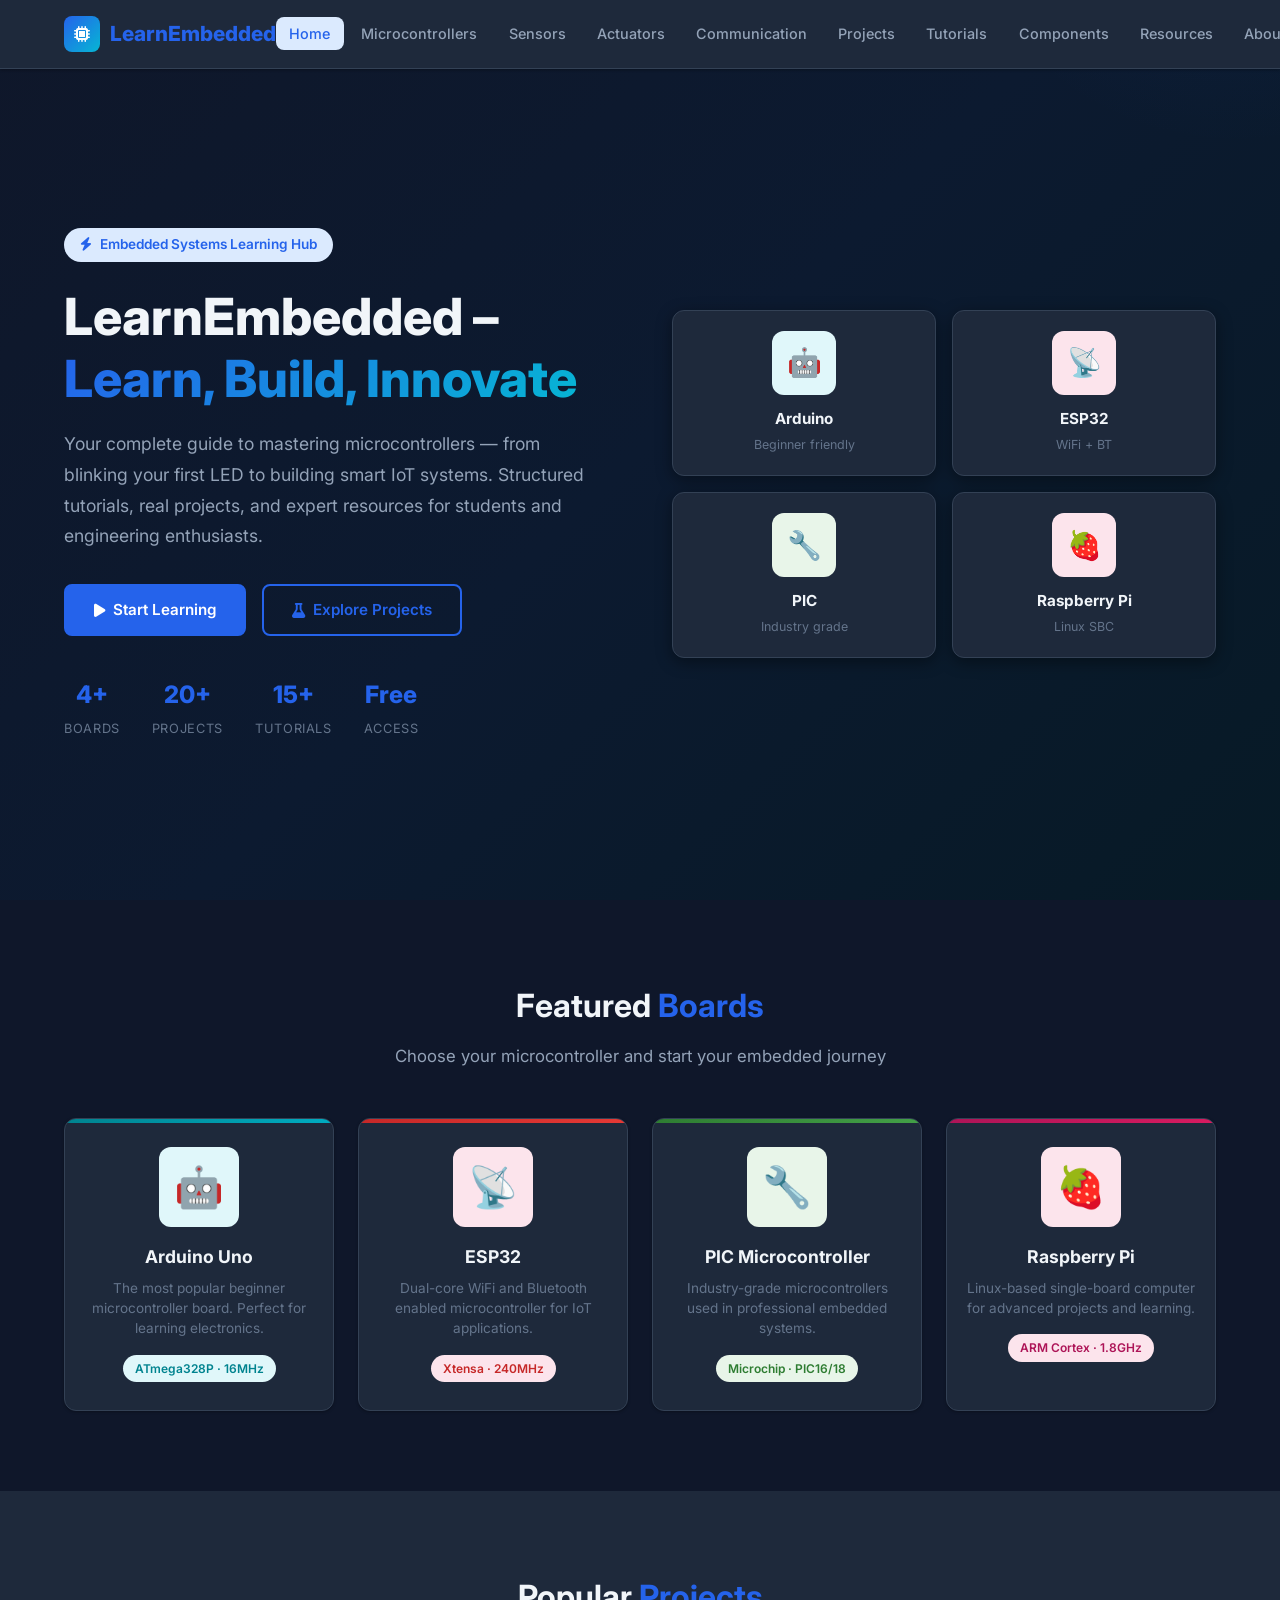
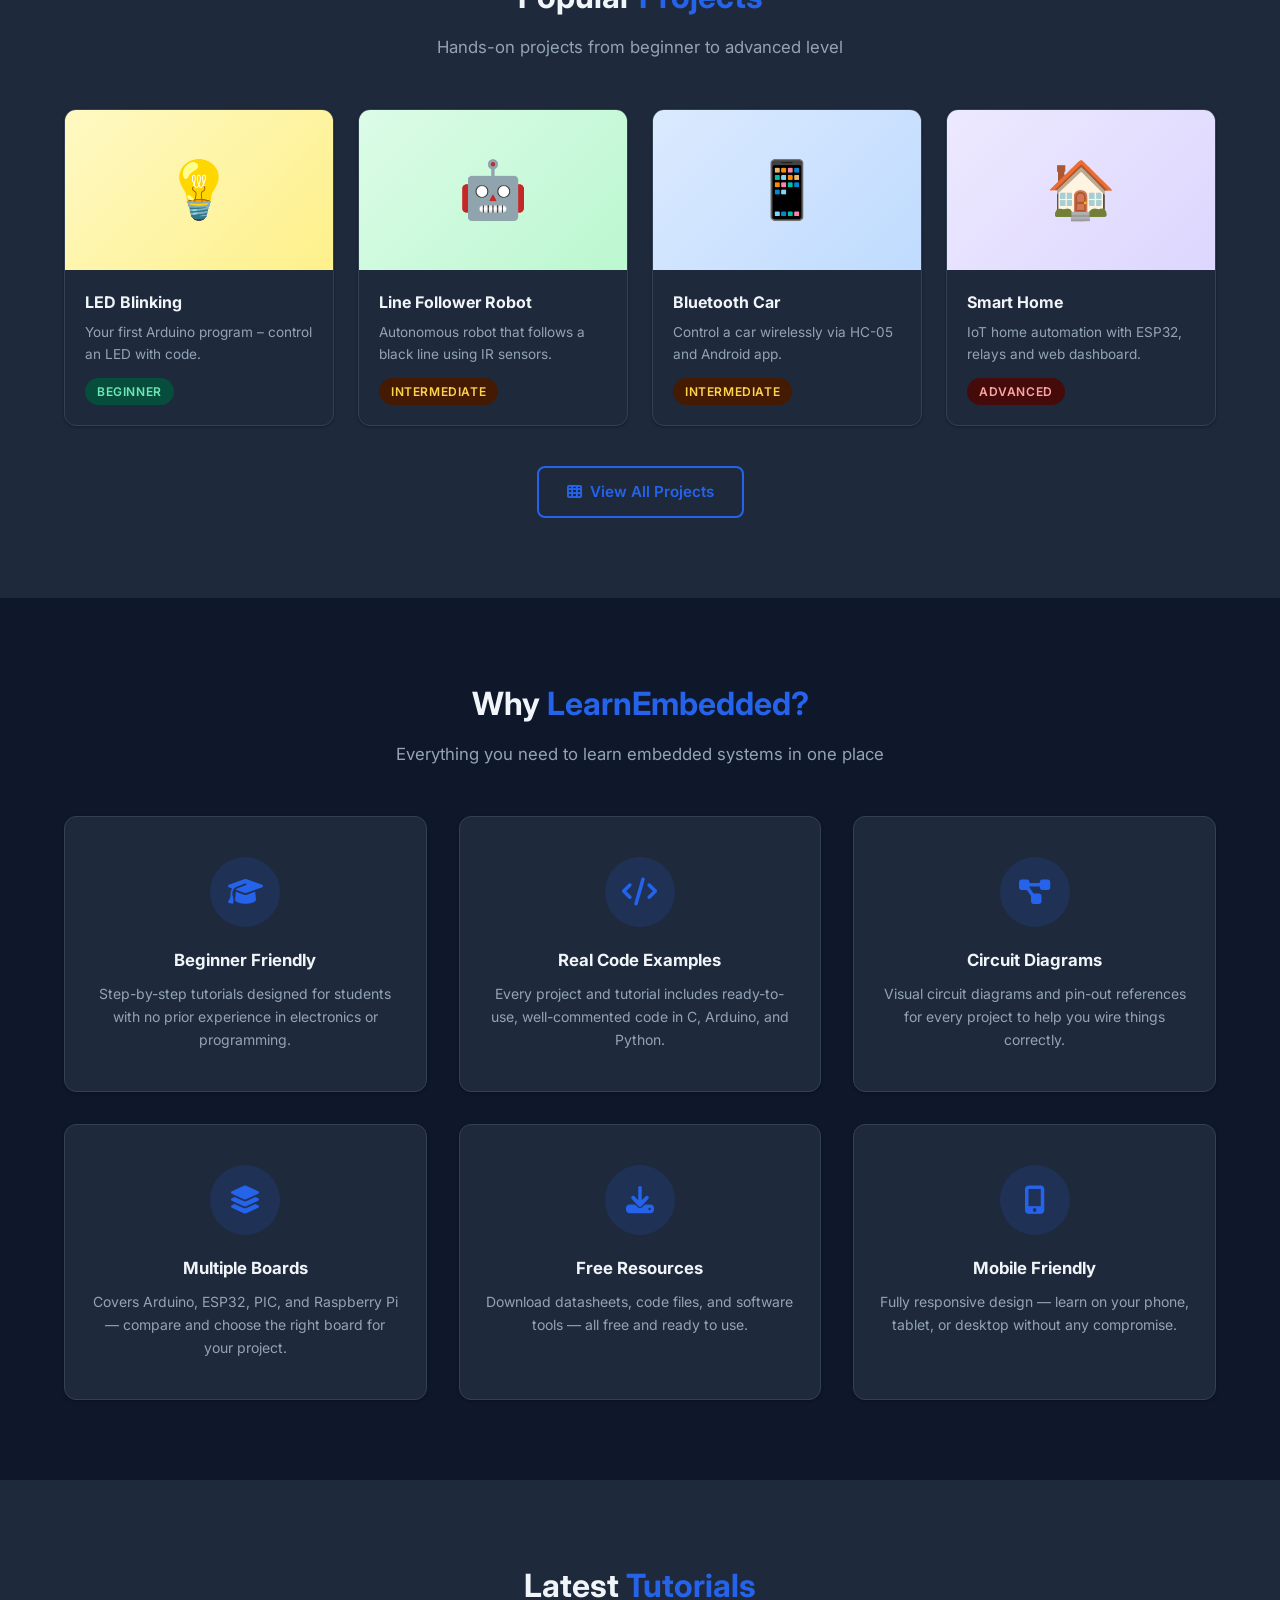
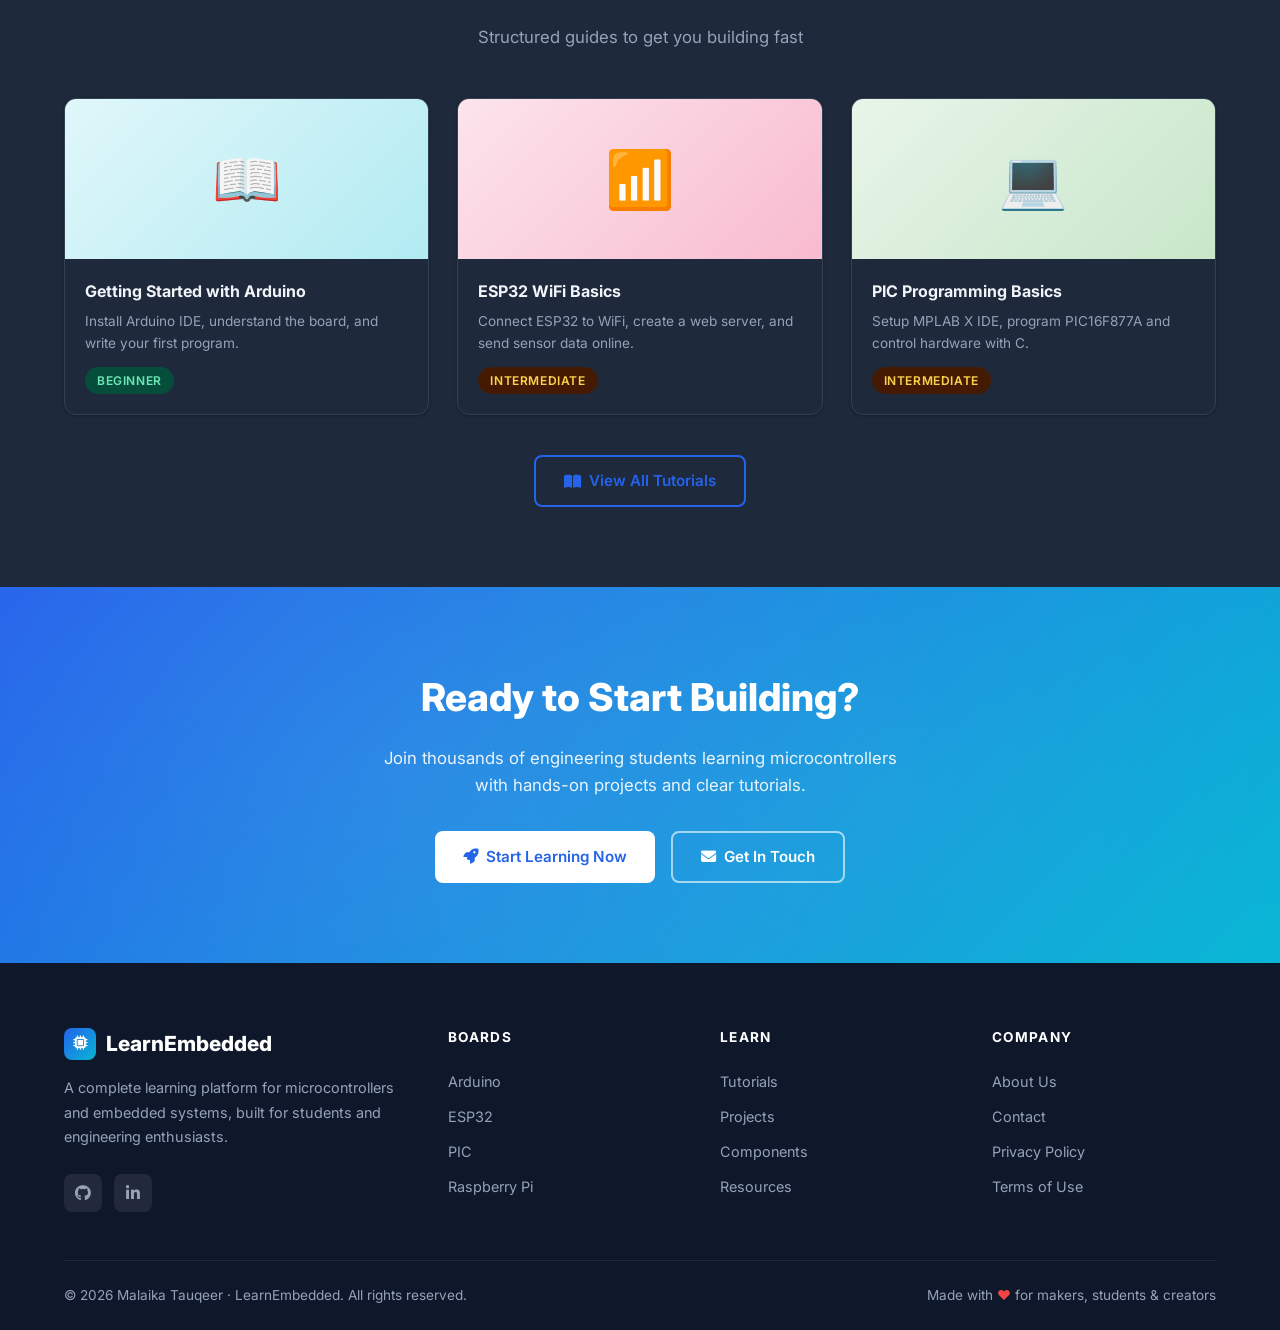
<file: index.html>
﻿<!DOCTYPE html>
<html lang="en" data-theme="dark">
<head>
  <meta charset="UTF-8" />
  <meta name="viewport" content="width=device-width, initial-scale=1.0" />
  <meta name="description" content="LearnEmbedded – Learn Arduino, ESP32, PIC, Raspberry Pi with projects, tutorials, and resources for makers, students &amp; creators." />
  <meta name="keywords" content="microcontroller, arduino, esp32, pic, raspberry pi, embedded systems, tutorials, projects" />
  <meta name="author" content="LearnEmbedded" />
  <meta property="og:title" content="LearnEmbedded – Learn, Build, Innovate" />
  <meta property="og:description" content="Complete learning hub for microcontrollers and embedded systems." />
  <meta property="og:type" content="website" />
  <title>LearnEmbedded – Learn, Build, Innovate</title>
  <link rel="stylesheet" href="css/style.css" />
  <link rel="stylesheet" href="https://cdnjs.cloudflare.com/ajax/libs/font-awesome/6.5.0/css/all.min.css" />
  <link rel="preconnect" href="https://fonts.googleapis.com" />
  <link href="https://fonts.googleapis.com/css2?family=Inter:wght@400;500;600;700;800&display=swap" rel="stylesheet" />
  <style>
    body { font-family: 'Inter', var(--font); }

    /* ---- Featured section ---- */
    .features-section { background: var(--bg-card); }

    .icon-box {
      width: 56px; height: 56px; border-radius: var(--radius);
      display: flex; align-items: center; justify-content: center;
      font-size: 1.5rem; margin-bottom: 1rem;
    }

    /* ---- Boards grid on homepage ---- */
    .boards-grid {
      display: grid;
      grid-template-columns: repeat(4, 1fr);
      gap: 1.5rem;
    }

    .hboard-card {
      background: var(--bg-card);
      border: 1px solid var(--border-card);
      border-radius: var(--radius);
      padding: 1.75rem 1.25rem;
      text-align: center;
      box-shadow: var(--shadow-sm);
      transition: transform var(--transition), box-shadow var(--transition), border-color var(--transition);
      position: relative;
      overflow: hidden;
      text-decoration: none;
      display: block;
    }

    .hboard-card::before {
      content: '';
      position: absolute;
      top: 0; left: 0; right: 0;
      height: 4px;
    }

    .hboard-card.arduino::before { background: linear-gradient(90deg,#00838f,#00acc1); }
    .hboard-card.esp32::before   { background: linear-gradient(90deg,#c62828,#e53935); }
    .hboard-card.pic::before     { background: linear-gradient(90deg,#2e7d32,#43a047); }
    .hboard-card.raspi::before   { background: linear-gradient(90deg,#ad1457,#d81b60); }

    .hboard-card:hover {
      transform: translateY(-8px);
      box-shadow: var(--shadow-lg);
    }

    .hboard-card.arduino:hover { border-color: #00838f; }
    .hboard-card.esp32:hover   { border-color: #c62828; }
    .hboard-card.pic:hover     { border-color: #2e7d32; }
    .hboard-card.raspi:hover   { border-color: #ad1457; }

    .hboard-icon {
      width: 80px; height: 80px; border-radius: var(--radius);
      display: flex; align-items: center; justify-content: center;
      font-size: 2.5rem; margin: 0 auto 1rem;
    }

    .arduino .hboard-icon  { background: #e0f7fa; }
    .esp32   .hboard-icon  { background: #fce4ec; }
    .pic     .hboard-icon  { background: #e8f5e9; }
    .raspi   .hboard-icon  { background: #fce4ec; }

    .hboard-card h3 { font-size: 1.1rem; font-weight: 700; margin-bottom: 0.4rem; color: var(--text-primary); }
    .hboard-card p  { font-size: 0.85rem; color: var(--text-muted); margin-bottom: 1rem; line-height: 1.5; }
    .hboard-tag {
      display: inline-block;
      font-size: 0.75rem; font-weight: 600;
      padding: 0.25rem 0.75rem;
      border-radius: 50px;
    }

    .arduino .hboard-tag  { background: #e0f7fa; color: #00838f; }
    .esp32   .hboard-tag  { background: #fce4ec; color: #c62828; }
    .pic     .hboard-tag  { background: #e8f5e9; color: #2e7d32; }
    .raspi   .hboard-tag  { background: #fce4ec; color: #ad1457; }

    /* ---- Projects preview ---- */
    .project-preview-card {
      background: var(--bg-card);
      border: 1px solid var(--border-card);
      border-radius: var(--radius);
      overflow: hidden;
      box-shadow: var(--shadow-sm);
      transition: transform var(--transition), box-shadow var(--transition);
      text-decoration: none;
      display: block;
      color: inherit;
    }

    .project-preview-card:hover { transform: translateY(-6px); box-shadow: var(--shadow); }

    .ppc-img {
      height: 160px;
      display: flex; align-items: center; justify-content: center;
      font-size: 3.5rem;
    }

    .ppc-body { padding: 1.25rem; }
    .ppc-body h4 { font-weight: 700; margin-bottom: 0.4rem; color: var(--text-primary); }
    .ppc-body p  { font-size: 0.85rem; color: var(--text-secondary); margin-bottom: 0.75rem; }

    /* ---- Why section ---- */
    .why-grid {
      display: grid;
      grid-template-columns: repeat(3, 1fr);
      gap: 2rem;
    }

    .why-card {
      text-align: center;
      padding: 2.5rem 1.5rem;
      border-radius: var(--radius);
      background: var(--bg-card);
      border: 1px solid var(--border-card);
      box-shadow: var(--shadow-sm);
      transition: transform var(--transition);
    }
    .why-card:hover { transform: translateY(-5px); }
    .why-card .why-icon {
      width: 70px; height: 70px;
      border-radius: 50%;
      background: var(--primary-light);
      color: var(--primary);
      display: flex; align-items: center; justify-content: center;
      font-size: 1.75rem;
      margin: 0 auto 1.25rem;
    }
    [data-theme="dark"] .why-card .why-icon { background: rgba(37,99,235,0.15); }
    .why-card h4 { font-weight: 700; font-size: 1.05rem; margin-bottom: 0.5rem; }
    .why-card p  { font-size: 0.875rem; color: var(--text-secondary); line-height: 1.65; }

    /* ---- CTA Banner ---- */
    .cta-banner {
      background: linear-gradient(135deg, var(--primary), var(--accent));
      color: white; text-align: center;
      padding: 5rem 2rem;
      position: relative; overflow: hidden;
    }
    .cta-banner::before {
      content: '';
      position: absolute; inset: 0;
      background: radial-gradient(circle at 30% 50%, rgba(255,255,255,0.08), transparent 60%),
                  radial-gradient(circle at 70% 50%, rgba(255,255,255,0.05), transparent 60%);
    }
    .cta-banner h2 { font-size: clamp(1.6rem,3vw,2.4rem); font-weight: 800; margin-bottom: 1rem; position: relative; }
    .cta-banner p  { font-size: 1.05rem; opacity: 0.9; max-width: 520px; margin: 0 auto 2rem; position: relative; }
    .cta-banner .cta-btns { display: flex; gap: 1rem; justify-content: center; flex-wrap: wrap; position: relative; }
    .btn-white { background: white; color: var(--primary); border: none; }
    .btn-white:hover { background: #f0f9ff; color: var(--primary-dark); transform: translateY(-2px); box-shadow: 0 6px 20px rgba(0,0,0,0.15); }
    .btn-ghost { background: transparent; color: white; border: 2px solid rgba(255,255,255,0.6); }
    .btn-ghost:hover { background: rgba(255,255,255,0.15); color: white; }

    @media (max-width: 1024px) { .boards-grid { grid-template-columns: 1fr 1fr; } }
    @media (max-width: 768px)  { .boards-grid { grid-template-columns: 1fr 1fr; } .why-grid { grid-template-columns: 1fr; } }
    @media (max-width: 480px)  { .boards-grid { grid-template-columns: 1fr; } }
  </style>
  <!-- Google tag (gtag.js) -->
  <script async src="https://www.googletagmanager.com/gtag/js?id=G-D660F72PGC"></script>
  <script>
    window.dataLayer = window.dataLayer || [];
    function gtag(){dataLayer.push(arguments);}
    gtag('js', new Date());
    gtag('config', 'G-D660F72PGC');
  </script>
</head>
<body>

<!-- ============================================================
     NAVBAR
     ============================================================ -->
<nav class="navbar" id="navbar">
  <div class="nav-container">
    <a href="index.html" class="nav-brand" id="siteLogo" title="">
      <div class="brand-icon"><i class="fas fa-microchip"></i></div>
      LearnEmbedded
    </a>

    <ul class="nav-links">
      <li><a href="index.html" class="active">Home</a></li>
      <li><a href="microcontrollers.html">Microcontrollers</a></li>
      <li><a href="sensors.html">Sensors</a></li>
      <li><a href="actuators.html">Actuators</a></li>
      <li><a href="communication.html">Communication</a></li>
      <li><a href="projects.html">Projects</a></li>
      <li><a href="tutorials.html">Tutorials</a></li>
      <li><a href="components.html">Components</a></li>
      <li><a href="resources.html">Resources</a></li>
      <li><a href="about.html">About</a></li>
      <li><a href="contact.html">Contact</a></li>
    </ul>

    <div class="nav-actions">
      <div class="nav-search">
        <i class="fas fa-search search-icon"></i>
        <input type="text" placeholder="Search boards, projects…" aria-label="Search" />
      </div>
      <button class="theme-toggle" aria-label="Toggle dark mode">
        <i class="fas fa-moon"></i>
      </button>
      <button class="hamburger" aria-label="Toggle menu">
        <span></span><span></span><span></span>
      </button>
    </div>
  </div>
</nav>

<!-- ============================================================
     HERO
     ============================================================ -->
<section class="hero">
  <div class="container">
    <div class="hero-content">
      <!-- Left -->
      <div>
        <div class="hero-badge animate-fade-up">
          <i class="fas fa-bolt"></i> Embedded Systems Learning Hub
        </div>
        <h1 class="hero-title animate-fade-up delay-1">
          LearnEmbedded –<br>
          <span class="gradient-text">Learn, Build, Innovate</span>
        </h1>
        <p class="hero-desc animate-fade-up delay-2">
          Your complete guide to mastering microcontrollers — from blinking your first LED
          to building smart IoT systems. Structured tutorials, real projects, and expert resources
          for students and engineering enthusiasts.
        </p>
        <div class="hero-buttons animate-fade-up delay-3">
          <a href="tutorials.html" class="btn btn-primary">
            <i class="fas fa-play"></i> Start Learning
          </a>
          <a href="projects.html" class="btn btn-outline">
            <i class="fas fa-flask"></i> Explore Projects
          </a>
        </div>
        <div class="hero-stats animate-fade-up delay-4">
          <div class="stat-item">
            <span class="stat-number">4+</span>
            <span class="stat-label">Boards</span>
          </div>
          <div class="stat-item">
            <span class="stat-number">20+</span>
            <span class="stat-label">Projects</span>
          </div>
          <div class="stat-item">
            <span class="stat-number">15+</span>
            <span class="stat-label">Tutorials</span>
          </div>
          <div class="stat-item">
            <span class="stat-number">Free</span>
            <span class="stat-label">Access</span>
          </div>
        </div>
      </div>

      <!-- Right – Board Cards -->
      <div class="hero-visual animate-float">
        <div class="board-card arduino">
          <div class="board-icon"><span>🤖</span></div>
          <h4>Arduino</h4>
          <p>Beginner friendly</p>
        </div>
        <div class="board-card esp32">
          <div class="board-icon"><span>📡</span></div>
          <h4>ESP32</h4>
          <p>WiFi + BT</p>
        </div>
        <div class="board-card pic">
          <div class="board-icon"><span>🔧</span></div>
          <h4>PIC</h4>
          <p>Industry grade</p>
        </div>
        <div class="board-card raspi">
          <div class="board-icon"><span>🍓</span></div>
          <h4>Raspberry Pi</h4>
          <p>Linux SBC</p>
        </div>
      </div>
    </div>
  </div>
</section>

<!-- ============================================================
     FEATURED BOARDS
     ============================================================ -->
<section class="section-padding">
  <div class="container">
    <div class="section-header">
      <h2 class="section-title">Featured <span class="highlight">Boards</span></h2>
      <p class="section-subtitle">Choose your microcontroller and start your embedded journey</p>
    </div>
    <div class="boards-grid">

      <a href="microcontrollers.html#arduino" class="hboard-card arduino">
        <div class="hboard-icon">🤖</div>
        <h3>Arduino Uno</h3>
        <p>The most popular beginner microcontroller board. Perfect for learning electronics.</p>
        <span class="hboard-tag">ATmega328P · 16MHz</span>
      </a>

      <a href="microcontrollers.html#esp32" class="hboard-card esp32">
        <div class="hboard-icon">📡</div>
        <h3>ESP32</h3>
        <p>Dual-core WiFi and Bluetooth enabled microcontroller for IoT applications.</p>
        <span class="hboard-tag">Xtensa · 240MHz</span>
      </a>

      <a href="microcontrollers.html#pic" class="hboard-card pic">
        <div class="hboard-icon">🔧</div>
        <h3>PIC Microcontroller</h3>
        <p>Industry-grade microcontrollers used in professional embedded systems.</p>
        <span class="hboard-tag">Microchip · PIC16/18</span>
      </a>

      <a href="microcontrollers.html#raspi" class="hboard-card raspi">
        <div class="hboard-icon">🍓</div>
        <h3>Raspberry Pi</h3>
        <p>Linux-based single-board computer for advanced projects and learning.</p>
        <span class="hboard-tag">ARM Cortex · 1.8GHz</span>
      </a>

    </div>
  </div>
</section>

<!-- ============================================================
     FEATURED PROJECTS
     ============================================================ -->
<section class="section-padding features-section">
  <div class="container">
    <div class="section-header">
      <h2 class="section-title">Popular <span class="highlight">Projects</span></h2>
      <p class="section-subtitle">Hands-on projects from beginner to advanced level</p>
    </div>
    <div class="grid-4">

      <a href="projects.html#led" class="project-preview-card">
        <div class="ppc-img" style="background:linear-gradient(135deg,#fef9c3,#fef08a);">💡</div>
        <div class="ppc-body">
          <h4>LED Blinking</h4>
          <p>Your first Arduino program – control an LED with code.</p>
          <span class="badge badge-beginner">Beginner</span>
        </div>
      </a>

      <a href="projects.html#line-follower" class="project-preview-card">
        <div class="ppc-img" style="background:linear-gradient(135deg,#dcfce7,#bbf7d0);">🤖</div>
        <div class="ppc-body">
          <h4>Line Follower Robot</h4>
          <p>Autonomous robot that follows a black line using IR sensors.</p>
          <span class="badge badge-intermediate">Intermediate</span>
        </div>
      </a>

      <a href="projects.html#bt-car" class="project-preview-card">
        <div class="ppc-img" style="background:linear-gradient(135deg,#dbeafe,#bfdbfe);">📱</div>
        <div class="ppc-body">
          <h4>Bluetooth Car</h4>
          <p>Control a car wirelessly via HC-05 and Android app.</p>
          <span class="badge badge-intermediate">Intermediate</span>
        </div>
      </a>

      <a href="projects.html#smart-home" class="project-preview-card">
        <div class="ppc-img" style="background:linear-gradient(135deg,#ede9fe,#ddd6fe);">🏠</div>
        <div class="ppc-body">
          <h4>Smart Home</h4>
          <p>IoT home automation with ESP32, relays and web dashboard.</p>
          <span class="badge badge-advanced">Advanced</span>
        </div>
      </a>

    </div>
    <div style="text-align:center;margin-top:2.5rem;">
      <a href="projects.html" class="btn btn-outline"><i class="fas fa-th"></i> View All Projects</a>
    </div>
  </div>
</section>

<!-- ============================================================
     WHY CHOOSE US
     ============================================================ -->
<section class="section-padding">
  <div class="container">
    <div class="section-header">
      <h2 class="section-title">Why <span class="highlight">LearnEmbedded?</span></h2>
      <p class="section-subtitle">Everything you need to learn embedded systems in one place</p>
    </div>
    <div class="why-grid">

      <div class="why-card">
        <div class="why-icon"><i class="fas fa-graduation-cap"></i></div>
        <h4>Beginner Friendly</h4>
        <p>Step-by-step tutorials designed for students with no prior experience in electronics or programming.</p>
      </div>

      <div class="why-card">
        <div class="why-icon"><i class="fas fa-code"></i></div>
        <h4>Real Code Examples</h4>
        <p>Every project and tutorial includes ready-to-use, well-commented code in C, Arduino, and Python.</p>
      </div>

      <div class="why-card">
        <div class="why-icon"><i class="fas fa-project-diagram"></i></div>
        <h4>Circuit Diagrams</h4>
        <p>Visual circuit diagrams and pin-out references for every project to help you wire things correctly.</p>
      </div>

      <div class="why-card">
        <div class="why-icon"><i class="fas fa-layer-group"></i></div>
        <h4>Multiple Boards</h4>
        <p>Covers Arduino, ESP32, PIC, and Raspberry Pi — compare and choose the right board for your project.</p>
      </div>

      <div class="why-card">
        <div class="why-icon"><i class="fas fa-download"></i></div>
        <h4>Free Resources</h4>
        <p>Download datasheets, code files, and software tools — all free and ready to use.</p>
      </div>

      <div class="why-card">
        <div class="why-icon"><i class="fas fa-mobile-alt"></i></div>
        <h4>Mobile Friendly</h4>
        <p>Fully responsive design — learn on your phone, tablet, or desktop without any compromise.</p>
      </div>

    </div>
  </div>
</section>

<!-- ============================================================
     TUTORIALS PREVIEW
     ============================================================ -->
<section class="section-padding features-section">
  <div class="container">
    <div class="section-header">
      <h2 class="section-title">Latest <span class="highlight">Tutorials</span></h2>
      <p class="section-subtitle">Structured guides to get you building fast</p>
    </div>
    <div class="grid-3">

      <a href="tutorials.html#arduino-start" class="project-preview-card">
        <div class="ppc-img" style="background:linear-gradient(135deg,#e0f7fa,#b2ebf2);">📖</div>
        <div class="ppc-body">
          <h4>Getting Started with Arduino</h4>
          <p>Install Arduino IDE, understand the board, and write your first program.</p>
          <span class="badge badge-beginner">Beginner</span>
        </div>
      </a>

      <a href="tutorials.html#esp32-wifi" class="project-preview-card">
        <div class="ppc-img" style="background:linear-gradient(135deg,#fce4ec,#f8bbd0);">📶</div>
        <div class="ppc-body">
          <h4>ESP32 WiFi Basics</h4>
          <p>Connect ESP32 to WiFi, create a web server, and send sensor data online.</p>
          <span class="badge badge-intermediate">Intermediate</span>
        </div>
      </a>

      <a href="tutorials.html#pic-basics" class="project-preview-card">
        <div class="ppc-img" style="background:linear-gradient(135deg,#e8f5e9,#c8e6c9);">💻</div>
        <div class="ppc-body">
          <h4>PIC Programming Basics</h4>
          <p>Setup MPLAB X IDE, program PIC16F877A and control hardware with C.</p>
          <span class="badge badge-intermediate">Intermediate</span>
        </div>
      </a>

    </div>
    <div style="text-align:center;margin-top:2.5rem;">
      <a href="tutorials.html" class="btn btn-outline"><i class="fas fa-book-open"></i> View All Tutorials</a>
    </div>
  </div>
</section>

<!-- ============================================================
     CTA BANNER
     ============================================================ -->
<section class="cta-banner">
  <div class="container">
    <h2>Ready to Start Building?</h2>
    <p>Join thousands of engineering students learning microcontrollers with hands-on projects and clear tutorials.</p>
    <div class="cta-btns">
      <a href="tutorials.html" class="btn btn-white"><i class="fas fa-rocket"></i> Start Learning Now</a>
      <a href="contact.html" class="btn btn-ghost"><i class="fas fa-envelope"></i> Get In Touch</a>
    </div>
  </div>
</section>

<!-- ============================================================
     FOOTER
     ============================================================ -->
<footer class="footer">
  <div class="container">
    <div class="footer-grid">
      <div class="footer-brand">
        <div class="brand-name">
          <div class="brand-icon" style="width:32px;height:32px;background:linear-gradient(135deg,#2563eb,#06b6d4);border-radius:8px;display:flex;align-items:center;justify-content:center;color:white;font-size:0.9rem;">
            <i class="fas fa-microchip"></i>
          </div>
          LearnEmbedded
        </div>
        <p>A complete learning platform for microcontrollers and embedded systems, built for students and engineering enthusiasts.</p>
        <div class="social-links">
          <a href="https://github.com/malaika-09" target="_blank" rel="noopener" class="social-link" aria-label="GitHub"><i class="fab fa-github"></i></a>
          <a href="https://www.linkedin.com/in/malaika-tauqeer-a364b62b9" target="_blank" rel="noopener" class="social-link" aria-label="LinkedIn"><i class="fab fa-linkedin-in"></i></a>
        </div>
      </div>

      <div>
        <h4 class="footer-heading">Boards</h4>
        <ul class="footer-links">
          <li><a href="microcontrollers.html#arduino">Arduino</a></li>
          <li><a href="microcontrollers.html#esp32">ESP32</a></li>
          <li><a href="microcontrollers.html#pic">PIC</a></li>
          <li><a href="microcontrollers.html#raspi">Raspberry Pi</a></li>
        </ul>
      </div>

      <div>
        <h4 class="footer-heading">Learn</h4>
        <ul class="footer-links">
          <li><a href="tutorials.html">Tutorials</a></li>
          <li><a href="projects.html">Projects</a></li>
          <li><a href="components.html">Components</a></li>
          <li><a href="resources.html">Resources</a></li>
        </ul>
      </div>

      <div>
        <h4 class="footer-heading">Company</h4>
        <ul class="footer-links">
          <li><a href="about.html">About Us</a></li>
          <li><a href="contact.html">Contact</a></li>
          <li><a href="#">Privacy Policy</a></li>
          <li><a href="#">Terms of Use</a></li>
        </ul>
      </div>
    </div>

    <div class="footer-bottom">
    <p>© 2026 Malaika Tauqeer · LearnEmbedded. All rights reserved.</p>
      <p>Made with <span style="color:#ef4444">♥</span> for makers, students &amp; creators</p>
    </div>
  </div>
</footer>

<!-- Scroll to Top -->
<button class="scroll-top" aria-label="Scroll to top"><i class="fas fa-arrow-up"></i></button>

<script src="js/main.js"></script>
<script src="js/search.js"></script>

<!-- ADMIN PANEL MODAL - Embedded inside website, Logo 3x click to open -->
<div id="adminModal" style="display:none;position:fixed;inset:0;z-index:99999;background:rgba(0,0,0,.96);overflow-y:auto;">
  <div id="adminLoginBox" style="max-width:360px;margin:80px auto;background:#1e293b;border:1px solid #334155;border-radius:16px;padding:2rem;">
    <div style="text-align:center;margin-bottom:1.5rem">
      <div style="width:56px;height:56px;background:linear-gradient(135deg,#2563eb,#06b6d4);border-radius:12px;display:flex;align-items:center;justify-content:center;font-size:1.5rem;margin:0 auto .75rem">👑</div>
      <h2 style="color:white;font-size:1.2rem;font-weight:800">Admin Panel</h2>
      <p style="color:#64748b;font-size:.8rem;margin-top:.25rem">LearnEmbedded · Malaika Tauqeer</p>
    </div>
    <div id="adminErr" style="display:none;background:rgba(239,68,68,.15);border:1px solid #ef4444;color:#fca5a5;padding:.6rem .9rem;border-radius:8px;font-size:.82rem;margin-bottom:.85rem">Wrong password!</div>
    <input type="password" id="adminPwIn" placeholder="Enter password…" onkeydown="if(event.key==='Enter')adminLogin()" style="width:100%;padding:.7rem 1rem;background:#0f172a;border:1.5px solid #334155;border-radius:8px;color:white;font-size:.9rem;outline:none;margin-bottom:.85rem;font-family:inherit;box-sizing:border-box" />
    <button onclick="adminLogin()" style="width:100%;padding:.75rem;background:#2563eb;color:white;border:none;border-radius:8px;font-size:.9rem;font-weight:700;cursor:pointer;font-family:inherit">Login →</button>
    <button onclick="closeAdmin()" style="width:100%;padding:.5rem;background:transparent;color:#64748b;border:none;font-size:.82rem;cursor:pointer;margin-top:.4rem;font-family:inherit">Cancel</button>
  </div>
  <div id="adminDash" style="display:none;max-width:860px;margin:0 auto;padding:1.25rem">
    <div style="display:flex;align-items:center;justify-content:space-between;margin-bottom:1.25rem">
      <div style="display:flex;align-items:center;gap:.7rem">
        <div style="width:40px;height:40px;background:linear-gradient(135deg,#2563eb,#06b6d4);border-radius:10px;display:flex;align-items:center;justify-content:center;font-size:1.1rem">🔧</div>
        <div><h2 style="color:white;font-size:1rem;font-weight:800;margin:0">Admin Dashboard</h2><p style="color:#64748b;font-size:.72rem;margin:0">LearnEmbedded</p></div>
      </div>
      <div style="display:flex;gap:.4rem">
        <a href="index.html" target="_blank" style="padding:.4rem .9rem;background:transparent;color:#94a3b8;border:1px solid #334155;border-radius:8px;font-size:.78rem;text-decoration:none">View Site ↗</a>
        <button onclick="closeAdmin()" style="padding:.4rem .9rem;background:#ef4444;color:white;border:none;border-radius:8px;font-size:.78rem;cursor:pointer;font-family:inherit">✕ Close</button>
      </div>
    </div>
    <!-- TABS - all visible at once -->
    <div style="display:flex;gap:.4rem;flex-wrap:wrap;margin-bottom:1.1rem">
      <button onclick="showATab('site',this)" class="atab-btn" style="padding:.45rem .9rem;border-radius:8px;font-size:.8rem;font-weight:600;cursor:pointer;font-family:inherit;border:none;background:#2563eb;color:white">🌐 Site</button>
      <button onclick="showATab('ann',this)" class="atab-btn" style="padding:.45rem .9rem;border-radius:8px;font-size:.8rem;font-weight:600;cursor:pointer;font-family:inherit;border:1px solid #334155;background:transparent;color:#94a3b8">📢 Announce</button>
      <button onclick="showATab('links',this)" class="atab-btn" style="padding:.45rem .9rem;border-radius:8px;font-size:.8rem;font-weight:600;cursor:pointer;font-family:inherit;border:1px solid #334155;background:transparent;color:#94a3b8">🔗 Links</button>
      <button onclick="showATab('team',this)" class="atab-btn" style="padding:.45rem .9rem;border-radius:8px;font-size:.8rem;font-weight:600;cursor:pointer;font-family:inherit;border:1px solid #334155;background:transparent;color:#94a3b8">👥 Team</button>
      <button onclick="showATab('pass',this)" class="atab-btn" style="padding:.45rem .9rem;border-radius:8px;font-size:.8rem;font-weight:600;cursor:pointer;font-family:inherit;border:1px solid #334155;background:transparent;color:#94a3b8">🔐 Password</button>
    </div>
    <!-- SITE TAB -->
    <div id="ap-site" class="ap-tab" style="background:#1e293b;border:1px solid #334155;border-radius:12px;padding:1.25rem">
      <h3 style="color:white;font-size:.9rem;font-weight:700;margin:0 0 1rem">🌐 Site Info</h3>
      <div style="display:grid;grid-template-columns:1fr 1fr;gap:.85rem">
        <div><label style="display:block;font-size:.72rem;color:#64748b;text-transform:uppercase;letter-spacing:.06em;margin-bottom:.3rem">Site Name</label><input id="as-name" style="width:100%;padding:.55rem .8rem;background:#0f172a;border:1px solid #334155;border-radius:7px;color:white;font-size:.85rem;outline:none;font-family:inherit;box-sizing:border-box" /></div>
        <div><label style="display:block;font-size:.72rem;color:#64748b;text-transform:uppercase;letter-spacing:.06em;margin-bottom:.3rem">Tagline</label><input id="as-tag" style="width:100%;padding:.55rem .8rem;background:#0f172a;border:1px solid #334155;border-radius:7px;color:white;font-size:.85rem;outline:none;font-family:inherit;box-sizing:border-box" /></div>
        <div style="grid-column:1/-1"><label style="display:block;font-size:.72rem;color:#64748b;text-transform:uppercase;letter-spacing:.06em;margin-bottom:.3rem">Hero Description</label><textarea id="as-desc" rows="2" style="width:100%;padding:.55rem .8rem;background:#0f172a;border:1px solid #334155;border-radius:7px;color:white;font-size:.85rem;outline:none;resize:vertical;font-family:inherit;box-sizing:border-box"></textarea></div>
      </div>
      <button onclick="saveSite()" style="margin-top:.85rem;padding:.55rem 1.25rem;background:#10b981;color:white;border:none;border-radius:8px;font-size:.82rem;font-weight:700;cursor:pointer;font-family:inherit">💾 Save</button>
    </div>
    <!-- ANNOUNCE TAB -->
    <div id="ap-ann" class="ap-tab" style="display:none;background:#1e293b;border:1px solid #334155;border-radius:12px;padding:1.25rem">
      <h3 style="color:white;font-size:.9rem;font-weight:700;margin:0 0 1rem">📢 Announcement Banner</h3>
      <div style="margin-bottom:.85rem"><label style="display:block;font-size:.72rem;color:#64748b;text-transform:uppercase;letter-spacing:.06em;margin-bottom:.3rem">Message</label><input id="aa-txt" placeholder="e.g. 🎉 New ESP32 project added!" style="width:100%;padding:.55rem .8rem;background:#0f172a;border:1px solid #334155;border-radius:7px;color:white;font-size:.85rem;outline:none;font-family:inherit;box-sizing:border-box" /></div>
      <label style="display:flex;align-items:center;gap:.6rem;cursor:pointer;margin-bottom:.85rem"><input type="checkbox" id="aa-on" style="width:16px;height:16px;accent-color:#2563eb" /><span style="color:#94a3b8;font-size:.85rem">Show on website</span></label>
      <button onclick="saveAnn()" style="padding:.55rem 1.25rem;background:#10b981;color:white;border:none;border-radius:8px;font-size:.82rem;font-weight:700;cursor:pointer;font-family:inherit">💾 Save</button>
    </div>
    <!-- LINKS TAB -->
    <div id="ap-links" class="ap-tab" style="display:none;background:#1e293b;border:1px solid #334155;border-radius:12px;padding:1.25rem">
      <h3 style="color:white;font-size:.9rem;font-weight:700;margin:0 0 1rem">🔗 Social Links</h3>
      <div style="display:grid;grid-template-columns:1fr 1fr;gap:.85rem">
        <div><label style="display:block;font-size:.72rem;color:#64748b;text-transform:uppercase;letter-spacing:.06em;margin-bottom:.3rem">Email</label><input id="al-em" style="width:100%;padding:.55rem .8rem;background:#0f172a;border:1px solid #334155;border-radius:7px;color:white;font-size:.85rem;outline:none;font-family:inherit;box-sizing:border-box" /></div>
        <div><label style="display:block;font-size:.72rem;color:#64748b;text-transform:uppercase;letter-spacing:.06em;margin-bottom:.3rem">LinkedIn</label><input id="al-li" style="width:100%;padding:.55rem .8rem;background:#0f172a;border:1px solid #334155;border-radius:7px;color:white;font-size:.85rem;outline:none;font-family:inherit;box-sizing:border-box" /></div>
        <div><label style="display:block;font-size:.72rem;color:#64748b;text-transform:uppercase;letter-spacing:.06em;margin-bottom:.3rem">GitHub</label><input id="al-gh" style="width:100%;padding:.55rem .8rem;background:#0f172a;border:1px solid #334155;border-radius:7px;color:white;font-size:.85rem;outline:none;font-family:inherit;box-sizing:border-box" /></div>
        <div><label style="display:block;font-size:.72rem;color:#64748b;text-transform:uppercase;letter-spacing:.06em;margin-bottom:.3rem">Location</label><input id="al-loc" style="width:100%;padding:.55rem .8rem;background:#0f172a;border:1px solid #334155;border-radius:7px;color:white;font-size:.85rem;outline:none;font-family:inherit;box-sizing:border-box" /></div>
      </div>
      <button onclick="saveLinks()" style="margin-top:.85rem;padding:.55rem 1.25rem;background:#10b981;color:white;border:none;border-radius:8px;font-size:.82rem;font-weight:700;cursor:pointer;font-family:inherit">💾 Save</button>
    </div>
    <!-- TEAM TAB -->
    <div id="ap-team" class="ap-tab" style="display:none;background:#1e293b;border:1px solid #334155;border-radius:12px;padding:1.25rem">
      <h3 style="color:white;font-size:.9rem;font-weight:700;margin:0 0 1rem">👥 Team Members</h3>
      <div style="display:grid;grid-template-columns:1fr 1fr;gap:.85rem">
        <div style="background:#0f172a;border-radius:10px;padding:1rem;border:1px solid #334155">
          <p style="color:#06b6d4;font-size:.8rem;font-weight:700;margin:0 0 .75rem">👑 Malaika Tauqeer</p>
          <div style="margin-bottom:.65rem"><label style="display:block;font-size:.7rem;color:#64748b;margin-bottom:.25rem">Role</label><input id="at-r1" style="width:100%;padding:.5rem .7rem;background:#1e293b;border:1px solid #334155;border-radius:6px;color:white;font-size:.82rem;outline:none;font-family:inherit;box-sizing:border-box" /></div>
          <div><label style="display:block;font-size:.7rem;color:#64748b;margin-bottom:.25rem">Bio</label><textarea id="at-b1" rows="2" style="width:100%;padding:.5rem .7rem;background:#1e293b;border:1px solid #334155;border-radius:6px;color:white;font-size:.82rem;outline:none;resize:vertical;font-family:inherit;box-sizing:border-box"></textarea></div>
        </div>
        <div style="background:#0f172a;border-radius:10px;padding:1rem;border:1px solid #334155">
          <p style="color:#06b6d4;font-size:.8rem;font-weight:700;margin:0 0 .75rem">💻 Muhammad Bin Javaid</p>
          <div style="margin-bottom:.65rem"><label style="display:block;font-size:.7rem;color:#64748b;margin-bottom:.25rem">Role</label><input id="at-r2" style="width:100%;padding:.5rem .7rem;background:#1e293b;border:1px solid #334155;border-radius:6px;color:white;font-size:.82rem;outline:none;font-family:inherit;box-sizing:border-box" /></div>
          <div><label style="display:block;font-size:.7rem;color:#64748b;margin-bottom:.25rem">Bio</label><textarea id="at-b2" rows="2" style="width:100%;padding:.5rem .7rem;background:#1e293b;border:1px solid #334155;border-radius:6px;color:white;font-size:.82rem;outline:none;resize:vertical;font-family:inherit;box-sizing:border-box"></textarea></div>
        </div>
      </div>
      <button onclick="saveTeam()" style="margin-top:.85rem;padding:.55rem 1.25rem;background:#10b981;color:white;border:none;border-radius:8px;font-size:.82rem;font-weight:700;cursor:pointer;font-family:inherit">💾 Save</button>
    </div>
    <!-- PASSWORD TAB -->
    <div id="ap-pass" class="ap-tab" style="display:none;background:#1e293b;border:1px solid #334155;border-radius:12px;padding:1.25rem;max-width:380px">
      <h3 style="color:white;font-size:.9rem;font-weight:700;margin:0 0 1rem">🔐 Change Password</h3>
      <div style="margin-bottom:.75rem"><label style="display:block;font-size:.72rem;color:#64748b;text-transform:uppercase;letter-spacing:.06em;margin-bottom:.3rem">Current Password</label><input type="password" id="ap-cur" style="width:100%;padding:.55rem .8rem;background:#0f172a;border:1px solid #334155;border-radius:7px;color:white;font-size:.85rem;outline:none;font-family:inherit;box-sizing:border-box" /></div>
      <div style="margin-bottom:.75rem"><label style="display:block;font-size:.72rem;color:#64748b;text-transform:uppercase;letter-spacing:.06em;margin-bottom:.3rem">New Password</label><input type="password" id="ap-new" style="width:100%;padding:.55rem .8rem;background:#0f172a;border:1px solid #334155;border-radius:7px;color:white;font-size:.85rem;outline:none;font-family:inherit;box-sizing:border-box" /></div>
      <div style="margin-bottom:.85rem"><label style="display:block;font-size:.72rem;color:#64748b;text-transform:uppercase;letter-spacing:.06em;margin-bottom:.3rem">Confirm New</label><input type="password" id="ap-con" style="width:100%;padding:.55rem .8rem;background:#0f172a;border:1px solid #334155;border-radius:7px;color:white;font-size:.85rem;outline:none;font-family:inherit;box-sizing:border-box" /></div>
      <button onclick="doChangePass()" style="padding:.55rem 1.25rem;background:#2563eb;color:white;border:none;border-radius:8px;font-size:.82rem;font-weight:700;cursor:pointer;font-family:inherit">🔑 Change Password</button>
    </div>
    <div id="adminToast" style="position:fixed;bottom:1.5rem;right:1.5rem;background:#1e293b;color:white;padding:.7rem 1.1rem;border-radius:10px;border-left:4px solid #10b981;font-size:.82rem;transform:translateX(130%);transition:transform .35s cubic-bezier(.34,1.56,.64,1);z-index:999999">✅</div>
  </div>
</div>
<script>
var _ac=0,_at=0,_adminOpen=false;
var DP='Malaika@2026';
function gp(){return localStorage.getItem('le_pass')||DP;}
document.addEventListener('DOMContentLoaded',function(){
  applySS();applyBanner();
  var l=document.getElementById('siteLogo');
  if(l){
    l.addEventListener('click',function(e){
      if(_adminOpen) return;
      var n=Date.now();
      if(n-_at<600) _ac++; else _ac=1;
      _at=n;
      if(_ac>=3){e.preventDefault();e.stopPropagation();openAdmin();_ac=0;return false;}
    });
  }
});
function openAdmin(){
  if(_adminOpen) return;
  _adminOpen=true;
  document.getElementById('adminModal').style.display='block';
  document.body.style.overflow='hidden';
}
function closeAdmin(){
  _adminOpen=false;
  document.getElementById('adminModal').style.display='none';
  document.getElementById('adminLoginBox').style.display='block';
  document.getElementById('adminDash').style.display='none';
  document.getElementById('adminPwIn').value='';
  document.getElementById('adminErr').style.display='none';
  document.body.style.overflow='';
}
function adminLogin(){
  if(document.getElementById('adminPwIn').value===gp()){
    document.getElementById('adminLoginBox').style.display='none';
    document.getElementById('adminDash').style.display='block';
    loadData();
  }else{
    document.getElementById('adminErr').style.display='block';
  }
}
function showATab(n,b){
  document.querySelectorAll('.ap-tab').forEach(function(p){p.style.display='none';});
  document.querySelectorAll('.atab-btn').forEach(function(x){x.style.background='transparent';x.style.color='#94a3b8';x.style.border='1px solid #334155';});
  document.getElementById('ap-'+n).style.display='block';
  b.style.background='#2563eb';b.style.color='white';b.style.border='none';
}
function toast(m,ok){
  var t=document.getElementById('adminToast');
  t.innerHTML=(ok?'✅ ':'❌ ')+m;
  t.style.borderLeftColor=ok?'#10b981':'#ef4444';
  t.style.transform='translateX(0)';
  setTimeout(function(){t.style.transform='translateX(130%)';},3000);
}
function loadData(){
  var s=JSON.parse(localStorage.getItem('le_site')||'{}');
  document.getElementById('as-name').value=s.name||'LearnEmbedded';
  document.getElementById('as-tag').value=s.tagline||'Learn, Build, Innovate';
  document.getElementById('as-desc').value=s.desc||'';
  var l=JSON.parse(localStorage.getItem('le_links')||'{}');
  document.getElementById('al-em').value=l.email||'learnembedded.98@gmail.com';
  document.getElementById('al-li').value=l.linkedin||'https://www.linkedin.com/in/malaika-tauqeer-a364b62b9';
  document.getElementById('al-gh').value=l.github||'https://github.com/malaika-09';
  document.getElementById('al-loc').value=l.location||'Lahore, Pakistan';
  var a=JSON.parse(localStorage.getItem('le_ann')||'{}');
  document.getElementById('aa-txt').value=a.text||'';
  document.getElementById('aa-on').checked=a.enabled||false;
  var tm=JSON.parse(localStorage.getItem('le_team')||'{}');
  document.getElementById('at-r1').value=tm.r1||'CEO & Founder';
  document.getElementById('at-b1').value=tm.b1||'Electrical Engineering student.';
  document.getElementById('at-r2').value=tm.r2||'Embedded Systems Engineer';
  document.getElementById('at-b2').value=tm.b2||'Robotics student specializing in IoT.';
}
function saveSite(){localStorage.setItem('le_site',JSON.stringify({name:document.getElementById('as-name').value,tagline:document.getElementById('as-tag').value,desc:document.getElementById('as-desc').value}));applySS();toast('Site saved!',true);}
function saveAnn(){localStorage.setItem('le_ann',JSON.stringify({text:document.getElementById('aa-txt').value,enabled:document.getElementById('aa-on').checked}));applyBanner();toast('Announcement updated!',true);}
function saveLinks(){localStorage.setItem('le_links',JSON.stringify({email:document.getElementById('al-em').value,linkedin:document.getElementById('al-li').value,github:document.getElementById('al-gh').value,location:document.getElementById('al-loc').value}));toast('Links saved!',true);}
function saveTeam(){localStorage.setItem('le_team',JSON.stringify({r1:document.getElementById('at-r1').value,b1:document.getElementById('at-b1').value,r2:document.getElementById('at-r2').value,b2:document.getElementById('at-b2').value}));toast('Team saved!',true);}
function doChangePass(){
  var c=document.getElementById('ap-cur').value,n=document.getElementById('ap-new').value,cf=document.getElementById('ap-con').value;
  if(c!==gp()){toast('Wrong password!',false);return;}
  if(n.length<6){toast('Min 6 chars!',false);return;}
  if(n!==cf){toast('No match!',false);return;}
  localStorage.setItem('le_pass',n);
  document.getElementById('ap-cur').value='';
  document.getElementById('ap-new').value='';
  document.getElementById('ap-con').value='';
  toast('Password changed!',true);
}
function applySS(){
  var s=JSON.parse(localStorage.getItem('le_site')||'{}');
  if(s.name){
    document.querySelectorAll('.nav-brand').forEach(function(el){
      var ic=el.querySelector('.brand-icon');
      if(ic){el.textContent='';el.appendChild(ic);el.appendChild(document.createTextNode(' '+s.name));}
    });
  }
}
function applyBanner(){
  var a=JSON.parse(localStorage.getItem('le_ann')||'{}');
  var ex=document.getElementById('le-banner');
  if(ex) ex.remove();
  if(a.enabled&&a.text){
    var b=document.createElement('div');
    b.id='le-banner';
    b.style.cssText='position:fixed;top:68px;left:0;right:0;z-index:998;background:linear-gradient(90deg,#2563eb,#06b6d4);color:white;text-align:center;padding:.55rem 1rem;font-size:.82rem;font-weight:600;';
    b.innerHTML=a.text+' <span onclick="this.parentElement.remove()" style="margin-left:.75rem;cursor:pointer;opacity:.7">✕</span>';
    document.body.appendChild(b);
  }
}
</script></body>
</html>
</file>
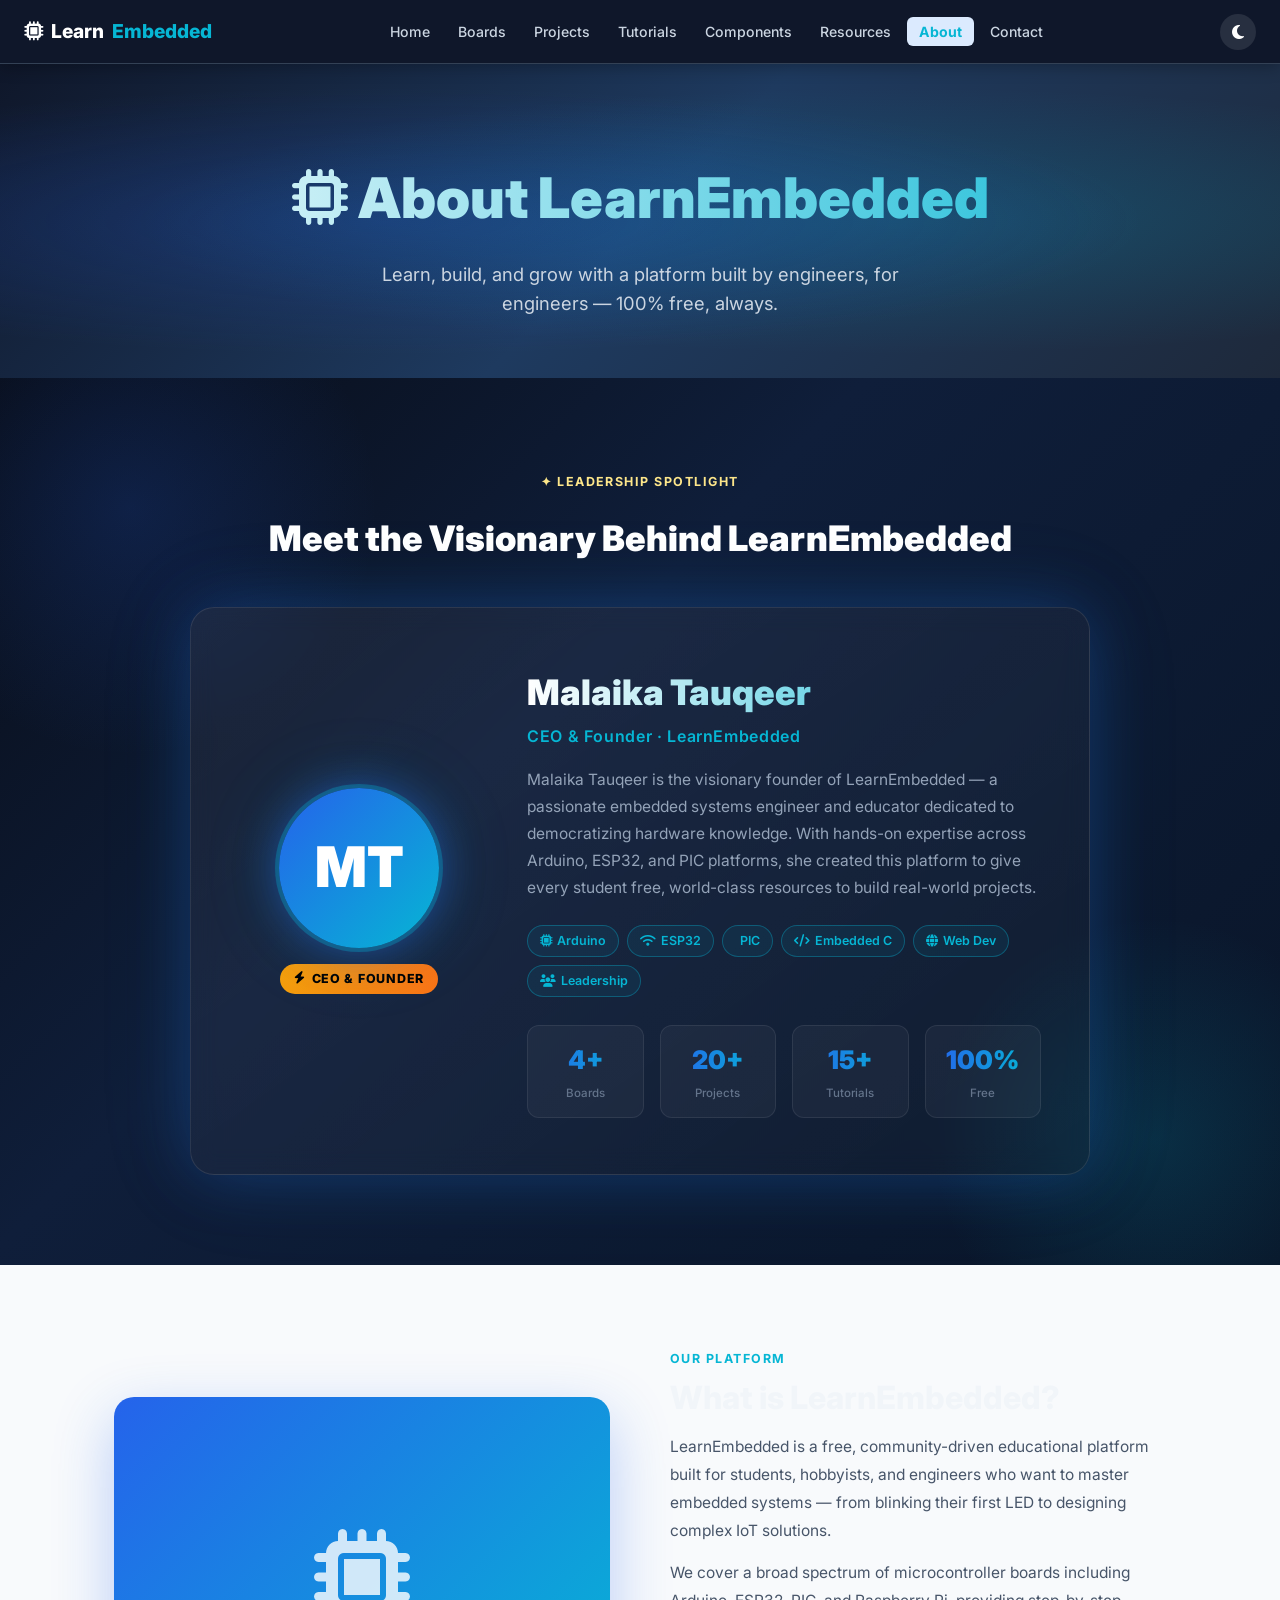
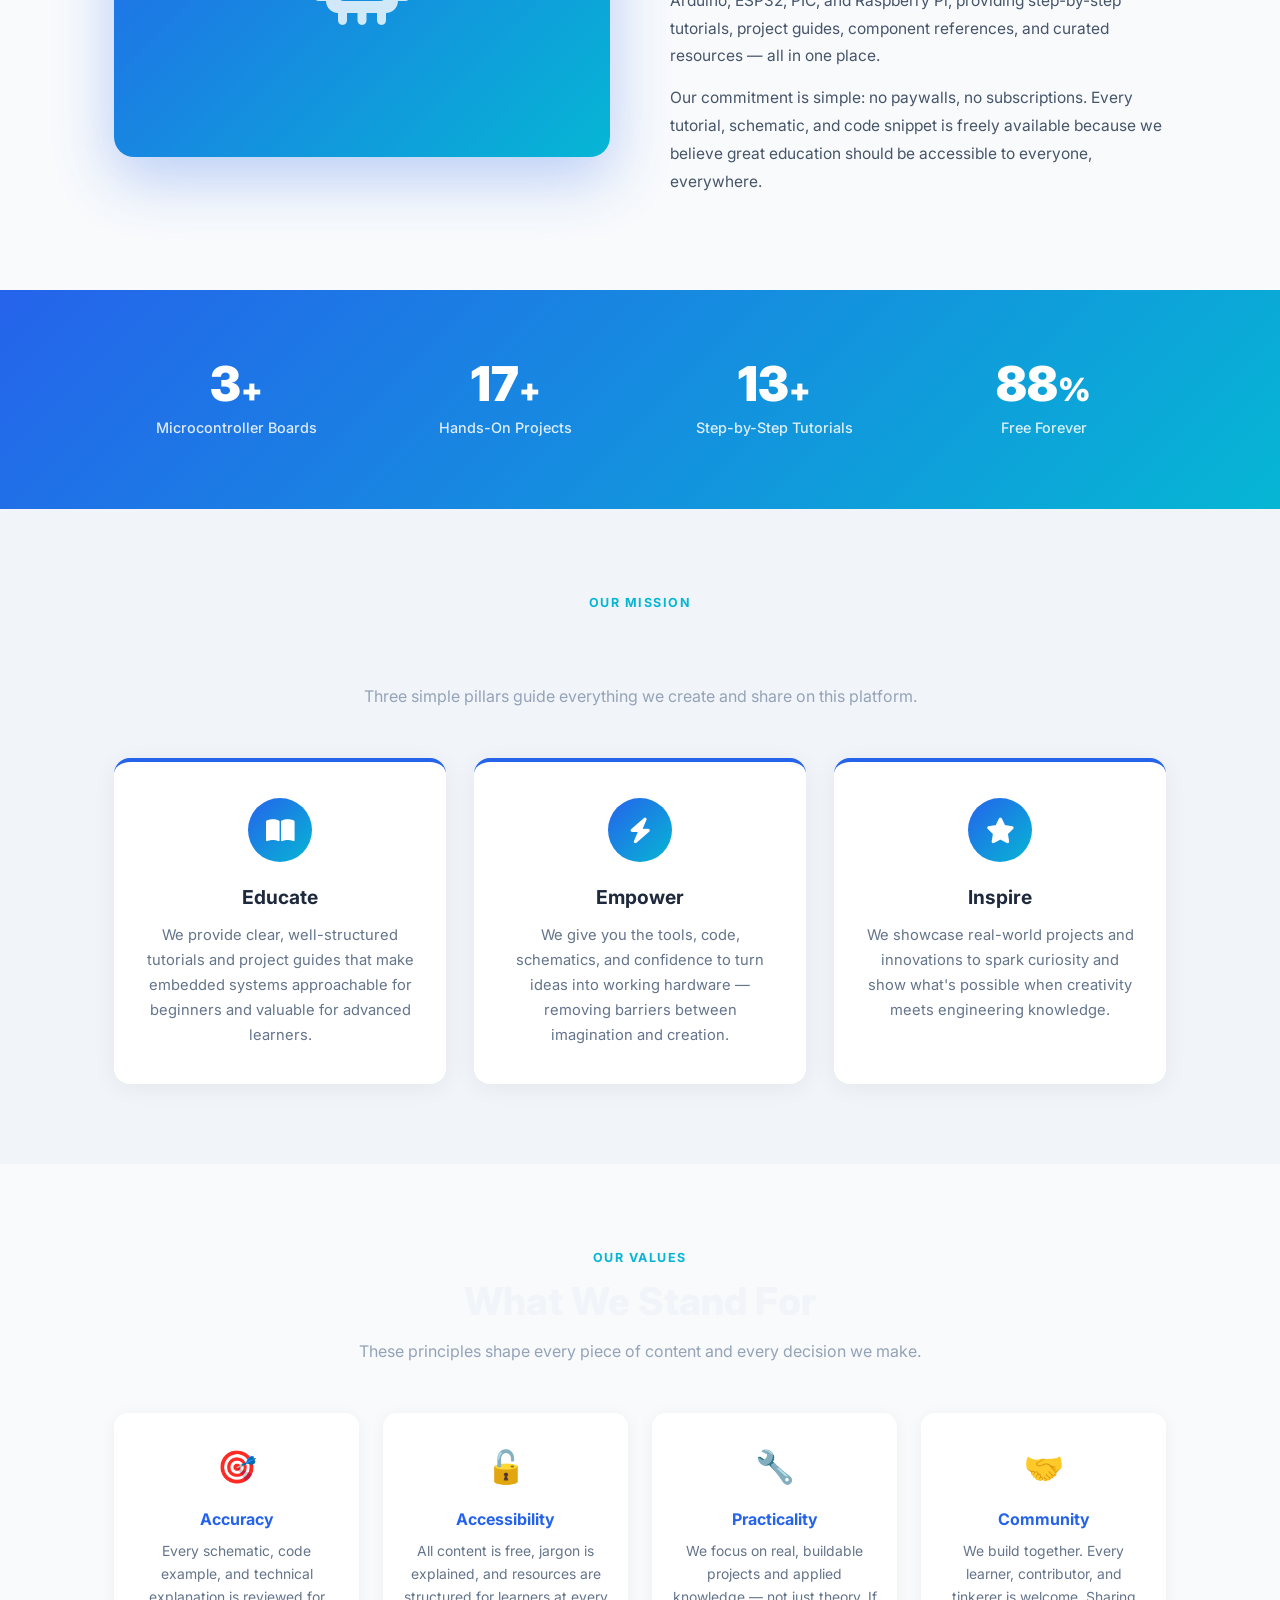
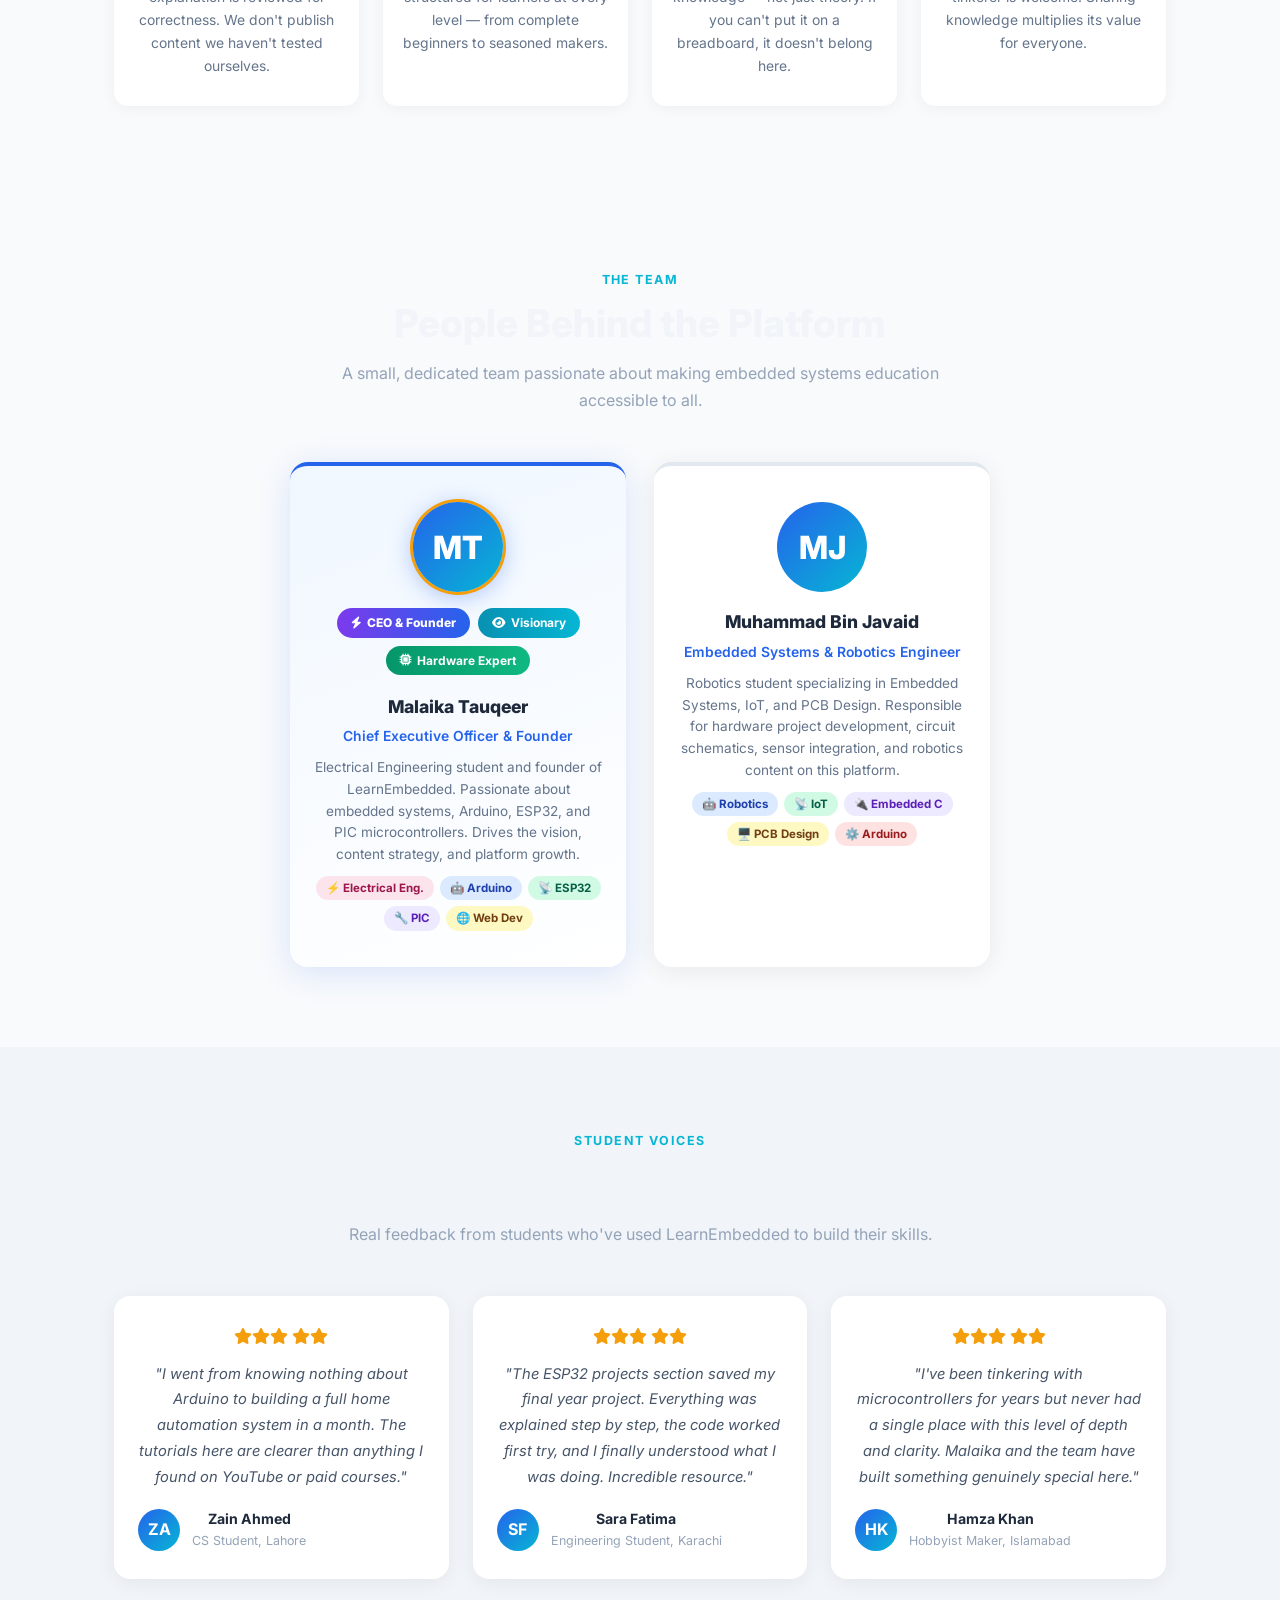
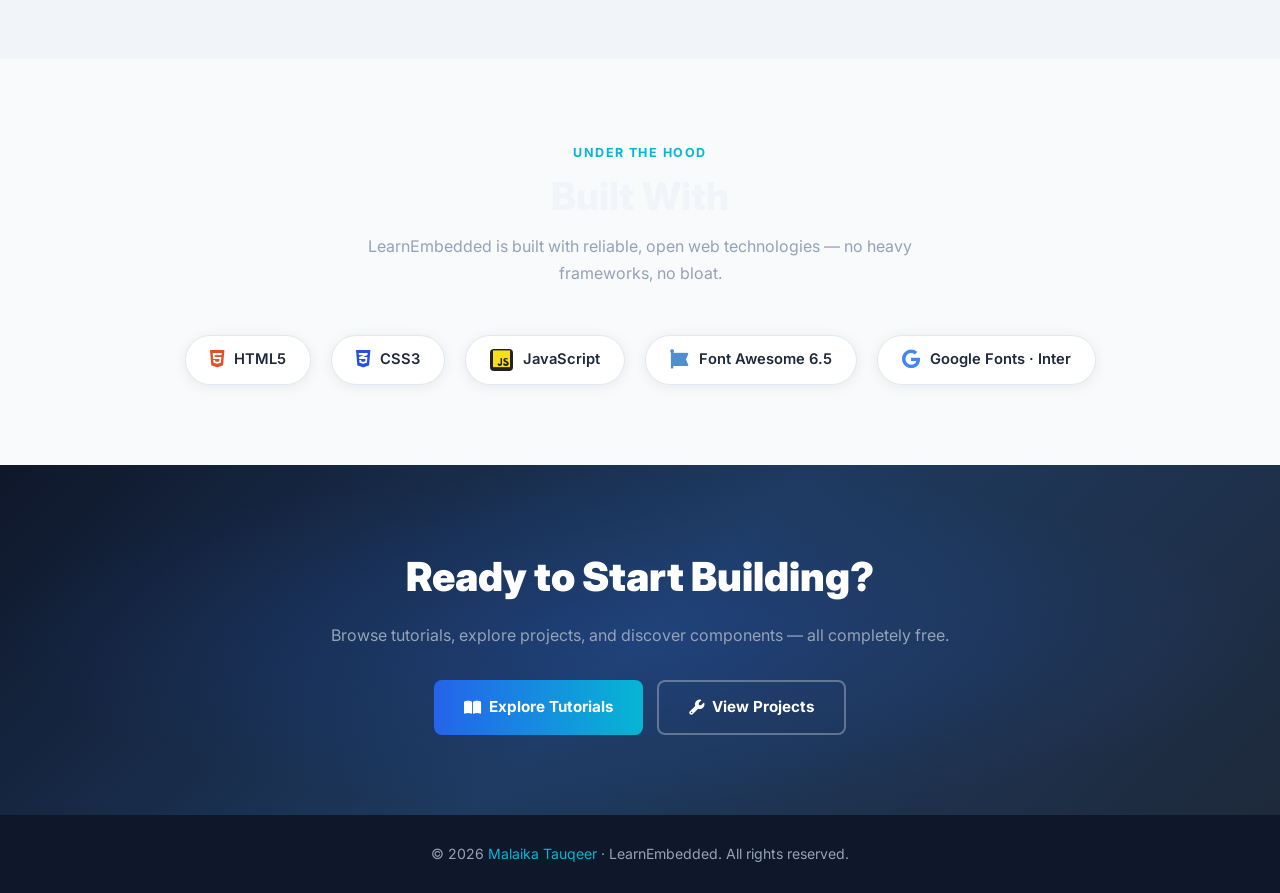
<file: about.html>
﻿<!DOCTYPE html>
<html lang="en">
<head>
  <meta charset="UTF-8" />
  <meta name="viewport" content="width=device-width, initial-scale=1.0" />
  <title>About – LearnEmbedded</title>
  <link rel="stylesheet" href="css/style.css" />
  <link rel="stylesheet" href="https://cdnjs.cloudflare.com/ajax/libs/font-awesome/6.5.0/css/all.min.css" />
  <link href="https://fonts.googleapis.com/css2?family=Inter:wght@300;400;500;600;700;800;900&display=swap" rel="stylesheet" />
  <style>
    :root {
      --primary: #2563eb;
      --accent: #06b6d4;
      --dark-bg: #0f172a;
      --dark-card: #1e293b;
      --text-light: #f1f5f9;
      --text-muted: #94a3b8;
      --gold: #f59e0b;
      --gold-light: #fde68a;
    }

    *, *::before, *::after { box-sizing: border-box; margin: 0; padding: 0; }

    body {
      font-family: 'Inter', sans-serif;
      background: #f8fafc;
      color: #1e293b;
      transition: background 0.3s, color 0.3s;
    }

    body.dark-mode {
      background: var(--dark-bg);
      color: var(--text-light);
    }

    /* ── HERO BANNER ── */
    .about-hero {
      background: linear-gradient(135deg, var(--dark-bg) 0%, #1e3a5f 50%, var(--dark-card) 100%);
      color: #fff;
      text-align: center;
      padding: 90px 20px 60px;
      position: relative;
      overflow: hidden;
    }

    .about-hero::before {
      content: '';
      position: absolute;
      inset: 0;
      background: radial-gradient(ellipse at 30% 50%, rgba(37,99,235,0.25) 0%, transparent 60%),
                  radial-gradient(ellipse at 70% 50%, rgba(6,182,212,0.2) 0%, transparent 60%);
    }

    .about-hero h1 {
      position: relative;
      font-size: clamp(2rem, 5vw, 3.5rem);
      font-weight: 900;
      background: linear-gradient(90deg, #fff 0%, var(--accent) 100%);
      -webkit-background-clip: text;
      -webkit-text-fill-color: transparent;
      background-clip: text;
      margin-bottom: 16px;
    }

    .about-hero p {
      position: relative;
      font-size: 1.15rem;
      color: #cbd5e1;
      max-width: 600px;
      margin: 0 auto;
    }

    /* ── SECTION WRAPPER ── */
    .section { padding: 80px 20px; }
    .section-alt { background: #f1f5f9; }
    body.dark-mode .section-alt { background: #0d1526; }

    .container { max-width: 1100px; margin: 0 auto; }

    .section-label {
      display: inline-block;
      font-size: 0.78rem;
      font-weight: 700;
      letter-spacing: 0.12em;
      text-transform: uppercase;
      color: var(--accent);
      margin-bottom: 10px;
    }

    .section-title {
      font-size: clamp(1.6rem, 3.5vw, 2.4rem);
      font-weight: 800;
      margin-bottom: 14px;
      line-height: 1.2;
    }

    .section-sub {
      color: var(--text-muted);
      font-size: 1rem;
      max-width: 640px;
      line-height: 1.7;
    }

    .text-center { text-align: center; }
    .text-center .section-sub { margin: 0 auto; }

    /* ── CEO SPOTLIGHT ── */
    .ceo-section {
      background: linear-gradient(135deg, #080d18 0%, #0f1e3a 40%, #091528 100%);
      padding: 90px 20px;
      position: relative;
      overflow: hidden;
    }

    .ceo-section::before {
      content: '';
      position: absolute;
      top: -120px; left: -120px;
      width: 500px; height: 500px;
      background: radial-gradient(circle, rgba(37,99,235,0.18) 0%, transparent 70%);
      pointer-events: none;
    }

    .ceo-section::after {
      content: '';
      position: absolute;
      bottom: -100px; right: -100px;
      width: 450px; height: 450px;
      background: radial-gradient(circle, rgba(6,182,212,0.15) 0%, transparent 70%);
      pointer-events: none;
    }

    .ceo-card {
      position: relative;
      z-index: 2;
      max-width: 900px;
      margin: 0 auto;
      background: linear-gradient(145deg, rgba(255,255,255,0.06) 0%, rgba(255,255,255,0.02) 100%);
      border: 1px solid rgba(255,255,255,0.1);
      border-radius: 24px;
      padding: 56px 48px;
      backdrop-filter: blur(12px);
      box-shadow: 0 0 60px rgba(37,99,235,0.25), 0 0 100px rgba(6,182,212,0.1);
    }

    .ceo-inner {
      display: grid;
      grid-template-columns: 240px 1fr;
      gap: 48px;
      align-items: center;
    }

    .ceo-avatar-wrap {
      display: flex;
      flex-direction: column;
      align-items: center;
      gap: 16px;
    }

    .ceo-avatar {
      width: 160px;
      height: 160px;
      border-radius: 50%;
      background: linear-gradient(135deg, var(--primary) 0%, var(--accent) 100%);
      display: flex;
      align-items: center;
      justify-content: center;
      font-size: 3.5rem;
      font-weight: 900;
      color: #fff;
      box-shadow: 0 0 0 4px rgba(6,182,212,0.3), 0 0 40px rgba(37,99,235,0.5), 0 0 80px rgba(6,182,212,0.2);
      animation: avatarPulse 3s ease-in-out infinite;
      position: relative;
    }

    @keyframes avatarPulse {
      0%, 100% { box-shadow: 0 0 0 4px rgba(6,182,212,0.3), 0 0 40px rgba(37,99,235,0.5), 0 0 80px rgba(6,182,212,0.2); }
      50% { box-shadow: 0 0 0 8px rgba(6,182,212,0.5), 0 0 60px rgba(37,99,235,0.7), 0 0 120px rgba(6,182,212,0.35); }
    }

    .ceo-badge {
      display: inline-flex;
      align-items: center;
      gap: 6px;
      background: linear-gradient(90deg, var(--gold) 0%, #f97316 100%);
      color: #000;
      font-size: 0.78rem;
      font-weight: 800;
      padding: 5px 14px;
      border-radius: 999px;
      letter-spacing: 0.06em;
      text-transform: uppercase;
    }

    .ceo-info { color: #fff; }

    .ceo-crown {
      font-size: 2rem;
      margin-bottom: 4px;
      filter: drop-shadow(0 0 8px var(--gold));
    }

    .ceo-name {
      font-size: 2.2rem;
      font-weight: 900;
      background: linear-gradient(90deg, #fff 0%, var(--accent) 100%);
      -webkit-background-clip: text;
      -webkit-text-fill-color: transparent;
      background-clip: text;
      margin-bottom: 4px;
    }

    .ceo-title {
      font-size: 1rem;
      color: var(--accent);
      font-weight: 600;
      margin-bottom: 16px;
      letter-spacing: 0.04em;
    }

    .ceo-bio {
      font-size: 0.97rem;
      color: #94a3b8;
      line-height: 1.75;
      margin-bottom: 24px;
    }

    .skill-tags {
      display: flex;
      flex-wrap: wrap;
      gap: 8px;
      margin-bottom: 28px;
    }

    .skill-tag {
      display: inline-flex;
      align-items: center;
      gap: 5px;
      font-size: 0.78rem;
      font-weight: 600;
      padding: 5px 12px;
      border-radius: 999px;
      border: 1px solid rgba(6,182,212,0.35);
      background: rgba(6,182,212,0.08);
      color: var(--accent);
      transition: all 0.3s;
      animation: tagFadeIn 0.5s ease both;
    }

    .skill-tag:hover {
      background: rgba(6,182,212,0.18);
      border-color: var(--accent);
      transform: translateY(-2px);
      box-shadow: 0 4px 14px rgba(6,182,212,0.3);
    }

    @keyframes tagFadeIn {
      from { opacity: 0; transform: translateY(8px); }
      to { opacity: 1; transform: translateY(0); }
    }

    .ceo-stats {
      display: grid;
      grid-template-columns: repeat(4, 1fr);
      gap: 16px;
    }

    .ceo-stat {
      text-align: center;
      background: rgba(255,255,255,0.04);
      border: 1px solid rgba(255,255,255,0.08);
      border-radius: 12px;
      padding: 14px 8px;
      transition: transform 0.3s;
    }

    .ceo-stat:hover { transform: translateY(-3px); }

    .ceo-stat-num {
      display: block;
      font-size: 1.6rem;
      font-weight: 900;
      background: linear-gradient(90deg, var(--primary) 0%, var(--accent) 100%);
      -webkit-background-clip: text;
      -webkit-text-fill-color: transparent;
      background-clip: text;
    }

    .ceo-stat-label {
      display: block;
      font-size: 0.72rem;
      color: #64748b;
      margin-top: 3px;
      font-weight: 500;
    }

    /* ── ABOUT PLATFORM ── */
    .about-grid {
      display: grid;
      grid-template-columns: 1fr 1fr;
      gap: 60px;
      align-items: center;
    }

    .about-img-placeholder {
      background: linear-gradient(135deg, var(--primary) 0%, var(--accent) 100%);
      border-radius: 20px;
      height: 360px;
      display: flex;
      align-items: center;
      justify-content: center;
      font-size: 6rem;
      color: rgba(255,255,255,0.8);
      box-shadow: 0 20px 60px rgba(37,99,235,0.3);
    }

    .about-text h2 { font-size: 2rem; font-weight: 800; margin-bottom: 16px; }
    .about-text p { color: #475569; line-height: 1.8; margin-bottom: 14px; font-size: 0.97rem; }
    body.dark-mode .about-text p { color: #94a3b8; }

    /* ── COUNTER STATS ── */
    .stats-band {
      background: linear-gradient(135deg, var(--primary) 0%, var(--accent) 100%);
      padding: 60px 20px;
      color: #fff;
    }

    .stats-grid {
      display: grid;
      grid-template-columns: repeat(4, 1fr);
      gap: 24px;
      text-align: center;
    }

    .stat-item { padding: 10px; }

    .stat-num {
      font-size: 3rem;
      font-weight: 900;
      display: block;
      line-height: 1;
    }

    .stat-suffix { font-size: 2rem; }

    .stat-desc {
      font-size: 0.9rem;
      margin-top: 8px;
      opacity: 0.85;
      font-weight: 500;
    }

    /* ── MISSION CARDS ── */
    .mission-grid {
      display: grid;
      grid-template-columns: repeat(3, 1fr);
      gap: 28px;
      margin-top: 48px;
    }

    .mission-card {
      background: #fff;
      border-radius: 16px;
      padding: 36px 28px;
      text-align: center;
      box-shadow: 0 4px 24px rgba(0,0,0,0.06);
      border-top: 4px solid var(--primary);
      transition: transform 0.3s, box-shadow 0.3s;
    }

    body.dark-mode .mission-card { background: var(--dark-card); }

    .mission-card:hover { transform: translateY(-6px); box-shadow: 0 12px 40px rgba(37,99,235,0.15); }

    .mission-icon {
      width: 64px; height: 64px;
      border-radius: 50%;
      background: linear-gradient(135deg, var(--primary) 0%, var(--accent) 100%);
      display: flex; align-items: center; justify-content: center;
      font-size: 1.6rem; color: #fff;
      margin: 0 auto 20px;
    }

    .mission-card h3 { font-size: 1.2rem; font-weight: 700; margin-bottom: 10px; }
    .mission-card p { font-size: 0.92rem; color: #64748b; line-height: 1.7; }
    body.dark-mode .mission-card p { color: #94a3b8; }

    /* ── VALUES ── */
    .values-grid {
      display: grid;
      grid-template-columns: repeat(4, 1fr);
      gap: 24px;
      margin-top: 48px;
    }

    .value-card {
      background: #fff;
      border-radius: 14px;
      padding: 28px 20px;
      text-align: center;
      box-shadow: 0 2px 16px rgba(0,0,0,0.05);
      transition: transform 0.3s, box-shadow 0.3s;
      cursor: default;
    }

    body.dark-mode .value-card { background: var(--dark-card); }

    .value-card:hover { transform: translateY(-5px); box-shadow: 0 10px 32px rgba(6,182,212,0.15); }

    .value-icon {
      font-size: 2rem;
      margin-bottom: 14px;
      display: block;
    }

    .value-card h3 { font-size: 1rem; font-weight: 700; margin-bottom: 8px; color: var(--primary); }
    .value-card p { font-size: 0.87rem; color: #64748b; line-height: 1.65; }
    body.dark-mode .value-card p { color: #94a3b8; }

    /* ── TIMELINE ── */
    .timeline { margin-top: 56px; position: relative; }

    .timeline::before {
      content: '';
      position: absolute;
      left: 50%;
      transform: translateX(-50%);
      top: 0; bottom: 0;
      width: 2px;
      background: linear-gradient(180deg, var(--primary) 0%, var(--accent) 100%);
    }

    .tl-item {
      display: grid;
      grid-template-columns: 1fr 60px 1fr;
      gap: 0;
      align-items: center;
      margin-bottom: 48px;
    }

    .tl-item:nth-child(odd) .tl-content { grid-column: 1; text-align: right; padding-right: 40px; }
    .tl-item:nth-child(odd) .tl-empty  { grid-column: 3; }
    .tl-item:nth-child(even) .tl-content { grid-column: 3; text-align: left; padding-left: 40px; }
    .tl-item:nth-child(even) .tl-empty  { grid-column: 1; }
    .tl-dot { grid-column: 2; display: flex; justify-content: center; }

    .tl-dot-inner {
      width: 52px; height: 52px;
      border-radius: 50%;
      background: linear-gradient(135deg, var(--primary) 0%, var(--accent) 100%);
      display: flex; align-items: center; justify-content: center;
      color: #fff; font-weight: 800; font-size: 0.75rem;
      box-shadow: 0 0 0 4px rgba(37,99,235,0.2), 0 4px 20px rgba(37,99,235,0.3);
      position: relative; z-index: 2;
    }

    .tl-content h3 { font-size: 1.05rem; font-weight: 700; margin-bottom: 6px; color: var(--primary); }
    .tl-content p { font-size: 0.9rem; color: #64748b; line-height: 1.6; }
    body.dark-mode .tl-content p { color: #94a3b8; }

    /* ── TEAM ── */
    .team-grid {
      display: grid;
      grid-template-columns: repeat(2, 1fr);
      gap: 28px;
      margin-top: 48px;
      max-width: 700px;
      margin-left: auto;
      margin-right: auto;
    }

    .team-card {
      background: #fff;
      border-radius: 18px;
      padding: 36px 24px;
      text-align: center;
      box-shadow: 0 4px 24px rgba(0,0,0,0.07);
      border-top: 4px solid #e2e8f0;
      transition: transform 0.3s, box-shadow 0.3s;
    }

    body.dark-mode .team-card { background: var(--dark-card); border-top-color: #334155; }

    .team-card:hover { transform: translateY(-6px); box-shadow: 0 14px 40px rgba(0,0,0,0.12); }

    .team-card.ceo-card-team {
      border-top: 4px solid var(--primary);
      background: linear-gradient(160deg, #f0f7ff 0%, #fff 100%);
      box-shadow: 0 6px 32px rgba(37,99,235,0.15);
    }

    body.dark-mode .team-card.ceo-card-team {
      background: linear-gradient(160deg, #0f1e3a 0%, var(--dark-card) 100%);
      box-shadow: 0 6px 32px rgba(37,99,235,0.25);
    }

    .team-avatar {
      width: 90px; height: 90px;
      border-radius: 50%;
      display: flex; align-items: center; justify-content: center;
      font-size: 2rem; font-weight: 800; color: #fff;
      margin: 0 auto 16px;
      background: linear-gradient(135deg, var(--primary) 0%, var(--accent) 100%);
    }

    .ceo-card-team .team-avatar {
      box-shadow: 0 0 0 3px var(--gold), 0 4px 24px rgba(37,99,235,0.4);
    }

    .member-badges { display: flex; justify-content: center; gap: 6px; flex-wrap: wrap; margin-bottom: 8px; }

    .ceo-role-badge {
      display: inline-flex; align-items: center; gap: 4px;
      background: linear-gradient(90deg, var(--gold) 0%, #f97316 100%);
      color: #000; font-size: 0.7rem; font-weight: 800;
      padding: 3px 10px; border-radius: 999px; letter-spacing: 0.05em;
    }

    .ceo-badges-row { display:flex; gap:8px; flex-wrap:wrap; justify-content:center; margin-bottom:10px; }
    .badge-ceo { background:linear-gradient(90deg,#7c3aed,#2563eb); color:white; font-size:0.75rem; font-weight:800; padding:5px 14px; border-radius:999px; display:inline-flex; align-items:center; gap:5px; }
    .badge-vision { background:linear-gradient(90deg,#0891b2,#06b6d4); color:white; font-size:0.75rem; font-weight:700; padding:5px 14px; border-radius:999px; display:inline-flex; align-items:center; gap:5px; }
    .badge-builder { background:linear-gradient(90deg,#059669,#10b981); color:white; font-size:0.75rem; font-weight:700; padding:5px 14px; border-radius:999px; display:inline-flex; align-items:center; gap:5px; }

    .team-card h3 { font-size: 1.1rem; font-weight: 800; margin-bottom: 4px; }
    .team-role { font-size: 0.87rem; color: var(--primary); font-weight: 600; margin-bottom: 10px; }
    .team-bio { font-size: 0.85rem; color: #64748b; line-height: 1.6; }
    body.dark-mode .team-bio { color: #94a3b8; }

    /* ── TESTIMONIALS ── */
    .testimonials-grid {
      display: grid;
      grid-template-columns: repeat(3, 1fr);
      gap: 24px;
      margin-top: 48px;
    }

    .testimonial-card {
      background: #fff;
      border-radius: 16px;
      padding: 28px 24px;
      box-shadow: 0 4px 20px rgba(0,0,0,0.06);
      transition: transform 0.3s;
    }

    body.dark-mode .testimonial-card { background: var(--dark-card); }
    .testimonial-card:hover { transform: translateY(-4px); }

    .stars { color: var(--gold); font-size: 1rem; margin-bottom: 12px; }

    .testimonial-card blockquote {
      font-size: 0.92rem;
      color: #475569;
      line-height: 1.75;
      margin-bottom: 18px;
      font-style: italic;
    }

    body.dark-mode .testimonial-card blockquote { color: #94a3b8; }

    .testimonial-author {
      display: flex;
      align-items: center;
      gap: 12px;
    }

    .t-avatar {
      width: 42px; height: 42px;
      border-radius: 50%;
      background: linear-gradient(135deg, var(--primary) 0%, var(--accent) 100%);
      display: flex; align-items: center; justify-content: center;
      font-size: 1rem; font-weight: 700; color: #fff;
      flex-shrink: 0;
    }

    .t-name { font-size: 0.88rem; font-weight: 700; }
    .t-role { font-size: 0.78rem; color: #94a3b8; }

    /* ── TECH STACK ── */
    .tech-grid {
      display: flex;
      flex-wrap: wrap;
      justify-content: center;
      gap: 20px;
      margin-top: 48px;
    }

    .tech-pill {
      display: flex;
      align-items: center;
      gap: 10px;
      background: #fff;
      border-radius: 999px;
      padding: 12px 24px;
      font-size: 0.92rem;
      font-weight: 600;
      box-shadow: 0 2px 14px rgba(0,0,0,0.07);
      border: 1px solid #e2e8f0;
      transition: all 0.3s;
    }

    body.dark-mode .tech-pill { background: var(--dark-card); border-color: #334155; }
    .tech-pill:hover { transform: translateY(-3px); box-shadow: 0 8px 24px rgba(37,99,235,0.15); border-color: var(--primary); }

    .tech-pill i { font-size: 1.2rem; }

    /* ── CTA BANNER ── */
    .cta-banner {
      background: linear-gradient(135deg, var(--dark-bg) 0%, #1e3a5f 50%, var(--dark-card) 100%);
      color: #fff;
      text-align: center;
      padding: 80px 20px;
      position: relative;
      overflow: hidden;
    }

    .cta-banner::before {
      content: '';
      position: absolute;
      inset: 0;
      background: radial-gradient(ellipse at 50% 50%, rgba(37,99,235,0.2) 0%, transparent 70%);
    }

    .cta-banner h2 {
      position: relative;
      font-size: clamp(1.6rem, 4vw, 2.5rem);
      font-weight: 900;
      margin-bottom: 14px;
    }

    .cta-banner p {
      position: relative;
      color: #94a3b8;
      font-size: 1rem;
      margin-bottom: 32px;
    }

    .cta-btns {
      position: relative;
      display: flex;
      justify-content: center;
      gap: 14px;
      flex-wrap: wrap;
    }

    .btn-primary {
      background: linear-gradient(90deg, var(--primary) 0%, var(--accent) 100%);
      color: #fff;
      padding: 13px 30px;
      border-radius: 8px;
      font-size: 0.95rem;
      font-weight: 700;
      text-decoration: none;
      transition: opacity 0.3s, transform 0.3s;
      display: inline-flex; align-items: center; gap: 8px;
    }

    .btn-primary:hover { opacity: 0.9; transform: translateY(-2px); }

    .btn-outline {
      background: transparent;
      color: #fff;
      padding: 13px 30px;
      border-radius: 8px;
      font-size: 0.95rem;
      font-weight: 700;
      text-decoration: none;
      border: 2px solid rgba(255,255,255,0.3);
      transition: border-color 0.3s, background 0.3s, transform 0.3s;
      display: inline-flex; align-items: center; gap: 8px;
    }

    .btn-outline:hover { border-color: var(--accent); background: rgba(6,182,212,0.1); transform: translateY(-2px); }

    /* ── RESPONSIVE ── */
    @media (max-width: 900px) {
      .ceo-inner { grid-template-columns: 1fr; text-align: center; }
      .ceo-avatar-wrap { flex-direction: row; justify-content: center; }
      .ceo-stats { grid-template-columns: repeat(2, 1fr); }
      .skill-tags { justify-content: center; }
      .about-grid { grid-template-columns: 1fr; }
      .about-img-placeholder { height: 220px; }
      .stats-grid { grid-template-columns: repeat(2, 1fr); }
      .values-grid { grid-template-columns: repeat(2, 1fr); }
      .team-grid { grid-template-columns: 1fr 1fr; }
      .testimonials-grid { grid-template-columns: 1fr; }
      .timeline::before { left: 28px; transform: none; }
      .tl-item { grid-template-columns: 60px 1fr; }
      .tl-item:nth-child(odd) .tl-content,
      .tl-item:nth-child(even) .tl-content { grid-column: 2; text-align: left; padding: 0 0 0 16px; }
      .tl-item:nth-child(odd) .tl-empty,
      .tl-item:nth-child(even) .tl-empty { display: none; }
      .tl-dot { grid-column: 1; }
    }

    @media (max-width: 600px) {
      .ceo-card { padding: 32px 20px; }
      .ceo-stats { grid-template-columns: repeat(2, 1fr); }
      .mission-grid { grid-template-columns: 1fr; }
      .team-grid { grid-template-columns: 1fr; }
      .values-grid { grid-template-columns: 1fr 1fr; }
      .stats-grid { grid-template-columns: 1fr 1fr; }
    }

    @media (max-width: 400px) {
      .values-grid { grid-template-columns: 1fr; }
    }

    /* ── NAVBAR (shared style fallback) ── */
    nav.navbar {
      background: var(--dark-bg);
      color: #fff;
      padding: 0 24px;
      display: flex;
      align-items: center;
      justify-content: space-between;
      height: 64px;
      position: sticky;
      top: 0;
      z-index: 1000;
      box-shadow: 0 2px 16px rgba(0,0,0,0.3);
    }

    .nav-brand {
      font-size: 1.2rem;
      font-weight: 800;
      color: #fff;
      text-decoration: none;
      display: flex;
      align-items: center;
      gap: 8px;
    }

    .nav-brand span { color: var(--accent); }

    .nav-links {
      display: flex;
      list-style: none;
      gap: 4px;
      align-items: center;
    }

    .nav-links a {
      color: #cbd5e1;
      text-decoration: none;
      font-size: 0.88rem;
      font-weight: 500;
      padding: 6px 12px;
      border-radius: 6px;
      transition: color 0.2s, background 0.2s;
    }

    .nav-links a:hover { color: #fff; background: rgba(255,255,255,0.08); }
    .nav-links a.active { color: var(--accent); font-weight: 700; }

    .nav-actions { display: flex; align-items: center; gap: 10px; }

    #dark-mode-toggle {
      background: rgba(255,255,255,0.1);
      border: none;
      color: #fff;
      width: 36px; height: 36px;
      border-radius: 50%;
      cursor: pointer;
      font-size: 1rem;
      display: flex; align-items: center; justify-content: center;
      transition: background 0.2s;
    }

    #dark-mode-toggle:hover { background: rgba(255,255,255,0.2); }

    .hamburger {
      display: none;
      background: none; border: none; color: #fff;
      font-size: 1.4rem; cursor: pointer;
    }

    @media (max-width: 768px) {
      .nav-links { display: none; flex-direction: column; position: absolute; top: 64px; left: 0; right: 0; background: var(--dark-bg); padding: 16px 24px; gap: 4px; }
      .nav-links.open { display: flex; }
      .hamburger { display: block; }
    }

    /* ── FOOTER ── */
    footer.site-footer {
      background: var(--dark-bg);
      color: #94a3b8;
      text-align: center;
      padding: 28px 20px;
      font-size: 0.88rem;
    }

    footer.site-footer a { color: var(--accent); text-decoration: none; }
    footer.site-footer a:hover { text-decoration: underline; }
  </style>
  <!-- Google tag (gtag.js) -->
  <script async src="https://www.googletagmanager.com/gtag/js?id=G-D660F72PGC"></script>
  <script>
    window.dataLayer = window.dataLayer || [];
    function gtag(){dataLayer.push(arguments);}
    gtag('js', new Date());
    gtag('config', 'G-D660F72PGC');
  </script>
</head>

<body>

  <!-- ══ NAVBAR ══ -->
  <nav class="navbar">
    <a href="index.html" class="nav-brand" id="siteLogo" title="">
      <i class="fas fa-microchip"></i> Learn<span>Embedded</span>
    </a>
    <button class="hamburger" id="hamburger" aria-label="Toggle menu">
      <i class="fas fa-bars"></i>
    </button>
    <ul class="nav-links" id="nav-links">
      <li><a href="index.html">Home</a></li>
      <li><a href="microcontrollers.html">Boards</a></li>
      <li><a href="projects.html">Projects</a></li>
      <li><a href="tutorials.html">Tutorials</a></li>
      <li><a href="components.html">Components</a></li>
      <li><a href="resources.html">Resources</a></li>
      <li><a href="about.html" class="active">About</a></li>
      <li><a href="contact.html">Contact</a></li>
    </ul>
    <div class="nav-actions">
      <button id="dark-mode-toggle" aria-label="Toggle dark mode">
        <i class="fas fa-moon" id="dm-icon"></i>
      </button>
    </div>
  </nav>

  <!-- ══ HERO ══ -->
  <section class="about-hero">
    <h1><i class="fas fa-microchip"></i> About LearnEmbedded</h1>
    <p>Learn, build, and grow with a platform built by engineers, for engineers — 100% free, always.</p>
  </section>

  <!-- ══ CEO SPOTLIGHT ══ -->
  <section class="ceo-section">
    <div class="container">
      <div style="text-align:center; margin-bottom: 40px; position:relative; z-index:2;">
        <span class="section-label" style="color:#fde68a;">✦ Leadership Spotlight</span>
        <h2 style="color:#fff; font-size:clamp(1.6rem,3.5vw,2.2rem); font-weight:900; margin-top:8px;">Meet the Visionary Behind LearnEmbedded</h2>
      </div>

      <div class="ceo-card">
        <div class="ceo-inner">
          <div class="ceo-avatar-wrap">
            <div class="ceo-avatar">MT</div>
            <div class="ceo-badge"><i class="fas fa-bolt"></i> CEO &amp; Founder</div>
          </div>

          <div class="ceo-info">
            <h2 class="ceo-name">Malaika Tauqeer</h2>
            <p class="ceo-title">CEO &amp; Founder · LearnEmbedded</p>
            <p class="ceo-bio">
              Malaika Tauqeer is the visionary founder of LearnEmbedded — a passionate embedded systems engineer and educator dedicated to democratizing hardware knowledge. With hands-on expertise across Arduino, ESP32, and PIC platforms, she created this platform to give every student free, world-class resources to build real-world projects.
            </p>

            <div class="skill-tags">
              <span class="skill-tag"><i class="fas fa-microchip"></i> Arduino</span>
              <span class="skill-tag"><i class="fas fa-wifi"></i> ESP32</span>
              <span class="skill-tag"><i class="fas fa-cpu"></i> PIC</span>
              <span class="skill-tag"><i class="fas fa-code"></i> Embedded C</span>
              <span class="skill-tag"><i class="fas fa-globe"></i> Web Dev</span>
              <span class="skill-tag"><i class="fas fa-users"></i> Leadership</span>
            </div>

            <div class="ceo-stats">
              <div class="ceo-stat">
                <span class="ceo-stat-num">4+</span>
                <span class="ceo-stat-label">Boards</span>
              </div>
              <div class="ceo-stat">
                <span class="ceo-stat-num">20+</span>
                <span class="ceo-stat-label">Projects</span>
              </div>
              <div class="ceo-stat">
                <span class="ceo-stat-num">15+</span>
                <span class="ceo-stat-label">Tutorials</span>
              </div>
              <div class="ceo-stat">
                <span class="ceo-stat-num">100%</span>
                <span class="ceo-stat-label">Free</span>
              </div>
            </div>
          </div>
        </div>
      </div>
    </div>
  </section>

  <!-- ══ ABOUT THE PLATFORM ══ -->
  <section class="section">
    <div class="container">
      <div class="about-grid">
        <div class="about-img-placeholder">
          <i class="fas fa-microchip"></i>
        </div>
        <div class="about-text">
          <span class="section-label">Our Platform</span>
          <h2 class="section-title">What is LearnEmbedded?</h2>
          <p>
            LearnEmbedded is a free, community-driven educational platform built for students, hobbyists, and engineers who want to master embedded systems — from blinking their first LED to designing complex IoT solutions.
          </p>
          <p>
            We cover a broad spectrum of microcontroller boards including Arduino, ESP32, PIC, and Raspberry Pi, providing step-by-step tutorials, project guides, component references, and curated resources — all in one place.
          </p>
          <p>
            Our commitment is simple: no paywalls, no subscriptions. Every tutorial, schematic, and code snippet is freely available because we believe great education should be accessible to everyone, everywhere.
          </p>
        </div>
      </div>
    </div>
  </section>

  <!-- ══ ANIMATED STATS BAND ══ -->
  <section class="stats-band" id="stats-section">
    <div class="container">
      <div class="stats-grid">
        <div class="stat-item">
          <span class="stat-num"><span class="counter" data-target="4">0</span><span class="stat-suffix">+</span></span>
          <p class="stat-desc">Microcontroller Boards</p>
        </div>
        <div class="stat-item">
          <span class="stat-num"><span class="counter" data-target="20">0</span><span class="stat-suffix">+</span></span>
          <p class="stat-desc">Hands-On Projects</p>
        </div>
        <div class="stat-item">
          <span class="stat-num"><span class="counter" data-target="15">0</span><span class="stat-suffix">+</span></span>
          <p class="stat-desc">Step-by-Step Tutorials</p>
        </div>
        <div class="stat-item">
          <span class="stat-num"><span class="counter" data-target="100">0</span><span class="stat-suffix">%</span></span>
          <p class="stat-desc">Free Forever</p>
        </div>
      </div>
    </div>
  </section>

  <!-- ══ MISSION ══ -->
  <section class="section section-alt">
    <div class="container text-center">
      <span class="section-label">Our Mission</span>
      <h2 class="section-title">Why We Built This</h2>
      <p class="section-sub">Three simple pillars guide everything we create and share on this platform.</p>

      <div class="mission-grid">
        <div class="mission-card">
          <div class="mission-icon"><i class="fas fa-book-open"></i></div>
          <h3>Educate</h3>
          <p>We provide clear, well-structured tutorials and project guides that make embedded systems approachable for beginners and valuable for advanced learners.</p>
        </div>
        <div class="mission-card">
          <div class="mission-icon"><i class="fas fa-bolt"></i></div>
          <h3>Empower</h3>
          <p>We give you the tools, code, schematics, and confidence to turn ideas into working hardware — removing barriers between imagination and creation.</p>
        </div>
        <div class="mission-card">
          <div class="mission-icon"><i class="fas fa-star"></i></div>
          <h3>Inspire</h3>
          <p>We showcase real-world projects and innovations to spark curiosity and show what's possible when creativity meets engineering knowledge.</p>
        </div>
      </div>
    </div>
  </section>

  <!-- ══ VALUES ══ -->
  <section class="section">
    <div class="container text-center">
      <span class="section-label">Our Values</span>
      <h2 class="section-title">What We Stand For</h2>
      <p class="section-sub">These principles shape every piece of content and every decision we make.</p>

      <div class="values-grid">
        <div class="value-card">
          <span class="value-icon">🎯</span>
          <h3>Accuracy</h3>
          <p>Every schematic, code example, and technical explanation is reviewed for correctness. We don't publish content we haven't tested ourselves.</p>
        </div>
        <div class="value-card">
          <span class="value-icon">🔓</span>
          <h3>Accessibility</h3>
          <p>All content is free, jargon is explained, and resources are structured for learners at every level — from complete beginners to seasoned makers.</p>
        </div>
        <div class="value-card">
          <span class="value-icon">🔧</span>
          <h3>Practicality</h3>
          <p>We focus on real, buildable projects and applied knowledge — not just theory. If you can't put it on a breadboard, it doesn't belong here.</p>
        </div>
        <div class="value-card">
          <span class="value-icon">🤝</span>
          <h3>Community</h3>
          <p>We build together. Every learner, contributor, and tinkerer is welcome. Sharing knowledge multiplies its value for everyone.</p>
        </div>
      </div>
    </div>
  </section>

  <!-- ══ TEAM ══ -->
  <section class="section">
    <div class="container text-center">
      <span class="section-label">The Team</span>
      <h2 class="section-title">People Behind the Platform</h2>
      <p class="section-sub">A small, dedicated team passionate about making embedded systems education accessible to all.</p>

      <div class="team-grid">

        <!-- CEO Card -->
        <div class="team-card ceo-card-team">
          <div class="team-avatar">MT</div>
          <div class="member-badges">
            <div class="ceo-badges-row">
              <span class="badge-ceo"><i class="fas fa-bolt"></i> CEO & Founder</span>
              <span class="badge-vision"><i class="fas fa-eye"></i> Visionary</span>
              <span class="badge-builder"><i class="fas fa-microchip"></i> Hardware Expert</span>
            </div>
          </div>
          <h3>Malaika Tauqeer</h3>
          <p class="team-role">Chief Executive Officer &amp; Founder</p>
          <p class="team-bio">Electrical Engineering student and founder of LearnEmbedded. Passionate about embedded systems, Arduino, ESP32, and PIC microcontrollers. Drives the vision, content strategy, and platform growth.</p>
          <div style="display:flex;flex-wrap:wrap;gap:6px;justify-content:center;margin-top:10px;">
            <span style="background:#fce4ec;color:#9d174d;font-size:.72rem;font-weight:700;padding:3px 10px;border-radius:50px;">⚡ Electrical Eng.</span>
            <span style="background:#dbeafe;color:#1e40af;font-size:.72rem;font-weight:700;padding:3px 10px;border-radius:50px;">🤖 Arduino</span>
            <span style="background:#d1fae5;color:#065f46;font-size:.72rem;font-weight:700;padding:3px 10px;border-radius:50px;">📡 ESP32</span>
            <span style="background:#ede9fe;color:#5b21b6;font-size:.72rem;font-weight:700;padding:3px 10px;border-radius:50px;">🔧 PIC</span>
            <span style="background:#fef9c3;color:#713f12;font-size:.72rem;font-weight:700;padding:3px 10px;border-radius:50px;">🌐 Web Dev</span>
          </div>
        </div>

        <!-- Lead Developer -->
        <div class="team-card">
          <div class="team-avatar">MJ</div>
          <h3>Muhammad Bin Javaid</h3>
          <p class="team-role">Embedded Systems &amp; Robotics Engineer</p>
          <p class="team-bio">Robotics student specializing in Embedded Systems, IoT, and PCB Design. Responsible for hardware project development, circuit schematics, sensor integration, and robotics content on this platform.</p>
          <div style="display:flex;flex-wrap:wrap;gap:6px;justify-content:center;margin-top:10px;">
            <span style="background:#dbeafe;color:#1e40af;font-size:.72rem;font-weight:700;padding:3px 10px;border-radius:50px;">🤖 Robotics</span>
            <span style="background:#d1fae5;color:#065f46;font-size:.72rem;font-weight:700;padding:3px 10px;border-radius:50px;">📡 IoT</span>
            <span style="background:#ede9fe;color:#5b21b6;font-size:.72rem;font-weight:700;padding:3px 10px;border-radius:50px;">🔌 Embedded C</span>
            <span style="background:#fef9c3;color:#713f12;font-size:.72rem;font-weight:700;padding:3px 10px;border-radius:50px;">🖥️ PCB Design</span>
            <span style="background:#fee2e2;color:#991b1b;font-size:.72rem;font-weight:700;padding:3px 10px;border-radius:50px;">⚙️ Arduino</span>
          </div>
        </div>

      </div>
    </div>
  </section>

  <!-- ══ TESTIMONIALS ══ -->
  <section class="section section-alt">
    <div class="container text-center">
      <span class="section-label">Student Voices</span>
      <h2 class="section-title">What Our Learners Say</h2>
      <p class="section-sub">Real feedback from students who've used LearnEmbedded to build their skills.</p>

      <div class="testimonials-grid">

        <div class="testimonial-card">
          <div class="stars">
            <i class="fas fa-star"></i><i class="fas fa-star"></i><i class="fas fa-star"></i>
            <i class="fas fa-star"></i><i class="fas fa-star"></i>
          </div>
          <blockquote>"I went from knowing nothing about Arduino to building a full home automation system in a month. The tutorials here are clearer than anything I found on YouTube or paid courses."</blockquote>
          <div class="testimonial-author">
            <div class="t-avatar">ZA</div>
            <div>
              <p class="t-name">Zain Ahmed</p>
              <p class="t-role">CS Student, Lahore</p>
            </div>
          </div>
        </div>

        <div class="testimonial-card">
          <div class="stars">
            <i class="fas fa-star"></i><i class="fas fa-star"></i><i class="fas fa-star"></i>
            <i class="fas fa-star"></i><i class="fas fa-star"></i>
          </div>
          <blockquote>"The ESP32 projects section saved my final year project. Everything was explained step by step, the code worked first try, and I finally understood what I was doing. Incredible resource."</blockquote>
          <div class="testimonial-author">
            <div class="t-avatar">SF</div>
            <div>
              <p class="t-name">Sara Fatima</p>
              <p class="t-role">Engineering Student, Karachi</p>
            </div>
          </div>
        </div>

        <div class="testimonial-card">
          <div class="stars">
            <i class="fas fa-star"></i><i class="fas fa-star"></i><i class="fas fa-star"></i>
            <i class="fas fa-star"></i><i class="fas fa-star"></i>
          </div>
          <blockquote>"I've been tinkering with microcontrollers for years but never had a single place with this level of depth and clarity. Malaika and the team have built something genuinely special here."</blockquote>
          <div class="testimonial-author">
            <div class="t-avatar">HK</div>
            <div>
              <p class="t-name">Hamza Khan</p>
              <p class="t-role">Hobbyist Maker, Islamabad</p>
            </div>
          </div>
        </div>

      </div>
    </div>
  </section>

  <!-- ══ TECH STACK ══ -->
  <section class="section">
    <div class="container text-center">
      <span class="section-label">Under the Hood</span>
      <h2 class="section-title">Built With</h2>
      <p class="section-sub">LearnEmbedded is built with reliable, open web technologies — no heavy frameworks, no bloat.</p>

      <div class="tech-grid">
        <div class="tech-pill">
          <i class="fab fa-html5" style="color:#e34f26;"></i>
          <span>HTML5</span>
        </div>
        <div class="tech-pill">
          <i class="fab fa-css3-alt" style="color:#264de4;"></i>
          <span>CSS3</span>
        </div>
        <div class="tech-pill">
          <i class="fab fa-js" style="color:#f7df1e; background:#222; border-radius:4px; padding:1px 3px;"></i>
          <span>JavaScript</span>
        </div>
        <div class="tech-pill">
          <i class="fab fa-font-awesome" style="color:#528dd3;"></i>
          <span>Font Awesome 6.5</span>
        </div>
        <div class="tech-pill">
          <i class="fab fa-google" style="color:#4285f4;"></i>
          <span>Google Fonts · Inter</span>
        </div>
      </div>
    </div>
  </section>

  <!-- ══ CTA BANNER ══ -->
  <section class="cta-banner">
    <div class="container">
      <h2>Ready to Start Building?</h2>
      <p>Browse tutorials, explore projects, and discover components — all completely free.</p>
      <div class="cta-btns">
        <a href="tutorials.html" class="btn-primary"><i class="fas fa-book-open"></i> Explore Tutorials</a>
        <a href="projects.html" class="btn-outline"><i class="fas fa-wrench"></i> View Projects</a>
      </div>
    </div>
  </section>

  <!-- ══ FOOTER ══ -->
  <footer class="site-footer">
    <p>© 2026 <a href="about.html">Malaika Tauqeer</a> · LearnEmbedded. All rights reserved.</p>
  </footer>

  <!-- ══ SCRIPTS ══ -->
  <script src="js/main.js"></script>
  <script src="js/search.js"></script>

  <script>
    // ── Dark Mode Toggle ──
    const dmBtn = document.getElementById('dark-mode-toggle');
    const dmIcon = document.getElementById('dm-icon');
    const body = document.body;

    function applyDark(on) {
      body.classList.toggle('dark-mode', on);
      dmIcon.className = on ? 'fas fa-sun' : 'fas fa-moon';
    }

    const saved = localStorage.getItem('darkMode');
    if (saved === 'true') applyDark(true);

    dmBtn.addEventListener('click', () => {
      const isDark = body.classList.contains('dark-mode');
      applyDark(!isDark);
      localStorage.setItem('darkMode', !isDark);
    });

    // ── Hamburger ──
    document.getElementById('hamburger').addEventListener('click', () => {
      document.getElementById('nav-links').classList.toggle('open');
    });

    // ── Counter Animation (IntersectionObserver) ──
    const counters = document.querySelectorAll('.counter');

    function animateCounter(el) {
      const target = parseInt(el.dataset.target, 10);
      const duration = 1600;
      const start = performance.now();

      function step(now) {
        const elapsed = now - start;
        const progress = Math.min(elapsed / duration, 1);
        // Ease-out cubic
        const eased = 1 - Math.pow(1 - progress, 3);
        el.textContent = Math.floor(eased * target);
        if (progress < 1) requestAnimationFrame(step);
        else el.textContent = target;
      }

      requestAnimationFrame(step);
    }

    const statsObserver = new IntersectionObserver((entries) => {
      entries.forEach(entry => {
        if (entry.isIntersecting) {
          counters.forEach(c => animateCounter(c));
          statsObserver.disconnect();
        }
      });
    }, { threshold: 0.3 });

    const statsSection = document.getElementById('stats-section');
    if (statsSection) statsObserver.observe(statsSection);
  </script>


<!-- ADMIN PANEL MODAL - Embedded inside website, Logo 3x click to open -->
<div id="adminModal" style="display:none;position:fixed;inset:0;z-index:99999;background:rgba(0,0,0,.96);overflow-y:auto;">
  <div id="adminLoginBox" style="max-width:360px;margin:80px auto;background:#1e293b;border:1px solid #334155;border-radius:16px;padding:2rem;">
    <div style="text-align:center;margin-bottom:1.5rem">
      <div style="width:56px;height:56px;background:linear-gradient(135deg,#2563eb,#06b6d4);border-radius:12px;display:flex;align-items:center;justify-content:center;font-size:1.5rem;margin:0 auto .75rem">👑</div>
      <h2 style="color:white;font-size:1.2rem;font-weight:800">Admin Panel</h2>
      <p style="color:#64748b;font-size:.8rem;margin-top:.25rem">LearnEmbedded · Malaika Tauqeer</p>
    </div>
    <div id="adminErr" style="display:none;background:rgba(239,68,68,.15);border:1px solid #ef4444;color:#fca5a5;padding:.6rem .9rem;border-radius:8px;font-size:.82rem;margin-bottom:.85rem">Wrong password!</div>
    <input type="password" id="adminPwIn" placeholder="Enter password…" onkeydown="if(event.key==='Enter')adminLogin()" style="width:100%;padding:.7rem 1rem;background:#0f172a;border:1.5px solid #334155;border-radius:8px;color:white;font-size:.9rem;outline:none;margin-bottom:.85rem;font-family:inherit;box-sizing:border-box" />
    <button onclick="adminLogin()" style="width:100%;padding:.75rem;background:#2563eb;color:white;border:none;border-radius:8px;font-size:.9rem;font-weight:700;cursor:pointer;font-family:inherit">Login →</button>
    <button onclick="closeAdmin()" style="width:100%;padding:.5rem;background:transparent;color:#64748b;border:none;font-size:.82rem;cursor:pointer;margin-top:.4rem;font-family:inherit">Cancel</button>
  </div>
  <div id="adminDash" style="display:none;max-width:860px;margin:0 auto;padding:1.25rem">
    <div style="display:flex;align-items:center;justify-content:space-between;margin-bottom:1.25rem">
      <div style="display:flex;align-items:center;gap:.7rem">
        <div style="width:40px;height:40px;background:linear-gradient(135deg,#2563eb,#06b6d4);border-radius:10px;display:flex;align-items:center;justify-content:center;font-size:1.1rem">🔧</div>
        <div><h2 style="color:white;font-size:1rem;font-weight:800;margin:0">Admin Dashboard</h2><p style="color:#64748b;font-size:.72rem;margin:0">LearnEmbedded</p></div>
      </div>
      <div style="display:flex;gap:.4rem">
        <a href="index.html" target="_blank" style="padding:.4rem .9rem;background:transparent;color:#94a3b8;border:1px solid #334155;border-radius:8px;font-size:.78rem;text-decoration:none">View Site ↗</a>
        <button onclick="closeAdmin()" style="padding:.4rem .9rem;background:#ef4444;color:white;border:none;border-radius:8px;font-size:.78rem;cursor:pointer;font-family:inherit">✕ Close</button>
      </div>
    </div>
    <!-- TABS - all visible at once -->
    <div style="display:flex;gap:.4rem;flex-wrap:wrap;margin-bottom:1.1rem">
      <button onclick="showATab('site',this)" class="atab-btn" style="padding:.45rem .9rem;border-radius:8px;font-size:.8rem;font-weight:600;cursor:pointer;font-family:inherit;border:none;background:#2563eb;color:white">🌐 Site</button>
      <button onclick="showATab('ann',this)" class="atab-btn" style="padding:.45rem .9rem;border-radius:8px;font-size:.8rem;font-weight:600;cursor:pointer;font-family:inherit;border:1px solid #334155;background:transparent;color:#94a3b8">📢 Announce</button>
      <button onclick="showATab('links',this)" class="atab-btn" style="padding:.45rem .9rem;border-radius:8px;font-size:.8rem;font-weight:600;cursor:pointer;font-family:inherit;border:1px solid #334155;background:transparent;color:#94a3b8">🔗 Links</button>
      <button onclick="showATab('team',this)" class="atab-btn" style="padding:.45rem .9rem;border-radius:8px;font-size:.8rem;font-weight:600;cursor:pointer;font-family:inherit;border:1px solid #334155;background:transparent;color:#94a3b8">👥 Team</button>
      <button onclick="showATab('pass',this)" class="atab-btn" style="padding:.45rem .9rem;border-radius:8px;font-size:.8rem;font-weight:600;cursor:pointer;font-family:inherit;border:1px solid #334155;background:transparent;color:#94a3b8">🔐 Password</button>
    </div>
    <!-- SITE TAB -->
    <div id="ap-site" class="ap-tab" style="background:#1e293b;border:1px solid #334155;border-radius:12px;padding:1.25rem">
      <h3 style="color:white;font-size:.9rem;font-weight:700;margin:0 0 1rem">🌐 Site Info</h3>
      <div style="display:grid;grid-template-columns:1fr 1fr;gap:.85rem">
        <div><label style="display:block;font-size:.72rem;color:#64748b;text-transform:uppercase;letter-spacing:.06em;margin-bottom:.3rem">Site Name</label><input id="as-name" style="width:100%;padding:.55rem .8rem;background:#0f172a;border:1px solid #334155;border-radius:7px;color:white;font-size:.85rem;outline:none;font-family:inherit;box-sizing:border-box" /></div>
        <div><label style="display:block;font-size:.72rem;color:#64748b;text-transform:uppercase;letter-spacing:.06em;margin-bottom:.3rem">Tagline</label><input id="as-tag" style="width:100%;padding:.55rem .8rem;background:#0f172a;border:1px solid #334155;border-radius:7px;color:white;font-size:.85rem;outline:none;font-family:inherit;box-sizing:border-box" /></div>
        <div style="grid-column:1/-1"><label style="display:block;font-size:.72rem;color:#64748b;text-transform:uppercase;letter-spacing:.06em;margin-bottom:.3rem">Hero Description</label><textarea id="as-desc" rows="2" style="width:100%;padding:.55rem .8rem;background:#0f172a;border:1px solid #334155;border-radius:7px;color:white;font-size:.85rem;outline:none;resize:vertical;font-family:inherit;box-sizing:border-box"></textarea></div>
      </div>
      <button onclick="saveSite()" style="margin-top:.85rem;padding:.55rem 1.25rem;background:#10b981;color:white;border:none;border-radius:8px;font-size:.82rem;font-weight:700;cursor:pointer;font-family:inherit">💾 Save</button>
    </div>
    <!-- ANNOUNCE TAB -->
    <div id="ap-ann" class="ap-tab" style="display:none;background:#1e293b;border:1px solid #334155;border-radius:12px;padding:1.25rem">
      <h3 style="color:white;font-size:.9rem;font-weight:700;margin:0 0 1rem">📢 Announcement Banner</h3>
      <div style="margin-bottom:.85rem"><label style="display:block;font-size:.72rem;color:#64748b;text-transform:uppercase;letter-spacing:.06em;margin-bottom:.3rem">Message</label><input id="aa-txt" placeholder="e.g. 🎉 New ESP32 project added!" style="width:100%;padding:.55rem .8rem;background:#0f172a;border:1px solid #334155;border-radius:7px;color:white;font-size:.85rem;outline:none;font-family:inherit;box-sizing:border-box" /></div>
      <label style="display:flex;align-items:center;gap:.6rem;cursor:pointer;margin-bottom:.85rem"><input type="checkbox" id="aa-on" style="width:16px;height:16px;accent-color:#2563eb" /><span style="color:#94a3b8;font-size:.85rem">Show on website</span></label>
      <button onclick="saveAnn()" style="padding:.55rem 1.25rem;background:#10b981;color:white;border:none;border-radius:8px;font-size:.82rem;font-weight:700;cursor:pointer;font-family:inherit">💾 Save</button>
    </div>
    <!-- LINKS TAB -->
    <div id="ap-links" class="ap-tab" style="display:none;background:#1e293b;border:1px solid #334155;border-radius:12px;padding:1.25rem">
      <h3 style="color:white;font-size:.9rem;font-weight:700;margin:0 0 1rem">🔗 Social Links</h3>
      <div style="display:grid;grid-template-columns:1fr 1fr;gap:.85rem">
        <div><label style="display:block;font-size:.72rem;color:#64748b;text-transform:uppercase;letter-spacing:.06em;margin-bottom:.3rem">Email</label><input id="al-em" style="width:100%;padding:.55rem .8rem;background:#0f172a;border:1px solid #334155;border-radius:7px;color:white;font-size:.85rem;outline:none;font-family:inherit;box-sizing:border-box" /></div>
        <div><label style="display:block;font-size:.72rem;color:#64748b;text-transform:uppercase;letter-spacing:.06em;margin-bottom:.3rem">LinkedIn</label><input id="al-li" style="width:100%;padding:.55rem .8rem;background:#0f172a;border:1px solid #334155;border-radius:7px;color:white;font-size:.85rem;outline:none;font-family:inherit;box-sizing:border-box" /></div>
        <div><label style="display:block;font-size:.72rem;color:#64748b;text-transform:uppercase;letter-spacing:.06em;margin-bottom:.3rem">GitHub</label><input id="al-gh" style="width:100%;padding:.55rem .8rem;background:#0f172a;border:1px solid #334155;border-radius:7px;color:white;font-size:.85rem;outline:none;font-family:inherit;box-sizing:border-box" /></div>
        <div><label style="display:block;font-size:.72rem;color:#64748b;text-transform:uppercase;letter-spacing:.06em;margin-bottom:.3rem">Location</label><input id="al-loc" style="width:100%;padding:.55rem .8rem;background:#0f172a;border:1px solid #334155;border-radius:7px;color:white;font-size:.85rem;outline:none;font-family:inherit;box-sizing:border-box" /></div>
      </div>
      <button onclick="saveLinks()" style="margin-top:.85rem;padding:.55rem 1.25rem;background:#10b981;color:white;border:none;border-radius:8px;font-size:.82rem;font-weight:700;cursor:pointer;font-family:inherit">💾 Save</button>
    </div>
    <!-- TEAM TAB -->
    <div id="ap-team" class="ap-tab" style="display:none;background:#1e293b;border:1px solid #334155;border-radius:12px;padding:1.25rem">
      <h3 style="color:white;font-size:.9rem;font-weight:700;margin:0 0 1rem">👥 Team Members</h3>
      <div style="display:grid;grid-template-columns:1fr 1fr;gap:.85rem">
        <div style="background:#0f172a;border-radius:10px;padding:1rem;border:1px solid #334155">
          <p style="color:#06b6d4;font-size:.8rem;font-weight:700;margin:0 0 .75rem">👑 Malaika Tauqeer</p>
          <div style="margin-bottom:.65rem"><label style="display:block;font-size:.7rem;color:#64748b;margin-bottom:.25rem">Role</label><input id="at-r1" style="width:100%;padding:.5rem .7rem;background:#1e293b;border:1px solid #334155;border-radius:6px;color:white;font-size:.82rem;outline:none;font-family:inherit;box-sizing:border-box" /></div>
          <div><label style="display:block;font-size:.7rem;color:#64748b;margin-bottom:.25rem">Bio</label><textarea id="at-b1" rows="2" style="width:100%;padding:.5rem .7rem;background:#1e293b;border:1px solid #334155;border-radius:6px;color:white;font-size:.82rem;outline:none;resize:vertical;font-family:inherit;box-sizing:border-box"></textarea></div>
        </div>
        <div style="background:#0f172a;border-radius:10px;padding:1rem;border:1px solid #334155">
          <p style="color:#06b6d4;font-size:.8rem;font-weight:700;margin:0 0 .75rem">💻 Muhammad Bin Javaid</p>
          <div style="margin-bottom:.65rem"><label style="display:block;font-size:.7rem;color:#64748b;margin-bottom:.25rem">Role</label><input id="at-r2" style="width:100%;padding:.5rem .7rem;background:#1e293b;border:1px solid #334155;border-radius:6px;color:white;font-size:.82rem;outline:none;font-family:inherit;box-sizing:border-box" /></div>
          <div><label style="display:block;font-size:.7rem;color:#64748b;margin-bottom:.25rem">Bio</label><textarea id="at-b2" rows="2" style="width:100%;padding:.5rem .7rem;background:#1e293b;border:1px solid #334155;border-radius:6px;color:white;font-size:.82rem;outline:none;resize:vertical;font-family:inherit;box-sizing:border-box"></textarea></div>
        </div>
      </div>
      <button onclick="saveTeam()" style="margin-top:.85rem;padding:.55rem 1.25rem;background:#10b981;color:white;border:none;border-radius:8px;font-size:.82rem;font-weight:700;cursor:pointer;font-family:inherit">💾 Save</button>
    </div>
    <!-- PASSWORD TAB -->
    <div id="ap-pass" class="ap-tab" style="display:none;background:#1e293b;border:1px solid #334155;border-radius:12px;padding:1.25rem;max-width:380px">
      <h3 style="color:white;font-size:.9rem;font-weight:700;margin:0 0 1rem">🔐 Change Password</h3>
      <div style="margin-bottom:.75rem"><label style="display:block;font-size:.72rem;color:#64748b;text-transform:uppercase;letter-spacing:.06em;margin-bottom:.3rem">Current Password</label><input type="password" id="ap-cur" style="width:100%;padding:.55rem .8rem;background:#0f172a;border:1px solid #334155;border-radius:7px;color:white;font-size:.85rem;outline:none;font-family:inherit;box-sizing:border-box" /></div>
      <div style="margin-bottom:.75rem"><label style="display:block;font-size:.72rem;color:#64748b;text-transform:uppercase;letter-spacing:.06em;margin-bottom:.3rem">New Password</label><input type="password" id="ap-new" style="width:100%;padding:.55rem .8rem;background:#0f172a;border:1px solid #334155;border-radius:7px;color:white;font-size:.85rem;outline:none;font-family:inherit;box-sizing:border-box" /></div>
      <div style="margin-bottom:.85rem"><label style="display:block;font-size:.72rem;color:#64748b;text-transform:uppercase;letter-spacing:.06em;margin-bottom:.3rem">Confirm New</label><input type="password" id="ap-con" style="width:100%;padding:.55rem .8rem;background:#0f172a;border:1px solid #334155;border-radius:7px;color:white;font-size:.85rem;outline:none;font-family:inherit;box-sizing:border-box" /></div>
      <button onclick="doChangePass()" style="padding:.55rem 1.25rem;background:#2563eb;color:white;border:none;border-radius:8px;font-size:.82rem;font-weight:700;cursor:pointer;font-family:inherit">🔑 Change Password</button>
    </div>
    <div id="adminToast" style="position:fixed;bottom:1.5rem;right:1.5rem;background:#1e293b;color:white;padding:.7rem 1.1rem;border-radius:10px;border-left:4px solid #10b981;font-size:.82rem;transform:translateX(130%);transition:transform .35s cubic-bezier(.34,1.56,.64,1);z-index:999999">✅</div>
  </div>
</div>
<script>
var _ac=0,_at=0,_adminOpen=false;
var DP='Malaika@2026';
function gp(){return localStorage.getItem('le_pass')||DP;}
document.addEventListener('DOMContentLoaded',function(){
  applySS();applyBanner();
  var l=document.getElementById('siteLogo');
  if(l){
    l.addEventListener('click',function(e){
      if(_adminOpen) return;
      var n=Date.now();
      if(n-_at<600) _ac++; else _ac=1;
      _at=n;
      if(_ac>=3){e.preventDefault();e.stopPropagation();openAdmin();_ac=0;return false;}
    });
  }
});
function openAdmin(){
  if(_adminOpen) return;
  _adminOpen=true;
  document.getElementById('adminModal').style.display='block';
  document.body.style.overflow='hidden';
}
function closeAdmin(){
  _adminOpen=false;
  document.getElementById('adminModal').style.display='none';
  document.getElementById('adminLoginBox').style.display='block';
  document.getElementById('adminDash').style.display='none';
  document.getElementById('adminPwIn').value='';
  document.getElementById('adminErr').style.display='none';
  document.body.style.overflow='';
}
function adminLogin(){
  if(document.getElementById('adminPwIn').value===gp()){
    document.getElementById('adminLoginBox').style.display='none';
    document.getElementById('adminDash').style.display='block';
    loadData();
  }else{
    document.getElementById('adminErr').style.display='block';
  }
}
function showATab(n,b){
  document.querySelectorAll('.ap-tab').forEach(function(p){p.style.display='none';});
  document.querySelectorAll('.atab-btn').forEach(function(x){x.style.background='transparent';x.style.color='#94a3b8';x.style.border='1px solid #334155';});
  document.getElementById('ap-'+n).style.display='block';
  b.style.background='#2563eb';b.style.color='white';b.style.border='none';
}
function toast(m,ok){
  var t=document.getElementById('adminToast');
  t.innerHTML=(ok?'✅ ':'❌ ')+m;
  t.style.borderLeftColor=ok?'#10b981':'#ef4444';
  t.style.transform='translateX(0)';
  setTimeout(function(){t.style.transform='translateX(130%)';},3000);
}
function loadData(){
  var s=JSON.parse(localStorage.getItem('le_site')||'{}');
  document.getElementById('as-name').value=s.name||'LearnEmbedded';
  document.getElementById('as-tag').value=s.tagline||'Learn, Build, Innovate';
  document.getElementById('as-desc').value=s.desc||'';
  var l=JSON.parse(localStorage.getItem('le_links')||'{}');
  document.getElementById('al-em').value=l.email||'learnembedded.98@gmail.com';
  document.getElementById('al-li').value=l.linkedin||'https://www.linkedin.com/in/malaika-tauqeer-a364b62b9';
  document.getElementById('al-gh').value=l.github||'https://github.com/malaika-09';
  document.getElementById('al-loc').value=l.location||'Lahore, Pakistan';
  var a=JSON.parse(localStorage.getItem('le_ann')||'{}');
  document.getElementById('aa-txt').value=a.text||'';
  document.getElementById('aa-on').checked=a.enabled||false;
  var tm=JSON.parse(localStorage.getItem('le_team')||'{}');
  document.getElementById('at-r1').value=tm.r1||'CEO & Founder';
  document.getElementById('at-b1').value=tm.b1||'Electrical Engineering student.';
  document.getElementById('at-r2').value=tm.r2||'Embedded Systems Engineer';
  document.getElementById('at-b2').value=tm.b2||'Robotics student specializing in IoT.';
}
function saveSite(){localStorage.setItem('le_site',JSON.stringify({name:document.getElementById('as-name').value,tagline:document.getElementById('as-tag').value,desc:document.getElementById('as-desc').value}));applySS();toast('Site saved!',true);}
function saveAnn(){localStorage.setItem('le_ann',JSON.stringify({text:document.getElementById('aa-txt').value,enabled:document.getElementById('aa-on').checked}));applyBanner();toast('Announcement updated!',true);}
function saveLinks(){localStorage.setItem('le_links',JSON.stringify({email:document.getElementById('al-em').value,linkedin:document.getElementById('al-li').value,github:document.getElementById('al-gh').value,location:document.getElementById('al-loc').value}));toast('Links saved!',true);}
function saveTeam(){localStorage.setItem('le_team',JSON.stringify({r1:document.getElementById('at-r1').value,b1:document.getElementById('at-b1').value,r2:document.getElementById('at-r2').value,b2:document.getElementById('at-b2').value}));toast('Team saved!',true);}
function doChangePass(){
  var c=document.getElementById('ap-cur').value,n=document.getElementById('ap-new').value,cf=document.getElementById('ap-con').value;
  if(c!==gp()){toast('Wrong password!',false);return;}
  if(n.length<6){toast('Min 6 chars!',false);return;}
  if(n!==cf){toast('No match!',false);return;}
  localStorage.setItem('le_pass',n);
  document.getElementById('ap-cur').value='';
  document.getElementById('ap-new').value='';
  document.getElementById('ap-con').value='';
  toast('Password changed!',true);
}
function applySS(){
  var s=JSON.parse(localStorage.getItem('le_site')||'{}');
  if(s.name){
    document.querySelectorAll('.nav-brand').forEach(function(el){
      var ic=el.querySelector('.brand-icon');
      if(ic){el.textContent='';el.appendChild(ic);el.appendChild(document.createTextNode(' '+s.name));}
    });
  }
}
function applyBanner(){
  var a=JSON.parse(localStorage.getItem('le_ann')||'{}');
  var ex=document.getElementById('le-banner');
  if(ex) ex.remove();
  if(a.enabled&&a.text){
    var b=document.createElement('div');
    b.id='le-banner';
    b.style.cssText='position:fixed;top:68px;left:0;right:0;z-index:998;background:linear-gradient(90deg,#2563eb,#06b6d4);color:white;text-align:center;padding:.55rem 1rem;font-size:.82rem;font-weight:600;';
    b.innerHTML=a.text+' <span onclick="this.parentElement.remove()" style="margin-left:.75rem;cursor:pointer;opacity:.7">✕</span>';
    document.body.appendChild(b);
  }
}
</script></body>
</html>
</file>
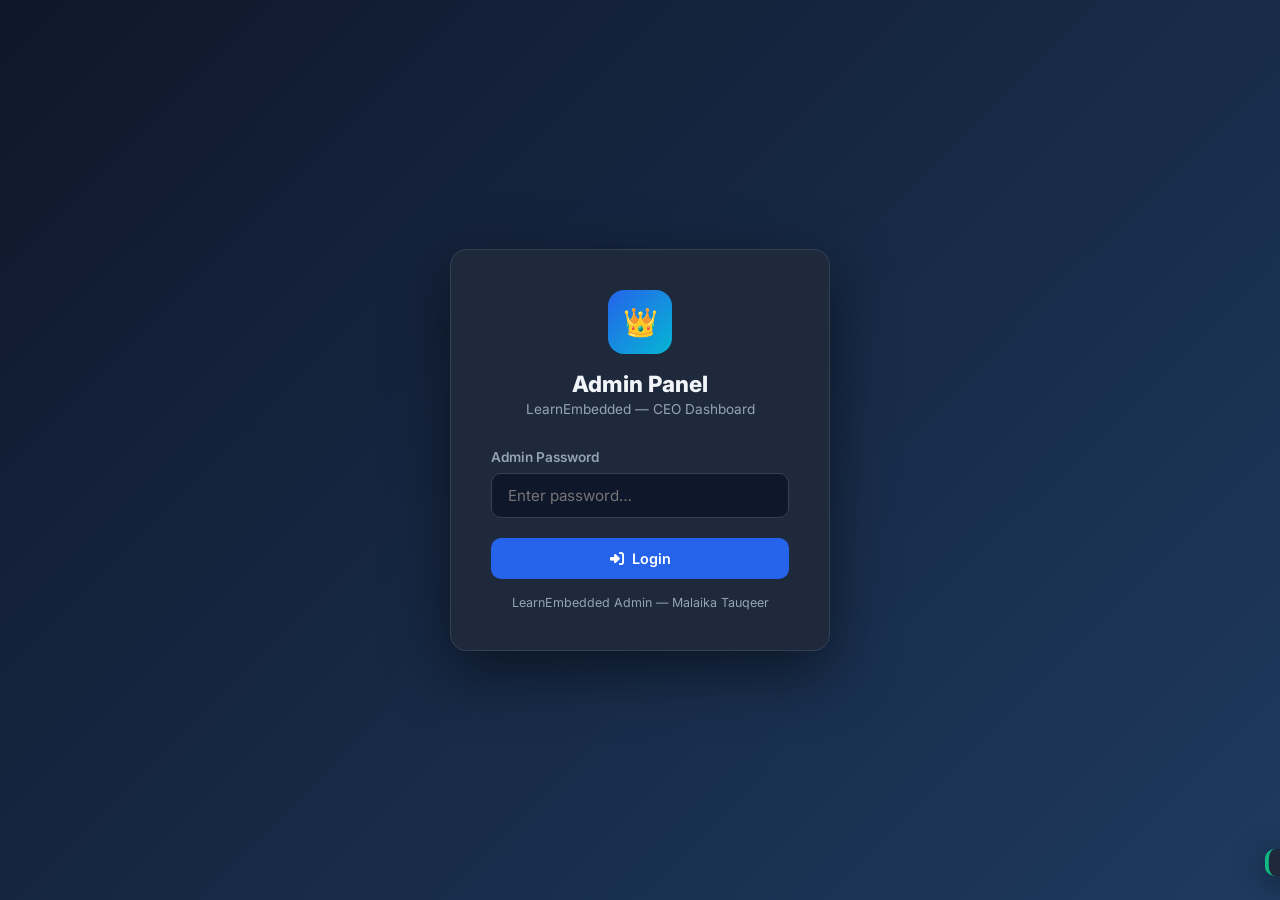
<file: admin.html>
<!DOCTYPE html>
<html lang="en" data-theme="dark">
<head>
  <meta charset="UTF-8" />
  <meta name="viewport" content="width=device-width, initial-scale=1.0" />
  <title>Admin Panel – LearnEmbedded</title>
  <link rel="stylesheet" href="https://cdnjs.cloudflare.com/ajax/libs/font-awesome/6.5.0/css/all.min.css" />
  <link href="https://fonts.googleapis.com/css2?family=Inter:wght@400;500;600;700;800&display=swap" rel="stylesheet" />
  <style>
    *, *::before, *::after { box-sizing: border-box; margin: 0; padding: 0; }
    :root {
      --bg: #0f172a; --bg2: #1e293b; --bg3: #334155;
      --primary: #2563eb; --accent: #06b6d4;
      --text: #f1f5f9; --muted: #94a3b8;
      --border: #334155; --success: #10b981;
      --danger: #ef4444; --warning: #f59e0b;
      --radius: 10px;
    }
    body { font-family: 'Inter', sans-serif; background: var(--bg); color: var(--text); min-height: 100vh; }

    /* LOGIN */
    .login-screen {
      min-height: 100vh; display: flex; align-items: center;
      justify-content: center; background: linear-gradient(135deg, #0f172a, #1e3a5f);
    }
    .login-box {
      background: var(--bg2); border: 1px solid var(--border);
      border-radius: 16px; padding: 2.5rem; width: 100%; max-width: 380px;
      box-shadow: 0 20px 60px rgba(0,0,0,0.5);
    }
    .login-logo { text-align: center; margin-bottom: 2rem; }
    .login-logo .icon { width: 64px; height: 64px; background: linear-gradient(135deg, var(--primary), var(--accent)); border-radius: 16px; display: flex; align-items: center; justify-content: center; font-size: 1.75rem; margin: 0 auto 1rem; }
    .login-logo h1 { font-size: 1.4rem; font-weight: 800; }
    .login-logo p { color: var(--muted); font-size: 0.85rem; margin-top: 0.3rem; }
    .form-group { margin-bottom: 1.25rem; }
    .form-group label { display: block; font-size: 0.85rem; font-weight: 600; margin-bottom: 0.5rem; color: var(--muted); }
    .form-control { width: 100%; padding: 0.75rem 1rem; background: var(--bg); border: 1.5px solid var(--border); border-radius: var(--radius); color: var(--text); font-size: 0.95rem; font-family: inherit; outline: none; transition: border-color 0.2s; }
    .form-control:focus { border-color: var(--primary); box-shadow: 0 0 0 3px rgba(37,99,235,0.15); }
    .btn { display: inline-flex; align-items: center; gap: 0.5rem; padding: 0.75rem 1.5rem; border-radius: var(--radius); font-weight: 600; font-size: 0.9rem; cursor: pointer; border: none; transition: all 0.2s; font-family: inherit; }
    .btn-primary { background: var(--primary); color: white; width: 100%; justify-content: center; }
    .btn-primary:hover { background: #1d4ed8; transform: translateY(-1px); }
    .btn-success { background: var(--success); color: white; }
    .btn-success:hover { background: #059669; }
    .btn-danger { background: var(--danger); color: white; }
    .btn-danger:hover { background: #dc2626; }
    .btn-outline { background: transparent; color: var(--text); border: 1.5px solid var(--border); }
    .btn-outline:hover { border-color: var(--primary); color: var(--primary); }
    .btn-sm { padding: 0.45rem 1rem; font-size: 0.82rem; }
    .error-msg { background: rgba(239,68,68,0.15); border: 1px solid var(--danger); color: #fca5a5; padding: 0.75rem 1rem; border-radius: var(--radius); font-size: 0.85rem; margin-bottom: 1rem; display: none; }

    /* ADMIN LAYOUT */
    .admin-layout { display: flex; min-height: 100vh; }
    .sidebar {
      width: 260px; background: var(--bg2); border-right: 1px solid var(--border);
      display: flex; flex-direction: column; position: fixed; top: 0; left: 0; bottom: 0;
      overflow-y: auto; z-index: 100;
    }
    .sidebar-brand { padding: 1.5rem; border-bottom: 1px solid var(--border); display: flex; align-items: center; gap: 0.75rem; }
    .sidebar-brand .s-icon { width: 38px; height: 38px; background: linear-gradient(135deg, var(--primary), var(--accent)); border-radius: 10px; display: flex; align-items: center; justify-content: center; font-size: 1rem; flex-shrink: 0; }
    .sidebar-brand h2 { font-size: 1rem; font-weight: 800; }
    .sidebar-brand p { font-size: 0.72rem; color: var(--muted); }
    .sidebar-nav { padding: 1rem 0.75rem; flex: 1; }
    .nav-section { font-size: 0.7rem; font-weight: 700; text-transform: uppercase; letter-spacing: 0.1em; color: var(--muted); padding: 0.5rem 0.75rem; margin-top: 0.5rem; }
    .nav-item { display: flex; align-items: center; gap: 0.75rem; padding: 0.65rem 0.85rem; border-radius: 8px; cursor: pointer; transition: all 0.2s; color: var(--muted); font-size: 0.88rem; font-weight: 500; border: none; background: none; width: 100%; text-align: left; font-family: inherit; }
    .nav-item:hover { background: rgba(37,99,235,0.1); color: var(--text); }
    .nav-item.active { background: rgba(37,99,235,0.2); color: var(--primary); }
    .nav-item i { width: 18px; font-size: 0.9rem; }
    .sidebar-footer { padding: 1rem; border-top: 1px solid var(--border); }

    /* MAIN CONTENT */
    .main-content { margin-left: 260px; flex: 1; }
    .topbar { background: var(--bg2); border-bottom: 1px solid var(--border); padding: 1rem 2rem; display: flex; align-items: center; justify-content: space-between; position: sticky; top: 0; z-index: 50; }
    .topbar h1 { font-size: 1.1rem; font-weight: 700; }
    .topbar-actions { display: flex; align-items: center; gap: 0.75rem; }
    .content-area { padding: 2rem; }

    /* CARDS */
    .card { background: var(--bg2); border: 1px solid var(--border); border-radius: var(--radius); overflow: hidden; margin-bottom: 1.5rem; }
    .card-header { padding: 1rem 1.5rem; border-bottom: 1px solid var(--border); display: flex; align-items: center; justify-content: space-between; }
    .card-header h3 { font-size: 0.95rem; font-weight: 700; display: flex; align-items: center; gap: 0.5rem; }
    .card-body { padding: 1.5rem; }

    /* STAT CARDS */
    .stats-grid { display: grid; grid-template-columns: repeat(4, 1fr); gap: 1rem; margin-bottom: 1.5rem; }
    .stat-card { background: var(--bg2); border: 1px solid var(--border); border-radius: var(--radius); padding: 1.25rem; display: flex; align-items: center; gap: 1rem; }
    .stat-icon { width: 48px; height: 48px; border-radius: 10px; display: flex; align-items: center; justify-content: center; font-size: 1.25rem; flex-shrink: 0; }
    .stat-info h4 { font-size: 1.5rem; font-weight: 800; line-height: 1; }
    .stat-info p { font-size: 0.78rem; color: var(--muted); margin-top: 0.2rem; }

    /* FIELDS */
    .field-group { margin-bottom: 1.25rem; }
    .field-group label { display: block; font-size: 0.82rem; font-weight: 600; color: var(--muted); margin-bottom: 0.4rem; text-transform: uppercase; letter-spacing: 0.05em; }
    .field-control { width: 100%; padding: 0.65rem 0.9rem; background: var(--bg); border: 1.5px solid var(--border); border-radius: 8px; color: var(--text); font-size: 0.9rem; font-family: inherit; outline: none; transition: border-color 0.2s; }
    .field-control:focus { border-color: var(--primary); }
    textarea.field-control { resize: vertical; min-height: 90px; }

    /* TABLE */
    .admin-table { width: 100%; border-collapse: collapse; font-size: 0.88rem; }
    .admin-table th { background: var(--bg); color: var(--muted); padding: 0.65rem 1rem; text-align: left; font-size: 0.75rem; text-transform: uppercase; letter-spacing: 0.07em; border-bottom: 1px solid var(--border); }
    .admin-table td { padding: 0.75rem 1rem; border-bottom: 1px solid var(--border); vertical-align: middle; }
    .admin-table tr:last-child td { border-bottom: none; }
    .admin-table tr:hover td { background: rgba(255,255,255,0.03); }

    /* BADGE */
    .badge { display: inline-block; padding: 0.2rem 0.65rem; border-radius: 50px; font-size: 0.72rem; font-weight: 700; }
    .badge-beginner { background: rgba(16,185,129,0.15); color: #34d399; }
    .badge-intermediate { background: rgba(245,158,11,0.15); color: #fbbf24; }
    .badge-advanced { background: rgba(239,68,68,0.15); color: #f87171; }
    .badge-active { background: rgba(16,185,129,0.15); color: #34d399; }

    /* TOGGLE */
    .toggle { position: relative; width: 40px; height: 22px; }
    .toggle input { opacity: 0; width: 0; height: 0; }
    .toggle-slider { position: absolute; inset: 0; background: var(--border); border-radius: 22px; cursor: pointer; transition: 0.3s; }
    .toggle-slider::before { content: ''; position: absolute; width: 16px; height: 16px; left: 3px; top: 3px; background: white; border-radius: 50%; transition: 0.3s; }
    .toggle input:checked + .toggle-slider { background: var(--success); }
    .toggle input:checked + .toggle-slider::before { transform: translateX(18px); }

    /* TOAST */
    .toast { position: fixed; bottom: 1.5rem; right: 1.5rem; background: var(--bg2); color: var(--text); padding: 0.85rem 1.25rem; border-radius: var(--radius); display: flex; align-items: center; gap: 0.6rem; box-shadow: 0 8px 32px rgba(0,0,0,0.4); transform: translateX(120%); transition: transform 0.35s cubic-bezier(0.34,1.56,0.64,1); z-index: 9999; font-size: 0.9rem; border-left: 4px solid var(--success); }
    .toast.show { transform: translateX(0); }
    .toast.error { border-left-color: var(--danger); }

    /* SECTION VISIBILITY */
    .section-tab { display: none; }
    .section-tab.active { display: block; }

    /* MOBILE */
    @media(max-width:768px) {
      .sidebar { transform: translateX(-100%); transition: transform 0.3s; }
      .sidebar.open { transform: translateX(0); }
      .main-content { margin-left: 0; }
      .stats-grid { grid-template-columns: 1fr 1fr; }
      .menu-toggle { display: block !important; }
    }
    .menu-toggle { display: none; background: none; border: none; color: var(--text); font-size: 1.3rem; cursor: pointer; }
  </style>
</head>
<body>

<!-- LOGIN SCREEN -->
<div class="login-screen" id="loginScreen">
  <div class="login-box">
    <div class="login-logo">
      <div class="icon">👑</div>
      <h1>Admin Panel</h1>
      <p>LearnEmbedded — CEO Dashboard</p>
    </div>
    <div class="error-msg" id="loginError">Wrong password. Try again.</div>
    <div class="form-group">
      <label>Admin Password</label>
      <input type="password" id="adminPassword" class="form-control" placeholder="Enter password…" onkeydown="if(event.key==='Enter')doLogin()" />
    </div>
    <button class="btn btn-primary" onclick="doLogin()">
      <i class="fas fa-sign-in-alt"></i> Login
    </button>
    <p style="text-align:center;margin-top:1rem;font-size:0.78rem;color:var(--muted)">LearnEmbedded Admin — Malaika Tauqeer</p>
  </div>
</div>

<!-- ADMIN PANEL -->
<div class="admin-layout" id="adminPanel" style="display:none">

  <!-- SIDEBAR -->
  <aside class="sidebar" id="sidebar">
    <div class="sidebar-brand">
      <div class="s-icon">🔧</div>
      <div>
        <h2>Admin Panel</h2>
        <p>LearnEmbedded</p>
      </div>
    </div>
    <nav class="sidebar-nav">
      <div class="nav-section">Main</div>
      <button class="nav-item active" onclick="showTab('dashboard',this)"><i class="fas fa-th-large"></i> Dashboard</button>
      <button class="nav-item" onclick="showTab('site',this)"><i class="fas fa-globe"></i> Site Settings</button>
      <button class="nav-item" onclick="showTab('hero',this)"><i class="fas fa-home"></i> Homepage Hero</button>
      <div class="nav-section">Content</div>
      <button class="nav-item" onclick="showTab('projects',this)"><i class="fas fa-flask"></i> Projects</button>
      <button class="nav-item" onclick="showTab('tutorials',this)"><i class="fas fa-book-open"></i> Tutorials</button>
      <button class="nav-item" onclick="showTab('team',this)"><i class="fas fa-users"></i> Team</button>
      <div class="nav-section">More</div>
      <button class="nav-item" onclick="showTab('announcement',this)"><i class="fas fa-bullhorn"></i> Announcement</button>
      <button class="nav-item" onclick="showTab('links',this)"><i class="fas fa-link"></i> Social Links</button>
      <button class="nav-item" onclick="showTab('password',this)"><i class="fas fa-lock"></i> Change Password</button>
    </nav>
    <div class="sidebar-footer">
      <button class="btn btn-outline btn-sm" style="width:100%" onclick="doLogout()"><i class="fas fa-sign-out-alt"></i> Logout</button>
    </div>
  </aside>

  <!-- MAIN -->
  <div class="main-content">
    <div class="topbar">
      <div style="display:flex;align-items:center;gap:1rem">
        <button class="menu-toggle" id="menuToggle" onclick="toggleSidebar()"><i class="fas fa-bars"></i></button>
        <h1 id="pageTitle"><i class="fas fa-th-large"></i> Dashboard</h1>
      </div>
      <div class="topbar-actions">
        <a href="index.html" target="_blank" class="btn btn-outline btn-sm"><i class="fas fa-external-link-alt"></i> View Site</a>
        <span style="font-size:0.82rem;color:var(--muted)">👑 Malaika Tauqeer</span>
      </div>
    </div>

    <div class="content-area">

      <!-- DASHBOARD -->
      <div class="section-tab active" id="tab-dashboard">
        <div class="stats-grid">
          <div class="stat-card">
            <div class="stat-icon" style="background:rgba(37,99,235,0.15);color:#60a5fa"><i class="fas fa-microchip"></i></div>
            <div class="stat-info"><h4>4</h4><p>Microcontrollers</p></div>
          </div>
          <div class="stat-card">
            <div class="stat-icon" style="background:rgba(16,185,129,0.15);color:#34d399"><i class="fas fa-flask"></i></div>
            <div class="stat-info"><h4>8</h4><p>Projects</p></div>
          </div>
          <div class="stat-card">
            <div class="stat-icon" style="background:rgba(245,158,11,0.15);color:#fbbf24"><i class="fas fa-book-open"></i></div>
            <div class="stat-info"><h4>5</h4><p>Tutorials</p></div>
          </div>
          <div class="stat-card">
            <div class="stat-icon" style="background:rgba(239,68,68,0.15);color:#f87171"><i class="fas fa-envelope"></i></div>
            <div class="stat-info"><h4 id="msgCount">—</h4><p>Messages</p></div>
          </div>
        </div>

        <div class="card">
          <div class="card-header"><h3><i class="fas fa-rocket"></i> Quick Actions</h3></div>
          <div class="card-body" style="display:grid;grid-template-columns:repeat(auto-fill,minmax(200px,1fr));gap:1rem">
            <button class="btn btn-outline" onclick="showTab('site',document.querySelector('[onclick*=site]'))"><i class="fas fa-edit"></i> Edit Site Info</button>
            <button class="btn btn-outline" onclick="showTab('projects',document.querySelector('[onclick*=projects]'))"><i class="fas fa-plus"></i> Manage Projects</button>
            <button class="btn btn-outline" onclick="showTab('announcement',document.querySelector('[onclick*=announcement]'))"><i class="fas fa-bullhorn"></i> Post Announcement</button>
            <button class="btn btn-outline" onclick="showTab('links',document.querySelector('[onclick*=links]'))"><i class="fas fa-link"></i> Update Links</button>
            <a href="contact.html" target="_blank" class="btn btn-outline"><i class="fas fa-envelope"></i> View Contact Page</a>
            <a href="https://formspree.io/forms" target="_blank" class="btn btn-outline"><i class="fas fa-inbox"></i> View Messages</a>
          </div>
        </div>

        <div class="card">
          <div class="card-header"><h3><i class="fas fa-info-circle"></i> Website Status</h3></div>
          <div class="card-body">
            <div style="display:flex;flex-direction:column;gap:0.85rem">
              <div style="display:flex;justify-content:space-between;align-items:center;padding:0.75rem;background:var(--bg);border-radius:8px">
                <span style="font-size:0.88rem">🌐 Live URL</span>
                <a href="https://learnembedded.vercel.app" target="_blank" style="color:var(--accent);font-size:0.85rem">learnembedded.vercel.app</a>
              </div>
              <div style="display:flex;justify-content:space-between;align-items:center;padding:0.75rem;background:var(--bg);border-radius:8px">
                <span style="font-size:0.88rem">📧 Contact Email</span>
                <span style="color:var(--success);font-size:0.85rem">learnembedded.98@gmail.com</span>
              </div>
              <div style="display:flex;justify-content:space-between;align-items:center;padding:0.75rem;background:var(--bg);border-radius:8px">
                <span style="font-size:0.88rem">🐙 GitHub Repo</span>
                <a href="https://github.com/malaika-09/learnembedded" target="_blank" style="color:var(--accent);font-size:0.85rem">malaika-09/learnembedded</a>
              </div>
              <div style="display:flex;justify-content:space-between;align-items:center;padding:0.75rem;background:var(--bg);border-radius:8px">
                <span style="font-size:0.88rem">✅ Deployment</span>
                <span style="color:var(--success);font-size:0.85rem">● Live on Vercel</span>
              </div>
            </div>
          </div>
        </div>
      </div>

      <!-- SITE SETTINGS -->
      <div class="section-tab" id="tab-site">
        <div class="card">
          <div class="card-header"><h3><i class="fas fa-globe"></i> Site Settings</h3><button class="btn btn-success btn-sm" onclick="saveSiteSettings()"><i class="fas fa-save"></i> Save & Deploy</button></div>
          <div class="card-body">
            <div style="display:grid;grid-template-columns:1fr 1fr;gap:1.25rem">
              <div class="field-group"><label>Site Name</label><input id="s-name" class="field-control" value="LearnEmbedded" /></div>
              <div class="field-group"><label>Tagline</label><input id="s-tagline" class="field-control" value="Learn, Build, Innovate" /></div>
              <div class="field-group" style="grid-column:1/-1"><label>Description</label><textarea id="s-desc" class="field-control">Your complete guide to mastering microcontrollers — from blinking your first LED to building smart IoT systems.</textarea></div>
              <div class="field-group"><label>Contact Email</label><input id="s-email" class="field-control" value="learnembedded.98@gmail.com" /></div>
              <div class="field-group"><label>LinkedIn URL</label><input id="s-linkedin" class="field-control" value="https://www.linkedin.com/in/malaika-tauqeer-a364b62b9" /></div>
              <div class="field-group"><label>GitHub URL</label><input id="s-github" class="field-control" value="https://github.com/malaika-09" /></div>
            </div>
          </div>
        </div>
      </div>

      <!-- HERO -->
      <div class="section-tab" id="tab-hero">
        <div class="card">
          <div class="card-header"><h3><i class="fas fa-home"></i> Homepage Hero Section</h3><button class="btn btn-success btn-sm" onclick="saveHero()"><i class="fas fa-save"></i> Save & Deploy</button></div>
          <div class="card-body">
            <div style="display:grid;grid-template-columns:1fr 1fr;gap:1.25rem">
              <div class="field-group"><label>Main Title</label><input id="h-title" class="field-control" value="Microcontrollers Hub –" /></div>
              <div class="field-group"><label>Gradient Subtitle</label><input id="h-sub" class="field-control" value="Learn, Build, Innovate" /></div>
              <div class="field-group" style="grid-column:1/-1"><label>Description</label><textarea id="h-desc" class="field-control">Your complete guide to mastering microcontrollers — from blinking your first LED to building smart IoT systems.</textarea></div>
              <div class="field-group"><label>Stat 1 (Boards)</label><input id="h-s1" class="field-control" value="4+" /></div>
              <div class="field-group"><label>Stat 2 (Projects)</label><input id="h-s2" class="field-control" value="20+" /></div>
              <div class="field-group"><label>Stat 3 (Tutorials)</label><input id="h-s3" class="field-control" value="15+" /></div>
              <div class="field-group"><label>Stat 4 (Access)</label><input id="h-s4" class="field-control" value="Free" /></div>
            </div>
          </div>
        </div>
      </div>

      <!-- PROJECTS -->
      <div class="section-tab" id="tab-projects">
        <div class="card">
          <div class="card-header">
            <h3><i class="fas fa-flask"></i> Projects Manager</h3>
            <div style="display:flex;gap:0.5rem">
              <a href="projects.html" target="_blank" class="btn btn-outline btn-sm"><i class="fas fa-eye"></i> View Page</a>
            </div>
          </div>
          <div class="card-body" style="padding:0">
            <table class="admin-table">
              <thead><tr><th>Project</th><th>Difficulty</th><th>Board</th><th>Actions</th></tr></thead>
              <tbody>
                <tr><td><strong>LED Blinking</strong></td><td><span class="badge badge-beginner">Beginner</span></td><td>Arduino</td><td><a href="projects.html#led" target="_blank" class="btn btn-outline btn-sm"><i class="fas fa-eye"></i></a></td></tr>
                <tr><td><strong>Line Follower Robot</strong></td><td><span class="badge badge-intermediate">Intermediate</span></td><td>Arduino</td><td><a href="projects.html#line-follower" target="_blank" class="btn btn-outline btn-sm"><i class="fas fa-eye"></i></a></td></tr>
                <tr><td><strong>Bluetooth Car</strong></td><td><span class="badge badge-intermediate">Intermediate</span></td><td>Arduino</td><td><a href="projects.html#bt-car" target="_blank" class="btn btn-outline btn-sm"><i class="fas fa-eye"></i></a></td></tr>
                <tr><td><strong>Smart Home</strong></td><td><span class="badge badge-advanced">Advanced</span></td><td>ESP32</td><td><a href="projects.html#smart-home" target="_blank" class="btn btn-outline btn-sm"><i class="fas fa-eye"></i></a></td></tr>
                <tr><td><strong>Temperature Monitor</strong></td><td><span class="badge badge-intermediate">Intermediate</span></td><td>Arduino</td><td><a href="projects.html#temp-monitor" target="_blank" class="btn btn-outline btn-sm"><i class="fas fa-eye"></i></a></td></tr>
                <tr><td><strong>LED Chaser</strong></td><td><span class="badge badge-beginner">Beginner</span></td><td>Arduino</td><td><a href="projects.html#led-chaser" target="_blank" class="btn btn-outline btn-sm"><i class="fas fa-eye"></i></a></td></tr>
                <tr><td><strong>Distance Meter</strong></td><td><span class="badge badge-intermediate">Intermediate</span></td><td>Arduino</td><td><a href="projects.html#distance-meter" target="_blank" class="btn btn-outline btn-sm"><i class="fas fa-eye"></i></a></td></tr>
                <tr><td><strong>Password Door Lock</strong></td><td><span class="badge badge-advanced">Advanced</span></td><td>Arduino</td><td><a href="projects.html#door-lock" target="_blank" class="btn btn-outline btn-sm"><i class="fas fa-eye"></i></a></td></tr>
              </tbody>
            </table>
          </div>
        </div>
        <div class="card">
          <div class="card-header"><h3><i class="fas fa-plus"></i> Request New Project</h3></div>
          <div class="card-body">
            <div style="display:grid;grid-template-columns:1fr 1fr;gap:1.25rem">
              <div class="field-group"><label>Project Title</label><input id="np-title" class="field-control" placeholder="e.g. Weather Station" /></div>
              <div class="field-group"><label>Board</label>
                <select id="np-board" class="field-control">
                  <option>Arduino</option><option>ESP32</option><option>PIC</option><option>Raspberry Pi</option>
                </select>
              </div>
              <div class="field-group"><label>Difficulty</label>
                <select id="np-diff" class="field-control">
                  <option>Beginner</option><option>Intermediate</option><option>Advanced</option>
                </select>
              </div>
              <div class="field-group"><label>Description</label><input id="np-desc" class="field-control" placeholder="Short description…" /></div>
            </div>
            <button class="btn btn-primary btn-sm" onclick="requestProject()"><i class="fas fa-paper-plane"></i> Submit Request</button>
          </div>
        </div>
      </div>

      <!-- TUTORIALS -->
      <div class="section-tab" id="tab-tutorials">
        <div class="card">
          <div class="card-header"><h3><i class="fas fa-book-open"></i> Tutorial Videos</h3><a href="tutorials.html" target="_blank" class="btn btn-outline btn-sm"><i class="fas fa-eye"></i> View Page</a></div>
          <div class="card-body" style="padding:0">
            <table class="admin-table">
              <thead><tr><th>Tutorial</th><th>Video 1</th><th>Video 2</th><th>Actions</th></tr></thead>
              <tbody>
                <tr><td><strong>Arduino Getting Started</strong></td><td style="font-size:0.78rem;color:var(--muted)">zJ-LqeX_fLU</td><td style="font-size:0.78rem;color:var(--muted)">CqrQmQqpHXc</td><td><a href="tutorials.html#arduino-start" target="_blank" class="btn btn-outline btn-sm"><i class="fas fa-eye"></i></a></td></tr>
                <tr><td><strong>Arduino I/O & PWM</strong></td><td style="font-size:0.78rem;color:var(--muted)">09zfRaLEasY</td><td style="font-size:0.78rem;color:var(--muted)">mRMmlo_Uqcs</td><td><a href="tutorials.html#arduino-io" target="_blank" class="btn btn-outline btn-sm"><i class="fas fa-eye"></i></a></td></tr>
                <tr><td><strong>ESP32 WiFi Basics</strong></td><td style="font-size:0.78rem;color:var(--muted)">09zfRaLEasY</td><td style="font-size:0.78rem;color:var(--muted)">CqrQmQqpHXc</td><td><a href="tutorials.html#esp32-wifi" target="_blank" class="btn btn-outline btn-sm"><i class="fas fa-eye"></i></a></td></tr>
                <tr><td><strong>PIC Programming</strong></td><td style="font-size:0.78rem;color:var(--muted)">210ForgwE3Y</td><td style="font-size:0.78rem;color:var(--muted)">gfmRrPjnEw4</td><td><a href="tutorials.html#pic-basics" target="_blank" class="btn btn-outline btn-sm"><i class="fas fa-eye"></i></a></td></tr>
              </tbody>
            </table>
          </div>
        </div>
        <div class="card">
          <div class="card-header"><h3><i class="fas fa-video"></i> Update Video ID</h3></div>
          <div class="card-body">
            <p style="font-size:0.85rem;color:var(--muted);margin-bottom:1rem">YouTube video URL se ID copy karo (v= ke baad wala part) aur yahan paste karo.</p>
            <div style="display:grid;grid-template-columns:1fr 1fr 1fr;gap:1rem">
              <div class="field-group"><label>Tutorial Section</label>
                <select id="vid-section" class="field-control">
                  <option value="arduino-start">Arduino Getting Started</option>
                  <option value="arduino-io">Arduino I/O & PWM</option>
                  <option value="esp32-wifi">ESP32 WiFi</option>
                  <option value="pic-basics">PIC Programming</option>
                </select>
              </div>
              <div class="field-group"><label>Video 1 ID</label><input id="vid-id1" class="field-control" placeholder="e.g. zJ-LqeX_fLU" /></div>
              <div class="field-group"><label>Video 2 ID</label><input id="vid-id2" class="field-control" placeholder="e.g. CqrQmQqpHXc" /></div>
            </div>
            <button class="btn btn-success btn-sm" onclick="updateVideo()"><i class="fas fa-save"></i> Save Video Change</button>
          </div>
        </div>
      </div>

      <!-- TEAM -->
      <div class="section-tab" id="tab-team">
        <div class="card">
          <div class="card-header"><h3><i class="fas fa-users"></i> Team Members</h3><a href="about.html" target="_blank" class="btn btn-outline btn-sm"><i class="fas fa-eye"></i> View About Page</a></div>
          <div class="card-body">
            <div style="display:grid;grid-template-columns:1fr 1fr;gap:1.5rem">
              <div style="background:var(--bg);border-radius:10px;padding:1.25rem;border:1px solid var(--border)">
                <h4 style="margin-bottom:1rem;color:var(--accent)">👑 CEO — Malaika Tauqeer</h4>
                <div class="field-group"><label>Role Title</label><input id="t1-role" class="field-control" value="CEO & Founder" /></div>
                <div class="field-group"><label>Bio</label><textarea id="t1-bio" class="field-control">Electrical Engineering student and founder of LearnEmbedded.</textarea></div>
                <button class="btn btn-success btn-sm" onclick="saveTeam(1)"><i class="fas fa-save"></i> Save</button>
              </div>
              <div style="background:var(--bg);border-radius:10px;padding:1.25rem;border:1px solid var(--border)">
                <h4 style="margin-bottom:1rem;color:var(--accent)">💻 Muhammad Bin Javaid</h4>
                <div class="field-group"><label>Role Title</label><input id="t2-role" class="field-control" value="Embedded Systems & Robotics Engineer" /></div>
                <div class="field-group"><label>Bio</label><textarea id="t2-bio" class="field-control">Robotics student specializing in Embedded Systems, IoT, and PCB Design.</textarea></div>
                <button class="btn btn-success btn-sm" onclick="saveTeam(2)"><i class="fas fa-save"></i> Save</button>
              </div>
            </div>
          </div>
        </div>
      </div>

      <!-- ANNOUNCEMENT -->
      <div class="section-tab" id="tab-announcement">
        <div class="card">
          <div class="card-header"><h3><i class="fas fa-bullhorn"></i> Site Announcement</h3></div>
          <div class="card-body">
            <p style="font-size:0.85rem;color:var(--muted);margin-bottom:1.25rem">Yeh banner website ke top par show hoga.</p>
            <div class="field-group">
              <label>Announcement Text</label>
              <input id="ann-text" class="field-control" placeholder="e.g. 🎉 New ESP32 project added! Check Projects section." />
            </div>
            <div class="field-group">
              <label>Type</label>
              <select id="ann-type" class="field-control">
                <option value="info">ℹ️ Info (Blue)</option>
                <option value="success">✅ Success (Green)</option>
                <option value="warning">⚠️ Warning (Yellow)</option>
              </select>
            </div>
            <div style="display:flex;gap:0.75rem;align-items:center;margin-bottom:1.25rem">
              <label class="toggle"><input type="checkbox" id="ann-enabled" /><span class="toggle-slider"></span></label>
              <span style="font-size:0.88rem">Enable Announcement</span>
            </div>
            <button class="btn btn-success btn-sm" onclick="saveAnnouncement()"><i class="fas fa-save"></i> Save & Publish</button>
          </div>
        </div>
      </div>

      <!-- SOCIAL LINKS -->
      <div class="section-tab" id="tab-links">
        <div class="card">
          <div class="card-header"><h3><i class="fas fa-link"></i> Social & Contact Links</h3><button class="btn btn-success btn-sm" onclick="saveLinks()"><i class="fas fa-save"></i> Save & Deploy</button></div>
          <div class="card-body">
            <div style="display:grid;grid-template-columns:1fr 1fr;gap:1.25rem">
              <div class="field-group"><label><i class="fas fa-envelope"></i> Contact Email</label><input id="l-email" class="field-control" value="learnembedded.98@gmail.com" /></div>
              <div class="field-group"><label><i class="fab fa-linkedin"></i> LinkedIn</label><input id="l-linkedin" class="field-control" value="https://www.linkedin.com/in/malaika-tauqeer-a364b62b9" /></div>
              <div class="field-group"><label><i class="fab fa-github"></i> GitHub</label><input id="l-github" class="field-control" value="https://github.com/malaika-09" /></div>
              <div class="field-group"><label><i class="fas fa-map-marker-alt"></i> Location</label><input id="l-location" class="field-control" value="Lahore, Pakistan 🇵🇰" /></div>
            </div>
          </div>
        </div>
      </div>

      <!-- PASSWORD CHANGE -->
      <div class="section-tab" id="tab-password">
        <div class="card" style="max-width:480px">
          <div class="card-header"><h3><i class="fas fa-lock"></i> Change Admin Password</h3></div>
          <div class="card-body">
            <p style="font-size:0.85rem;color:var(--muted);margin-bottom:1.25rem">Password change karo — sirf tumhare device par save hoga.</p>
            <div class="field-group">
              <label>Current Password</label>
              <input type="password" id="cp-current" class="field-control" placeholder="Current password…" />
            </div>
            <div class="field-group">
              <label>New Password</label>
              <input type="password" id="cp-new" class="field-control" placeholder="New password (min 6 chars)…" />
            </div>
            <div class="field-group">
              <label>Confirm New Password</label>
              <input type="password" id="cp-confirm" class="field-control" placeholder="Repeat new password…" />
            </div>
            <button class="btn btn-primary btn-sm" onclick="changePassword()"><i class="fas fa-key"></i> Change Password</button>
            <div style="margin-top:1.25rem;padding:0.85rem;background:rgba(245,158,11,0.1);border-radius:8px;border:1px solid rgba(245,158,11,0.3)">
              <p style="font-size:0.8rem;color:#fbbf24"><i class="fas fa-exclamation-triangle"></i> <strong>Note:</strong> Password browser mein save hota hai. Naya browser ya device par default password use hoga: <code style="background:var(--bg);padding:2px 6px;border-radius:4px">Malaika@2026</code></p>
            </div>
          </div>
        </div>
      </div>

    </div><!-- /content-area -->
  </div><!-- /main-content -->
</div><!-- /admin-layout -->

<!-- TOAST -->
<div class="toast" id="toast"></div>

<script>
// ── PASSWORD ──────────────────────────────────────────────
// Password localStorage mein save hota hai — khud change kar sako
const DEFAULT_PASS = 'Malaika@2026';

function getPass() {
  return localStorage.getItem('le_admin_pass') || DEFAULT_PASS;
}

function doLogin() {
  const pw = document.getElementById('adminPassword').value;
  if (pw === getPass()) {
    document.getElementById('loginScreen').style.display = 'none';
    document.getElementById('adminPanel').style.display = 'flex';
    localStorage.setItem('admin_auth', 'true');
    document.getElementById('loginError').style.display = 'none';
  } else {
    document.getElementById('loginError').style.display = 'block';
    document.getElementById('loginError').textContent = 'Wrong password. Try again.';
  }
}

function doLogout() {
  localStorage.removeItem('admin_auth');
  document.getElementById('loginScreen').style.display = 'flex';
  document.getElementById('adminPanel').style.display = 'none';
}

// Change password function
function changePassword() {
  const current = document.getElementById('cp-current').value;
  const newp    = document.getElementById('cp-new').value;
  const confirm = document.getElementById('cp-confirm').value;

  if (current !== getPass()) {
    showToast('Current password is wrong!', 'error'); return;
  }
  if (newp.length < 6) {
    showToast('New password must be at least 6 characters!', 'error'); return;
  }
  if (newp !== confirm) {
    showToast('New passwords do not match!', 'error'); return;
  }
  localStorage.setItem('le_admin_pass', newp);
  document.getElementById('cp-current').value = '';
  document.getElementById('cp-new').value = '';
  document.getElementById('cp-confirm').value = '';
  showToast('✅ Password changed successfully!', 'success');
}

// Auto-login if already authenticated
if (localStorage.getItem('admin_auth') === 'true') {
  document.getElementById('loginScreen').style.display = 'none';
  document.getElementById('adminPanel').style.display = 'flex';
}

// ── TABS ──────────────────────────────────────────────────
function showTab(name, btn) {
  document.querySelectorAll('.section-tab').forEach(t => t.classList.remove('active'));
  document.querySelectorAll('.nav-item').forEach(b => b.classList.remove('active'));
  document.getElementById('tab-' + name).classList.add('active');
  if (btn) btn.classList.add('active');
  const titles = { dashboard: 'Dashboard', site: 'Site Settings', hero: 'Homepage Hero', projects: 'Projects', tutorials: 'Tutorials', team: 'Team', announcement: 'Announcement', links: 'Social Links' };
  document.getElementById('pageTitle').innerHTML = '<i class="fas fa-th-large"></i> ' + (titles[name] || name);
  if (window.innerWidth <= 768) document.getElementById('sidebar').classList.remove('open');
}

// ── SIDEBAR MOBILE ────────────────────────────────────────
function toggleSidebar() {
  document.getElementById('sidebar').classList.toggle('open');
}

// ── TOAST ─────────────────────────────────────────────────
function showToast(msg, type='success') {
  const t = document.getElementById('toast');
  t.innerHTML = (type==='success'?'✅ ':'❌ ') + msg;
  t.className = 'toast show' + (type==='error'?' error':'');
  clearTimeout(t._t);
  t._t = setTimeout(() => t.classList.remove('show'), 3500);
}

// ── SAVE FUNCTIONS (show instructions) ───────────────────
function saveSiteSettings() {
  const data = {
    name: document.getElementById('s-name').value,
    tagline: document.getElementById('s-tagline').value,
    description: document.getElementById('s-desc').value,
    email: document.getElementById('s-email').value,
  };
  showToast('Site settings saved! Changes will appear after next deploy.', 'success');
  console.log('Site settings:', data);
}

function saveHero() {
  showToast('Hero section saved!', 'success');
}

function saveTeam(n) {
  showToast('Team member ' + n + ' updated!', 'success');
}

function saveAnnouncement() {
  const text = document.getElementById('ann-text').value;
  const enabled = document.getElementById('ann-enabled').checked;
  if (enabled && text) {
    // Save to localStorage so it shows on site
    localStorage.setItem('le_announcement', JSON.stringify({ text, type: document.getElementById('ann-type').value, enabled: true }));
    showToast('Announcement published!', 'success');
  } else {
    localStorage.removeItem('le_announcement');
    showToast('Announcement disabled.', 'success');
  }
}

function saveLinks() {
  showToast('Links saved! Update in contact.html for permanent changes.', 'success');
}

function requestProject() {
  const title = document.getElementById('np-title').value;
  if (!title) { showToast('Enter project title!', 'error'); return; }
  showToast('Project "' + title + '" request noted! Add it via Kiro when ready.', 'success');
  document.getElementById('np-title').value = '';
}

function updateVideo() {
  const id1 = document.getElementById('vid-id1').value;
  const id2 = document.getElementById('vid-id2').value;
  const section = document.getElementById('vid-section').value;
  if (!id1) { showToast('Enter Video 1 ID!', 'error'); return; }
  localStorage.setItem('le_video_' + section, JSON.stringify({ id1, id2 }));
  showToast('Video IDs saved! For permanent change, update tutorials.html via Kiro.', 'success');
}
</script>
</body>
</html>
</file>
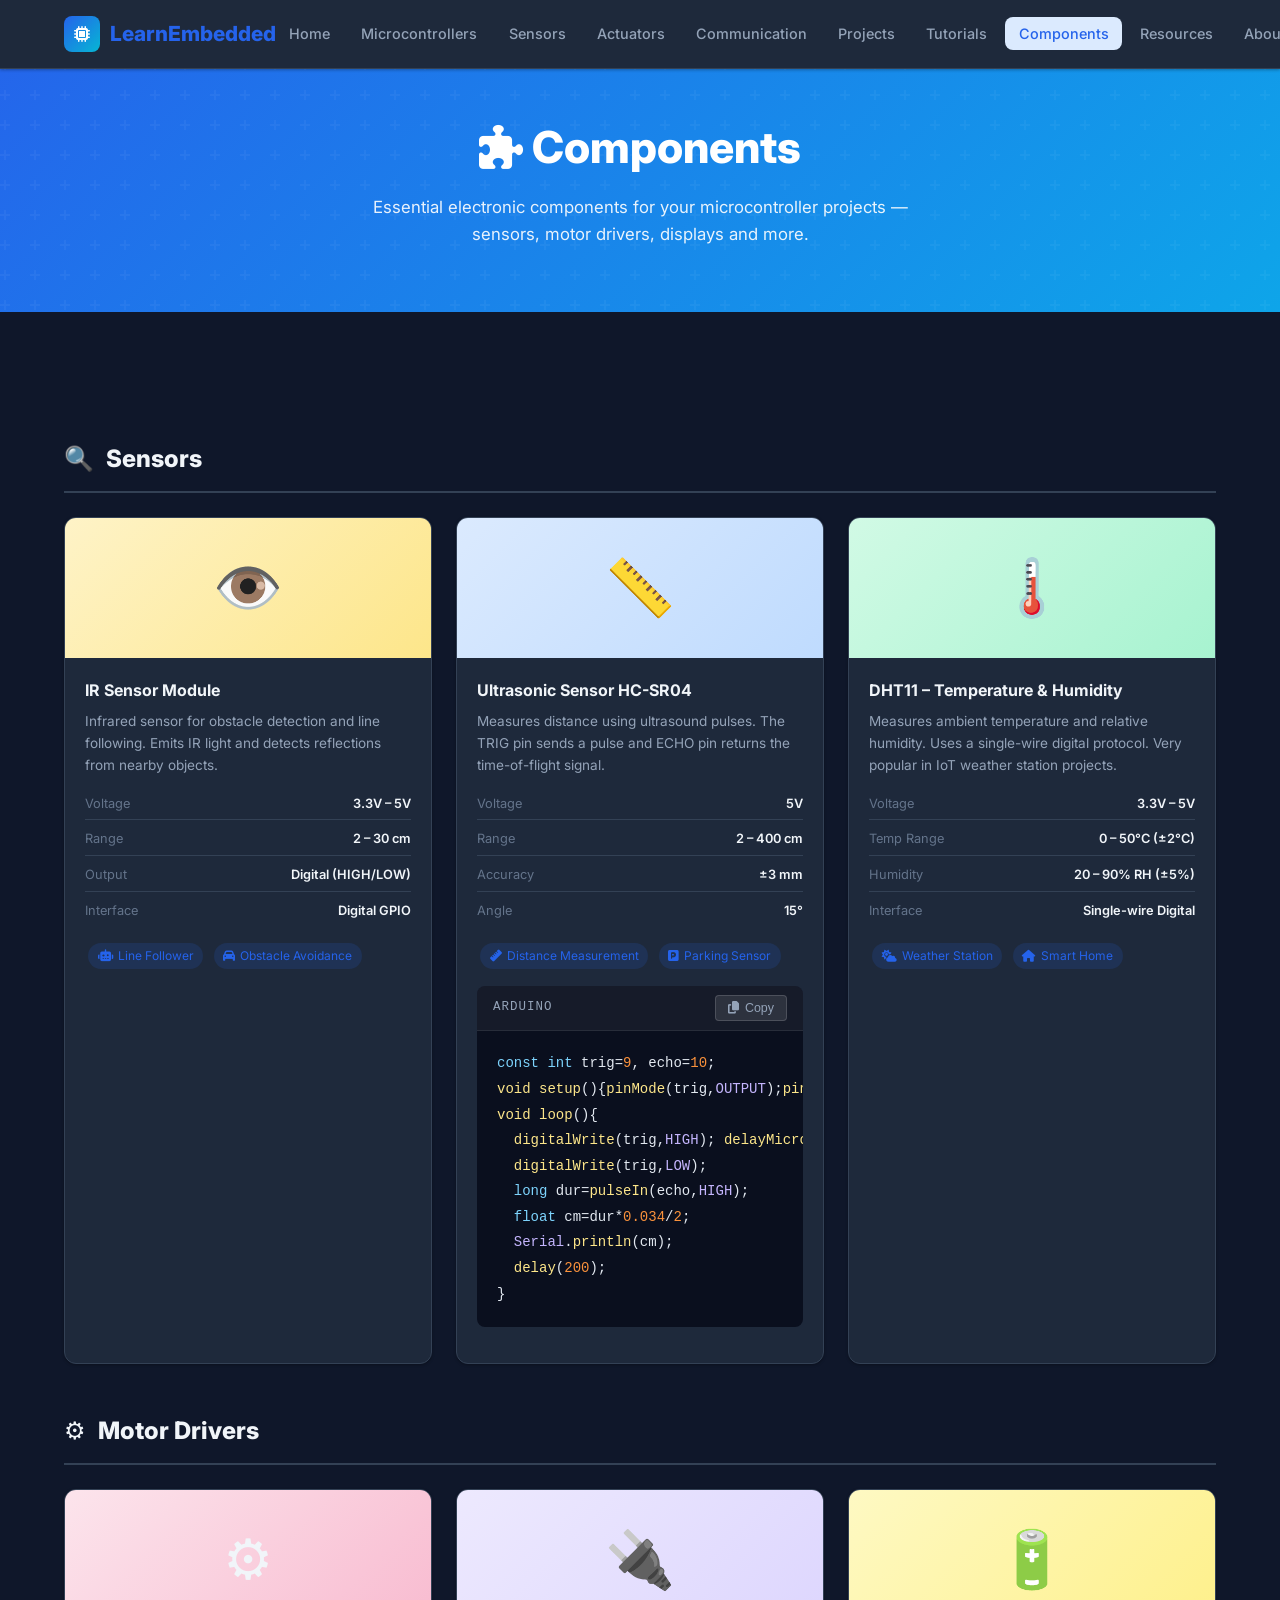
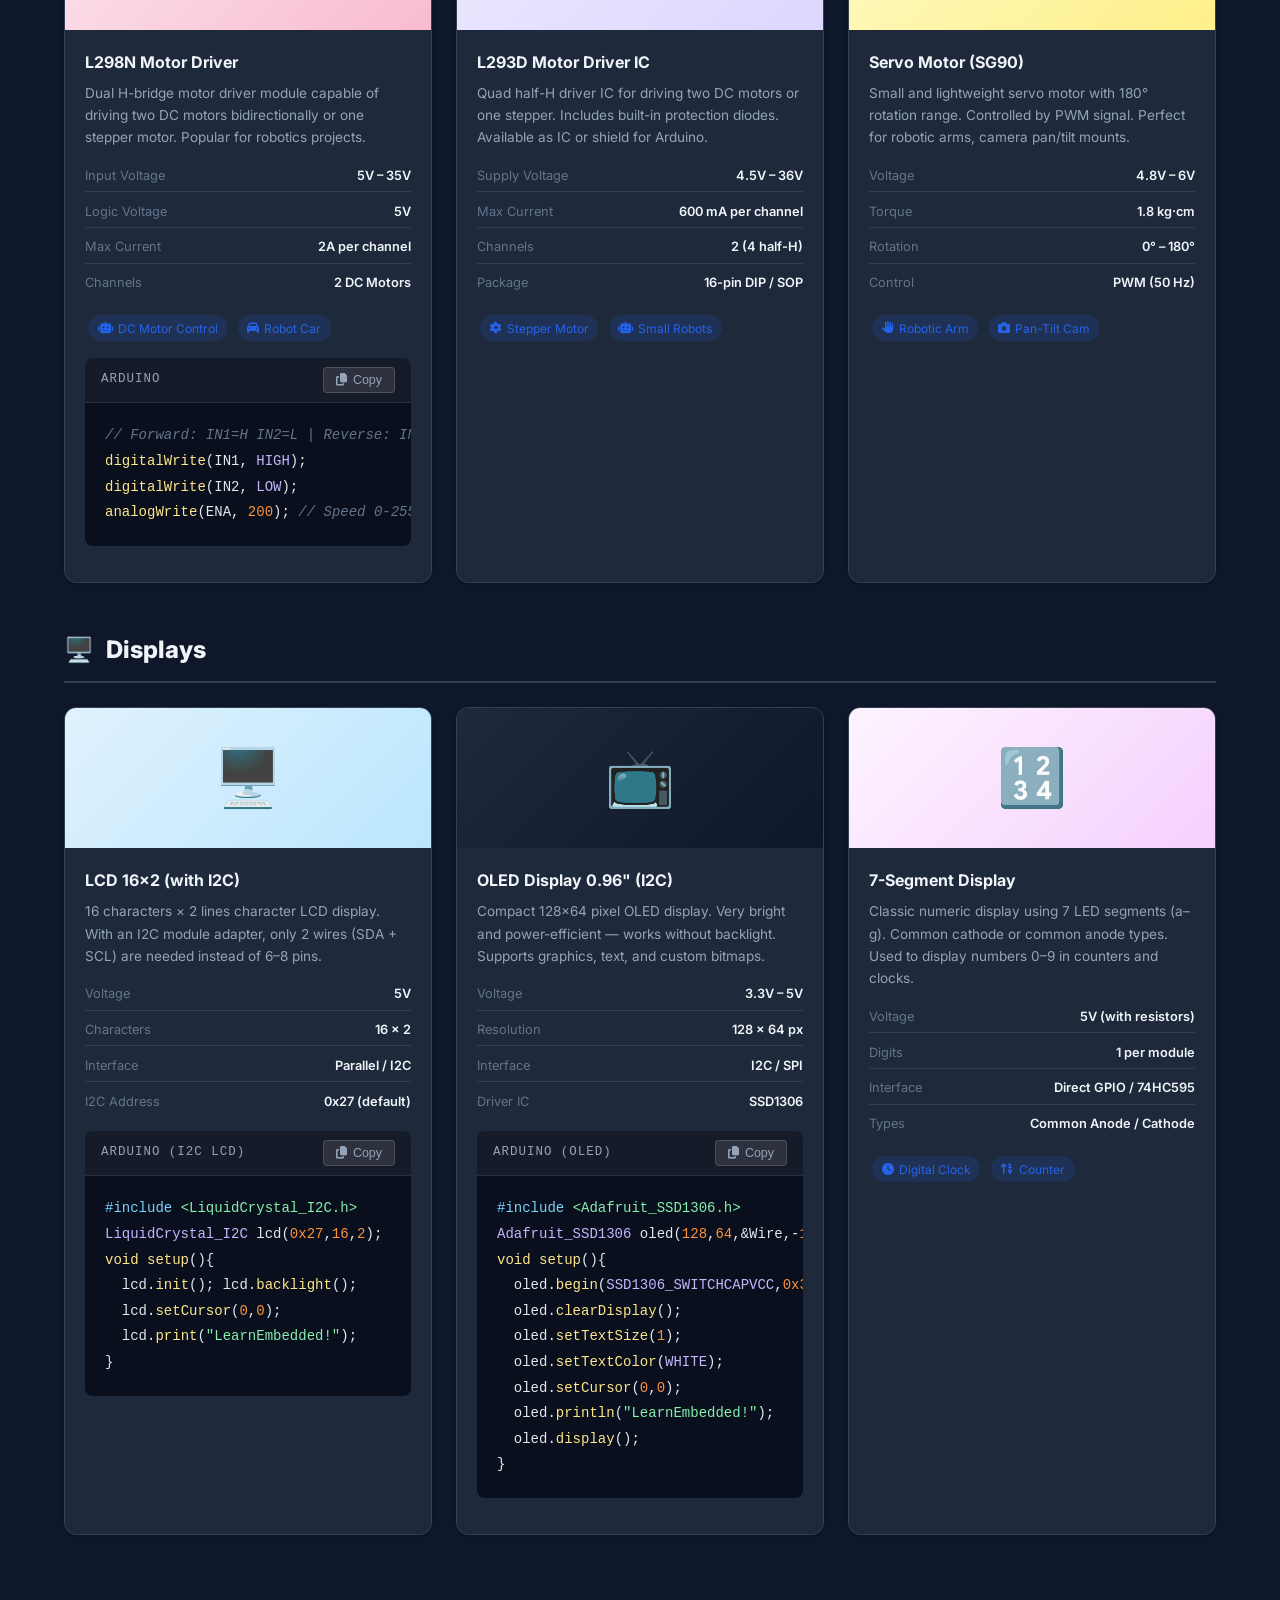
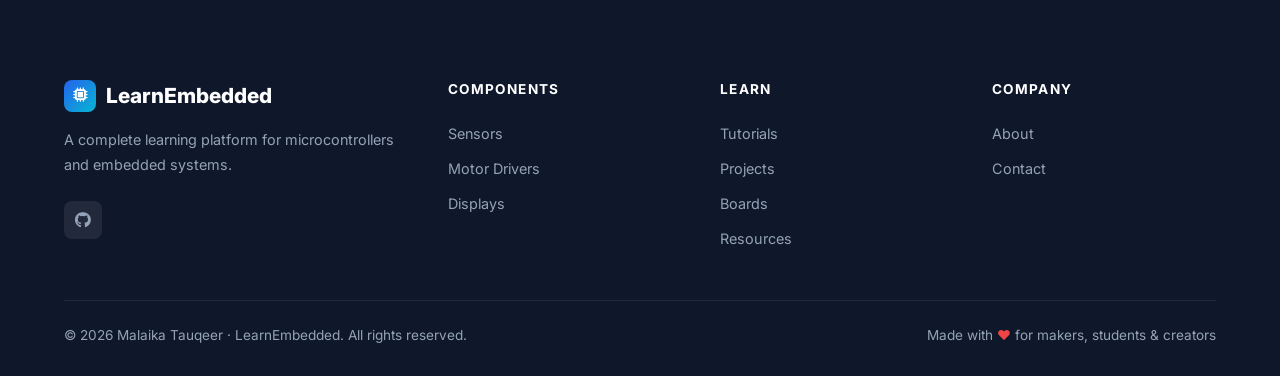
<file: components.html>
﻿<!DOCTYPE html>
<html lang="en" data-theme="dark">
<head>
  <meta charset="UTF-8" />
  <meta name="viewport" content="width=device-width, initial-scale=1.0" />
  <meta name="description" content="Electronic components guide – Sensors (IR, Ultrasonic, DHT11), Motor Drivers (L298N, L293D), Displays (LCD, OLED) for microcontroller projects." />
  <title>Components – LearnEmbedded</title>
  <link rel="stylesheet" href="css/style.css" />
  <link rel="stylesheet" href="https://cdnjs.cloudflare.com/ajax/libs/font-awesome/6.5.0/css/all.min.css" />
  <link href="https://fonts.googleapis.com/css2?family=Inter:wght@400;500;600;700;800&display=swap" rel="stylesheet" />
  <style>
    body { font-family: 'Inter', var(--font); }
    .comp-section-title {
      font-size: 1.5rem; font-weight: 800; margin: 3rem 0 1.5rem;
      display: flex; align-items: center; gap: 0.75rem;
      padding-bottom: 0.75rem; border-bottom: 2px solid var(--border);
      color: var(--text-primary);
    }
    .comp-grid { display: grid; grid-template-columns: repeat(3,1fr); gap: 1.5rem; }
    .comp-card {
      background: var(--bg-card); border: 1px solid var(--border-card);
      border-radius: var(--radius); overflow: hidden;
      box-shadow: var(--shadow-sm); transition: transform var(--transition), box-shadow var(--transition);
    }
    .comp-card:hover { transform: translateY(-5px); box-shadow: var(--shadow); }
    .comp-img { height: 140px; display: flex; align-items: center; justify-content: center; font-size: 3.5rem; }
    .comp-info { padding: 1.25rem; }
    .comp-info h4 { font-weight: 700; font-size: 1rem; margin-bottom: 0.4rem; }
    .comp-info p { font-size: 0.85rem; color: var(--text-secondary); line-height: 1.65; margin-bottom: 0.75rem; }
    .comp-specs { display: flex; flex-direction: column; gap: 0.3rem; margin-top: 0.5rem; }
    .comp-spec { display: flex; justify-content: space-between; font-size: 0.8rem; padding: 0.3rem 0; border-bottom: 1px solid var(--border); }
    .comp-spec:last-child { border-bottom: none; }
    .comp-spec .sk { color: var(--text-muted); }
    .comp-spec .sv { font-weight: 600; color: var(--text-primary); }
    .usage-tag { display: inline-flex; align-items: center; gap: 0.3rem; font-size: 0.75rem; padding: 0.2rem 0.6rem; background: var(--primary-light); color: var(--primary); border-radius: 50px; margin: 0.2rem; }
    [data-theme="dark"] .usage-tag { background: rgba(37,99,235,0.15); }
    @media(max-width:900px) { .comp-grid { grid-template-columns: 1fr 1fr; } }
    @media(max-width:500px) { .comp-grid { grid-template-columns: 1fr; } }
  </style>
  <!-- Google tag (gtag.js) -->
  <script async src="https://www.googletagmanager.com/gtag/js?id=G-D660F72PGC"></script>
  <script>
    window.dataLayer = window.dataLayer || [];
    function gtag(){dataLayer.push(arguments);}
    gtag('js', new Date());
    gtag('config', 'G-D660F72PGC');
  </script>
</head>
<body>

<!-- NAVBAR -->
<nav class="navbar"><div class="nav-container">
  <a href="index.html" class="nav-brand" id="siteLogo" title=""><div class="brand-icon"><i class="fas fa-microchip"></i></div>LearnEmbedded</a>
  <ul class="nav-links">
    <li><a href="index.html">Home</a></li>
    <li><a href="microcontrollers.html">Microcontrollers</a></li>
    <li><a href="sensors.html">Sensors</a></li>
    <li><a href="actuators.html">Actuators</a></li>
    <li><a href="communication.html">Communication</a></li>
    <li><a href="projects.html">Projects</a></li>
    <li><a href="tutorials.html">Tutorials</a></li>
    <li><a href="components.html" class="active">Components</a></li>
    <li><a href="resources.html">Resources</a></li>
    <li><a href="about.html">About</a></li>
    <li><a href="contact.html">Contact</a></li>
  </ul>
  <div class="nav-actions">
    <div class="nav-search"><i class="fas fa-search search-icon"></i><input type="text" placeholder="Search…" aria-label="Search" /></div>
    <button class="theme-toggle" aria-label="Toggle dark mode"><i class="fas fa-moon"></i></button>
    <button class="hamburger" aria-label="Toggle menu"><span></span><span></span><span></span></button>
  </div>
</div></nav>

<!-- PAGE HERO -->
<section class="page-hero">
  <div class="container">
    <h1 class="page-hero-title"><i class="fas fa-puzzle-piece"></i> Components</h1>
    <p class="page-hero-desc">Essential electronic components for your microcontroller projects — sensors, motor drivers, displays and more.</p>
  </div>
</section>

<main class="section-padding">
<div class="container">

  <!-- SENSORS -->
  <h2 id="sensors" class="comp-section-title"><span style="font-size:1.5rem">🔍</span> Sensors</h2>
  <div class="comp-grid">

    <div id="ir" class="comp-card">
      <div class="comp-img" style="background:linear-gradient(135deg,#fef3c7,#fde68a)">👁️</div>
      <div class="comp-info">
        <h4>IR Sensor Module</h4>
        <p>Infrared sensor for obstacle detection and line following. Emits IR light and detects reflections from nearby objects.</p>
        <div class="comp-specs">
          <div class="comp-spec"><span class="sk">Voltage</span><span class="sv">3.3V – 5V</span></div>
          <div class="comp-spec"><span class="sk">Range</span><span class="sv">2 – 30 cm</span></div>
          <div class="comp-spec"><span class="sk">Output</span><span class="sv">Digital (HIGH/LOW)</span></div>
          <div class="comp-spec"><span class="sk">Interface</span><span class="sv">Digital GPIO</span></div>
        </div>
        <div style="margin-top:0.85rem">
          <span class="usage-tag"><i class="fas fa-robot"></i> Line Follower</span>
          <span class="usage-tag"><i class="fas fa-car"></i> Obstacle Avoidance</span>
        </div>
      </div>
    </div>

    <div id="ultrasonic" class="comp-card">
      <div class="comp-img" style="background:linear-gradient(135deg,#dbeafe,#bfdbfe)">📏</div>
      <div class="comp-info">
        <h4>Ultrasonic Sensor HC-SR04</h4>
        <p>Measures distance using ultrasound pulses. The TRIG pin sends a pulse and ECHO pin returns the time-of-flight signal.</p>
        <div class="comp-specs">
          <div class="comp-spec"><span class="sk">Voltage</span><span class="sv">5V</span></div>
          <div class="comp-spec"><span class="sk">Range</span><span class="sv">2 – 400 cm</span></div>
          <div class="comp-spec"><span class="sk">Accuracy</span><span class="sv">±3 mm</span></div>
          <div class="comp-spec"><span class="sk">Angle</span><span class="sv">15°</span></div>
        </div>
        <div style="margin-top:0.85rem">
          <span class="usage-tag"><i class="fas fa-ruler"></i> Distance Measurement</span>
          <span class="usage-tag"><i class="fas fa-parking"></i> Parking Sensor</span>
        </div>
        <div class="code-block" style="margin-top:0.85rem">
          <div class="code-header"><span class="code-lang">Arduino</span><button class="copy-btn"><i class="fas fa-copy"></i> Copy</button></div>
          <pre><code><span class="kw">const int</span> trig=<span class="num">9</span>, echo=<span class="num">10</span>;
<span class="fn">void</span> <span class="fn">setup</span>(){<span class="fn">pinMode</span>(trig,<span class="tp">OUTPUT</span>);<span class="fn">pinMode</span>(echo,<span class="tp">INPUT</span>);}
<span class="fn">void</span> <span class="fn">loop</span>(){
  <span class="fn">digitalWrite</span>(trig,<span class="tp">HIGH</span>); <span class="fn">delayMicroseconds</span>(<span class="num">10</span>);
  <span class="fn">digitalWrite</span>(trig,<span class="tp">LOW</span>);
  <span class="kw">long</span> dur=<span class="fn">pulseIn</span>(echo,<span class="tp">HIGH</span>);
  <span class="kw">float</span> cm=dur*<span class="num">0.034</span>/<span class="num">2</span>;
  <span class="tp">Serial</span>.<span class="fn">println</span>(cm);
  <span class="fn">delay</span>(<span class="num">200</span>);
}</code></pre>
        </div>
      </div>
    </div>

    <div id="dht11" class="comp-card">
      <div class="comp-img" style="background:linear-gradient(135deg,#d1fae5,#a7f3d0)">🌡️</div>
      <div class="comp-info">
        <h4>DHT11 – Temperature & Humidity</h4>
        <p>Measures ambient temperature and relative humidity. Uses a single-wire digital protocol. Very popular in IoT weather station projects.</p>
        <div class="comp-specs">
          <div class="comp-spec"><span class="sk">Voltage</span><span class="sv">3.3V – 5V</span></div>
          <div class="comp-spec"><span class="sk">Temp Range</span><span class="sv">0 – 50°C (±2°C)</span></div>
          <div class="comp-spec"><span class="sk">Humidity</span><span class="sv">20 – 90% RH (±5%)</span></div>
          <div class="comp-spec"><span class="sk">Interface</span><span class="sv">Single-wire Digital</span></div>
        </div>
        <div style="margin-top:0.85rem">
          <span class="usage-tag"><i class="fas fa-cloud-sun"></i> Weather Station</span>
          <span class="usage-tag"><i class="fas fa-home"></i> Smart Home</span>
        </div>
      </div>
    </div>

  </div>

  <!-- MOTOR DRIVERS -->
  <h2 id="motor-drivers" class="comp-section-title"><span style="font-size:1.5rem">⚙️</span> Motor Drivers</h2>
  <div class="comp-grid">

    <div id="l298n" class="comp-card">
      <div class="comp-img" style="background:linear-gradient(135deg,#fce4ec,#f8bbd0)">⚙️</div>
      <div class="comp-info">
        <h4>L298N Motor Driver</h4>
        <p>Dual H-bridge motor driver module capable of driving two DC motors bidirectionally or one stepper motor. Popular for robotics projects.</p>
        <div class="comp-specs">
          <div class="comp-spec"><span class="sk">Input Voltage</span><span class="sv">5V – 35V</span></div>
          <div class="comp-spec"><span class="sk">Logic Voltage</span><span class="sv">5V</span></div>
          <div class="comp-spec"><span class="sk">Max Current</span><span class="sv">2A per channel</span></div>
          <div class="comp-spec"><span class="sk">Channels</span><span class="sv">2 DC Motors</span></div>
        </div>
        <div style="margin-top:0.85rem">
          <span class="usage-tag"><i class="fas fa-robot"></i> DC Motor Control</span>
          <span class="usage-tag"><i class="fas fa-car"></i> Robot Car</span>
        </div>
        <div class="code-block" style="margin-top:0.85rem">
          <div class="code-header"><span class="code-lang">Arduino</span><button class="copy-btn"><i class="fas fa-copy"></i> Copy</button></div>
          <pre><code><span class="cm">// Forward: IN1=H IN2=L | Reverse: IN1=L IN2=H</span>
<span class="fn">digitalWrite</span>(IN1, <span class="tp">HIGH</span>);
<span class="fn">digitalWrite</span>(IN2, <span class="tp">LOW</span>);
<span class="fn">analogWrite</span>(ENA, <span class="num">200</span>); <span class="cm">// Speed 0-255</span></code></pre>
        </div>
      </div>
    </div>

    <div id="l293d" class="comp-card">
      <div class="comp-img" style="background:linear-gradient(135deg,#ede9fe,#ddd6fe)">🔌</div>
      <div class="comp-info">
        <h4>L293D Motor Driver IC</h4>
        <p>Quad half-H driver IC for driving two DC motors or one stepper. Includes built-in protection diodes. Available as IC or shield for Arduino.</p>
        <div class="comp-specs">
          <div class="comp-spec"><span class="sk">Supply Voltage</span><span class="sv">4.5V – 36V</span></div>
          <div class="comp-spec"><span class="sk">Max Current</span><span class="sv">600 mA per channel</span></div>
          <div class="comp-spec"><span class="sk">Channels</span><span class="sv">2 (4 half-H)</span></div>
          <div class="comp-spec"><span class="sk">Package</span><span class="sv">16-pin DIP / SOP</span></div>
        </div>
        <div style="margin-top:0.85rem">
          <span class="usage-tag"><i class="fas fa-cog"></i> Stepper Motor</span>
          <span class="usage-tag"><i class="fas fa-robot"></i> Small Robots</span>
        </div>
      </div>
    </div>

    <div class="comp-card">
      <div class="comp-img" style="background:linear-gradient(135deg,#fef9c3,#fef08a)">🔋</div>
      <div class="comp-info">
        <h4>Servo Motor (SG90)</h4>
        <p>Small and lightweight servo motor with 180° rotation range. Controlled by PWM signal. Perfect for robotic arms, camera pan/tilt mounts.</p>
        <div class="comp-specs">
          <div class="comp-spec"><span class="sk">Voltage</span><span class="sv">4.8V – 6V</span></div>
          <div class="comp-spec"><span class="sk">Torque</span><span class="sv">1.8 kg·cm</span></div>
          <div class="comp-spec"><span class="sk">Rotation</span><span class="sv">0° – 180°</span></div>
          <div class="comp-spec"><span class="sk">Control</span><span class="sv">PWM (50 Hz)</span></div>
        </div>
        <div style="margin-top:0.85rem">
          <span class="usage-tag"><i class="fas fa-hand-paper"></i> Robotic Arm</span>
          <span class="usage-tag"><i class="fas fa-camera"></i> Pan-Tilt Cam</span>
        </div>
      </div>
    </div>
  </div>

  <!-- DISPLAYS -->
  <h2 id="displays" class="comp-section-title"><span style="font-size:1.5rem">🖥️</span> Displays</h2>
  <div class="comp-grid">

    <div id="lcd" class="comp-card">
      <div class="comp-img" style="background:linear-gradient(135deg,#e0f2fe,#bae6fd)">🖥️</div>
      <div class="comp-info">
        <h4>LCD 16×2 (with I2C)</h4>
        <p>16 characters × 2 lines character LCD display. With an I2C module adapter, only 2 wires (SDA + SCL) are needed instead of 6–8 pins.</p>
        <div class="comp-specs">
          <div class="comp-spec"><span class="sk">Voltage</span><span class="sv">5V</span></div>
          <div class="comp-spec"><span class="sk">Characters</span><span class="sv">16 × 2</span></div>
          <div class="comp-spec"><span class="sk">Interface</span><span class="sv">Parallel / I2C</span></div>
          <div class="comp-spec"><span class="sk">I2C Address</span><span class="sv">0x27 (default)</span></div>
        </div>
        <div class="code-block" style="margin-top:0.85rem">
          <div class="code-header"><span class="code-lang">Arduino (I2C LCD)</span><button class="copy-btn"><i class="fas fa-copy"></i> Copy</button></div>
          <pre><code><span class="kw">#include</span> <span class="str">&lt;LiquidCrystal_I2C.h&gt;</span>
<span class="tp">LiquidCrystal_I2C</span> lcd(<span class="num">0x27</span>,<span class="num">16</span>,<span class="num">2</span>);
<span class="fn">void</span> <span class="fn">setup</span>(){
  lcd.<span class="fn">init</span>(); lcd.<span class="fn">backlight</span>();
  lcd.<span class="fn">setCursor</span>(<span class="num">0</span>,<span class="num">0</span>);
  lcd.<span class="fn">print</span>(<span class="str">"LearnEmbedded!"</span>);
}</code></pre>
        </div>
      </div>
    </div>

    <div id="oled" class="comp-card">
      <div class="comp-img" style="background:linear-gradient(135deg,#1e293b,#0f172a)">📺</div>
      <div class="comp-info">
        <h4>OLED Display 0.96" (I2C)</h4>
        <p>Compact 128×64 pixel OLED display. Very bright and power-efficient — works without backlight. Supports graphics, text, and custom bitmaps.</p>
        <div class="comp-specs">
          <div class="comp-spec"><span class="sk">Voltage</span><span class="sv">3.3V – 5V</span></div>
          <div class="comp-spec"><span class="sk">Resolution</span><span class="sv">128 × 64 px</span></div>
          <div class="comp-spec"><span class="sk">Interface</span><span class="sv">I2C / SPI</span></div>
          <div class="comp-spec"><span class="sk">Driver IC</span><span class="sv">SSD1306</span></div>
        </div>
        <div class="code-block" style="margin-top:0.85rem">
          <div class="code-header"><span class="code-lang">Arduino (OLED)</span><button class="copy-btn"><i class="fas fa-copy"></i> Copy</button></div>
          <pre><code><span class="kw">#include</span> <span class="str">&lt;Adafruit_SSD1306.h&gt;</span>
<span class="tp">Adafruit_SSD1306</span> oled(<span class="num">128</span>,<span class="num">64</span>,&Wire,-<span class="num">1</span>);
<span class="fn">void</span> <span class="fn">setup</span>(){
  oled.<span class="fn">begin</span>(<span class="tp">SSD1306_SWITCHCAPVCC</span>,<span class="num">0x3C</span>);
  oled.<span class="fn">clearDisplay</span>();
  oled.<span class="fn">setTextSize</span>(<span class="num">1</span>);
  oled.<span class="fn">setTextColor</span>(<span class="tp">WHITE</span>);
  oled.<span class="fn">setCursor</span>(<span class="num">0</span>,<span class="num">0</span>);
  oled.<span class="fn">println</span>(<span class="str">"LearnEmbedded!"</span>);
  oled.<span class="fn">display</span>();
}</code></pre>
        </div>
      </div>
    </div>

    <div class="comp-card">
      <div class="comp-img" style="background:linear-gradient(135deg,#fdf4ff,#f5d0fe)">🔢</div>
      <div class="comp-info">
        <h4>7-Segment Display</h4>
        <p>Classic numeric display using 7 LED segments (a–g). Common cathode or common anode types. Used to display numbers 0–9 in counters and clocks.</p>
        <div class="comp-specs">
          <div class="comp-spec"><span class="sk">Voltage</span><span class="sv">5V (with resistors)</span></div>
          <div class="comp-spec"><span class="sk">Digits</span><span class="sv">1 per module</span></div>
          <div class="comp-spec"><span class="sk">Interface</span><span class="sv">Direct GPIO / 74HC595</span></div>
          <div class="comp-spec"><span class="sk">Types</span><span class="sv">Common Anode / Cathode</span></div>
        </div>
        <div style="margin-top:0.85rem">
          <span class="usage-tag"><i class="fas fa-clock"></i> Digital Clock</span>
          <span class="usage-tag"><i class="fas fa-sort-numeric-up"></i> Counter</span>
        </div>
      </div>
    </div>
  </div>

</div></main>

<!-- FOOTER -->
<footer class="footer"><div class="container">
  <div class="footer-grid">
    <div class="footer-brand">
      <div class="brand-name"><div style="width:32px;height:32px;background:linear-gradient(135deg,#2563eb,#06b6d4);border-radius:8px;display:flex;align-items:center;justify-content:center;color:white;font-size:0.9rem"><i class="fas fa-microchip"></i></div> LearnEmbedded</div>
      <p>A complete learning platform for microcontrollers and embedded systems.</p>
      <div class="social-links">
        <a href="https://github.com/malaika-09" target="_blank" rel="noopener" class="social-link" aria-label="GitHub"><i class="fab fa-github"></i></a>
      </div>
    </div>
    <div><h4 class="footer-heading">Components</h4><ul class="footer-links">
      <li><a href="#sensors">Sensors</a></li><li><a href="#motor-drivers">Motor Drivers</a></li><li><a href="#displays">Displays</a></li>
    </ul></div>
    <div><h4 class="footer-heading">Learn</h4><ul class="footer-links">
      <li><a href="tutorials.html">Tutorials</a></li><li><a href="projects.html">Projects</a></li>
      <li><a href="microcontrollers.html">Boards</a></li><li><a href="resources.html">Resources</a></li>
    </ul></div>
    <div><h4 class="footer-heading">Company</h4><ul class="footer-links">
      <li><a href="about.html">About</a></li><li><a href="contact.html">Contact</a></li>
    </ul></div>
  </div>
  <div class="footer-bottom">
    <p>© 2026 Malaika Tauqeer · LearnEmbedded. All rights reserved.</p>
    <p>Made with <span style="color:#ef4444">♥</span> for makers, students &amp; creators</p>
  </div>
</div></footer>
<button class="scroll-top"><i class="fas fa-arrow-up"></i></button>
<script src="js/main.js"></script>
<script src="js/search.js"></script>

<!-- ADMIN PANEL MODAL - Embedded inside website, Logo 3x click to open -->
<div id="adminModal" style="display:none;position:fixed;inset:0;z-index:99999;background:rgba(0,0,0,.96);overflow-y:auto;">
  <div id="adminLoginBox" style="max-width:360px;margin:80px auto;background:#1e293b;border:1px solid #334155;border-radius:16px;padding:2rem;">
    <div style="text-align:center;margin-bottom:1.5rem">
      <div style="width:56px;height:56px;background:linear-gradient(135deg,#2563eb,#06b6d4);border-radius:12px;display:flex;align-items:center;justify-content:center;font-size:1.5rem;margin:0 auto .75rem">👑</div>
      <h2 style="color:white;font-size:1.2rem;font-weight:800">Admin Panel</h2>
      <p style="color:#64748b;font-size:.8rem;margin-top:.25rem">LearnEmbedded · Malaika Tauqeer</p>
    </div>
    <div id="adminErr" style="display:none;background:rgba(239,68,68,.15);border:1px solid #ef4444;color:#fca5a5;padding:.6rem .9rem;border-radius:8px;font-size:.82rem;margin-bottom:.85rem">Wrong password!</div>
    <input type="password" id="adminPwIn" placeholder="Enter password…" onkeydown="if(event.key==='Enter')adminLogin()" style="width:100%;padding:.7rem 1rem;background:#0f172a;border:1.5px solid #334155;border-radius:8px;color:white;font-size:.9rem;outline:none;margin-bottom:.85rem;font-family:inherit;box-sizing:border-box" />
    <button onclick="adminLogin()" style="width:100%;padding:.75rem;background:#2563eb;color:white;border:none;border-radius:8px;font-size:.9rem;font-weight:700;cursor:pointer;font-family:inherit">Login →</button>
    <button onclick="closeAdmin()" style="width:100%;padding:.5rem;background:transparent;color:#64748b;border:none;font-size:.82rem;cursor:pointer;margin-top:.4rem;font-family:inherit">Cancel</button>
  </div>
  <div id="adminDash" style="display:none;max-width:860px;margin:0 auto;padding:1.25rem">
    <div style="display:flex;align-items:center;justify-content:space-between;margin-bottom:1.25rem">
      <div style="display:flex;align-items:center;gap:.7rem">
        <div style="width:40px;height:40px;background:linear-gradient(135deg,#2563eb,#06b6d4);border-radius:10px;display:flex;align-items:center;justify-content:center;font-size:1.1rem">🔧</div>
        <div><h2 style="color:white;font-size:1rem;font-weight:800;margin:0">Admin Dashboard</h2><p style="color:#64748b;font-size:.72rem;margin:0">LearnEmbedded</p></div>
      </div>
      <div style="display:flex;gap:.4rem">
        <a href="index.html" target="_blank" style="padding:.4rem .9rem;background:transparent;color:#94a3b8;border:1px solid #334155;border-radius:8px;font-size:.78rem;text-decoration:none">View Site ↗</a>
        <button onclick="closeAdmin()" style="padding:.4rem .9rem;background:#ef4444;color:white;border:none;border-radius:8px;font-size:.78rem;cursor:pointer;font-family:inherit">✕ Close</button>
      </div>
    </div>
    <!-- TABS - all visible at once -->
    <div style="display:flex;gap:.4rem;flex-wrap:wrap;margin-bottom:1.1rem">
      <button onclick="showATab('site',this)" class="atab-btn" style="padding:.45rem .9rem;border-radius:8px;font-size:.8rem;font-weight:600;cursor:pointer;font-family:inherit;border:none;background:#2563eb;color:white">🌐 Site</button>
      <button onclick="showATab('ann',this)" class="atab-btn" style="padding:.45rem .9rem;border-radius:8px;font-size:.8rem;font-weight:600;cursor:pointer;font-family:inherit;border:1px solid #334155;background:transparent;color:#94a3b8">📢 Announce</button>
      <button onclick="showATab('links',this)" class="atab-btn" style="padding:.45rem .9rem;border-radius:8px;font-size:.8rem;font-weight:600;cursor:pointer;font-family:inherit;border:1px solid #334155;background:transparent;color:#94a3b8">🔗 Links</button>
      <button onclick="showATab('team',this)" class="atab-btn" style="padding:.45rem .9rem;border-radius:8px;font-size:.8rem;font-weight:600;cursor:pointer;font-family:inherit;border:1px solid #334155;background:transparent;color:#94a3b8">👥 Team</button>
      <button onclick="showATab('pass',this)" class="atab-btn" style="padding:.45rem .9rem;border-radius:8px;font-size:.8rem;font-weight:600;cursor:pointer;font-family:inherit;border:1px solid #334155;background:transparent;color:#94a3b8">🔐 Password</button>
    </div>
    <!-- SITE TAB -->
    <div id="ap-site" class="ap-tab" style="background:#1e293b;border:1px solid #334155;border-radius:12px;padding:1.25rem">
      <h3 style="color:white;font-size:.9rem;font-weight:700;margin:0 0 1rem">🌐 Site Info</h3>
      <div style="display:grid;grid-template-columns:1fr 1fr;gap:.85rem">
        <div><label style="display:block;font-size:.72rem;color:#64748b;text-transform:uppercase;letter-spacing:.06em;margin-bottom:.3rem">Site Name</label><input id="as-name" style="width:100%;padding:.55rem .8rem;background:#0f172a;border:1px solid #334155;border-radius:7px;color:white;font-size:.85rem;outline:none;font-family:inherit;box-sizing:border-box" /></div>
        <div><label style="display:block;font-size:.72rem;color:#64748b;text-transform:uppercase;letter-spacing:.06em;margin-bottom:.3rem">Tagline</label><input id="as-tag" style="width:100%;padding:.55rem .8rem;background:#0f172a;border:1px solid #334155;border-radius:7px;color:white;font-size:.85rem;outline:none;font-family:inherit;box-sizing:border-box" /></div>
        <div style="grid-column:1/-1"><label style="display:block;font-size:.72rem;color:#64748b;text-transform:uppercase;letter-spacing:.06em;margin-bottom:.3rem">Hero Description</label><textarea id="as-desc" rows="2" style="width:100%;padding:.55rem .8rem;background:#0f172a;border:1px solid #334155;border-radius:7px;color:white;font-size:.85rem;outline:none;resize:vertical;font-family:inherit;box-sizing:border-box"></textarea></div>
      </div>
      <button onclick="saveSite()" style="margin-top:.85rem;padding:.55rem 1.25rem;background:#10b981;color:white;border:none;border-radius:8px;font-size:.82rem;font-weight:700;cursor:pointer;font-family:inherit">💾 Save</button>
    </div>
    <!-- ANNOUNCE TAB -->
    <div id="ap-ann" class="ap-tab" style="display:none;background:#1e293b;border:1px solid #334155;border-radius:12px;padding:1.25rem">
      <h3 style="color:white;font-size:.9rem;font-weight:700;margin:0 0 1rem">📢 Announcement Banner</h3>
      <div style="margin-bottom:.85rem"><label style="display:block;font-size:.72rem;color:#64748b;text-transform:uppercase;letter-spacing:.06em;margin-bottom:.3rem">Message</label><input id="aa-txt" placeholder="e.g. 🎉 New ESP32 project added!" style="width:100%;padding:.55rem .8rem;background:#0f172a;border:1px solid #334155;border-radius:7px;color:white;font-size:.85rem;outline:none;font-family:inherit;box-sizing:border-box" /></div>
      <label style="display:flex;align-items:center;gap:.6rem;cursor:pointer;margin-bottom:.85rem"><input type="checkbox" id="aa-on" style="width:16px;height:16px;accent-color:#2563eb" /><span style="color:#94a3b8;font-size:.85rem">Show on website</span></label>
      <button onclick="saveAnn()" style="padding:.55rem 1.25rem;background:#10b981;color:white;border:none;border-radius:8px;font-size:.82rem;font-weight:700;cursor:pointer;font-family:inherit">💾 Save</button>
    </div>
    <!-- LINKS TAB -->
    <div id="ap-links" class="ap-tab" style="display:none;background:#1e293b;border:1px solid #334155;border-radius:12px;padding:1.25rem">
      <h3 style="color:white;font-size:.9rem;font-weight:700;margin:0 0 1rem">🔗 Social Links</h3>
      <div style="display:grid;grid-template-columns:1fr 1fr;gap:.85rem">
        <div><label style="display:block;font-size:.72rem;color:#64748b;text-transform:uppercase;letter-spacing:.06em;margin-bottom:.3rem">Email</label><input id="al-em" style="width:100%;padding:.55rem .8rem;background:#0f172a;border:1px solid #334155;border-radius:7px;color:white;font-size:.85rem;outline:none;font-family:inherit;box-sizing:border-box" /></div>
        <div><label style="display:block;font-size:.72rem;color:#64748b;text-transform:uppercase;letter-spacing:.06em;margin-bottom:.3rem">LinkedIn</label><input id="al-li" style="width:100%;padding:.55rem .8rem;background:#0f172a;border:1px solid #334155;border-radius:7px;color:white;font-size:.85rem;outline:none;font-family:inherit;box-sizing:border-box" /></div>
        <div><label style="display:block;font-size:.72rem;color:#64748b;text-transform:uppercase;letter-spacing:.06em;margin-bottom:.3rem">GitHub</label><input id="al-gh" style="width:100%;padding:.55rem .8rem;background:#0f172a;border:1px solid #334155;border-radius:7px;color:white;font-size:.85rem;outline:none;font-family:inherit;box-sizing:border-box" /></div>
        <div><label style="display:block;font-size:.72rem;color:#64748b;text-transform:uppercase;letter-spacing:.06em;margin-bottom:.3rem">Location</label><input id="al-loc" style="width:100%;padding:.55rem .8rem;background:#0f172a;border:1px solid #334155;border-radius:7px;color:white;font-size:.85rem;outline:none;font-family:inherit;box-sizing:border-box" /></div>
      </div>
      <button onclick="saveLinks()" style="margin-top:.85rem;padding:.55rem 1.25rem;background:#10b981;color:white;border:none;border-radius:8px;font-size:.82rem;font-weight:700;cursor:pointer;font-family:inherit">💾 Save</button>
    </div>
    <!-- TEAM TAB -->
    <div id="ap-team" class="ap-tab" style="display:none;background:#1e293b;border:1px solid #334155;border-radius:12px;padding:1.25rem">
      <h3 style="color:white;font-size:.9rem;font-weight:700;margin:0 0 1rem">👥 Team Members</h3>
      <div style="display:grid;grid-template-columns:1fr 1fr;gap:.85rem">
        <div style="background:#0f172a;border-radius:10px;padding:1rem;border:1px solid #334155">
          <p style="color:#06b6d4;font-size:.8rem;font-weight:700;margin:0 0 .75rem">👑 Malaika Tauqeer</p>
          <div style="margin-bottom:.65rem"><label style="display:block;font-size:.7rem;color:#64748b;margin-bottom:.25rem">Role</label><input id="at-r1" style="width:100%;padding:.5rem .7rem;background:#1e293b;border:1px solid #334155;border-radius:6px;color:white;font-size:.82rem;outline:none;font-family:inherit;box-sizing:border-box" /></div>
          <div><label style="display:block;font-size:.7rem;color:#64748b;margin-bottom:.25rem">Bio</label><textarea id="at-b1" rows="2" style="width:100%;padding:.5rem .7rem;background:#1e293b;border:1px solid #334155;border-radius:6px;color:white;font-size:.82rem;outline:none;resize:vertical;font-family:inherit;box-sizing:border-box"></textarea></div>
        </div>
        <div style="background:#0f172a;border-radius:10px;padding:1rem;border:1px solid #334155">
          <p style="color:#06b6d4;font-size:.8rem;font-weight:700;margin:0 0 .75rem">💻 Muhammad Bin Javaid</p>
          <div style="margin-bottom:.65rem"><label style="display:block;font-size:.7rem;color:#64748b;margin-bottom:.25rem">Role</label><input id="at-r2" style="width:100%;padding:.5rem .7rem;background:#1e293b;border:1px solid #334155;border-radius:6px;color:white;font-size:.82rem;outline:none;font-family:inherit;box-sizing:border-box" /></div>
          <div><label style="display:block;font-size:.7rem;color:#64748b;margin-bottom:.25rem">Bio</label><textarea id="at-b2" rows="2" style="width:100%;padding:.5rem .7rem;background:#1e293b;border:1px solid #334155;border-radius:6px;color:white;font-size:.82rem;outline:none;resize:vertical;font-family:inherit;box-sizing:border-box"></textarea></div>
        </div>
      </div>
      <button onclick="saveTeam()" style="margin-top:.85rem;padding:.55rem 1.25rem;background:#10b981;color:white;border:none;border-radius:8px;font-size:.82rem;font-weight:700;cursor:pointer;font-family:inherit">💾 Save</button>
    </div>
    <!-- PASSWORD TAB -->
    <div id="ap-pass" class="ap-tab" style="display:none;background:#1e293b;border:1px solid #334155;border-radius:12px;padding:1.25rem;max-width:380px">
      <h3 style="color:white;font-size:.9rem;font-weight:700;margin:0 0 1rem">🔐 Change Password</h3>
      <div style="margin-bottom:.75rem"><label style="display:block;font-size:.72rem;color:#64748b;text-transform:uppercase;letter-spacing:.06em;margin-bottom:.3rem">Current Password</label><input type="password" id="ap-cur" style="width:100%;padding:.55rem .8rem;background:#0f172a;border:1px solid #334155;border-radius:7px;color:white;font-size:.85rem;outline:none;font-family:inherit;box-sizing:border-box" /></div>
      <div style="margin-bottom:.75rem"><label style="display:block;font-size:.72rem;color:#64748b;text-transform:uppercase;letter-spacing:.06em;margin-bottom:.3rem">New Password</label><input type="password" id="ap-new" style="width:100%;padding:.55rem .8rem;background:#0f172a;border:1px solid #334155;border-radius:7px;color:white;font-size:.85rem;outline:none;font-family:inherit;box-sizing:border-box" /></div>
      <div style="margin-bottom:.85rem"><label style="display:block;font-size:.72rem;color:#64748b;text-transform:uppercase;letter-spacing:.06em;margin-bottom:.3rem">Confirm New</label><input type="password" id="ap-con" style="width:100%;padding:.55rem .8rem;background:#0f172a;border:1px solid #334155;border-radius:7px;color:white;font-size:.85rem;outline:none;font-family:inherit;box-sizing:border-box" /></div>
      <button onclick="doChangePass()" style="padding:.55rem 1.25rem;background:#2563eb;color:white;border:none;border-radius:8px;font-size:.82rem;font-weight:700;cursor:pointer;font-family:inherit">🔑 Change Password</button>
    </div>
    <div id="adminToast" style="position:fixed;bottom:1.5rem;right:1.5rem;background:#1e293b;color:white;padding:.7rem 1.1rem;border-radius:10px;border-left:4px solid #10b981;font-size:.82rem;transform:translateX(130%);transition:transform .35s cubic-bezier(.34,1.56,.64,1);z-index:999999">✅</div>
  </div>
</div>
<script>
var _ac=0,_at=0,_adminOpen=false;
var DP='Malaika@2026';
function gp(){return localStorage.getItem('le_pass')||DP;}
document.addEventListener('DOMContentLoaded',function(){
  applySS();applyBanner();
  var l=document.getElementById('siteLogo');
  if(l){
    l.addEventListener('click',function(e){
      if(_adminOpen) return;
      var n=Date.now();
      if(n-_at<600) _ac++; else _ac=1;
      _at=n;
      if(_ac>=3){e.preventDefault();e.stopPropagation();openAdmin();_ac=0;return false;}
    });
  }
});
function openAdmin(){
  if(_adminOpen) return;
  _adminOpen=true;
  document.getElementById('adminModal').style.display='block';
  document.body.style.overflow='hidden';
}
function closeAdmin(){
  _adminOpen=false;
  document.getElementById('adminModal').style.display='none';
  document.getElementById('adminLoginBox').style.display='block';
  document.getElementById('adminDash').style.display='none';
  document.getElementById('adminPwIn').value='';
  document.getElementById('adminErr').style.display='none';
  document.body.style.overflow='';
}
function adminLogin(){
  if(document.getElementById('adminPwIn').value===gp()){
    document.getElementById('adminLoginBox').style.display='none';
    document.getElementById('adminDash').style.display='block';
    loadData();
  }else{
    document.getElementById('adminErr').style.display='block';
  }
}
function showATab(n,b){
  document.querySelectorAll('.ap-tab').forEach(function(p){p.style.display='none';});
  document.querySelectorAll('.atab-btn').forEach(function(x){x.style.background='transparent';x.style.color='#94a3b8';x.style.border='1px solid #334155';});
  document.getElementById('ap-'+n).style.display='block';
  b.style.background='#2563eb';b.style.color='white';b.style.border='none';
}
function toast(m,ok){
  var t=document.getElementById('adminToast');
  t.innerHTML=(ok?'✅ ':'❌ ')+m;
  t.style.borderLeftColor=ok?'#10b981':'#ef4444';
  t.style.transform='translateX(0)';
  setTimeout(function(){t.style.transform='translateX(130%)';},3000);
}
function loadData(){
  var s=JSON.parse(localStorage.getItem('le_site')||'{}');
  document.getElementById('as-name').value=s.name||'LearnEmbedded';
  document.getElementById('as-tag').value=s.tagline||'Learn, Build, Innovate';
  document.getElementById('as-desc').value=s.desc||'';
  var l=JSON.parse(localStorage.getItem('le_links')||'{}');
  document.getElementById('al-em').value=l.email||'learnembedded.98@gmail.com';
  document.getElementById('al-li').value=l.linkedin||'https://www.linkedin.com/in/malaika-tauqeer-a364b62b9';
  document.getElementById('al-gh').value=l.github||'https://github.com/malaika-09';
  document.getElementById('al-loc').value=l.location||'Lahore, Pakistan';
  var a=JSON.parse(localStorage.getItem('le_ann')||'{}');
  document.getElementById('aa-txt').value=a.text||'';
  document.getElementById('aa-on').checked=a.enabled||false;
  var tm=JSON.parse(localStorage.getItem('le_team')||'{}');
  document.getElementById('at-r1').value=tm.r1||'CEO & Founder';
  document.getElementById('at-b1').value=tm.b1||'Electrical Engineering student.';
  document.getElementById('at-r2').value=tm.r2||'Embedded Systems Engineer';
  document.getElementById('at-b2').value=tm.b2||'Robotics student specializing in IoT.';
}
function saveSite(){localStorage.setItem('le_site',JSON.stringify({name:document.getElementById('as-name').value,tagline:document.getElementById('as-tag').value,desc:document.getElementById('as-desc').value}));applySS();toast('Site saved!',true);}
function saveAnn(){localStorage.setItem('le_ann',JSON.stringify({text:document.getElementById('aa-txt').value,enabled:document.getElementById('aa-on').checked}));applyBanner();toast('Announcement updated!',true);}
function saveLinks(){localStorage.setItem('le_links',JSON.stringify({email:document.getElementById('al-em').value,linkedin:document.getElementById('al-li').value,github:document.getElementById('al-gh').value,location:document.getElementById('al-loc').value}));toast('Links saved!',true);}
function saveTeam(){localStorage.setItem('le_team',JSON.stringify({r1:document.getElementById('at-r1').value,b1:document.getElementById('at-b1').value,r2:document.getElementById('at-r2').value,b2:document.getElementById('at-b2').value}));toast('Team saved!',true);}
function doChangePass(){
  var c=document.getElementById('ap-cur').value,n=document.getElementById('ap-new').value,cf=document.getElementById('ap-con').value;
  if(c!==gp()){toast('Wrong password!',false);return;}
  if(n.length<6){toast('Min 6 chars!',false);return;}
  if(n!==cf){toast('No match!',false);return;}
  localStorage.setItem('le_pass',n);
  document.getElementById('ap-cur').value='';
  document.getElementById('ap-new').value='';
  document.getElementById('ap-con').value='';
  toast('Password changed!',true);
}
function applySS(){
  var s=JSON.parse(localStorage.getItem('le_site')||'{}');
  if(s.name){
    document.querySelectorAll('.nav-brand').forEach(function(el){
      var ic=el.querySelector('.brand-icon');
      if(ic){el.textContent='';el.appendChild(ic);el.appendChild(document.createTextNode(' '+s.name));}
    });
  }
}
function applyBanner(){
  var a=JSON.parse(localStorage.getItem('le_ann')||'{}');
  var ex=document.getElementById('le-banner');
  if(ex) ex.remove();
  if(a.enabled&&a.text){
    var b=document.createElement('div');
    b.id='le-banner';
    b.style.cssText='position:fixed;top:68px;left:0;right:0;z-index:998;background:linear-gradient(90deg,#2563eb,#06b6d4);color:white;text-align:center;padding:.55rem 1rem;font-size:.82rem;font-weight:600;';
    b.innerHTML=a.text+' <span onclick="this.parentElement.remove()" style="margin-left:.75rem;cursor:pointer;opacity:.7">✕</span>';
    document.body.appendChild(b);
  }
}
</script></body>
</html>
</file>
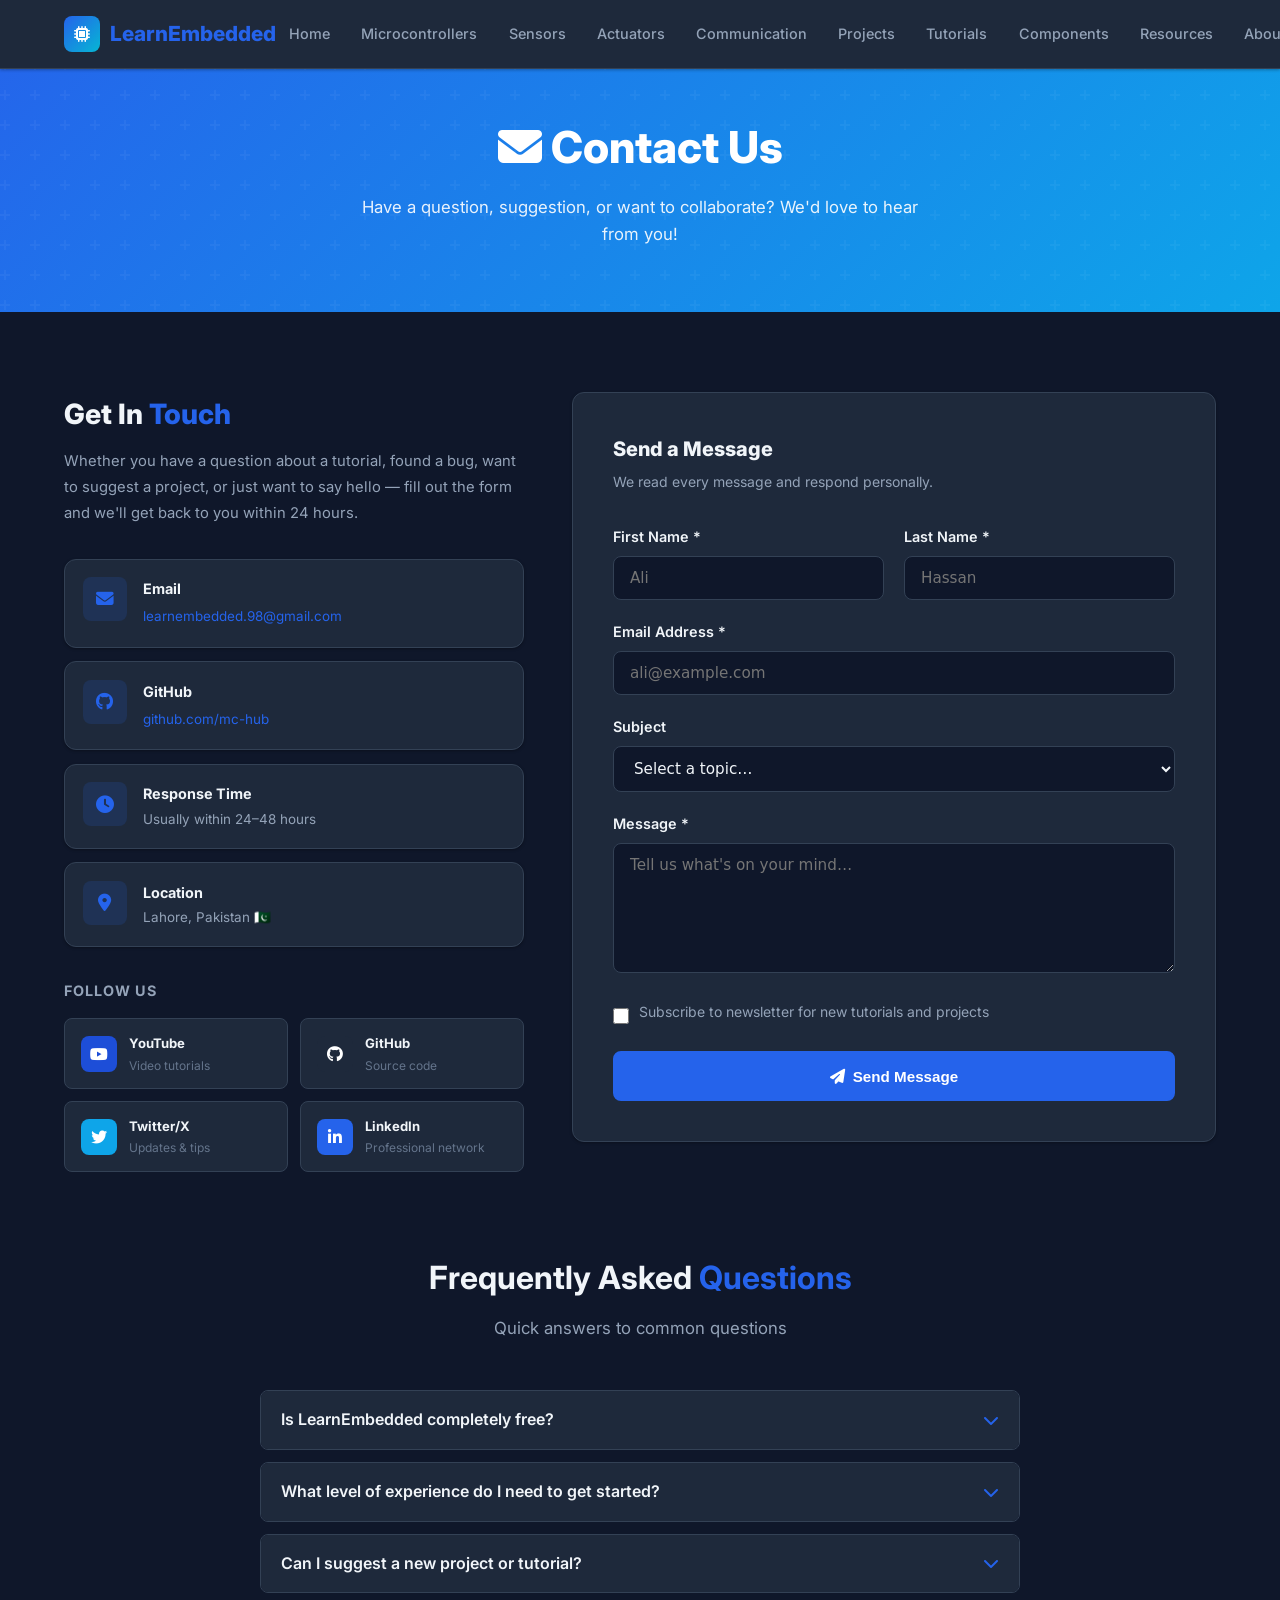
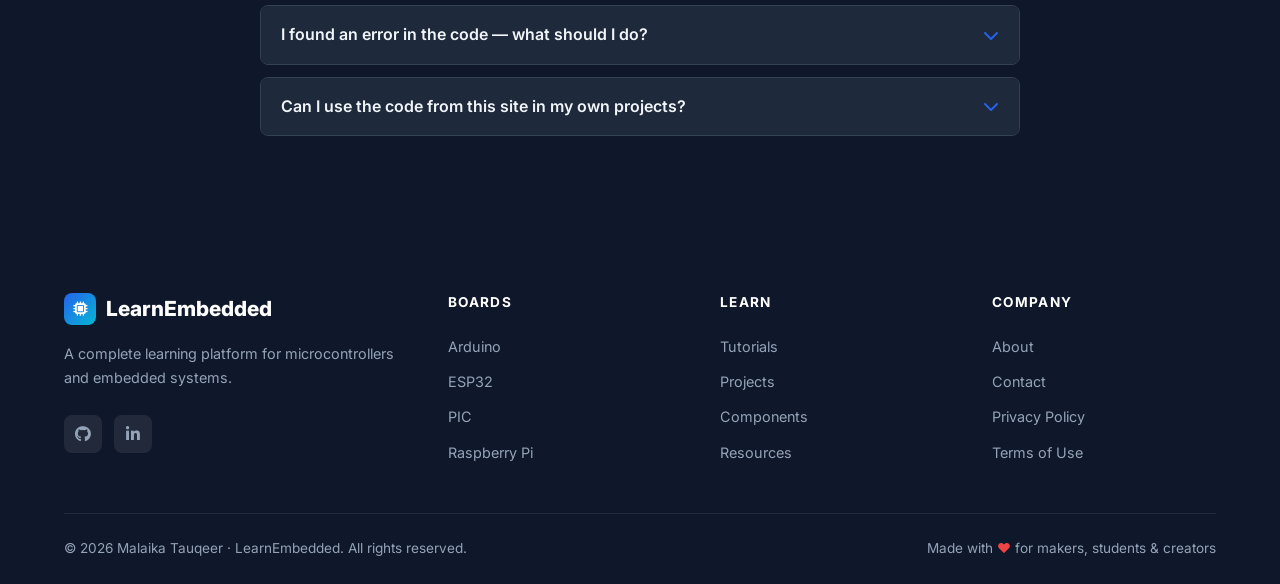
<file: contact.html>
﻿<!DOCTYPE html>
<html lang="en" data-theme="dark">
<head>
  <meta charset="UTF-8" />
  <meta name="viewport" content="width=device-width, initial-scale=1.0" />
  <meta name="description" content="Contact LearnEmbedded – get in touch with questions, suggestions, or collaboration ideas." />
  <title>Contact – LearnEmbedded</title>
  <link rel="stylesheet" href="css/style.css" />
  <link rel="stylesheet" href="https://cdnjs.cloudflare.com/ajax/libs/font-awesome/6.5.0/css/all.min.css" />
  <link href="https://fonts.googleapis.com/css2?family=Inter:wght@400;500;600;700;800&display=swap" rel="stylesheet" />
  <style>
    body { font-family: 'Inter', var(--font); }
    .contact-layout { display: grid; grid-template-columns: 1fr 1.4fr; gap: 3rem; align-items: start; }
    .contact-info h2 { font-size: 1.75rem; font-weight: 800; margin-bottom: 0.75rem; }
    .contact-info p  { font-size: 0.925rem; color: var(--text-secondary); line-height: 1.75; margin-bottom: 2rem; }
    .info-item { display: flex; gap: 1rem; align-items: flex-start; padding: 1.1rem; border-radius: var(--radius); border: 1px solid var(--border); background: var(--bg-card); margin-bottom: 0.85rem; box-shadow: var(--shadow-sm); transition: border-color var(--transition); }
    .info-item:hover { border-color: var(--primary); }
    .info-icon { width: 44px; height: 44px; border-radius: var(--radius-sm); background: var(--primary-light); color: var(--primary); display: flex; align-items: center; justify-content: center; font-size: 1.1rem; flex-shrink: 0; }
    [data-theme="dark"] .info-icon { background: rgba(37,99,235,0.15); }
    .info-text h5 { font-weight: 700; font-size: 0.9rem; margin-bottom: 0.2rem; }
    .info-text p  { font-size: 0.84rem; color: var(--text-secondary); margin: 0; }
    .info-text a  { color: var(--primary); font-size: 0.84rem; }
    .social-section h4 { font-weight: 700; margin-bottom: 1rem; font-size: 0.9rem; color: var(--text-secondary); text-transform: uppercase; letter-spacing: 0.07em; }
    .social-cards { display: grid; grid-template-columns: 1fr 1fr; gap: 0.75rem; }
    .social-card { display: flex; align-items: center; gap: 0.75rem; padding: 0.85rem 1rem; background: var(--bg-card); border: 1px solid var(--border); border-radius: var(--radius-sm); text-decoration: none; transition: all var(--transition); }
    .social-card:hover { border-color: var(--primary); transform: translateY(-2px); box-shadow: var(--shadow); }
    .social-card .sc-icon { width: 36px; height: 36px; border-radius: 8px; display: flex; align-items: center; justify-content: center; font-size: 1rem; flex-shrink: 0; }
    .social-card .sc-text h6 { font-size: 0.82rem; font-weight: 700; color: var(--text-primary); margin-bottom: 0.1rem; }
    .social-card .sc-text p  { font-size: 0.75rem; color: var(--text-muted); margin: 0; }
    .form-card { background: var(--bg-card); border: 1px solid var(--border); border-radius: var(--radius); padding: 2.5rem; box-shadow: var(--shadow-sm); }
    .form-card h3 { font-size: 1.25rem; font-weight: 800; margin-bottom: 0.35rem; }
    .form-card > p { font-size: 0.875rem; color: var(--text-secondary); margin-bottom: 2rem; }
    .form-row { display: grid; grid-template-columns: 1fr 1fr; gap: 1.25rem; }
    .faq-section { margin-top: 5rem; }
    @media(max-width:900px) { .contact-layout { grid-template-columns: 1fr; } .form-row { grid-template-columns: 1fr; } }
  </style>
  <!-- Google tag (gtag.js) -->
  <script async src="https://www.googletagmanager.com/gtag/js?id=G-D660F72PGC"></script>
  <script>
    window.dataLayer = window.dataLayer || [];
    function gtag(){dataLayer.push(arguments);}
    gtag('js', new Date());
    gtag('config', 'G-D660F72PGC');
  </script>
</head>
<body>

<!-- NAVBAR -->
<nav class="navbar"><div class="nav-container">
  <a href="index.html" class="nav-brand" id="siteLogo" title=""><div class="brand-icon"><i class="fas fa-microchip"></i></div>LearnEmbedded</a>
  <ul class="nav-links">
    <li><a href="index.html">Home</a></li>
    <li><a href="microcontrollers.html">Microcontrollers</a></li>
    <li><a href="sensors.html">Sensors</a></li>
    <li><a href="actuators.html">Actuators</a></li>
    <li><a href="communication.html">Communication</a></li>
    <li><a href="projects.html">Projects</a></li>
    <li><a href="tutorials.html">Tutorials</a></li>
    <li><a href="components.html">Components</a></li>
    <li><a href="resources.html">Resources</a></li>
    <li><a href="about.html">About</a></li>
    <li><a href="contact.html" class="active">Contact</a></li>
  </ul>
  <div class="nav-actions">
    <div class="nav-search"><i class="fas fa-search search-icon"></i><input type="text" placeholder="Search…" aria-label="Search" /></div>
    <button class="theme-toggle" aria-label="Toggle dark mode"><i class="fas fa-moon"></i></button>
    <button class="hamburger" aria-label="Toggle menu"><span></span><span></span><span></span></button>
  </div>
</div></nav>

<!-- PAGE HERO -->
<section class="page-hero">
  <div class="container">
    <h1 class="page-hero-title"><i class="fas fa-envelope"></i> Contact Us</h1>
    <p class="page-hero-desc">Have a question, suggestion, or want to collaborate? We'd love to hear from you!</p>
  </div>
</section>

<main class="section-padding">
<div class="container">
<div class="contact-layout">

  <!-- LEFT: Info -->
  <div>
    <div class="contact-info">
      <h2>Get In <span class="highlight">Touch</span></h2>
      <p>Whether you have a question about a tutorial, found a bug, want to suggest a project, or just want to say hello — fill out the form and we'll get back to you within 24 hours.</p>
    </div>

    <div class="info-item">
      <div class="info-icon"><i class="fas fa-envelope"></i></div>
      <div class="info-text"><h5>Email</h5><a href="mailto:learnembedded.98@gmail.com">learnembedded.98@gmail.com</a></div>
    </div>
    <div class="info-item">
      <div class="info-icon"><i class="fab fa-github"></i></div>
      <div class="info-text"><h5>GitHub</h5><a href="https://github.com" target="_blank">github.com/mc-hub</a></div>
    </div>
    <div class="info-item">
      <div class="info-icon"><i class="fas fa-clock"></i></div>
      <div class="info-text"><h5>Response Time</h5><p>Usually within 24–48 hours</p></div>
    </div>
    <div class="info-item">
      <div class="info-icon"><i class="fas fa-map-marker-alt"></i></div>
      <div class="info-text"><h5>Location</h5><p>Lahore, Pakistan 🇵🇰</p></div>
    </div>

    <div class="social-section" style="margin-top:2rem">
      <h4>Follow Us</h4>
      <div class="social-cards">
        <a href="https://www.linkedin.com/in/malaika-tauqeer-a364b62b9" target="_blank" rel="noopener" class="social-card">
          <div class="sc-icon" style="background:#1d4ed8;color:white"><i class="fab fa-youtube"></i></div>
          <div class="sc-text"><h6>YouTube</h6><p>Video tutorials</p></div>
        </a>
        <a href="https://www.linkedin.com/in/malaika-tauqeer-a364b62b9" target="_blank" rel="noopener" class="social-card">
          <div class="sc-icon" style="background:#1e293b;color:white"><i class="fab fa-github"></i></div>
          <div class="sc-text"><h6>GitHub</h6><p>Source code</p></div>
        </a>
        <a href="https://www.linkedin.com/in/malaika-tauqeer-a364b62b9" target="_blank" rel="noopener" class="social-card">
          <div class="sc-icon" style="background:#0ea5e9;color:white"><i class="fab fa-twitter"></i></div>
          <div class="sc-text"><h6>Twitter/X</h6><p>Updates & tips</p></div>
        </a>
        <a href="https://www.linkedin.com/in/malaika-tauqeer-a364b62b9" target="_blank" rel="noopener" class="social-card">
          <div class="sc-icon" style="background:#2563eb;color:white"><i class="fab fa-linkedin-in"></i></div>
          <div class="sc-text"><h6>LinkedIn</h6><p>Professional network</p></div>
        </a>
      </div>
    </div>
  </div>

  <!-- RIGHT: Form -->
  <div class="form-card">
    <h3>Send a Message</h3>
    <p>We read every message and respond personally.</p>

    <form id="contact-form" action="https://formspree.io/f/mgawnqrp" method="POST">
      <div class="form-row">
        <div class="form-group">
          <label for="fname">First Name *</label>
          <input type="text" id="fname" name="fname" class="form-control" placeholder="Ali" required />
        </div>
        <div class="form-group">
          <label for="lname">Last Name *</label>
          <input type="text" id="lname" name="lname" class="form-control" placeholder="Hassan" required />
        </div>
      </div>

      <div class="form-group">
        <label for="email">Email Address *</label>
        <input type="email" id="email" name="email" class="form-control" placeholder="ali@example.com" required />
      </div>

      <div class="form-group">
        <label for="subject">Subject</label>
        <select id="subject" name="subject" class="form-control">
          <option value="">Select a topic…</option>
          <option value="question">Question about a tutorial</option>
          <option value="project">Project help</option>
          <option value="bug">Report an error / bug</option>
          <option value="suggest">Suggest a project/tutorial</option>
          <option value="collab">Collaboration</option>
          <option value="other">Other</option>
        </select>
      </div>

      <div class="form-group">
        <label for="message">Message *</label>
        <textarea id="message" name="message" class="form-control" placeholder="Tell us what's on your mind…" rows="5" required></textarea>
      </div>

      <div class="form-group" style="display:flex;align-items:center;gap:0.6rem">
        <input type="checkbox" id="newsletter" name="newsletter" style="width:16px;height:16px;accent-color:var(--primary)" />
        <label for="newsletter" style="font-weight:400;font-size:0.875rem;color:var(--text-secondary);cursor:pointer">Subscribe to newsletter for new tutorials and projects</label>
      </div>

      <button type="submit" class="btn btn-primary" style="width:100%;justify-content:center;padding:0.9rem">
        <i class="fas fa-paper-plane"></i> Send Message
      </button>
    </form>
  </div>

</div>

<!-- FAQ -->
<div class="faq-section">
  <div class="section-header">
    <h2 class="section-title">Frequently Asked <span class="highlight">Questions</span></h2>
    <p class="section-subtitle">Quick answers to common questions</p>
  </div>
  <div style="max-width:760px;margin:0 auto">
    <div class="accordion-item">
      <div class="accordion-header">Is LearnEmbedded completely free? <i class="fas fa-chevron-down accordion-icon"></i></div>
      <div class="accordion-body"><div class="accordion-content">Yes! All content on LearnEmbedded — tutorials, projects, code samples, and resources — is completely free to access. No registration required.</div></div>
    </div>
    <div class="accordion-item">
      <div class="accordion-header">What level of experience do I need to get started? <i class="fas fa-chevron-down accordion-icon"></i></div>
      <div class="accordion-body"><div class="accordion-content">None at all! Our content starts from absolute zero. If you know basic algebra and have curiosity, you have everything you need. Start with the "Getting Started with Arduino" tutorial.</div></div>
    </div>
    <div class="accordion-item">
      <div class="accordion-header">Can I suggest a new project or tutorial? <i class="fas fa-chevron-down accordion-icon"></i></div>
      <div class="accordion-body"><div class="accordion-content">Absolutely! We love community suggestions. Use the contact form above and select "Suggest a project/tutorial" as the subject. We consider all suggestions for upcoming content.</div></div>
    </div>
    <div class="accordion-item">
      <div class="accordion-header">I found an error in the code — what should I do? <i class="fas fa-chevron-down accordion-icon"></i></div>
      <div class="accordion-body"><div class="accordion-content">Please report it! Use the contact form and select "Report an error / bug". Include the page name, the code block, and what you observed. We fix errors as quickly as possible.</div></div>
    </div>
    <div class="accordion-item">
      <div class="accordion-header">Can I use the code from this site in my own projects? <i class="fas fa-chevron-down accordion-icon"></i></div>
      <div class="accordion-body"><div class="accordion-content">Yes! All code on LearnEmbedded is free to use in personal and educational projects. For commercial use, a credit mention is appreciated but not required.</div></div>
    </div>
  </div>
</div>

</div></main>

<!-- FOOTER -->
<footer class="footer"><div class="container">
  <div class="footer-grid">
    <div class="footer-brand">
      <div class="brand-name"><div style="width:32px;height:32px;background:linear-gradient(135deg,#2563eb,#06b6d4);border-radius:8px;display:flex;align-items:center;justify-content:center;color:white;font-size:0.9rem"><i class="fas fa-microchip"></i></div> LearnEmbedded</div>
      <p>A complete learning platform for microcontrollers and embedded systems.</p>
      <div class="social-links">
        <a href="https://github.com/malaika-09" target="_blank" rel="noopener" class="social-link" aria-label="GitHub"><i class="fab fa-github"></i></a>
        <a href="https://www.linkedin.com/in/malaika-tauqeer-a364b62b9" target="_blank" rel="noopener" class="social-link" aria-label="LinkedIn"><i class="fab fa-linkedin-in"></i></a>
      </div>
    </div>
    <div><h4 class="footer-heading">Boards</h4><ul class="footer-links">
      <li><a href="microcontrollers.html#arduino">Arduino</a></li>
      <li><a href="microcontrollers.html#esp32">ESP32</a></li>
      <li><a href="microcontrollers.html#pic">PIC</a></li>
      <li><a href="microcontrollers.html#raspi">Raspberry Pi</a></li>
    </ul></div>
    <div><h4 class="footer-heading">Learn</h4><ul class="footer-links">
      <li><a href="tutorials.html">Tutorials</a></li>
      <li><a href="projects.html">Projects</a></li>
      <li><a href="components.html">Components</a></li>
      <li><a href="resources.html">Resources</a></li>
    </ul></div>
    <div><h4 class="footer-heading">Company</h4><ul class="footer-links">
      <li><a href="about.html">About</a></li>
      <li><a href="contact.html">Contact</a></li>
      <li><a href="#">Privacy Policy</a></li>
      <li><a href="#">Terms of Use</a></li>
    </ul></div>
  </div>
  <div class="footer-bottom">
    <p>© 2026 Malaika Tauqeer · LearnEmbedded. All rights reserved.</p>
    <p>Made with <span style="color:#ef4444">♥</span> for makers, students &amp; creators</p>
  </div>
</div></footer>
<button class="scroll-top"><i class="fas fa-arrow-up"></i></button>
<script src="js/main.js"></script>
<script src="js/search.js"></script>

<!-- ADMIN PANEL MODAL - Embedded inside website, Logo 3x click to open -->
<div id="adminModal" style="display:none;position:fixed;inset:0;z-index:99999;background:rgba(0,0,0,.96);overflow-y:auto;">
  <div id="adminLoginBox" style="max-width:360px;margin:80px auto;background:#1e293b;border:1px solid #334155;border-radius:16px;padding:2rem;">
    <div style="text-align:center;margin-bottom:1.5rem">
      <div style="width:56px;height:56px;background:linear-gradient(135deg,#2563eb,#06b6d4);border-radius:12px;display:flex;align-items:center;justify-content:center;font-size:1.5rem;margin:0 auto .75rem">👑</div>
      <h2 style="color:white;font-size:1.2rem;font-weight:800">Admin Panel</h2>
      <p style="color:#64748b;font-size:.8rem;margin-top:.25rem">LearnEmbedded · Malaika Tauqeer</p>
    </div>
    <div id="adminErr" style="display:none;background:rgba(239,68,68,.15);border:1px solid #ef4444;color:#fca5a5;padding:.6rem .9rem;border-radius:8px;font-size:.82rem;margin-bottom:.85rem">Wrong password!</div>
    <input type="password" id="adminPwIn" placeholder="Enter password…" onkeydown="if(event.key==='Enter')adminLogin()" style="width:100%;padding:.7rem 1rem;background:#0f172a;border:1.5px solid #334155;border-radius:8px;color:white;font-size:.9rem;outline:none;margin-bottom:.85rem;font-family:inherit;box-sizing:border-box" />
    <button onclick="adminLogin()" style="width:100%;padding:.75rem;background:#2563eb;color:white;border:none;border-radius:8px;font-size:.9rem;font-weight:700;cursor:pointer;font-family:inherit">Login →</button>
    <button onclick="closeAdmin()" style="width:100%;padding:.5rem;background:transparent;color:#64748b;border:none;font-size:.82rem;cursor:pointer;margin-top:.4rem;font-family:inherit">Cancel</button>
  </div>
  <div id="adminDash" style="display:none;max-width:860px;margin:0 auto;padding:1.25rem">
    <div style="display:flex;align-items:center;justify-content:space-between;margin-bottom:1.25rem">
      <div style="display:flex;align-items:center;gap:.7rem">
        <div style="width:40px;height:40px;background:linear-gradient(135deg,#2563eb,#06b6d4);border-radius:10px;display:flex;align-items:center;justify-content:center;font-size:1.1rem">🔧</div>
        <div><h2 style="color:white;font-size:1rem;font-weight:800;margin:0">Admin Dashboard</h2><p style="color:#64748b;font-size:.72rem;margin:0">LearnEmbedded</p></div>
      </div>
      <div style="display:flex;gap:.4rem">
        <a href="index.html" target="_blank" style="padding:.4rem .9rem;background:transparent;color:#94a3b8;border:1px solid #334155;border-radius:8px;font-size:.78rem;text-decoration:none">View Site ↗</a>
        <button onclick="closeAdmin()" style="padding:.4rem .9rem;background:#ef4444;color:white;border:none;border-radius:8px;font-size:.78rem;cursor:pointer;font-family:inherit">✕ Close</button>
      </div>
    </div>
    <!-- TABS - all visible at once -->
    <div style="display:flex;gap:.4rem;flex-wrap:wrap;margin-bottom:1.1rem">
      <button onclick="showATab('site',this)" class="atab-btn" style="padding:.45rem .9rem;border-radius:8px;font-size:.8rem;font-weight:600;cursor:pointer;font-family:inherit;border:none;background:#2563eb;color:white">🌐 Site</button>
      <button onclick="showATab('ann',this)" class="atab-btn" style="padding:.45rem .9rem;border-radius:8px;font-size:.8rem;font-weight:600;cursor:pointer;font-family:inherit;border:1px solid #334155;background:transparent;color:#94a3b8">📢 Announce</button>
      <button onclick="showATab('links',this)" class="atab-btn" style="padding:.45rem .9rem;border-radius:8px;font-size:.8rem;font-weight:600;cursor:pointer;font-family:inherit;border:1px solid #334155;background:transparent;color:#94a3b8">🔗 Links</button>
      <button onclick="showATab('team',this)" class="atab-btn" style="padding:.45rem .9rem;border-radius:8px;font-size:.8rem;font-weight:600;cursor:pointer;font-family:inherit;border:1px solid #334155;background:transparent;color:#94a3b8">👥 Team</button>
      <button onclick="showATab('pass',this)" class="atab-btn" style="padding:.45rem .9rem;border-radius:8px;font-size:.8rem;font-weight:600;cursor:pointer;font-family:inherit;border:1px solid #334155;background:transparent;color:#94a3b8">🔐 Password</button>
    </div>
    <!-- SITE TAB -->
    <div id="ap-site" class="ap-tab" style="background:#1e293b;border:1px solid #334155;border-radius:12px;padding:1.25rem">
      <h3 style="color:white;font-size:.9rem;font-weight:700;margin:0 0 1rem">🌐 Site Info</h3>
      <div style="display:grid;grid-template-columns:1fr 1fr;gap:.85rem">
        <div><label style="display:block;font-size:.72rem;color:#64748b;text-transform:uppercase;letter-spacing:.06em;margin-bottom:.3rem">Site Name</label><input id="as-name" style="width:100%;padding:.55rem .8rem;background:#0f172a;border:1px solid #334155;border-radius:7px;color:white;font-size:.85rem;outline:none;font-family:inherit;box-sizing:border-box" /></div>
        <div><label style="display:block;font-size:.72rem;color:#64748b;text-transform:uppercase;letter-spacing:.06em;margin-bottom:.3rem">Tagline</label><input id="as-tag" style="width:100%;padding:.55rem .8rem;background:#0f172a;border:1px solid #334155;border-radius:7px;color:white;font-size:.85rem;outline:none;font-family:inherit;box-sizing:border-box" /></div>
        <div style="grid-column:1/-1"><label style="display:block;font-size:.72rem;color:#64748b;text-transform:uppercase;letter-spacing:.06em;margin-bottom:.3rem">Hero Description</label><textarea id="as-desc" rows="2" style="width:100%;padding:.55rem .8rem;background:#0f172a;border:1px solid #334155;border-radius:7px;color:white;font-size:.85rem;outline:none;resize:vertical;font-family:inherit;box-sizing:border-box"></textarea></div>
      </div>
      <button onclick="saveSite()" style="margin-top:.85rem;padding:.55rem 1.25rem;background:#10b981;color:white;border:none;border-radius:8px;font-size:.82rem;font-weight:700;cursor:pointer;font-family:inherit">💾 Save</button>
    </div>
    <!-- ANNOUNCE TAB -->
    <div id="ap-ann" class="ap-tab" style="display:none;background:#1e293b;border:1px solid #334155;border-radius:12px;padding:1.25rem">
      <h3 style="color:white;font-size:.9rem;font-weight:700;margin:0 0 1rem">📢 Announcement Banner</h3>
      <div style="margin-bottom:.85rem"><label style="display:block;font-size:.72rem;color:#64748b;text-transform:uppercase;letter-spacing:.06em;margin-bottom:.3rem">Message</label><input id="aa-txt" placeholder="e.g. 🎉 New ESP32 project added!" style="width:100%;padding:.55rem .8rem;background:#0f172a;border:1px solid #334155;border-radius:7px;color:white;font-size:.85rem;outline:none;font-family:inherit;box-sizing:border-box" /></div>
      <label style="display:flex;align-items:center;gap:.6rem;cursor:pointer;margin-bottom:.85rem"><input type="checkbox" id="aa-on" style="width:16px;height:16px;accent-color:#2563eb" /><span style="color:#94a3b8;font-size:.85rem">Show on website</span></label>
      <button onclick="saveAnn()" style="padding:.55rem 1.25rem;background:#10b981;color:white;border:none;border-radius:8px;font-size:.82rem;font-weight:700;cursor:pointer;font-family:inherit">💾 Save</button>
    </div>
    <!-- LINKS TAB -->
    <div id="ap-links" class="ap-tab" style="display:none;background:#1e293b;border:1px solid #334155;border-radius:12px;padding:1.25rem">
      <h3 style="color:white;font-size:.9rem;font-weight:700;margin:0 0 1rem">🔗 Social Links</h3>
      <div style="display:grid;grid-template-columns:1fr 1fr;gap:.85rem">
        <div><label style="display:block;font-size:.72rem;color:#64748b;text-transform:uppercase;letter-spacing:.06em;margin-bottom:.3rem">Email</label><input id="al-em" style="width:100%;padding:.55rem .8rem;background:#0f172a;border:1px solid #334155;border-radius:7px;color:white;font-size:.85rem;outline:none;font-family:inherit;box-sizing:border-box" /></div>
        <div><label style="display:block;font-size:.72rem;color:#64748b;text-transform:uppercase;letter-spacing:.06em;margin-bottom:.3rem">LinkedIn</label><input id="al-li" style="width:100%;padding:.55rem .8rem;background:#0f172a;border:1px solid #334155;border-radius:7px;color:white;font-size:.85rem;outline:none;font-family:inherit;box-sizing:border-box" /></div>
        <div><label style="display:block;font-size:.72rem;color:#64748b;text-transform:uppercase;letter-spacing:.06em;margin-bottom:.3rem">GitHub</label><input id="al-gh" style="width:100%;padding:.55rem .8rem;background:#0f172a;border:1px solid #334155;border-radius:7px;color:white;font-size:.85rem;outline:none;font-family:inherit;box-sizing:border-box" /></div>
        <div><label style="display:block;font-size:.72rem;color:#64748b;text-transform:uppercase;letter-spacing:.06em;margin-bottom:.3rem">Location</label><input id="al-loc" style="width:100%;padding:.55rem .8rem;background:#0f172a;border:1px solid #334155;border-radius:7px;color:white;font-size:.85rem;outline:none;font-family:inherit;box-sizing:border-box" /></div>
      </div>
      <button onclick="saveLinks()" style="margin-top:.85rem;padding:.55rem 1.25rem;background:#10b981;color:white;border:none;border-radius:8px;font-size:.82rem;font-weight:700;cursor:pointer;font-family:inherit">💾 Save</button>
    </div>
    <!-- TEAM TAB -->
    <div id="ap-team" class="ap-tab" style="display:none;background:#1e293b;border:1px solid #334155;border-radius:12px;padding:1.25rem">
      <h3 style="color:white;font-size:.9rem;font-weight:700;margin:0 0 1rem">👥 Team Members</h3>
      <div style="display:grid;grid-template-columns:1fr 1fr;gap:.85rem">
        <div style="background:#0f172a;border-radius:10px;padding:1rem;border:1px solid #334155">
          <p style="color:#06b6d4;font-size:.8rem;font-weight:700;margin:0 0 .75rem">👑 Malaika Tauqeer</p>
          <div style="margin-bottom:.65rem"><label style="display:block;font-size:.7rem;color:#64748b;margin-bottom:.25rem">Role</label><input id="at-r1" style="width:100%;padding:.5rem .7rem;background:#1e293b;border:1px solid #334155;border-radius:6px;color:white;font-size:.82rem;outline:none;font-family:inherit;box-sizing:border-box" /></div>
          <div><label style="display:block;font-size:.7rem;color:#64748b;margin-bottom:.25rem">Bio</label><textarea id="at-b1" rows="2" style="width:100%;padding:.5rem .7rem;background:#1e293b;border:1px solid #334155;border-radius:6px;color:white;font-size:.82rem;outline:none;resize:vertical;font-family:inherit;box-sizing:border-box"></textarea></div>
        </div>
        <div style="background:#0f172a;border-radius:10px;padding:1rem;border:1px solid #334155">
          <p style="color:#06b6d4;font-size:.8rem;font-weight:700;margin:0 0 .75rem">💻 Muhammad Bin Javaid</p>
          <div style="margin-bottom:.65rem"><label style="display:block;font-size:.7rem;color:#64748b;margin-bottom:.25rem">Role</label><input id="at-r2" style="width:100%;padding:.5rem .7rem;background:#1e293b;border:1px solid #334155;border-radius:6px;color:white;font-size:.82rem;outline:none;font-family:inherit;box-sizing:border-box" /></div>
          <div><label style="display:block;font-size:.7rem;color:#64748b;margin-bottom:.25rem">Bio</label><textarea id="at-b2" rows="2" style="width:100%;padding:.5rem .7rem;background:#1e293b;border:1px solid #334155;border-radius:6px;color:white;font-size:.82rem;outline:none;resize:vertical;font-family:inherit;box-sizing:border-box"></textarea></div>
        </div>
      </div>
      <button onclick="saveTeam()" style="margin-top:.85rem;padding:.55rem 1.25rem;background:#10b981;color:white;border:none;border-radius:8px;font-size:.82rem;font-weight:700;cursor:pointer;font-family:inherit">💾 Save</button>
    </div>
    <!-- PASSWORD TAB -->
    <div id="ap-pass" class="ap-tab" style="display:none;background:#1e293b;border:1px solid #334155;border-radius:12px;padding:1.25rem;max-width:380px">
      <h3 style="color:white;font-size:.9rem;font-weight:700;margin:0 0 1rem">🔐 Change Password</h3>
      <div style="margin-bottom:.75rem"><label style="display:block;font-size:.72rem;color:#64748b;text-transform:uppercase;letter-spacing:.06em;margin-bottom:.3rem">Current Password</label><input type="password" id="ap-cur" style="width:100%;padding:.55rem .8rem;background:#0f172a;border:1px solid #334155;border-radius:7px;color:white;font-size:.85rem;outline:none;font-family:inherit;box-sizing:border-box" /></div>
      <div style="margin-bottom:.75rem"><label style="display:block;font-size:.72rem;color:#64748b;text-transform:uppercase;letter-spacing:.06em;margin-bottom:.3rem">New Password</label><input type="password" id="ap-new" style="width:100%;padding:.55rem .8rem;background:#0f172a;border:1px solid #334155;border-radius:7px;color:white;font-size:.85rem;outline:none;font-family:inherit;box-sizing:border-box" /></div>
      <div style="margin-bottom:.85rem"><label style="display:block;font-size:.72rem;color:#64748b;text-transform:uppercase;letter-spacing:.06em;margin-bottom:.3rem">Confirm New</label><input type="password" id="ap-con" style="width:100%;padding:.55rem .8rem;background:#0f172a;border:1px solid #334155;border-radius:7px;color:white;font-size:.85rem;outline:none;font-family:inherit;box-sizing:border-box" /></div>
      <button onclick="doChangePass()" style="padding:.55rem 1.25rem;background:#2563eb;color:white;border:none;border-radius:8px;font-size:.82rem;font-weight:700;cursor:pointer;font-family:inherit">🔑 Change Password</button>
    </div>
    <div id="adminToast" style="position:fixed;bottom:1.5rem;right:1.5rem;background:#1e293b;color:white;padding:.7rem 1.1rem;border-radius:10px;border-left:4px solid #10b981;font-size:.82rem;transform:translateX(130%);transition:transform .35s cubic-bezier(.34,1.56,.64,1);z-index:999999">✅</div>
  </div>
</div>
<script>
var _ac=0,_at=0,_adminOpen=false;
var DP='Malaika@2026';
function gp(){return localStorage.getItem('le_pass')||DP;}
document.addEventListener('DOMContentLoaded',function(){
  applySS();applyBanner();
  var l=document.getElementById('siteLogo');
  if(l){
    l.addEventListener('click',function(e){
      if(_adminOpen) return;
      var n=Date.now();
      if(n-_at<600) _ac++; else _ac=1;
      _at=n;
      if(_ac>=3){e.preventDefault();e.stopPropagation();openAdmin();_ac=0;return false;}
    });
  }
});
function openAdmin(){
  if(_adminOpen) return;
  _adminOpen=true;
  document.getElementById('adminModal').style.display='block';
  document.body.style.overflow='hidden';
}
function closeAdmin(){
  _adminOpen=false;
  document.getElementById('adminModal').style.display='none';
  document.getElementById('adminLoginBox').style.display='block';
  document.getElementById('adminDash').style.display='none';
  document.getElementById('adminPwIn').value='';
  document.getElementById('adminErr').style.display='none';
  document.body.style.overflow='';
}
function adminLogin(){
  if(document.getElementById('adminPwIn').value===gp()){
    document.getElementById('adminLoginBox').style.display='none';
    document.getElementById('adminDash').style.display='block';
    loadData();
  }else{
    document.getElementById('adminErr').style.display='block';
  }
}
function showATab(n,b){
  document.querySelectorAll('.ap-tab').forEach(function(p){p.style.display='none';});
  document.querySelectorAll('.atab-btn').forEach(function(x){x.style.background='transparent';x.style.color='#94a3b8';x.style.border='1px solid #334155';});
  document.getElementById('ap-'+n).style.display='block';
  b.style.background='#2563eb';b.style.color='white';b.style.border='none';
}
function toast(m,ok){
  var t=document.getElementById('adminToast');
  t.innerHTML=(ok?'✅ ':'❌ ')+m;
  t.style.borderLeftColor=ok?'#10b981':'#ef4444';
  t.style.transform='translateX(0)';
  setTimeout(function(){t.style.transform='translateX(130%)';},3000);
}
function loadData(){
  var s=JSON.parse(localStorage.getItem('le_site')||'{}');
  document.getElementById('as-name').value=s.name||'LearnEmbedded';
  document.getElementById('as-tag').value=s.tagline||'Learn, Build, Innovate';
  document.getElementById('as-desc').value=s.desc||'';
  var l=JSON.parse(localStorage.getItem('le_links')||'{}');
  document.getElementById('al-em').value=l.email||'learnembedded.98@gmail.com';
  document.getElementById('al-li').value=l.linkedin||'https://www.linkedin.com/in/malaika-tauqeer-a364b62b9';
  document.getElementById('al-gh').value=l.github||'https://github.com/malaika-09';
  document.getElementById('al-loc').value=l.location||'Lahore, Pakistan';
  var a=JSON.parse(localStorage.getItem('le_ann')||'{}');
  document.getElementById('aa-txt').value=a.text||'';
  document.getElementById('aa-on').checked=a.enabled||false;
  var tm=JSON.parse(localStorage.getItem('le_team')||'{}');
  document.getElementById('at-r1').value=tm.r1||'CEO & Founder';
  document.getElementById('at-b1').value=tm.b1||'Electrical Engineering student.';
  document.getElementById('at-r2').value=tm.r2||'Embedded Systems Engineer';
  document.getElementById('at-b2').value=tm.b2||'Robotics student specializing in IoT.';
}
function saveSite(){localStorage.setItem('le_site',JSON.stringify({name:document.getElementById('as-name').value,tagline:document.getElementById('as-tag').value,desc:document.getElementById('as-desc').value}));applySS();toast('Site saved!',true);}
function saveAnn(){localStorage.setItem('le_ann',JSON.stringify({text:document.getElementById('aa-txt').value,enabled:document.getElementById('aa-on').checked}));applyBanner();toast('Announcement updated!',true);}
function saveLinks(){localStorage.setItem('le_links',JSON.stringify({email:document.getElementById('al-em').value,linkedin:document.getElementById('al-li').value,github:document.getElementById('al-gh').value,location:document.getElementById('al-loc').value}));toast('Links saved!',true);}
function saveTeam(){localStorage.setItem('le_team',JSON.stringify({r1:document.getElementById('at-r1').value,b1:document.getElementById('at-b1').value,r2:document.getElementById('at-r2').value,b2:document.getElementById('at-b2').value}));toast('Team saved!',true);}
function doChangePass(){
  var c=document.getElementById('ap-cur').value,n=document.getElementById('ap-new').value,cf=document.getElementById('ap-con').value;
  if(c!==gp()){toast('Wrong password!',false);return;}
  if(n.length<6){toast('Min 6 chars!',false);return;}
  if(n!==cf){toast('No match!',false);return;}
  localStorage.setItem('le_pass',n);
  document.getElementById('ap-cur').value='';
  document.getElementById('ap-new').value='';
  document.getElementById('ap-con').value='';
  toast('Password changed!',true);
}
function applySS(){
  var s=JSON.parse(localStorage.getItem('le_site')||'{}');
  if(s.name){
    document.querySelectorAll('.nav-brand').forEach(function(el){
      var ic=el.querySelector('.brand-icon');
      if(ic){el.textContent='';el.appendChild(ic);el.appendChild(document.createTextNode(' '+s.name));}
    });
  }
}
function applyBanner(){
  var a=JSON.parse(localStorage.getItem('le_ann')||'{}');
  var ex=document.getElementById('le-banner');
  if(ex) ex.remove();
  if(a.enabled&&a.text){
    var b=document.createElement('div');
    b.id='le-banner';
    b.style.cssText='position:fixed;top:68px;left:0;right:0;z-index:998;background:linear-gradient(90deg,#2563eb,#06b6d4);color:white;text-align:center;padding:.55rem 1rem;font-size:.82rem;font-weight:600;';
    b.innerHTML=a.text+' <span onclick="this.parentElement.remove()" style="margin-left:.75rem;cursor:pointer;opacity:.7">✕</span>';
    document.body.appendChild(b);
  }
}
</script></body>
</html>
</file>
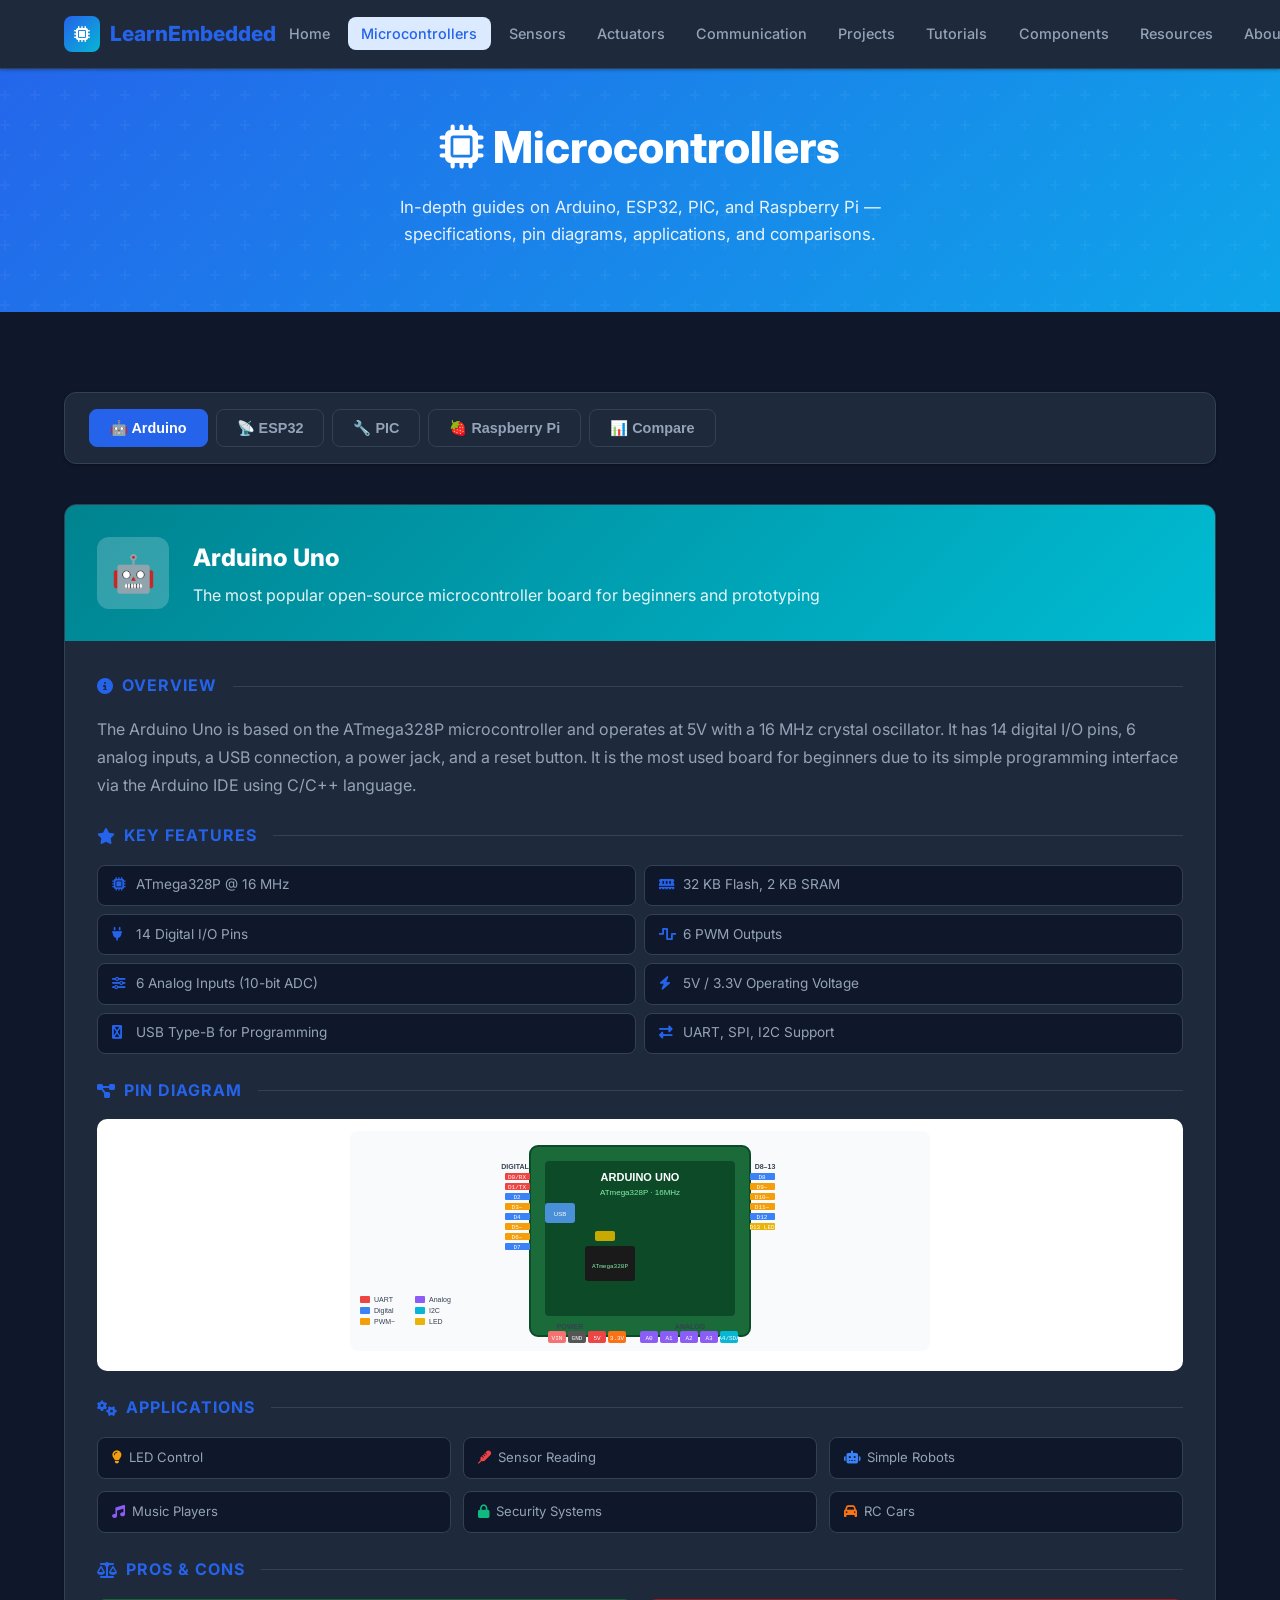
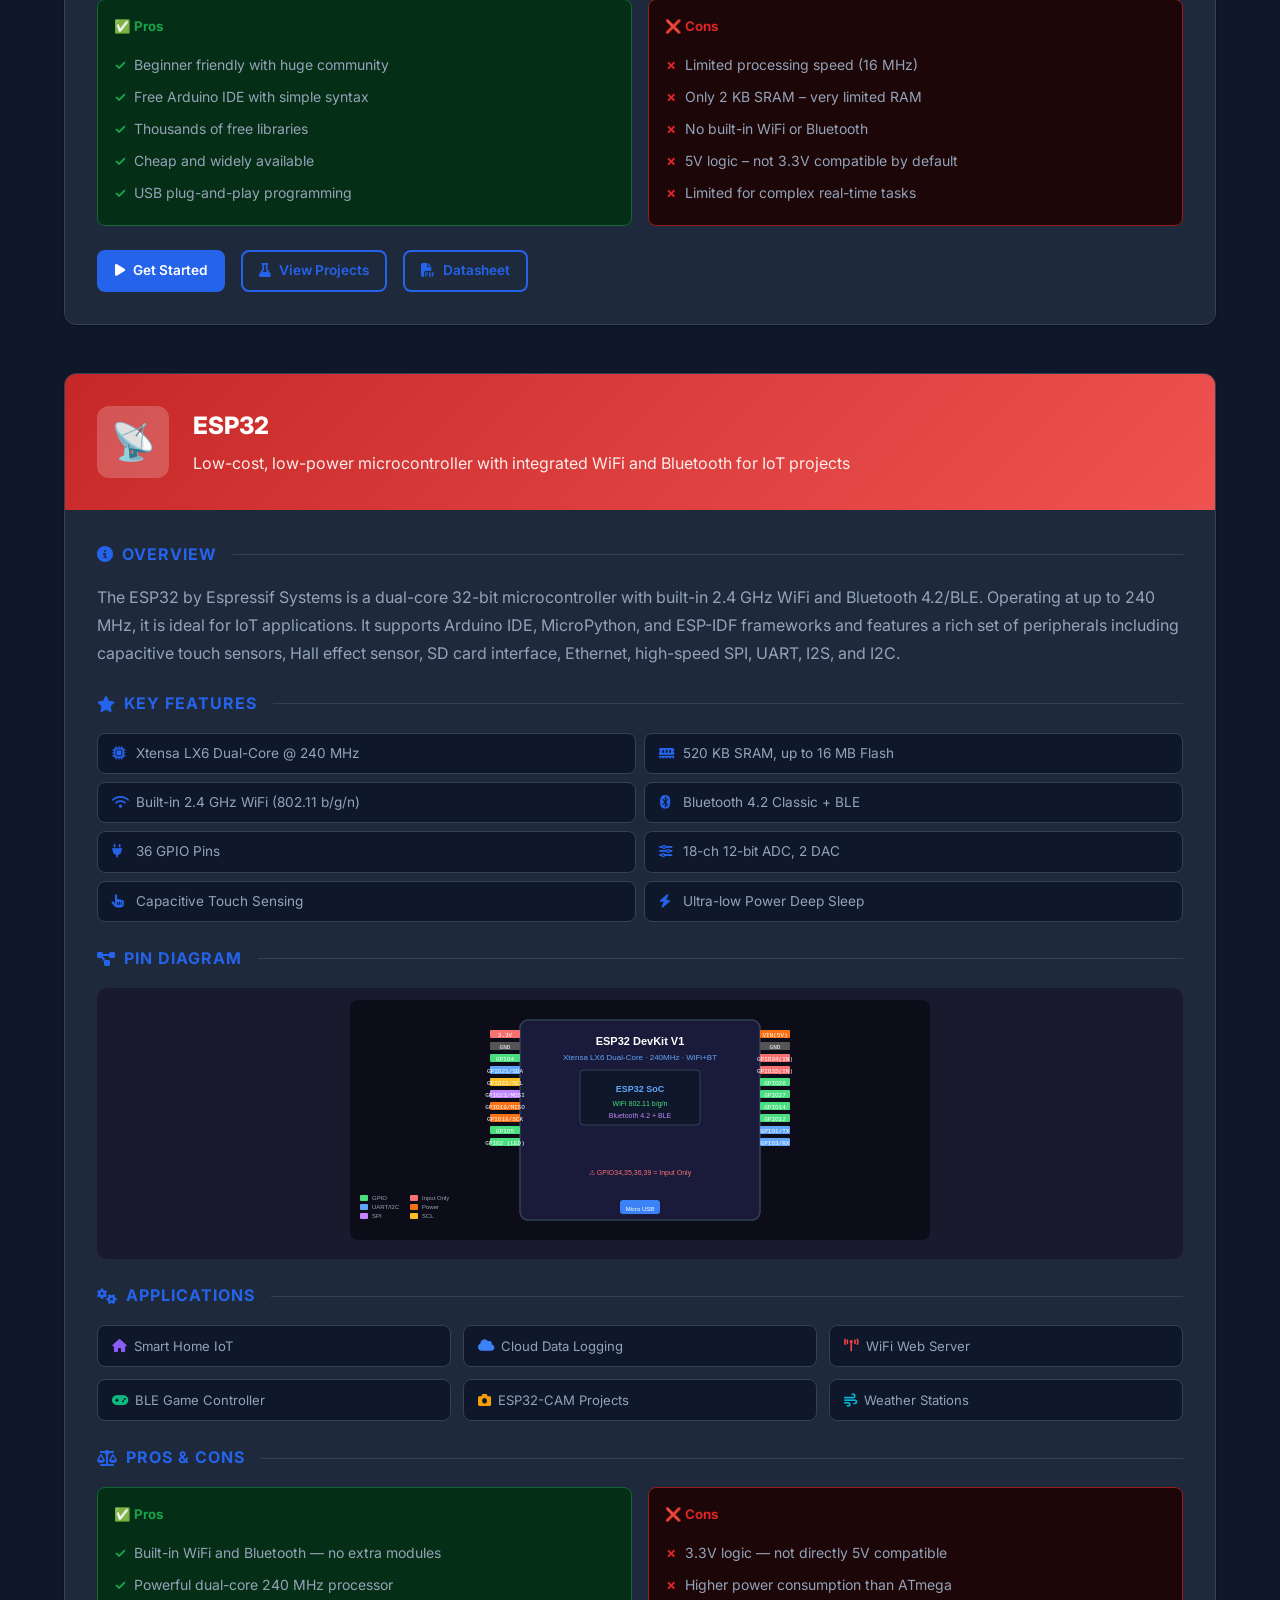
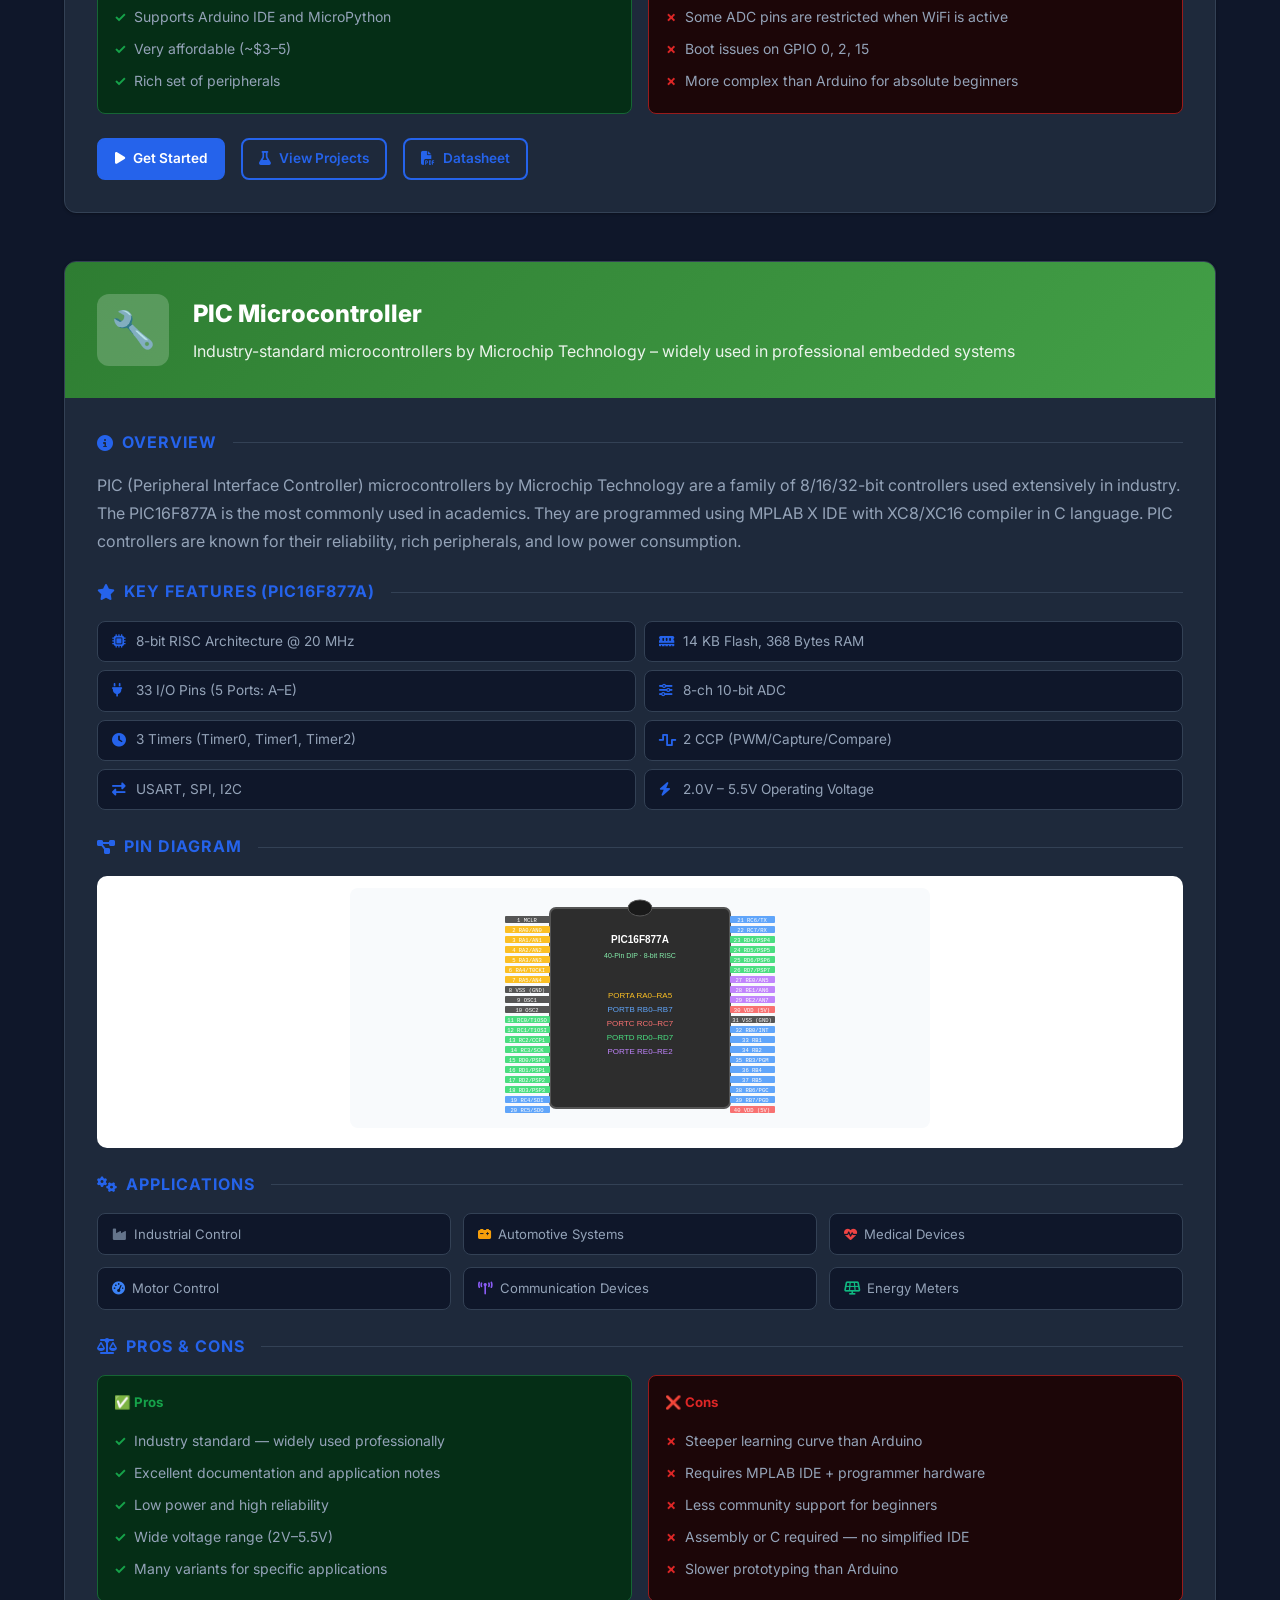
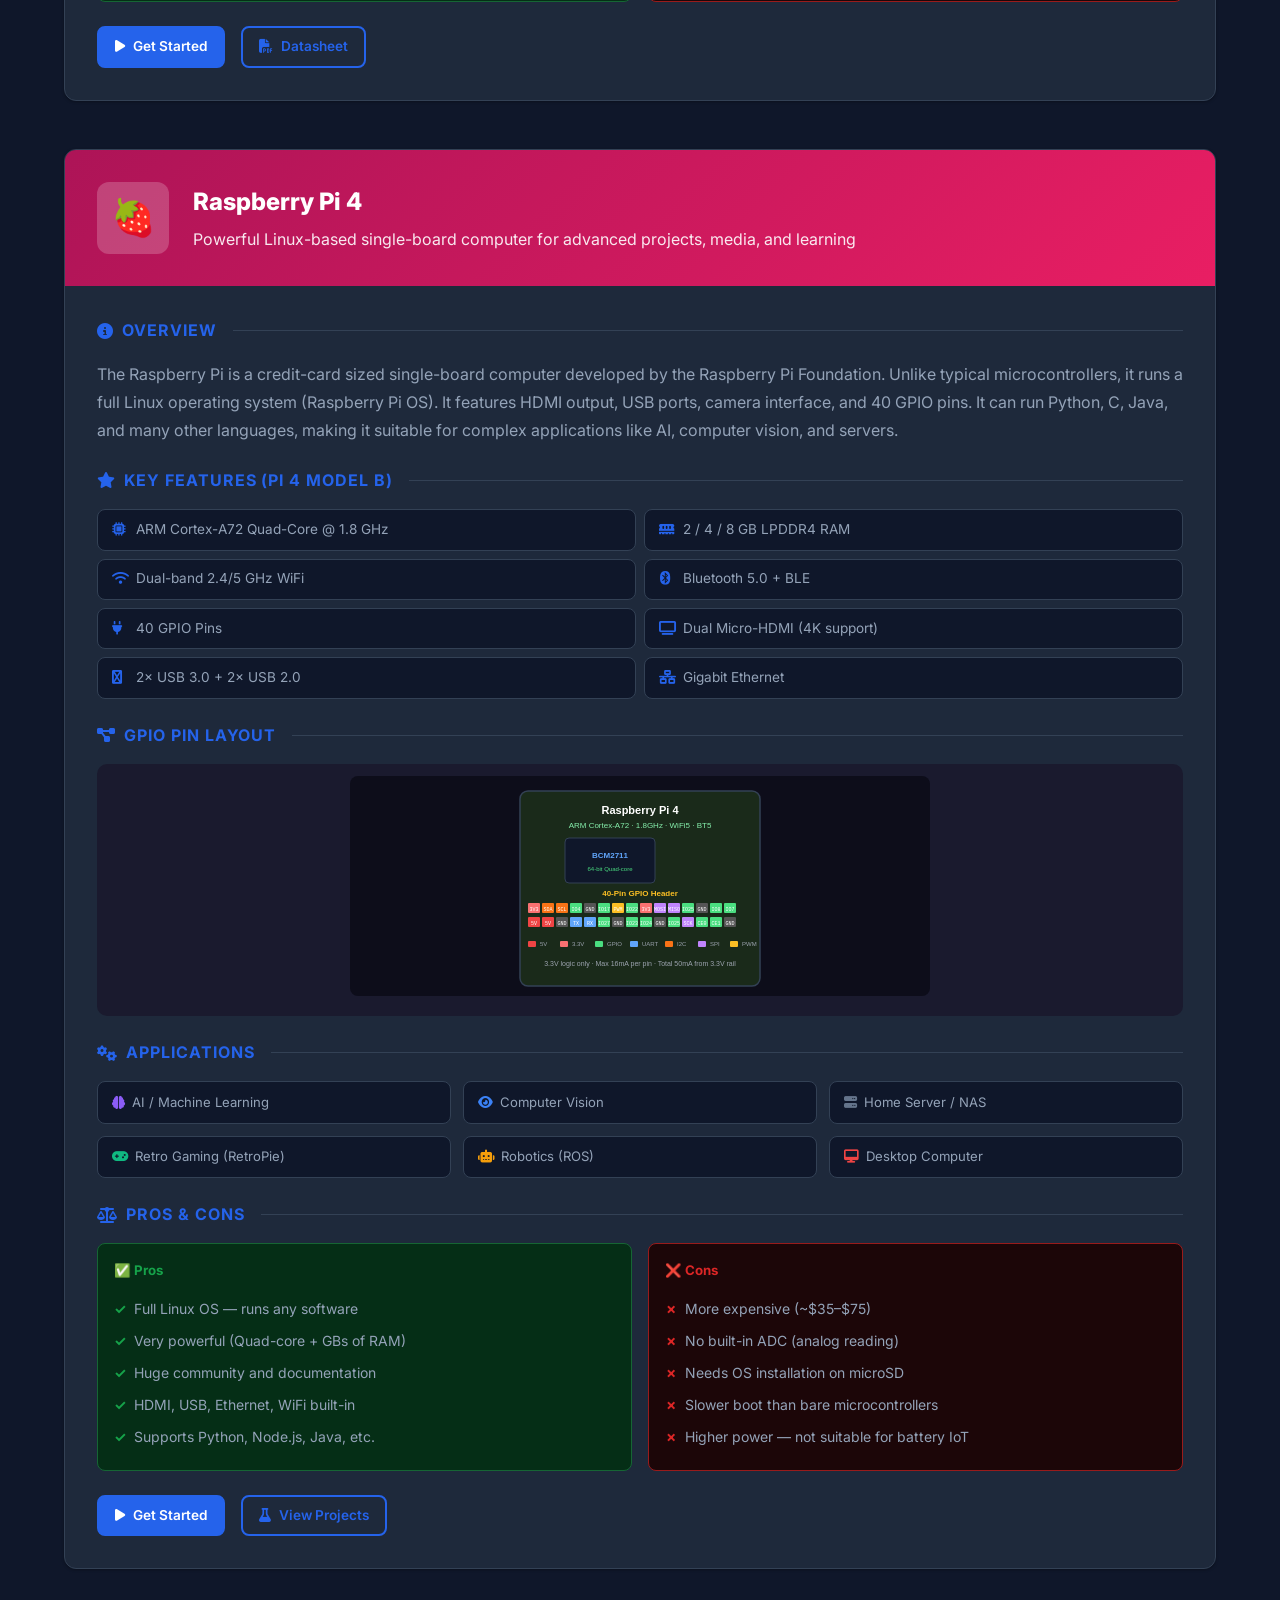
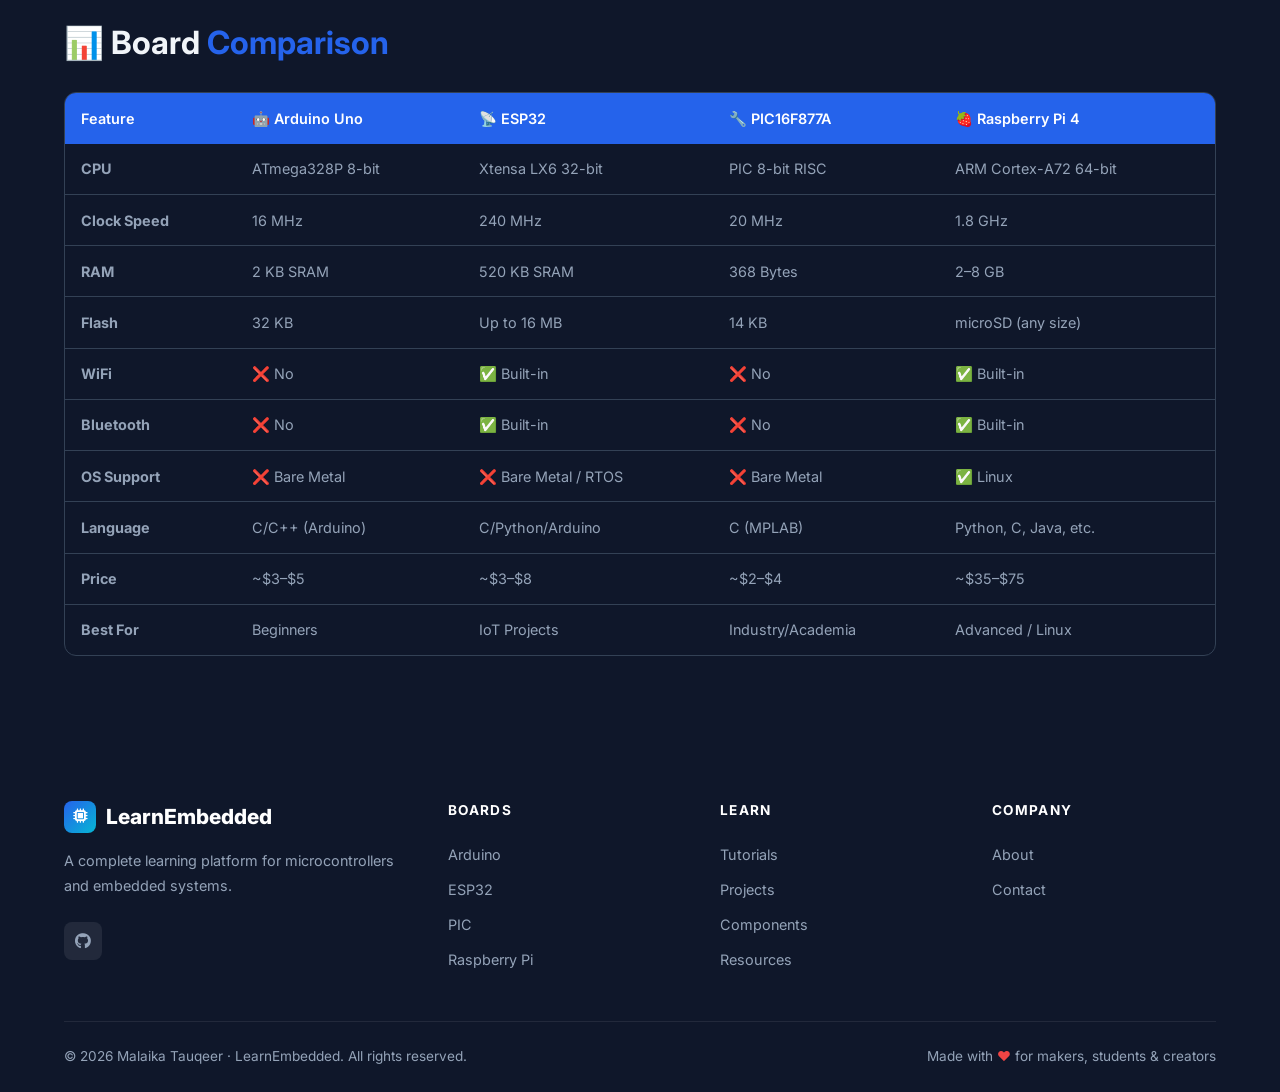
<file: microcontrollers.html>
﻿<!DOCTYPE html>
<html lang="en" data-theme="dark">
<head>
  <meta charset="UTF-8" />
  <meta name="viewport" content="width=device-width, initial-scale=1.0" />
  <meta name="description" content="Learn about Arduino, ESP32, PIC, and Raspberry Pi microcontrollers – features, pin diagrams, applications, pros and cons." />
  <title>Microcontrollers – LearnEmbedded</title>
  <link rel="stylesheet" href="css/style.css" />
  <link rel="stylesheet" href="https://cdnjs.cloudflare.com/ajax/libs/font-awesome/6.5.0/css/all.min.css" />
  <link href="https://fonts.googleapis.com/css2?family=Inter:wght@400;500;600;700;800&display=swap" rel="stylesheet" />
  <style>
    body { font-family: 'Inter', var(--font); }
    .mc-nav-tabs {
      display: flex; gap: 0.5rem; flex-wrap: wrap;
      background: var(--bg-card); padding: 1rem 1.5rem;
      border-radius: var(--radius); border: 1px solid var(--border);
      margin-bottom: 2.5rem; box-shadow: var(--shadow-sm);
      position: sticky; top: 76px; z-index: 100;
    }
    .mc-tab-btn {
      display: flex; align-items: center; gap: 0.5rem;
      padding: 0.6rem 1.25rem; border-radius: var(--radius-sm);
      border: 1.5px solid var(--border); background: transparent;
      color: var(--text-secondary); font-weight: 600; font-size: 0.9rem;
      cursor: pointer; transition: all var(--transition);
    }
    .mc-tab-btn:hover { border-color: var(--primary); color: var(--primary); }
    .mc-tab-btn.active { background: var(--primary); border-color: var(--primary); color: white; }
    .apps-grid { display: grid; grid-template-columns: repeat(3,1fr); gap: 0.75rem; margin-top: 0.75rem; }
    .app-tag {
      background: var(--bg); border: 1px solid var(--border);
      border-radius: var(--radius-sm); padding: 0.6rem 0.9rem;
      font-size: 0.82rem; display: flex; align-items: center; gap: 0.4rem;
      color: var(--text-secondary);
    }
    .key-features { display: grid; grid-template-columns: 1fr 1fr; gap: 0.5rem; margin-top: 0.75rem; }
    .kf-item {
      display: flex; align-items: center; gap: 0.5rem;
      padding: 0.55rem 0.85rem; background: var(--bg);
      border: 1px solid var(--border); border-radius: 8px;
      font-size: 0.85rem; color: var(--text-secondary);
    }
    .kf-item i { color: var(--primary); width: 16px; }
    @media(max-width:768px) {
      .apps-grid { grid-template-columns: 1fr 1fr; }
      .key-features { grid-template-columns: 1fr; }
      .mc-nav-tabs { position: static; }
    }
    @media(max-width:480px) { .apps-grid { grid-template-columns: 1fr; } }
  </style>
  <!-- Google tag (gtag.js) -->
  <script async src="https://www.googletagmanager.com/gtag/js?id=G-D660F72PGC"></script>
  <script>
    window.dataLayer = window.dataLayer || [];
    function gtag(){dataLayer.push(arguments);}
    gtag('js', new Date());
    gtag('config', 'G-D660F72PGC');
  </script>
</head>
<body>

<!-- NAVBAR -->
<nav class="navbar"><div class="nav-container">
  <a href="index.html" class="nav-brand" id="siteLogo" title=""><div class="brand-icon"><i class="fas fa-microchip"></i></div>LearnEmbedded</a>
  <ul class="nav-links">
    <li><a href="index.html">Home</a></li>
    <li><a href="microcontrollers.html" class="active">Microcontrollers</a></li>
    <li><a href="sensors.html">Sensors</a></li>
    <li><a href="actuators.html">Actuators</a></li>
    <li><a href="communication.html">Communication</a></li>
    <li><a href="projects.html">Projects</a></li>
    <li><a href="tutorials.html">Tutorials</a></li>
    <li><a href="components.html">Components</a></li>
    <li><a href="resources.html">Resources</a></li>
    <li><a href="about.html">About</a></li>
    <li><a href="contact.html">Contact</a></li>
  </ul>
  <div class="nav-actions">
    <div class="nav-search"><i class="fas fa-search search-icon"></i><input type="text" placeholder="Search…" aria-label="Search" /></div>
    <button class="theme-toggle" aria-label="Toggle dark mode"><i class="fas fa-moon"></i></button>
    <button class="hamburger" aria-label="Toggle menu"><span></span><span></span><span></span></button>
  </div>
</div></nav>

<!-- PAGE HERO -->
<section class="page-hero">
  <div class="container">
    <h1 class="page-hero-title"><i class="fas fa-microchip"></i> Microcontrollers</h1>
    <p class="page-hero-desc">In-depth guides on Arduino, ESP32, PIC, and Raspberry Pi — specifications, pin diagrams, applications, and comparisons.</p>
  </div>
</section>

<!-- MAIN CONTENT -->
<main class="section-padding">
<div class="container">

  <!-- Sticky Tab Navigation -->
  <div class="mc-nav-tabs">
    <button class="mc-tab-btn active" onclick="scrollToBoard('arduino')">🤖 Arduino</button>
    <button class="mc-tab-btn" onclick="scrollToBoard('esp32')">📡 ESP32</button>
    <button class="mc-tab-btn" onclick="scrollToBoard('pic')">🔧 PIC</button>
    <button class="mc-tab-btn" onclick="scrollToBoard('raspi')">🍓 Raspberry Pi</button>
    <button class="mc-tab-btn" onclick="scrollToBoard('compare')">📊 Compare</button>
  </div>

  <!-- ======== ARDUINO ======== -->
  <div id="arduino" class="mc-section" style="scroll-margin-top:140px">
    <div class="mc-header" style="background:linear-gradient(135deg,#00838f,#00bcd4)">
      <div class="mc-header-icon">🤖</div>
      <div class="mc-header-info">
        <h2>Arduino Uno</h2>
        <p>The most popular open-source microcontroller board for beginners and prototyping</p>
      </div>
    </div>
    <div class="mc-body">

      <h3><i class="fas fa-info-circle"></i> Overview</h3>
      <p style="color:var(--text-secondary);line-height:1.75;margin-bottom:1.5rem">
        The Arduino Uno is based on the ATmega328P microcontroller and operates at 5V with a 16 MHz crystal oscillator.
        It has 14 digital I/O pins, 6 analog inputs, a USB connection, a power jack, and a reset button. It is the most
        used board for beginners due to its simple programming interface via the Arduino IDE using C/C++ language.
      </p>

      <h3><i class="fas fa-star"></i> Key Features</h3>
      <div class="key-features">
        <div class="kf-item"><i class="fas fa-microchip"></i> ATmega328P @ 16 MHz</div>
        <div class="kf-item"><i class="fas fa-memory"></i> 32 KB Flash, 2 KB SRAM</div>
        <div class="kf-item"><i class="fas fa-plug"></i> 14 Digital I/O Pins</div>
        <div class="kf-item"><i class="fas fa-wave-square"></i> 6 PWM Outputs</div>
        <div class="kf-item"><i class="fas fa-sliders-h"></i> 6 Analog Inputs (10-bit ADC)</div>
        <div class="kf-item"><i class="fas fa-bolt"></i> 5V / 3.3V Operating Voltage</div>
        <div class="kf-item"><i class="fas fa-usb"></i> USB Type-B for Programming</div>
        <div class="kf-item"><i class="fas fa-exchange-alt"></i> UART, SPI, I2C Support</div>
      </div>

      <h3 style="margin-top:1.5rem"><i class="fas fa-project-diagram"></i> Pin Diagram</h3>
      <div style="background:#fff;border-radius:10px;padding:12px;margin:.5rem 0;">
        <svg viewBox="0 0 580 220" xmlns="http://www.w3.org/2000/svg" style="width:100%;max-height:220px;">
          <rect width="580" height="220" fill="#f8fafc" rx="8"/>
          <!-- Board outline -->
          <rect x="180" y="15" width="220" height="190" fill="#1a6a3a" rx="8" stroke="#0d4a28" stroke-width="2"/>
          <rect x="195" y="30" width="190" height="155" fill="#0d4a28" rx="4"/>
          <!-- Board label -->
          <text x="290" y="50" text-anchor="middle" fill="white" font-size="11" font-weight="bold" font-family="sans-serif">ARDUINO UNO</text>
          <text x="290" y="64" text-anchor="middle" fill="#86efac" font-size="8" font-family="sans-serif">ATmega328P · 16MHz</text>
          <!-- USB connector -->
          <rect x="195" y="72" width="30" height="20" fill="#4a90d9" rx="3"/>
          <text x="210" y="85" text-anchor="middle" fill="white" font-size="6" font-family="sans-serif">USB</text>
          <!-- Crystal -->
          <rect x="245" y="100" width="20" height="10" fill="#c8a900" rx="2"/>
          <!-- Chip -->
          <rect x="235" y="115" width="50" height="35" fill="#1a1a1a" rx="3"/>
          <text x="260" y="137" text-anchor="middle" fill="#86efac" font-size="6" font-family="monospace">ATmega328P</text>
          <!-- Left pins (Digital 0-7) -->
          <text x="165" y="38" text-anchor="middle" fill="#374151" font-size="7" font-weight="bold" font-family="sans-serif">DIGITAL</text>
          <rect x="155" y="42" width="25" height="7" fill="#ef4444" rx="1"/><text x="167" y="48" text-anchor="middle" fill="white" font-size="6" font-family="monospace">D0/RX</text>
          <rect x="155" y="52" width="25" height="7" fill="#ef4444" rx="1"/><text x="167" y="58" text-anchor="middle" fill="white" font-size="6" font-family="monospace">D1/TX</text>
          <rect x="155" y="62" width="25" height="7" fill="#3b82f6" rx="1"/><text x="167" y="68" text-anchor="middle" fill="white" font-size="6" font-family="monospace">D2</text>
          <rect x="155" y="72" width="25" height="7" fill="#f59e0b" rx="1"/><text x="167" y="78" text-anchor="middle" fill="white" font-size="6" font-family="monospace">D3~</text>
          <rect x="155" y="82" width="25" height="7" fill="#3b82f6" rx="1"/><text x="167" y="88" text-anchor="middle" fill="white" font-size="6" font-family="monospace">D4</text>
          <rect x="155" y="92" width="25" height="7" fill="#f59e0b" rx="1"/><text x="167" y="98" text-anchor="middle" fill="white" font-size="6" font-family="monospace">D5~</text>
          <rect x="155" y="102" width="25" height="7" fill="#f59e0b" rx="1"/><text x="167" y="108" text-anchor="middle" fill="white" font-size="6" font-family="monospace">D6~</text>
          <rect x="155" y="112" width="25" height="7" fill="#3b82f6" rx="1"/><text x="167" y="118" text-anchor="middle" fill="white" font-size="6" font-family="monospace">D7</text>
          <!-- Right pins (Digital 8-13) -->
          <text x="415" y="38" text-anchor="middle" fill="#374151" font-size="7" font-weight="bold" font-family="sans-serif">D8–13</text>
          <rect x="400" y="42" width="25" height="7" fill="#3b82f6" rx="1"/><text x="412" y="48" text-anchor="middle" fill="white" font-size="6" font-family="monospace">D8</text>
          <rect x="400" y="52" width="25" height="7" fill="#f59e0b" rx="1"/><text x="412" y="58" text-anchor="middle" fill="white" font-size="6" font-family="monospace">D9~</text>
          <rect x="400" y="62" width="25" height="7" fill="#f59e0b" rx="1"/><text x="412" y="68" text-anchor="middle" fill="white" font-size="6" font-family="monospace">D10~</text>
          <rect x="400" y="72" width="25" height="7" fill="#f59e0b" rx="1"/><text x="412" y="78" text-anchor="middle" fill="white" font-size="6" font-family="monospace">D11~</text>
          <rect x="400" y="82" width="25" height="7" fill="#3b82f6" rx="1"/><text x="412" y="88" text-anchor="middle" fill="white" font-size="6" font-family="monospace">D12</text>
          <rect x="400" y="92" width="25" height="7" fill="#eab308" rx="1"/><text x="412" y="98" text-anchor="middle" fill="white" font-size="6" font-family="monospace">D13 LED</text>
          <!-- Bottom pins - Power + Analog -->
          <text x="220" y="198" text-anchor="middle" fill="#374151" font-size="7" font-weight="bold" font-family="sans-serif">POWER</text>
          <rect x="198" y="200" width="18" height="12" fill="#f87171" rx="2"/><text x="207" y="209" text-anchor="middle" fill="white" font-size="6" font-family="monospace">VIN</text>
          <rect x="218" y="200" width="18" height="12" fill="#555" rx="2"/><text x="227" y="209" text-anchor="middle" fill="white" font-size="6" font-family="monospace">GND</text>
          <rect x="238" y="200" width="18" height="12" fill="#ef4444" rx="2"/><text x="247" y="209" text-anchor="middle" fill="white" font-size="6" font-family="monospace">5V</text>
          <rect x="258" y="200" width="18" height="12" fill="#f97316" rx="2"/><text x="267" y="209" text-anchor="middle" fill="white" font-size="6" font-family="monospace">3.3V</text>
          <text x="340" y="198" text-anchor="middle" fill="#374151" font-size="7" font-weight="bold" font-family="sans-serif">ANALOG</text>
          <rect x="290" y="200" width="18" height="12" fill="#8b5cf6" rx="2"/><text x="299" y="209" text-anchor="middle" fill="white" font-size="6" font-family="monospace">A0</text>
          <rect x="310" y="200" width="18" height="12" fill="#8b5cf6" rx="2"/><text x="319" y="209" text-anchor="middle" fill="white" font-size="6" font-family="monospace">A1</text>
          <rect x="330" y="200" width="18" height="12" fill="#8b5cf6" rx="2"/><text x="339" y="209" text-anchor="middle" fill="white" font-size="6" font-family="monospace">A2</text>
          <rect x="350" y="200" width="18" height="12" fill="#8b5cf6" rx="2"/><text x="359" y="209" text-anchor="middle" fill="white" font-size="6" font-family="monospace">A3</text>
          <rect x="370" y="200" width="18" height="12" fill="#06b6d4" rx="2"/><text x="379" y="209" text-anchor="middle" fill="white" font-size="6" font-family="monospace">A4/SDA</text>
          <!-- Legend -->
          <rect x="10" y="165" width="10" height="7" fill="#ef4444" rx="1"/><text x="24" y="171" fill="#374151" font-size="7" font-family="sans-serif">UART</text>
          <rect x="10" y="176" width="10" height="7" fill="#3b82f6" rx="1"/><text x="24" y="182" fill="#374151" font-size="7" font-family="sans-serif">Digital</text>
          <rect x="10" y="187" width="10" height="7" fill="#f59e0b" rx="1"/><text x="24" y="193" fill="#374151" font-size="7" font-family="sans-serif">PWM~</text>
          <rect x="65" y="165" width="10" height="7" fill="#8b5cf6" rx="1"/><text x="79" y="171" fill="#374151" font-size="7" font-family="sans-serif">Analog</text>
          <rect x="65" y="176" width="10" height="7" fill="#06b6d4" rx="1"/><text x="79" y="182" fill="#374151" font-size="7" font-family="sans-serif">I2C</text>
          <rect x="65" y="187" width="10" height="7" fill="#eab308" rx="1"/><text x="79" y="193" fill="#374151" font-size="7" font-family="sans-serif">LED</text>
        </svg>
      </div>

      <h3 style="margin-top:1.5rem"><i class="fas fa-cogs"></i> Applications</h3>
      <div class="apps-grid">
        <div class="app-tag"><i class="fas fa-lightbulb" style="color:#f59e0b"></i> LED Control</div>
        <div class="app-tag"><i class="fas fa-thermometer" style="color:#ef4444"></i> Sensor Reading</div>
        <div class="app-tag"><i class="fas fa-robot" style="color:#3b82f6"></i> Simple Robots</div>
        <div class="app-tag"><i class="fas fa-music" style="color:#8b5cf6"></i> Music Players</div>
        <div class="app-tag"><i class="fas fa-lock" style="color:#10b981"></i> Security Systems</div>
        <div class="app-tag"><i class="fas fa-car" style="color:#f97316"></i> RC Cars</div>
      </div>

      <h3 style="margin-top:1.5rem"><i class="fas fa-balance-scale"></i> Pros & Cons</h3>
      <div class="pros-cons">
        <div class="pros"><h5>✅ Pros</h5><ul>
          <li>Beginner friendly with huge community</li>
          <li>Free Arduino IDE with simple syntax</li>
          <li>Thousands of free libraries</li>
          <li>Cheap and widely available</li>
          <li>USB plug-and-play programming</li>
        </ul></div>
        <div class="cons"><h5>❌ Cons</h5><ul>
          <li>Limited processing speed (16 MHz)</li>
          <li>Only 2 KB SRAM – very limited RAM</li>
          <li>No built-in WiFi or Bluetooth</li>
          <li>5V logic – not 3.3V compatible by default</li>
          <li>Limited for complex real-time tasks</li>
        </ul></div>
      </div>

      <div style="margin-top:1.5rem;display:flex;gap:1rem;flex-wrap:wrap">
        <a href="tutorials.html#arduino-start" class="btn btn-primary btn-sm"><i class="fas fa-play"></i> Get Started</a>
        <a href="projects.html#led" class="btn btn-outline btn-sm"><i class="fas fa-flask"></i> View Projects</a>
        <a href="resources.html#arduino-ds" class="btn btn-outline btn-sm"><i class="fas fa-file-pdf"></i> Datasheet</a>
      </div>
    </div>
  </div>


  <!-- ======== ESP32 ======== -->
  <div id="esp32" class="mc-section" style="scroll-margin-top:140px;margin-top:3rem">
    <div class="mc-header" style="background:linear-gradient(135deg,#c62828,#ef5350)">
      <div class="mc-header-icon">📡</div>
      <div class="mc-header-info">
        <h2>ESP32</h2>
        <p>Low-cost, low-power microcontroller with integrated WiFi and Bluetooth for IoT projects</p>
      </div>
    </div>
    <div class="mc-body">

      <h3><i class="fas fa-info-circle"></i> Overview</h3>
      <p style="color:var(--text-secondary);line-height:1.75;margin-bottom:1.5rem">
        The ESP32 by Espressif Systems is a dual-core 32-bit microcontroller with built-in 2.4 GHz WiFi and
        Bluetooth 4.2/BLE. Operating at up to 240 MHz, it is ideal for IoT applications. It supports Arduino IDE,
        MicroPython, and ESP-IDF frameworks and features a rich set of peripherals including capacitive touch sensors,
        Hall effect sensor, SD card interface, Ethernet, high-speed SPI, UART, I2S, and I2C.
      </p>

      <h3><i class="fas fa-star"></i> Key Features</h3>
      <div class="key-features">
        <div class="kf-item"><i class="fas fa-microchip"></i> Xtensa LX6 Dual-Core @ 240 MHz</div>
        <div class="kf-item"><i class="fas fa-memory"></i> 520 KB SRAM, up to 16 MB Flash</div>
        <div class="kf-item"><i class="fas fa-wifi"></i> Built-in 2.4 GHz WiFi (802.11 b/g/n)</div>
        <div class="kf-item"><i class="fab fa-bluetooth"></i> Bluetooth 4.2 Classic + BLE</div>
        <div class="kf-item"><i class="fas fa-plug"></i> 36 GPIO Pins</div>
        <div class="kf-item"><i class="fas fa-sliders-h"></i> 18-ch 12-bit ADC, 2 DAC</div>
        <div class="kf-item"><i class="fas fa-hand-pointer"></i> Capacitive Touch Sensing</div>
        <div class="kf-item"><i class="fas fa-bolt"></i> Ultra-low Power Deep Sleep</div>
      </div>

      <h3 style="margin-top:1.5rem"><i class="fas fa-project-diagram"></i> Pin Diagram</h3>
      <div style="background:#1a1a2e;border-radius:10px;padding:12px;margin:.5rem 0;">
        <svg viewBox="0 0 580 240" xmlns="http://www.w3.org/2000/svg" style="width:100%;max-height:240px;">
          <rect width="580" height="240" fill="#0d0d1a" rx="8"/>
          <!-- Board -->
          <rect x="170" y="20" width="240" height="200" fill="#1a1a3a" rx="8" stroke="#334155" stroke-width="1.5"/>
          <text x="290" y="45" text-anchor="middle" fill="white" font-size="11" font-weight="bold" font-family="sans-serif">ESP32 DevKit V1</text>
          <text x="290" y="60" text-anchor="middle" fill="#60a5fa" font-size="8" font-family="sans-serif">Xtensa LX6 Dual-Core · 240MHz · WiFi+BT</text>
          <!-- WiFi chip -->
          <rect x="230" y="70" width="120" height="55" fill="#0f172a" rx="4" stroke="#334155" stroke-width="1"/>
          <text x="290" y="92" text-anchor="middle" fill="#60a5fa" font-size="9" font-weight="bold" font-family="sans-serif">ESP32 SoC</text>
          <text x="290" y="106" text-anchor="middle" fill="#4ade80" font-size="7" font-family="sans-serif">WiFi 802.11 b/g/n</text>
          <text x="290" y="118" text-anchor="middle" fill="#c084fc" font-size="7" font-family="sans-serif">Bluetooth 4.2 + BLE</text>
          <!-- USB -->
          <rect x="270" y="200" width="40" height="14" fill="#3b82f6" rx="3"/>
          <text x="290" y="211" text-anchor="middle" fill="white" font-size="6" font-family="sans-serif">Micro USB</text>
          <!-- Left pins -->
          <rect x="140" y="30" width="30" height="8" fill="#f87171" rx="1"/><text x="155" y="37" text-anchor="middle" fill="white" font-size="6" font-family="monospace">3.3V</text>
          <rect x="140" y="42" width="30" height="8" fill="#555" rx="1"/><text x="155" y="49" text-anchor="middle" fill="white" font-size="6" font-family="monospace">GND</text>
          <rect x="140" y="54" width="30" height="8" fill="#4ade80" rx="1"/><text x="155" y="61" text-anchor="middle" fill="white" font-size="6" font-family="monospace">GPIO4</text>
          <rect x="140" y="66" width="30" height="8" fill="#60a5fa" rx="1"/><text x="155" y="73" text-anchor="middle" fill="white" font-size="6" font-family="monospace">GPIO21/SDA</text>
          <rect x="140" y="78" width="30" height="8" fill="#fbbf24" rx="1"/><text x="155" y="85" text-anchor="middle" fill="white" font-size="6" font-family="monospace">GPIO22/SCL</text>
          <rect x="140" y="90" width="30" height="8" fill="#c084fc" rx="1"/><text x="155" y="97" text-anchor="middle" fill="white" font-size="6" font-family="monospace">GPIO23/MOSI</text>
          <rect x="140" y="102" width="30" height="8" fill="#f97316" rx="1"/><text x="155" y="109" text-anchor="middle" fill="white" font-size="6" font-family="monospace">GPIO19/MISO</text>
          <rect x="140" y="114" width="30" height="8" fill="#f97316" rx="1"/><text x="155" y="121" text-anchor="middle" fill="white" font-size="6" font-family="monospace">GPIO18/SCK</text>
          <rect x="140" y="126" width="30" height="8" fill="#4ade80" rx="1"/><text x="155" y="133" text-anchor="middle" fill="white" font-size="6" font-family="monospace">GPIO5</text>
          <rect x="140" y="138" width="30" height="8" fill="#4ade80" rx="1"/><text x="155" y="145" text-anchor="middle" fill="white" font-size="6" font-family="monospace">GPIO2 (LED)</text>
          <!-- Right pins -->
          <rect x="410" y="30" width="30" height="8" fill="#f97316" rx="1"/><text x="425" y="37" text-anchor="middle" fill="white" font-size="6" font-family="monospace">VIN(5V)</text>
          <rect x="410" y="42" width="30" height="8" fill="#555" rx="1"/><text x="425" y="49" text-anchor="middle" fill="white" font-size="6" font-family="monospace">GND</text>
          <rect x="410" y="54" width="30" height="8" fill="#f87171" rx="1"/><text x="425" y="61" text-anchor="middle" fill="white" font-size="6" font-family="monospace">GPIO34(IN)</text>
          <rect x="410" y="66" width="30" height="8" fill="#f87171" rx="1"/><text x="425" y="73" text-anchor="middle" fill="white" font-size="6" font-family="monospace">GPIO35(IN)</text>
          <rect x="410" y="78" width="30" height="8" fill="#4ade80" rx="1"/><text x="425" y="85" text-anchor="middle" fill="white" font-size="6" font-family="monospace">GPIO26</text>
          <rect x="410" y="90" width="30" height="8" fill="#4ade80" rx="1"/><text x="425" y="97" text-anchor="middle" fill="white" font-size="6" font-family="monospace">GPIO27</text>
          <rect x="410" y="102" width="30" height="8" fill="#4ade80" rx="1"/><text x="425" y="109" text-anchor="middle" fill="white" font-size="6" font-family="monospace">GPIO14</text>
          <rect x="410" y="114" width="30" height="8" fill="#4ade80" rx="1"/><text x="425" y="121" text-anchor="middle" fill="white" font-size="6" font-family="monospace">GPIO12</text>
          <rect x="410" y="126" width="30" height="8" fill="#60a5fa" rx="1"/><text x="425" y="133" text-anchor="middle" fill="white" font-size="6" font-family="monospace">GPIO1/TX</text>
          <rect x="410" y="138" width="30" height="8" fill="#60a5fa" rx="1"/><text x="425" y="145" text-anchor="middle" fill="white" font-size="6" font-family="monospace">GPIO3/RX</text>
          <!-- Warning: input only -->
          <text x="290" y="175" text-anchor="middle" fill="#f87171" font-size="7" font-family="sans-serif">⚠ GPIO34,35,36,39 = Input Only</text>
          <!-- Legend -->
          <rect x="10" y="195" width="8" height="6" fill="#4ade80" rx="1"/><text x="22" y="200" fill="#9ca3af" font-size="6" font-family="sans-serif">GPIO</text>
          <rect x="10" y="204" width="8" height="6" fill="#60a5fa" rx="1"/><text x="22" y="209" fill="#9ca3af" font-size="6" font-family="sans-serif">UART/I2C</text>
          <rect x="10" y="213" width="8" height="6" fill="#c084fc" rx="1"/><text x="22" y="218" fill="#9ca3af" font-size="6" font-family="sans-serif">SPI</text>
          <rect x="60" y="195" width="8" height="6" fill="#f87171" rx="1"/><text x="72" y="200" fill="#9ca3af" font-size="6" font-family="sans-serif">Input Only</text>
          <rect x="60" y="204" width="8" height="6" fill="#f97316" rx="1"/><text x="72" y="209" fill="#9ca3af" font-size="6" font-family="sans-serif">Power</text>
          <rect x="60" y="213" width="8" height="6" fill="#fbbf24" rx="1"/><text x="72" y="218" fill="#9ca3af" font-size="6" font-family="sans-serif">SCL</text>
        </svg>
      </div>

      <h3 style="margin-top:1.5rem"><i class="fas fa-cogs"></i> Applications</h3>
      <div class="apps-grid">
        <div class="app-tag"><i class="fas fa-home" style="color:#8b5cf6"></i> Smart Home IoT</div>
        <div class="app-tag"><i class="fas fa-cloud" style="color:#3b82f6"></i> Cloud Data Logging</div>
        <div class="app-tag"><i class="fas fa-broadcast-tower" style="color:#ef4444"></i> WiFi Web Server</div>
        <div class="app-tag"><i class="fas fa-gamepad" style="color:#10b981"></i> BLE Game Controller</div>
        <div class="app-tag"><i class="fas fa-camera" style="color:#f59e0b"></i> ESP32-CAM Projects</div>
        <div class="app-tag"><i class="fas fa-wind" style="color:#06b6d4"></i> Weather Stations</div>
      </div>

      <h3 style="margin-top:1.5rem"><i class="fas fa-balance-scale"></i> Pros & Cons</h3>
      <div class="pros-cons">
        <div class="pros"><h5>✅ Pros</h5><ul>
          <li>Built-in WiFi and Bluetooth — no extra modules</li>
          <li>Powerful dual-core 240 MHz processor</li>
          <li>Supports Arduino IDE and MicroPython</li>
          <li>Very affordable (~$3–5)</li>
          <li>Rich set of peripherals</li>
        </ul></div>
        <div class="cons"><h5>❌ Cons</h5><ul>
          <li>3.3V logic — not directly 5V compatible</li>
          <li>Higher power consumption than ATmega</li>
          <li>Some ADC pins are restricted when WiFi is active</li>
          <li>Boot issues on GPIO 0, 2, 15</li>
          <li>More complex than Arduino for absolute beginners</li>
        </ul></div>
      </div>

      <div style="margin-top:1.5rem;display:flex;gap:1rem;flex-wrap:wrap">
        <a href="tutorials.html#esp32-wifi" class="btn btn-primary btn-sm"><i class="fas fa-play"></i> Get Started</a>
        <a href="projects.html#smart-home" class="btn btn-outline btn-sm"><i class="fas fa-flask"></i> View Projects</a>
        <a href="resources.html#esp32-ds" class="btn btn-outline btn-sm"><i class="fas fa-file-pdf"></i> Datasheet</a>
      </div>
    </div>
  </div>


  <!-- ======== PIC ======== -->
  <div id="pic" class="mc-section" style="scroll-margin-top:140px;margin-top:3rem">
    <div class="mc-header" style="background:linear-gradient(135deg,#2e7d32,#43a047)">
      <div class="mc-header-icon">🔧</div>
      <div class="mc-header-info">
        <h2>PIC Microcontroller</h2>
        <p>Industry-standard microcontrollers by Microchip Technology – widely used in professional embedded systems</p>
      </div>
    </div>
    <div class="mc-body">

      <h3><i class="fas fa-info-circle"></i> Overview</h3>
      <p style="color:var(--text-secondary);line-height:1.75;margin-bottom:1.5rem">
        PIC (Peripheral Interface Controller) microcontrollers by Microchip Technology are a family of 8/16/32-bit
        controllers used extensively in industry. The PIC16F877A is the most commonly used in academics.
        They are programmed using MPLAB X IDE with XC8/XC16 compiler in C language.
        PIC controllers are known for their reliability, rich peripherals, and low power consumption.
      </p>

      <h3><i class="fas fa-star"></i> Key Features (PIC16F877A)</h3>
      <div class="key-features">
        <div class="kf-item"><i class="fas fa-microchip"></i> 8-bit RISC Architecture @ 20 MHz</div>
        <div class="kf-item"><i class="fas fa-memory"></i> 14 KB Flash, 368 Bytes RAM</div>
        <div class="kf-item"><i class="fas fa-plug"></i> 33 I/O Pins (5 Ports: A–E)</div>
        <div class="kf-item"><i class="fas fa-sliders-h"></i> 8-ch 10-bit ADC</div>
        <div class="kf-item"><i class="fas fa-clock"></i> 3 Timers (Timer0, Timer1, Timer2)</div>
        <div class="kf-item"><i class="fas fa-wave-square"></i> 2 CCP (PWM/Capture/Compare)</div>
        <div class="kf-item"><i class="fas fa-exchange-alt"></i> USART, SPI, I2C</div>
        <div class="kf-item"><i class="fas fa-bolt"></i> 2.0V – 5.5V Operating Voltage</div>
      </div>

      <h3 style="margin-top:1.5rem"><i class="fas fa-project-diagram"></i> Pin Diagram</h3>
      <div style="background:#fff;border-radius:10px;padding:12px;margin:.5rem 0;">
        <svg viewBox="0 0 580 240" xmlns="http://www.w3.org/2000/svg" style="width:100%;max-height:240px;">
          <rect width="580" height="240" fill="#f8fafc" rx="8"/>
          <!-- DIP40 chip -->
          <rect x="200" y="20" width="180" height="200" fill="#2d2d2d" rx="6" stroke="#555" stroke-width="2"/>
          <!-- Notch -->
          <ellipse cx="290" cy="20" rx="12" ry="8" fill="#1a1a1a" stroke="#555" stroke-width="1"/>
          <text x="290" y="55" text-anchor="middle" fill="white" font-size="10" font-weight="bold" font-family="sans-serif">PIC16F877A</text>
          <text x="290" y="70" text-anchor="middle" fill="#86efac" font-size="7" font-family="sans-serif">40-Pin DIP · 8-bit RISC</text>
          <!-- Pin rows on chip -->
          <text x="290" y="110" text-anchor="middle" fill="#fbbf24" font-size="8" font-family="sans-serif">PORTA RA0–RA5</text>
          <text x="290" y="124" text-anchor="middle" fill="#60a5fa" font-size="8" font-family="sans-serif">PORTB RB0–RB7</text>
          <text x="290" y="138" text-anchor="middle" fill="#f87171" font-size="8" font-family="sans-serif">PORTC RC0–RC7</text>
          <text x="290" y="152" text-anchor="middle" fill="#4ade80" font-size="8" font-family="sans-serif">PORTD RD0–RD7</text>
          <text x="290" y="166" text-anchor="middle" fill="#c084fc" font-size="8" font-family="sans-serif">PORTE RE0–RE2</text>
          <!-- Left pins 1-20 -->
          <rect x="155" y="28" width="45" height="7" fill="#555" rx="1"/><text x="177" y="34" text-anchor="middle" fill="white" font-size="5.5" font-family="monospace">1 MCLR</text>
          <rect x="155" y="38" width="45" height="7" fill="#fbbf24" rx="1"/><text x="177" y="44" text-anchor="middle" fill="white" font-size="5.5" font-family="monospace">2 RA0/AN0</text>
          <rect x="155" y="48" width="45" height="7" fill="#fbbf24" rx="1"/><text x="177" y="54" text-anchor="middle" fill="white" font-size="5.5" font-family="monospace">3 RA1/AN1</text>
          <rect x="155" y="58" width="45" height="7" fill="#fbbf24" rx="1"/><text x="177" y="64" text-anchor="middle" fill="white" font-size="5.5" font-family="monospace">4 RA2/AN2</text>
          <rect x="155" y="68" width="45" height="7" fill="#fbbf24" rx="1"/><text x="177" y="74" text-anchor="middle" fill="white" font-size="5.5" font-family="monospace">5 RA3/AN3</text>
          <rect x="155" y="78" width="45" height="7" fill="#fbbf24" rx="1"/><text x="177" y="84" text-anchor="middle" fill="white" font-size="5.5" font-family="monospace">6 RA4/T0CKI</text>
          <rect x="155" y="88" width="45" height="7" fill="#fbbf24" rx="1"/><text x="177" y="94" text-anchor="middle" fill="white" font-size="5.5" font-family="monospace">7 RA5/AN4</text>
          <rect x="155" y="98" width="45" height="7" fill="#555" rx="1"/><text x="177" y="104" text-anchor="middle" fill="white" font-size="5.5" font-family="monospace">8 VSS (GND)</text>
          <rect x="155" y="108" width="45" height="7" fill="#555" rx="1"/><text x="177" y="114" text-anchor="middle" fill="white" font-size="5.5" font-family="monospace">9 OSC1</text>
          <rect x="155" y="118" width="45" height="7" fill="#555" rx="1"/><text x="177" y="124" text-anchor="middle" fill="white" font-size="5.5" font-family="monospace">10 OSC2</text>
          <rect x="155" y="128" width="45" height="7" fill="#4ade80" rx="1"/><text x="177" y="134" text-anchor="middle" fill="white" font-size="5.5" font-family="monospace">11 RC0/T1OSO</text>
          <rect x="155" y="138" width="45" height="7" fill="#4ade80" rx="1"/><text x="177" y="144" text-anchor="middle" fill="white" font-size="5.5" font-family="monospace">12 RC1/T1OSI</text>
          <rect x="155" y="148" width="45" height="7" fill="#4ade80" rx="1"/><text x="177" y="154" text-anchor="middle" fill="white" font-size="5.5" font-family="monospace">13 RC2/CCP1</text>
          <rect x="155" y="158" width="45" height="7" fill="#4ade80" rx="1"/><text x="177" y="164" text-anchor="middle" fill="white" font-size="5.5" font-family="monospace">14 RC3/SCK</text>
          <rect x="155" y="168" width="45" height="7" fill="#4ade80" rx="1"/><text x="177" y="174" text-anchor="middle" fill="white" font-size="5.5" font-family="monospace">15 RD0/PSP0</text>
          <rect x="155" y="178" width="45" height="7" fill="#4ade80" rx="1"/><text x="177" y="184" text-anchor="middle" fill="white" font-size="5.5" font-family="monospace">16 RD1/PSP1</text>
          <rect x="155" y="188" width="45" height="7" fill="#4ade80" rx="1"/><text x="177" y="194" text-anchor="middle" fill="white" font-size="5.5" font-family="monospace">17 RD2/PSP2</text>
          <rect x="155" y="198" width="45" height="7" fill="#4ade80" rx="1"/><text x="177" y="204" text-anchor="middle" fill="white" font-size="5.5" font-family="monospace">18 RD3/PSP3</text>
          <rect x="155" y="208" width="45" height="7" fill="#60a5fa" rx="1"/><text x="177" y="214" text-anchor="middle" fill="white" font-size="5.5" font-family="monospace">19 RC4/SDI</text>
          <rect x="155" y="218" width="45" height="7" fill="#60a5fa" rx="1"/><text x="177" y="224" text-anchor="middle" fill="white" font-size="5.5" font-family="monospace">20 RC5/SDO</text>
          <!-- Right pins 21-40 -->
          <rect x="380" y="28" width="45" height="7" fill="#60a5fa" rx="1"/><text x="402" y="34" text-anchor="middle" fill="white" font-size="5.5" font-family="monospace">21 RC6/TX</text>
          <rect x="380" y="38" width="45" height="7" fill="#60a5fa" rx="1"/><text x="402" y="44" text-anchor="middle" fill="white" font-size="5.5" font-family="monospace">22 RC7/RX</text>
          <rect x="380" y="48" width="45" height="7" fill="#4ade80" rx="1"/><text x="402" y="54" text-anchor="middle" fill="white" font-size="5.5" font-family="monospace">23 RD4/PSP4</text>
          <rect x="380" y="58" width="45" height="7" fill="#4ade80" rx="1"/><text x="402" y="64" text-anchor="middle" fill="white" font-size="5.5" font-family="monospace">24 RD5/PSP5</text>
          <rect x="380" y="68" width="45" height="7" fill="#4ade80" rx="1"/><text x="402" y="74" text-anchor="middle" fill="white" font-size="5.5" font-family="monospace">25 RD6/PSP6</text>
          <rect x="380" y="78" width="45" height="7" fill="#4ade80" rx="1"/><text x="402" y="84" text-anchor="middle" fill="white" font-size="5.5" font-family="monospace">26 RD7/PSP7</text>
          <rect x="380" y="88" width="45" height="7" fill="#c084fc" rx="1"/><text x="402" y="94" text-anchor="middle" fill="white" font-size="5.5" font-family="monospace">27 RE0/AN5</text>
          <rect x="380" y="98" width="45" height="7" fill="#c084fc" rx="1"/><text x="402" y="104" text-anchor="middle" fill="white" font-size="5.5" font-family="monospace">28 RE1/AN6</text>
          <rect x="380" y="108" width="45" height="7" fill="#c084fc" rx="1"/><text x="402" y="114" text-anchor="middle" fill="white" font-size="5.5" font-family="monospace">29 RE2/AN7</text>
          <rect x="380" y="118" width="45" height="7" fill="#f87171" rx="1"/><text x="402" y="124" text-anchor="middle" fill="white" font-size="5.5" font-family="monospace">30 VDD (5V)</text>
          <rect x="380" y="128" width="45" height="7" fill="#555" rx="1"/><text x="402" y="134" text-anchor="middle" fill="white" font-size="5.5" font-family="monospace">31 VSS (GND)</text>
          <rect x="380" y="138" width="45" height="7" fill="#60a5fa" rx="1"/><text x="402" y="144" text-anchor="middle" fill="white" font-size="5.5" font-family="monospace">32 RB0/INT</text>
          <rect x="380" y="148" width="45" height="7" fill="#60a5fa" rx="1"/><text x="402" y="154" text-anchor="middle" fill="white" font-size="5.5" font-family="monospace">33 RB1</text>
          <rect x="380" y="158" width="45" height="7" fill="#60a5fa" rx="1"/><text x="402" y="164" text-anchor="middle" fill="white" font-size="5.5" font-family="monospace">34 RB2</text>
          <rect x="380" y="168" width="45" height="7" fill="#60a5fa" rx="1"/><text x="402" y="174" text-anchor="middle" fill="white" font-size="5.5" font-family="monospace">35 RB3/PGM</text>
          <rect x="380" y="178" width="45" height="7" fill="#60a5fa" rx="1"/><text x="402" y="184" text-anchor="middle" fill="white" font-size="5.5" font-family="monospace">36 RB4</text>
          <rect x="380" y="188" width="45" height="7" fill="#60a5fa" rx="1"/><text x="402" y="194" text-anchor="middle" fill="white" font-size="5.5" font-family="monospace">37 RB5</text>
          <rect x="380" y="198" width="45" height="7" fill="#60a5fa" rx="1"/><text x="402" y="204" text-anchor="middle" fill="white" font-size="5.5" font-family="monospace">38 RB6/PGC</text>
          <rect x="380" y="208" width="45" height="7" fill="#60a5fa" rx="1"/><text x="402" y="214" text-anchor="middle" fill="white" font-size="5.5" font-family="monospace">39 RB7/PGD</text>
          <rect x="380" y="218" width="45" height="7" fill="#f87171" rx="1"/><text x="402" y="224" text-anchor="middle" fill="white" font-size="5.5" font-family="monospace">40 VDD (5V)</text>
        </svg>
      </div>

      <h3 style="margin-top:1.5rem"><i class="fas fa-cogs"></i> Applications</h3>
      <div class="apps-grid">
        <div class="app-tag"><i class="fas fa-industry" style="color:#64748b"></i> Industrial Control</div>
        <div class="app-tag"><i class="fas fa-car-battery" style="color:#f59e0b"></i> Automotive Systems</div>
        <div class="app-tag"><i class="fas fa-heartbeat" style="color:#ef4444"></i> Medical Devices</div>
        <div class="app-tag"><i class="fas fa-tachometer-alt" style="color:#3b82f6"></i> Motor Control</div>
        <div class="app-tag"><i class="fas fa-broadcast-tower" style="color:#8b5cf6"></i> Communication Devices</div>
        <div class="app-tag"><i class="fas fa-solar-panel" style="color:#10b981"></i> Energy Meters</div>
      </div>

      <h3 style="margin-top:1.5rem"><i class="fas fa-balance-scale"></i> Pros & Cons</h3>
      <div class="pros-cons">
        <div class="pros"><h5>✅ Pros</h5><ul>
          <li>Industry standard — widely used professionally</li>
          <li>Excellent documentation and application notes</li>
          <li>Low power and high reliability</li>
          <li>Wide voltage range (2V–5.5V)</li>
          <li>Many variants for specific applications</li>
        </ul></div>
        <div class="cons"><h5>❌ Cons</h5><ul>
          <li>Steeper learning curve than Arduino</li>
          <li>Requires MPLAB IDE + programmer hardware</li>
          <li>Less community support for beginners</li>
          <li>Assembly or C required — no simplified IDE</li>
          <li>Slower prototyping than Arduino</li>
        </ul></div>
      </div>

      <div style="margin-top:1.5rem;display:flex;gap:1rem;flex-wrap:wrap">
        <a href="tutorials.html#pic-basics" class="btn btn-primary btn-sm"><i class="fas fa-play"></i> Get Started</a>
        <a href="resources.html" class="btn btn-outline btn-sm"><i class="fas fa-file-pdf"></i> Datasheet</a>
      </div>
    </div>
  </div>


  <!-- ======== RASPBERRY PI ======== -->
  <div id="raspi" class="mc-section" style="scroll-margin-top:140px;margin-top:3rem">
    <div class="mc-header" style="background:linear-gradient(135deg,#ad1457,#e91e63)">
      <div class="mc-header-icon">🍓</div>
      <div class="mc-header-info">
        <h2>Raspberry Pi 4</h2>
        <p>Powerful Linux-based single-board computer for advanced projects, media, and learning</p>
      </div>
    </div>
    <div class="mc-body">

      <h3><i class="fas fa-info-circle"></i> Overview</h3>
      <p style="color:var(--text-secondary);line-height:1.75;margin-bottom:1.5rem">
        The Raspberry Pi is a credit-card sized single-board computer developed by the Raspberry Pi Foundation.
        Unlike typical microcontrollers, it runs a full Linux operating system (Raspberry Pi OS). It features
        HDMI output, USB ports, camera interface, and 40 GPIO pins. It can run Python, C, Java, and many other
        languages, making it suitable for complex applications like AI, computer vision, and servers.
      </p>

      <h3><i class="fas fa-star"></i> Key Features (Pi 4 Model B)</h3>
      <div class="key-features">
        <div class="kf-item"><i class="fas fa-microchip"></i> ARM Cortex-A72 Quad-Core @ 1.8 GHz</div>
        <div class="kf-item"><i class="fas fa-memory"></i> 2 / 4 / 8 GB LPDDR4 RAM</div>
        <div class="kf-item"><i class="fas fa-wifi"></i> Dual-band 2.4/5 GHz WiFi</div>
        <div class="kf-item"><i class="fab fa-bluetooth"></i> Bluetooth 5.0 + BLE</div>
        <div class="kf-item"><i class="fas fa-plug"></i> 40 GPIO Pins</div>
        <div class="kf-item"><i class="fas fa-tv"></i> Dual Micro-HDMI (4K support)</div>
        <div class="kf-item"><i class="fas fa-usb"></i> 2× USB 3.0 + 2× USB 2.0</div>
        <div class="kf-item"><i class="fas fa-network-wired"></i> Gigabit Ethernet</div>
      </div>

      <h3 style="margin-top:1.5rem"><i class="fas fa-project-diagram"></i> GPIO Pin Layout</h3>
      <div style="background:#1a1a2e;border-radius:10px;padding:12px;margin:.5rem 0;">
        <svg viewBox="0 0 580 220" xmlns="http://www.w3.org/2000/svg" style="width:100%;max-height:220px;">
          <rect width="580" height="220" fill="#0d0d1a" rx="8"/>
          <rect x="170" y="15" width="240" height="195" fill="#1a2a1a" rx="8" stroke="#334155" stroke-width="1.5"/>
          <text x="290" y="38" text-anchor="middle" fill="white" font-size="11" font-weight="bold" font-family="sans-serif">Raspberry Pi 4</text>
          <text x="290" y="52" text-anchor="middle" fill="#86efac" font-size="8" font-family="sans-serif">ARM Cortex-A72 · 1.8GHz · WiFi5 · BT5</text>
          <rect x="215" y="62" width="90" height="45" fill="#0f172a" rx="4" stroke="#334155"/>
          <text x="260" y="82" text-anchor="middle" fill="#60a5fa" font-size="8" font-weight="bold" font-family="sans-serif">BCM2711</text>
          <text x="260" y="95" text-anchor="middle" fill="#4ade80" font-size="6" font-family="sans-serif">64-bit Quad-core</text>
          <!-- GPIO header 40 pins - 2 rows -->
          <text x="290" y="120" text-anchor="middle" fill="#fbbf24" font-size="8" font-weight="bold" font-family="sans-serif">40-Pin GPIO Header</text>
          <!-- Row 1 (odd) -->
          <rect x="178" y="127" width="12" height="10" fill="#f87171" rx="1"/><text x="184" y="135" text-anchor="middle" fill="white" font-size="5" font-family="monospace">3V3</text>
          <rect x="192" y="127" width="12" height="10" fill="#f97316" rx="1"/><text x="198" y="135" text-anchor="middle" fill="white" font-size="5" font-family="monospace">SDA</text>
          <rect x="206" y="127" width="12" height="10" fill="#f97316" rx="1"/><text x="212" y="135" text-anchor="middle" fill="white" font-size="5" font-family="monospace">SCL</text>
          <rect x="220" y="127" width="12" height="10" fill="#4ade80" rx="1"/><text x="226" y="135" text-anchor="middle" fill="white" font-size="5" font-family="monospace">IO4</text>
          <rect x="234" y="127" width="12" height="10" fill="#555" rx="1"/><text x="240" y="135" text-anchor="middle" fill="white" font-size="5" font-family="monospace">GND</text>
          <rect x="248" y="127" width="12" height="10" fill="#4ade80" rx="1"/><text x="254" y="135" text-anchor="middle" fill="white" font-size="5" font-family="monospace">IO17</text>
          <rect x="262" y="127" width="12" height="10" fill="#fbbf24" rx="1"/><text x="268" y="135" text-anchor="middle" fill="white" font-size="5" font-family="monospace">PWM</text>
          <rect x="276" y="127" width="12" height="10" fill="#4ade80" rx="1"/><text x="282" y="135" text-anchor="middle" fill="white" font-size="5" font-family="monospace">IO22</text>
          <rect x="290" y="127" width="12" height="10" fill="#f87171" rx="1"/><text x="296" y="135" text-anchor="middle" fill="white" font-size="5" font-family="monospace">3V3</text>
          <rect x="304" y="127" width="12" height="10" fill="#c084fc" rx="1"/><text x="310" y="135" text-anchor="middle" fill="white" font-size="5" font-family="monospace">MOSI</text>
          <rect x="318" y="127" width="12" height="10" fill="#c084fc" rx="1"/><text x="324" y="135" text-anchor="middle" fill="white" font-size="5" font-family="monospace">MISO</text>
          <rect x="332" y="127" width="12" height="10" fill="#4ade80" rx="1"/><text x="338" y="135" text-anchor="middle" fill="white" font-size="5" font-family="monospace">IO25</text>
          <rect x="346" y="127" width="12" height="10" fill="#555" rx="1"/><text x="352" y="135" text-anchor="middle" fill="white" font-size="5" font-family="monospace">GND</text>
          <rect x="360" y="127" width="12" height="10" fill="#4ade80" rx="1"/><text x="366" y="135" text-anchor="middle" fill="white" font-size="5" font-family="monospace">IO8</text>
          <rect x="374" y="127" width="12" height="10" fill="#4ade80" rx="1"/><text x="380" y="135" text-anchor="middle" fill="white" font-size="5" font-family="monospace">IO7</text>
          <!-- Row 2 (even) -->
          <rect x="178" y="141" width="12" height="10" fill="#ef4444" rx="1"/><text x="184" y="149" text-anchor="middle" fill="white" font-size="5" font-family="monospace">5V</text>
          <rect x="192" y="141" width="12" height="10" fill="#ef4444" rx="1"/><text x="198" y="149" text-anchor="middle" fill="white" font-size="5" font-family="monospace">5V</text>
          <rect x="206" y="141" width="12" height="10" fill="#555" rx="1"/><text x="212" y="149" text-anchor="middle" fill="white" font-size="5" font-family="monospace">GND</text>
          <rect x="220" y="141" width="12" height="10" fill="#60a5fa" rx="1"/><text x="226" y="149" text-anchor="middle" fill="white" font-size="5" font-family="monospace">TX</text>
          <rect x="234" y="141" width="12" height="10" fill="#60a5fa" rx="1"/><text x="240" y="149" text-anchor="middle" fill="white" font-size="5" font-family="monospace">RX</text>
          <rect x="248" y="141" width="12" height="10" fill="#4ade80" rx="1"/><text x="254" y="149" text-anchor="middle" fill="white" font-size="5" font-family="monospace">IO27</text>
          <rect x="262" y="141" width="12" height="10" fill="#555" rx="1"/><text x="268" y="149" text-anchor="middle" fill="white" font-size="5" font-family="monospace">GND</text>
          <rect x="276" y="141" width="12" height="10" fill="#4ade80" rx="1"/><text x="282" y="149" text-anchor="middle" fill="white" font-size="5" font-family="monospace">IO23</text>
          <rect x="290" y="141" width="12" height="10" fill="#4ade80" rx="1"/><text x="296" y="149" text-anchor="middle" fill="white" font-size="5" font-family="monospace">IO24</text>
          <rect x="304" y="141" width="12" height="10" fill="#555" rx="1"/><text x="310" y="149" text-anchor="middle" fill="white" font-size="5" font-family="monospace">GND</text>
          <rect x="318" y="141" width="12" height="10" fill="#4ade80" rx="1"/><text x="324" y="149" text-anchor="middle" fill="white" font-size="5" font-family="monospace">IO25</text>
          <rect x="332" y="141" width="12" height="10" fill="#c084fc" rx="1"/><text x="338" y="149" text-anchor="middle" fill="white" font-size="5" font-family="monospace">SCK</text>
          <rect x="346" y="141" width="12" height="10" fill="#4ade80" rx="1"/><text x="352" y="149" text-anchor="middle" fill="white" font-size="5" font-family="monospace">CE0</text>
          <rect x="360" y="141" width="12" height="10" fill="#4ade80" rx="1"/><text x="366" y="149" text-anchor="middle" fill="white" font-size="5" font-family="monospace">CE1</text>
          <rect x="374" y="141" width="12" height="10" fill="#555" rx="1"/><text x="380" y="149" text-anchor="middle" fill="white" font-size="5" font-family="monospace">GND</text>
          <!-- Legend -->
          <rect x="178" y="165" width="8" height="6" fill="#ef4444" rx="1"/><text x="190" y="170" fill="#9ca3af" font-size="6" font-family="sans-serif">5V</text>
          <rect x="210" y="165" width="8" height="6" fill="#f87171" rx="1"/><text x="222" y="170" fill="#9ca3af" font-size="6" font-family="sans-serif">3.3V</text>
          <rect x="245" y="165" width="8" height="6" fill="#4ade80" rx="1"/><text x="257" y="170" fill="#9ca3af" font-size="6" font-family="sans-serif">GPIO</text>
          <rect x="280" y="165" width="8" height="6" fill="#60a5fa" rx="1"/><text x="292" y="170" fill="#9ca3af" font-size="6" font-family="sans-serif">UART</text>
          <rect x="315" y="165" width="8" height="6" fill="#f97316" rx="1"/><text x="327" y="170" fill="#9ca3af" font-size="6" font-family="sans-serif">I2C</text>
          <rect x="348" y="165" width="8" height="6" fill="#c084fc" rx="1"/><text x="360" y="170" fill="#9ca3af" font-size="6" font-family="sans-serif">SPI</text>
          <rect x="380" y="165" width="8" height="6" fill="#fbbf24" rx="1"/><text x="392" y="170" fill="#9ca3af" font-size="6" font-family="sans-serif">PWM</text>
          <text x="290" y="190" text-anchor="middle" fill="#9ca3af" font-size="7" font-family="sans-serif">3.3V logic only · Max 16mA per pin · Total 50mA from 3.3V rail</text>
        </svg>
      </div>

      <h3 style="margin-top:1.5rem"><i class="fas fa-cogs"></i> Applications</h3>
      <div class="apps-grid">
        <div class="app-tag"><i class="fas fa-brain" style="color:#8b5cf6"></i> AI / Machine Learning</div>
        <div class="app-tag"><i class="fas fa-eye" style="color:#3b82f6"></i> Computer Vision</div>
        <div class="app-tag"><i class="fas fa-server" style="color:#64748b"></i> Home Server / NAS</div>
        <div class="app-tag"><i class="fas fa-gamepad" style="color:#10b981"></i> Retro Gaming (RetroPie)</div>
        <div class="app-tag"><i class="fas fa-robot" style="color:#f59e0b"></i> Robotics (ROS)</div>
        <div class="app-tag"><i class="fas fa-desktop" style="color:#ef4444"></i> Desktop Computer</div>
      </div>

      <h3 style="margin-top:1.5rem"><i class="fas fa-balance-scale"></i> Pros & Cons</h3>
      <div class="pros-cons">
        <div class="pros"><h5>✅ Pros</h5><ul>
          <li>Full Linux OS — runs any software</li>
          <li>Very powerful (Quad-core + GBs of RAM)</li>
          <li>Huge community and documentation</li>
          <li>HDMI, USB, Ethernet, WiFi built-in</li>
          <li>Supports Python, Node.js, Java, etc.</li>
        </ul></div>
        <div class="cons"><h5>❌ Cons</h5><ul>
          <li>More expensive (~$35–$75)</li>
          <li>No built-in ADC (analog reading)</li>
          <li>Needs OS installation on microSD</li>
          <li>Slower boot than bare microcontrollers</li>
          <li>Higher power — not suitable for battery IoT</li>
        </ul></div>
      </div>

      <div style="margin-top:1.5rem;display:flex;gap:1rem;flex-wrap:wrap">
        <a href="tutorials.html" class="btn btn-primary btn-sm"><i class="fas fa-play"></i> Get Started</a>
        <a href="projects.html" class="btn btn-outline btn-sm"><i class="fas fa-flask"></i> View Projects</a>
      </div>
    </div>
  </div>


  <!-- ======== COMPARISON TABLE ======== -->
  <div id="compare" style="scroll-margin-top:140px;margin-top:3rem">
    <h2 class="section-title" style="margin-bottom:1.5rem">📊 Board <span class="highlight">Comparison</span></h2>
    <div class="table-wrapper">
      <table>
        <thead>
          <tr>
            <th>Feature</th>
            <th>🤖 Arduino Uno</th>
            <th>📡 ESP32</th>
            <th>🔧 PIC16F877A</th>
            <th>🍓 Raspberry Pi 4</th>
          </tr>
        </thead>
        <tbody>
          <tr><td><strong>CPU</strong></td><td>ATmega328P 8-bit</td><td>Xtensa LX6 32-bit</td><td>PIC 8-bit RISC</td><td>ARM Cortex-A72 64-bit</td></tr>
          <tr><td><strong>Clock Speed</strong></td><td>16 MHz</td><td>240 MHz</td><td>20 MHz</td><td>1.8 GHz</td></tr>
          <tr><td><strong>RAM</strong></td><td>2 KB SRAM</td><td>520 KB SRAM</td><td>368 Bytes</td><td>2–8 GB</td></tr>
          <tr><td><strong>Flash</strong></td><td>32 KB</td><td>Up to 16 MB</td><td>14 KB</td><td>microSD (any size)</td></tr>
          <tr><td><strong>WiFi</strong></td><td>❌ No</td><td>✅ Built-in</td><td>❌ No</td><td>✅ Built-in</td></tr>
          <tr><td><strong>Bluetooth</strong></td><td>❌ No</td><td>✅ Built-in</td><td>❌ No</td><td>✅ Built-in</td></tr>
          <tr><td><strong>OS Support</strong></td><td>❌ Bare Metal</td><td>❌ Bare Metal / RTOS</td><td>❌ Bare Metal</td><td>✅ Linux</td></tr>
          <tr><td><strong>Language</strong></td><td>C/C++ (Arduino)</td><td>C/Python/Arduino</td><td>C (MPLAB)</td><td>Python, C, Java, etc.</td></tr>
          <tr><td><strong>Price</strong></td><td>~$3–$5</td><td>~$3–$8</td><td>~$2–$4</td><td>~$35–$75</td></tr>
          <tr><td><strong>Best For</strong></td><td>Beginners</td><td>IoT Projects</td><td>Industry/Academia</td><td>Advanced / Linux</td></tr>
        </tbody>
      </table>
    </div>
  </div>

</div><!-- /container -->
</main>

<!-- FOOTER -->
<footer class="footer"><div class="container">
  <div class="footer-grid">
    <div class="footer-brand">
      <div class="brand-name"><div style="width:32px;height:32px;background:linear-gradient(135deg,#2563eb,#06b6d4);border-radius:8px;display:flex;align-items:center;justify-content:center;color:white;font-size:0.9rem"><i class="fas fa-microchip"></i></div> LearnEmbedded</div>
      <p>A complete learning platform for microcontrollers and embedded systems.</p>
      <div class="social-links">
        <a href="https://github.com/malaika-09" target="_blank" rel="noopener" class="social-link" aria-label="GitHub"><i class="fab fa-github"></i></a>
      </div>
    </div>
    <div><h4 class="footer-heading">Boards</h4><ul class="footer-links">
      <li><a href="#arduino">Arduino</a></li><li><a href="#esp32">ESP32</a></li>
      <li><a href="#pic">PIC</a></li><li><a href="#raspi">Raspberry Pi</a></li>
    </ul></div>
    <div><h4 class="footer-heading">Learn</h4><ul class="footer-links">
      <li><a href="tutorials.html">Tutorials</a></li><li><a href="projects.html">Projects</a></li>
      <li><a href="components.html">Components</a></li><li><a href="resources.html">Resources</a></li>
    </ul></div>
    <div><h4 class="footer-heading">Company</h4><ul class="footer-links">
      <li><a href="about.html">About</a></li><li><a href="contact.html">Contact</a></li>
    </ul></div>
  </div>
  <div class="footer-bottom">
    <p>© 2026 Malaika Tauqeer · LearnEmbedded. All rights reserved.</p>
    <p>Made with <span style="color:#ef4444">♥</span> for makers, students &amp; creators</p>
  </div>
</div></footer>

<button class="scroll-top"><i class="fas fa-arrow-up"></i></button>
<script src="js/main.js"></script>
<script src="js/search.js"></script>
<script>
  function scrollToBoard(id) {
    document.querySelectorAll('.mc-tab-btn').forEach(b => b.classList.remove('active'));
    event.target.classList.add('active');
    const el = document.getElementById(id);
    if (el) { const top = el.getBoundingClientRect().top + window.scrollY - 150; window.scrollTo({top, behavior:'smooth'}); }
  }
</script>

<!-- ADMIN PANEL MODAL - Embedded inside website, Logo 3x click to open -->
<div id="adminModal" style="display:none;position:fixed;inset:0;z-index:99999;background:rgba(0,0,0,.96);overflow-y:auto;">
  <div id="adminLoginBox" style="max-width:360px;margin:80px auto;background:#1e293b;border:1px solid #334155;border-radius:16px;padding:2rem;">
    <div style="text-align:center;margin-bottom:1.5rem">
      <div style="width:56px;height:56px;background:linear-gradient(135deg,#2563eb,#06b6d4);border-radius:12px;display:flex;align-items:center;justify-content:center;font-size:1.5rem;margin:0 auto .75rem">👑</div>
      <h2 style="color:white;font-size:1.2rem;font-weight:800">Admin Panel</h2>
      <p style="color:#64748b;font-size:.8rem;margin-top:.25rem">LearnEmbedded · Malaika Tauqeer</p>
    </div>
    <div id="adminErr" style="display:none;background:rgba(239,68,68,.15);border:1px solid #ef4444;color:#fca5a5;padding:.6rem .9rem;border-radius:8px;font-size:.82rem;margin-bottom:.85rem">Wrong password!</div>
    <input type="password" id="adminPwIn" placeholder="Enter password…" onkeydown="if(event.key==='Enter')adminLogin()" style="width:100%;padding:.7rem 1rem;background:#0f172a;border:1.5px solid #334155;border-radius:8px;color:white;font-size:.9rem;outline:none;margin-bottom:.85rem;font-family:inherit;box-sizing:border-box" />
    <button onclick="adminLogin()" style="width:100%;padding:.75rem;background:#2563eb;color:white;border:none;border-radius:8px;font-size:.9rem;font-weight:700;cursor:pointer;font-family:inherit">Login →</button>
    <button onclick="closeAdmin()" style="width:100%;padding:.5rem;background:transparent;color:#64748b;border:none;font-size:.82rem;cursor:pointer;margin-top:.4rem;font-family:inherit">Cancel</button>
  </div>
  <div id="adminDash" style="display:none;max-width:860px;margin:0 auto;padding:1.25rem">
    <div style="display:flex;align-items:center;justify-content:space-between;margin-bottom:1.25rem">
      <div style="display:flex;align-items:center;gap:.7rem">
        <div style="width:40px;height:40px;background:linear-gradient(135deg,#2563eb,#06b6d4);border-radius:10px;display:flex;align-items:center;justify-content:center;font-size:1.1rem">🔧</div>
        <div><h2 style="color:white;font-size:1rem;font-weight:800;margin:0">Admin Dashboard</h2><p style="color:#64748b;font-size:.72rem;margin:0">LearnEmbedded</p></div>
      </div>
      <div style="display:flex;gap:.4rem">
        <a href="index.html" target="_blank" style="padding:.4rem .9rem;background:transparent;color:#94a3b8;border:1px solid #334155;border-radius:8px;font-size:.78rem;text-decoration:none">View Site ↗</a>
        <button onclick="closeAdmin()" style="padding:.4rem .9rem;background:#ef4444;color:white;border:none;border-radius:8px;font-size:.78rem;cursor:pointer;font-family:inherit">✕ Close</button>
      </div>
    </div>
    <!-- TABS - all visible at once -->
    <div style="display:flex;gap:.4rem;flex-wrap:wrap;margin-bottom:1.1rem">
      <button onclick="showATab('site',this)" class="atab-btn" style="padding:.45rem .9rem;border-radius:8px;font-size:.8rem;font-weight:600;cursor:pointer;font-family:inherit;border:none;background:#2563eb;color:white">🌐 Site</button>
      <button onclick="showATab('ann',this)" class="atab-btn" style="padding:.45rem .9rem;border-radius:8px;font-size:.8rem;font-weight:600;cursor:pointer;font-family:inherit;border:1px solid #334155;background:transparent;color:#94a3b8">📢 Announce</button>
      <button onclick="showATab('links',this)" class="atab-btn" style="padding:.45rem .9rem;border-radius:8px;font-size:.8rem;font-weight:600;cursor:pointer;font-family:inherit;border:1px solid #334155;background:transparent;color:#94a3b8">🔗 Links</button>
      <button onclick="showATab('team',this)" class="atab-btn" style="padding:.45rem .9rem;border-radius:8px;font-size:.8rem;font-weight:600;cursor:pointer;font-family:inherit;border:1px solid #334155;background:transparent;color:#94a3b8">👥 Team</button>
      <button onclick="showATab('pass',this)" class="atab-btn" style="padding:.45rem .9rem;border-radius:8px;font-size:.8rem;font-weight:600;cursor:pointer;font-family:inherit;border:1px solid #334155;background:transparent;color:#94a3b8">🔐 Password</button>
    </div>
    <!-- SITE TAB -->
    <div id="ap-site" class="ap-tab" style="background:#1e293b;border:1px solid #334155;border-radius:12px;padding:1.25rem">
      <h3 style="color:white;font-size:.9rem;font-weight:700;margin:0 0 1rem">🌐 Site Info</h3>
      <div style="display:grid;grid-template-columns:1fr 1fr;gap:.85rem">
        <div><label style="display:block;font-size:.72rem;color:#64748b;text-transform:uppercase;letter-spacing:.06em;margin-bottom:.3rem">Site Name</label><input id="as-name" style="width:100%;padding:.55rem .8rem;background:#0f172a;border:1px solid #334155;border-radius:7px;color:white;font-size:.85rem;outline:none;font-family:inherit;box-sizing:border-box" /></div>
        <div><label style="display:block;font-size:.72rem;color:#64748b;text-transform:uppercase;letter-spacing:.06em;margin-bottom:.3rem">Tagline</label><input id="as-tag" style="width:100%;padding:.55rem .8rem;background:#0f172a;border:1px solid #334155;border-radius:7px;color:white;font-size:.85rem;outline:none;font-family:inherit;box-sizing:border-box" /></div>
        <div style="grid-column:1/-1"><label style="display:block;font-size:.72rem;color:#64748b;text-transform:uppercase;letter-spacing:.06em;margin-bottom:.3rem">Hero Description</label><textarea id="as-desc" rows="2" style="width:100%;padding:.55rem .8rem;background:#0f172a;border:1px solid #334155;border-radius:7px;color:white;font-size:.85rem;outline:none;resize:vertical;font-family:inherit;box-sizing:border-box"></textarea></div>
      </div>
      <button onclick="saveSite()" style="margin-top:.85rem;padding:.55rem 1.25rem;background:#10b981;color:white;border:none;border-radius:8px;font-size:.82rem;font-weight:700;cursor:pointer;font-family:inherit">💾 Save</button>
    </div>
    <!-- ANNOUNCE TAB -->
    <div id="ap-ann" class="ap-tab" style="display:none;background:#1e293b;border:1px solid #334155;border-radius:12px;padding:1.25rem">
      <h3 style="color:white;font-size:.9rem;font-weight:700;margin:0 0 1rem">📢 Announcement Banner</h3>
      <div style="margin-bottom:.85rem"><label style="display:block;font-size:.72rem;color:#64748b;text-transform:uppercase;letter-spacing:.06em;margin-bottom:.3rem">Message</label><input id="aa-txt" placeholder="e.g. 🎉 New ESP32 project added!" style="width:100%;padding:.55rem .8rem;background:#0f172a;border:1px solid #334155;border-radius:7px;color:white;font-size:.85rem;outline:none;font-family:inherit;box-sizing:border-box" /></div>
      <label style="display:flex;align-items:center;gap:.6rem;cursor:pointer;margin-bottom:.85rem"><input type="checkbox" id="aa-on" style="width:16px;height:16px;accent-color:#2563eb" /><span style="color:#94a3b8;font-size:.85rem">Show on website</span></label>
      <button onclick="saveAnn()" style="padding:.55rem 1.25rem;background:#10b981;color:white;border:none;border-radius:8px;font-size:.82rem;font-weight:700;cursor:pointer;font-family:inherit">💾 Save</button>
    </div>
    <!-- LINKS TAB -->
    <div id="ap-links" class="ap-tab" style="display:none;background:#1e293b;border:1px solid #334155;border-radius:12px;padding:1.25rem">
      <h3 style="color:white;font-size:.9rem;font-weight:700;margin:0 0 1rem">🔗 Social Links</h3>
      <div style="display:grid;grid-template-columns:1fr 1fr;gap:.85rem">
        <div><label style="display:block;font-size:.72rem;color:#64748b;text-transform:uppercase;letter-spacing:.06em;margin-bottom:.3rem">Email</label><input id="al-em" style="width:100%;padding:.55rem .8rem;background:#0f172a;border:1px solid #334155;border-radius:7px;color:white;font-size:.85rem;outline:none;font-family:inherit;box-sizing:border-box" /></div>
        <div><label style="display:block;font-size:.72rem;color:#64748b;text-transform:uppercase;letter-spacing:.06em;margin-bottom:.3rem">LinkedIn</label><input id="al-li" style="width:100%;padding:.55rem .8rem;background:#0f172a;border:1px solid #334155;border-radius:7px;color:white;font-size:.85rem;outline:none;font-family:inherit;box-sizing:border-box" /></div>
        <div><label style="display:block;font-size:.72rem;color:#64748b;text-transform:uppercase;letter-spacing:.06em;margin-bottom:.3rem">GitHub</label><input id="al-gh" style="width:100%;padding:.55rem .8rem;background:#0f172a;border:1px solid #334155;border-radius:7px;color:white;font-size:.85rem;outline:none;font-family:inherit;box-sizing:border-box" /></div>
        <div><label style="display:block;font-size:.72rem;color:#64748b;text-transform:uppercase;letter-spacing:.06em;margin-bottom:.3rem">Location</label><input id="al-loc" style="width:100%;padding:.55rem .8rem;background:#0f172a;border:1px solid #334155;border-radius:7px;color:white;font-size:.85rem;outline:none;font-family:inherit;box-sizing:border-box" /></div>
      </div>
      <button onclick="saveLinks()" style="margin-top:.85rem;padding:.55rem 1.25rem;background:#10b981;color:white;border:none;border-radius:8px;font-size:.82rem;font-weight:700;cursor:pointer;font-family:inherit">💾 Save</button>
    </div>
    <!-- TEAM TAB -->
    <div id="ap-team" class="ap-tab" style="display:none;background:#1e293b;border:1px solid #334155;border-radius:12px;padding:1.25rem">
      <h3 style="color:white;font-size:.9rem;font-weight:700;margin:0 0 1rem">👥 Team Members</h3>
      <div style="display:grid;grid-template-columns:1fr 1fr;gap:.85rem">
        <div style="background:#0f172a;border-radius:10px;padding:1rem;border:1px solid #334155">
          <p style="color:#06b6d4;font-size:.8rem;font-weight:700;margin:0 0 .75rem">👑 Malaika Tauqeer</p>
          <div style="margin-bottom:.65rem"><label style="display:block;font-size:.7rem;color:#64748b;margin-bottom:.25rem">Role</label><input id="at-r1" style="width:100%;padding:.5rem .7rem;background:#1e293b;border:1px solid #334155;border-radius:6px;color:white;font-size:.82rem;outline:none;font-family:inherit;box-sizing:border-box" /></div>
          <div><label style="display:block;font-size:.7rem;color:#64748b;margin-bottom:.25rem">Bio</label><textarea id="at-b1" rows="2" style="width:100%;padding:.5rem .7rem;background:#1e293b;border:1px solid #334155;border-radius:6px;color:white;font-size:.82rem;outline:none;resize:vertical;font-family:inherit;box-sizing:border-box"></textarea></div>
        </div>
        <div style="background:#0f172a;border-radius:10px;padding:1rem;border:1px solid #334155">
          <p style="color:#06b6d4;font-size:.8rem;font-weight:700;margin:0 0 .75rem">💻 Muhammad Bin Javaid</p>
          <div style="margin-bottom:.65rem"><label style="display:block;font-size:.7rem;color:#64748b;margin-bottom:.25rem">Role</label><input id="at-r2" style="width:100%;padding:.5rem .7rem;background:#1e293b;border:1px solid #334155;border-radius:6px;color:white;font-size:.82rem;outline:none;font-family:inherit;box-sizing:border-box" /></div>
          <div><label style="display:block;font-size:.7rem;color:#64748b;margin-bottom:.25rem">Bio</label><textarea id="at-b2" rows="2" style="width:100%;padding:.5rem .7rem;background:#1e293b;border:1px solid #334155;border-radius:6px;color:white;font-size:.82rem;outline:none;resize:vertical;font-family:inherit;box-sizing:border-box"></textarea></div>
        </div>
      </div>
      <button onclick="saveTeam()" style="margin-top:.85rem;padding:.55rem 1.25rem;background:#10b981;color:white;border:none;border-radius:8px;font-size:.82rem;font-weight:700;cursor:pointer;font-family:inherit">💾 Save</button>
    </div>
    <!-- PASSWORD TAB -->
    <div id="ap-pass" class="ap-tab" style="display:none;background:#1e293b;border:1px solid #334155;border-radius:12px;padding:1.25rem;max-width:380px">
      <h3 style="color:white;font-size:.9rem;font-weight:700;margin:0 0 1rem">🔐 Change Password</h3>
      <div style="margin-bottom:.75rem"><label style="display:block;font-size:.72rem;color:#64748b;text-transform:uppercase;letter-spacing:.06em;margin-bottom:.3rem">Current Password</label><input type="password" id="ap-cur" style="width:100%;padding:.55rem .8rem;background:#0f172a;border:1px solid #334155;border-radius:7px;color:white;font-size:.85rem;outline:none;font-family:inherit;box-sizing:border-box" /></div>
      <div style="margin-bottom:.75rem"><label style="display:block;font-size:.72rem;color:#64748b;text-transform:uppercase;letter-spacing:.06em;margin-bottom:.3rem">New Password</label><input type="password" id="ap-new" style="width:100%;padding:.55rem .8rem;background:#0f172a;border:1px solid #334155;border-radius:7px;color:white;font-size:.85rem;outline:none;font-family:inherit;box-sizing:border-box" /></div>
      <div style="margin-bottom:.85rem"><label style="display:block;font-size:.72rem;color:#64748b;text-transform:uppercase;letter-spacing:.06em;margin-bottom:.3rem">Confirm New</label><input type="password" id="ap-con" style="width:100%;padding:.55rem .8rem;background:#0f172a;border:1px solid #334155;border-radius:7px;color:white;font-size:.85rem;outline:none;font-family:inherit;box-sizing:border-box" /></div>
      <button onclick="doChangePass()" style="padding:.55rem 1.25rem;background:#2563eb;color:white;border:none;border-radius:8px;font-size:.82rem;font-weight:700;cursor:pointer;font-family:inherit">🔑 Change Password</button>
    </div>
    <div id="adminToast" style="position:fixed;bottom:1.5rem;right:1.5rem;background:#1e293b;color:white;padding:.7rem 1.1rem;border-radius:10px;border-left:4px solid #10b981;font-size:.82rem;transform:translateX(130%);transition:transform .35s cubic-bezier(.34,1.56,.64,1);z-index:999999">✅</div>
  </div>
</div>
<script>
var _ac=0,_at=0,_adminOpen=false;
var DP='Malaika@2026';
function gp(){return localStorage.getItem('le_pass')||DP;}
document.addEventListener('DOMContentLoaded',function(){
  applySS();applyBanner();
  var l=document.getElementById('siteLogo');
  if(l){
    l.addEventListener('click',function(e){
      if(_adminOpen) return;
      var n=Date.now();
      if(n-_at<600) _ac++; else _ac=1;
      _at=n;
      if(_ac>=3){e.preventDefault();e.stopPropagation();openAdmin();_ac=0;return false;}
    });
  }
});
function openAdmin(){
  if(_adminOpen) return;
  _adminOpen=true;
  document.getElementById('adminModal').style.display='block';
  document.body.style.overflow='hidden';
}
function closeAdmin(){
  _adminOpen=false;
  document.getElementById('adminModal').style.display='none';
  document.getElementById('adminLoginBox').style.display='block';
  document.getElementById('adminDash').style.display='none';
  document.getElementById('adminPwIn').value='';
  document.getElementById('adminErr').style.display='none';
  document.body.style.overflow='';
}
function adminLogin(){
  if(document.getElementById('adminPwIn').value===gp()){
    document.getElementById('adminLoginBox').style.display='none';
    document.getElementById('adminDash').style.display='block';
    loadData();
  }else{
    document.getElementById('adminErr').style.display='block';
  }
}
function showATab(n,b){
  document.querySelectorAll('.ap-tab').forEach(function(p){p.style.display='none';});
  document.querySelectorAll('.atab-btn').forEach(function(x){x.style.background='transparent';x.style.color='#94a3b8';x.style.border='1px solid #334155';});
  document.getElementById('ap-'+n).style.display='block';
  b.style.background='#2563eb';b.style.color='white';b.style.border='none';
}
function toast(m,ok){
  var t=document.getElementById('adminToast');
  t.innerHTML=(ok?'✅ ':'❌ ')+m;
  t.style.borderLeftColor=ok?'#10b981':'#ef4444';
  t.style.transform='translateX(0)';
  setTimeout(function(){t.style.transform='translateX(130%)';},3000);
}
function loadData(){
  var s=JSON.parse(localStorage.getItem('le_site')||'{}');
  document.getElementById('as-name').value=s.name||'LearnEmbedded';
  document.getElementById('as-tag').value=s.tagline||'Learn, Build, Innovate';
  document.getElementById('as-desc').value=s.desc||'';
  var l=JSON.parse(localStorage.getItem('le_links')||'{}');
  document.getElementById('al-em').value=l.email||'learnembedded.98@gmail.com';
  document.getElementById('al-li').value=l.linkedin||'https://www.linkedin.com/in/malaika-tauqeer-a364b62b9';
  document.getElementById('al-gh').value=l.github||'https://github.com/malaika-09';
  document.getElementById('al-loc').value=l.location||'Lahore, Pakistan';
  var a=JSON.parse(localStorage.getItem('le_ann')||'{}');
  document.getElementById('aa-txt').value=a.text||'';
  document.getElementById('aa-on').checked=a.enabled||false;
  var tm=JSON.parse(localStorage.getItem('le_team')||'{}');
  document.getElementById('at-r1').value=tm.r1||'CEO & Founder';
  document.getElementById('at-b1').value=tm.b1||'Electrical Engineering student.';
  document.getElementById('at-r2').value=tm.r2||'Embedded Systems Engineer';
  document.getElementById('at-b2').value=tm.b2||'Robotics student specializing in IoT.';
}
function saveSite(){localStorage.setItem('le_site',JSON.stringify({name:document.getElementById('as-name').value,tagline:document.getElementById('as-tag').value,desc:document.getElementById('as-desc').value}));applySS();toast('Site saved!',true);}
function saveAnn(){localStorage.setItem('le_ann',JSON.stringify({text:document.getElementById('aa-txt').value,enabled:document.getElementById('aa-on').checked}));applyBanner();toast('Announcement updated!',true);}
function saveLinks(){localStorage.setItem('le_links',JSON.stringify({email:document.getElementById('al-em').value,linkedin:document.getElementById('al-li').value,github:document.getElementById('al-gh').value,location:document.getElementById('al-loc').value}));toast('Links saved!',true);}
function saveTeam(){localStorage.setItem('le_team',JSON.stringify({r1:document.getElementById('at-r1').value,b1:document.getElementById('at-b1').value,r2:document.getElementById('at-r2').value,b2:document.getElementById('at-b2').value}));toast('Team saved!',true);}
function doChangePass(){
  var c=document.getElementById('ap-cur').value,n=document.getElementById('ap-new').value,cf=document.getElementById('ap-con').value;
  if(c!==gp()){toast('Wrong password!',false);return;}
  if(n.length<6){toast('Min 6 chars!',false);return;}
  if(n!==cf){toast('No match!',false);return;}
  localStorage.setItem('le_pass',n);
  document.getElementById('ap-cur').value='';
  document.getElementById('ap-new').value='';
  document.getElementById('ap-con').value='';
  toast('Password changed!',true);
}
function applySS(){
  var s=JSON.parse(localStorage.getItem('le_site')||'{}');
  if(s.name){
    document.querySelectorAll('.nav-brand').forEach(function(el){
      var ic=el.querySelector('.brand-icon');
      if(ic){el.textContent='';el.appendChild(ic);el.appendChild(document.createTextNode(' '+s.name));}
    });
  }
}
function applyBanner(){
  var a=JSON.parse(localStorage.getItem('le_ann')||'{}');
  var ex=document.getElementById('le-banner');
  if(ex) ex.remove();
  if(a.enabled&&a.text){
    var b=document.createElement('div');
    b.id='le-banner';
    b.style.cssText='position:fixed;top:68px;left:0;right:0;z-index:998;background:linear-gradient(90deg,#2563eb,#06b6d4);color:white;text-align:center;padding:.55rem 1rem;font-size:.82rem;font-weight:600;';
    b.innerHTML=a.text+' <span onclick="this.parentElement.remove()" style="margin-left:.75rem;cursor:pointer;opacity:.7">✕</span>';
    document.body.appendChild(b);
  }
}
</script></body>
</html>
</file>
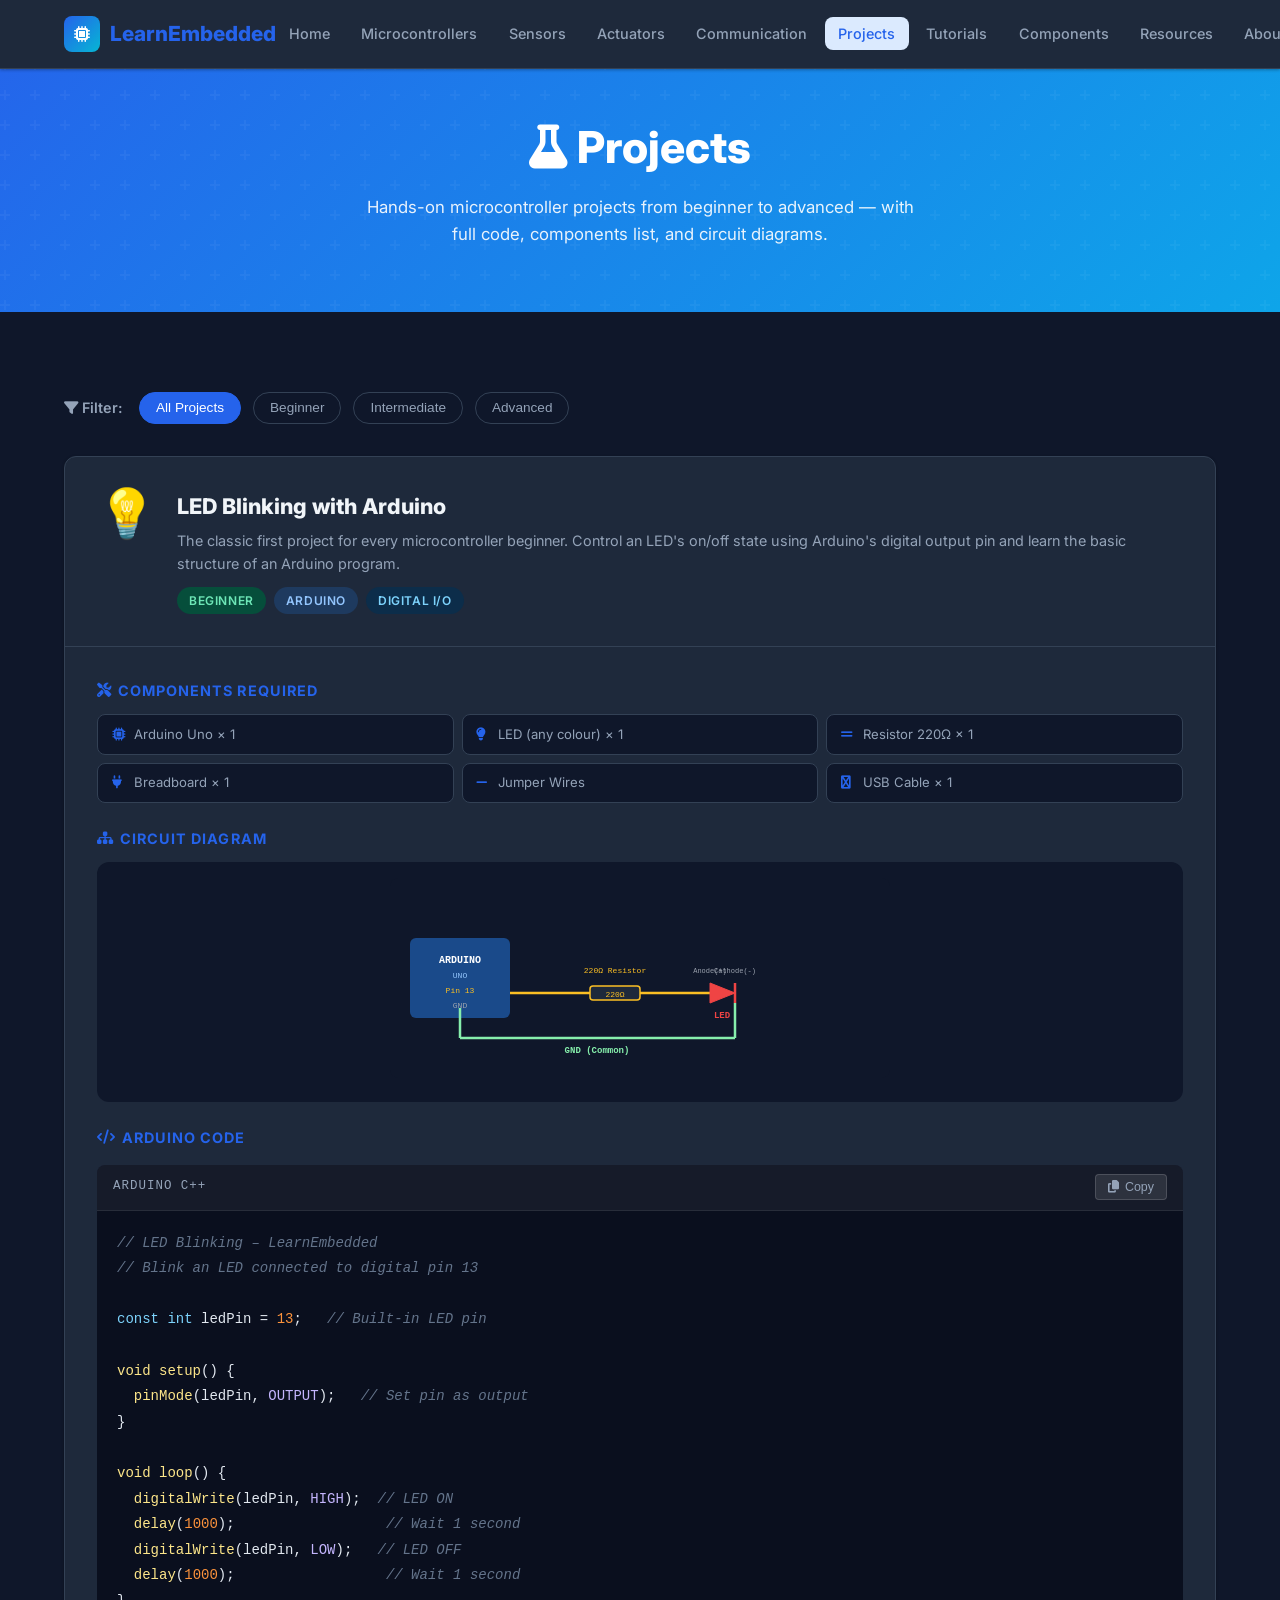
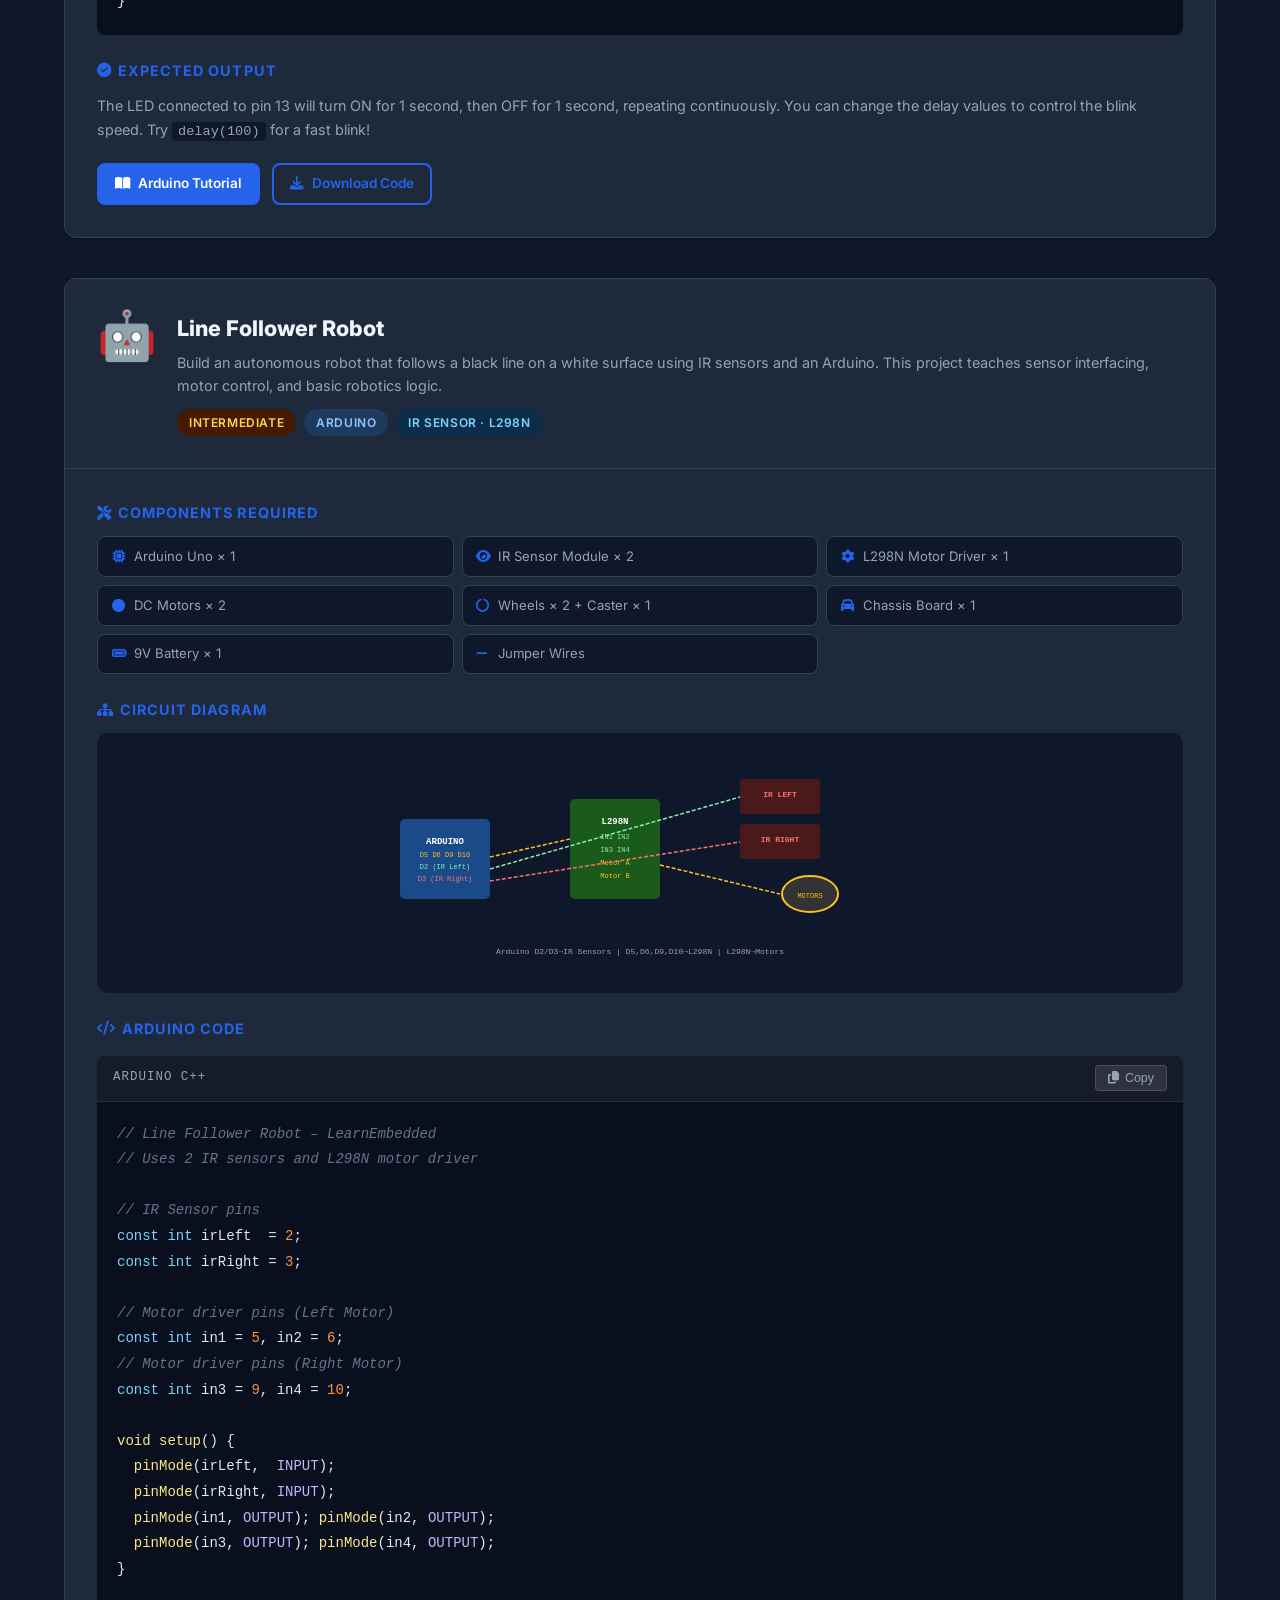
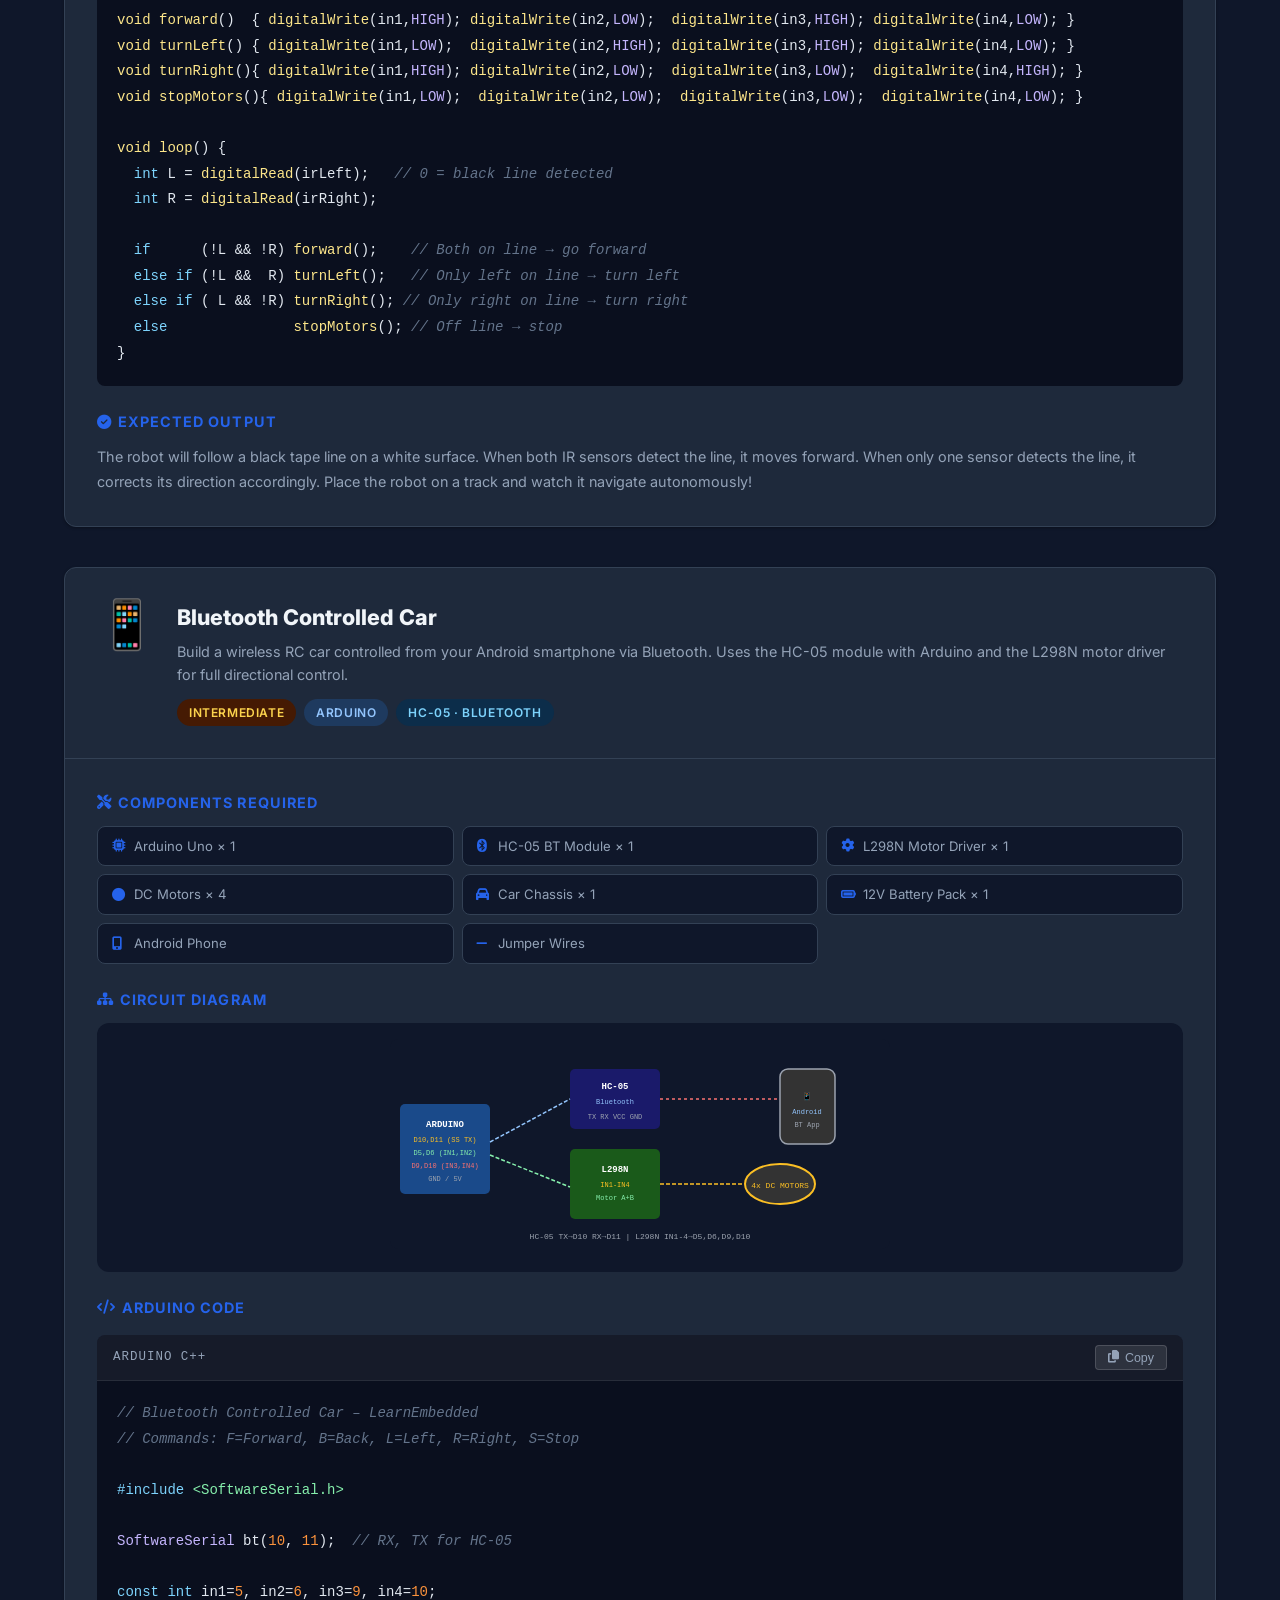
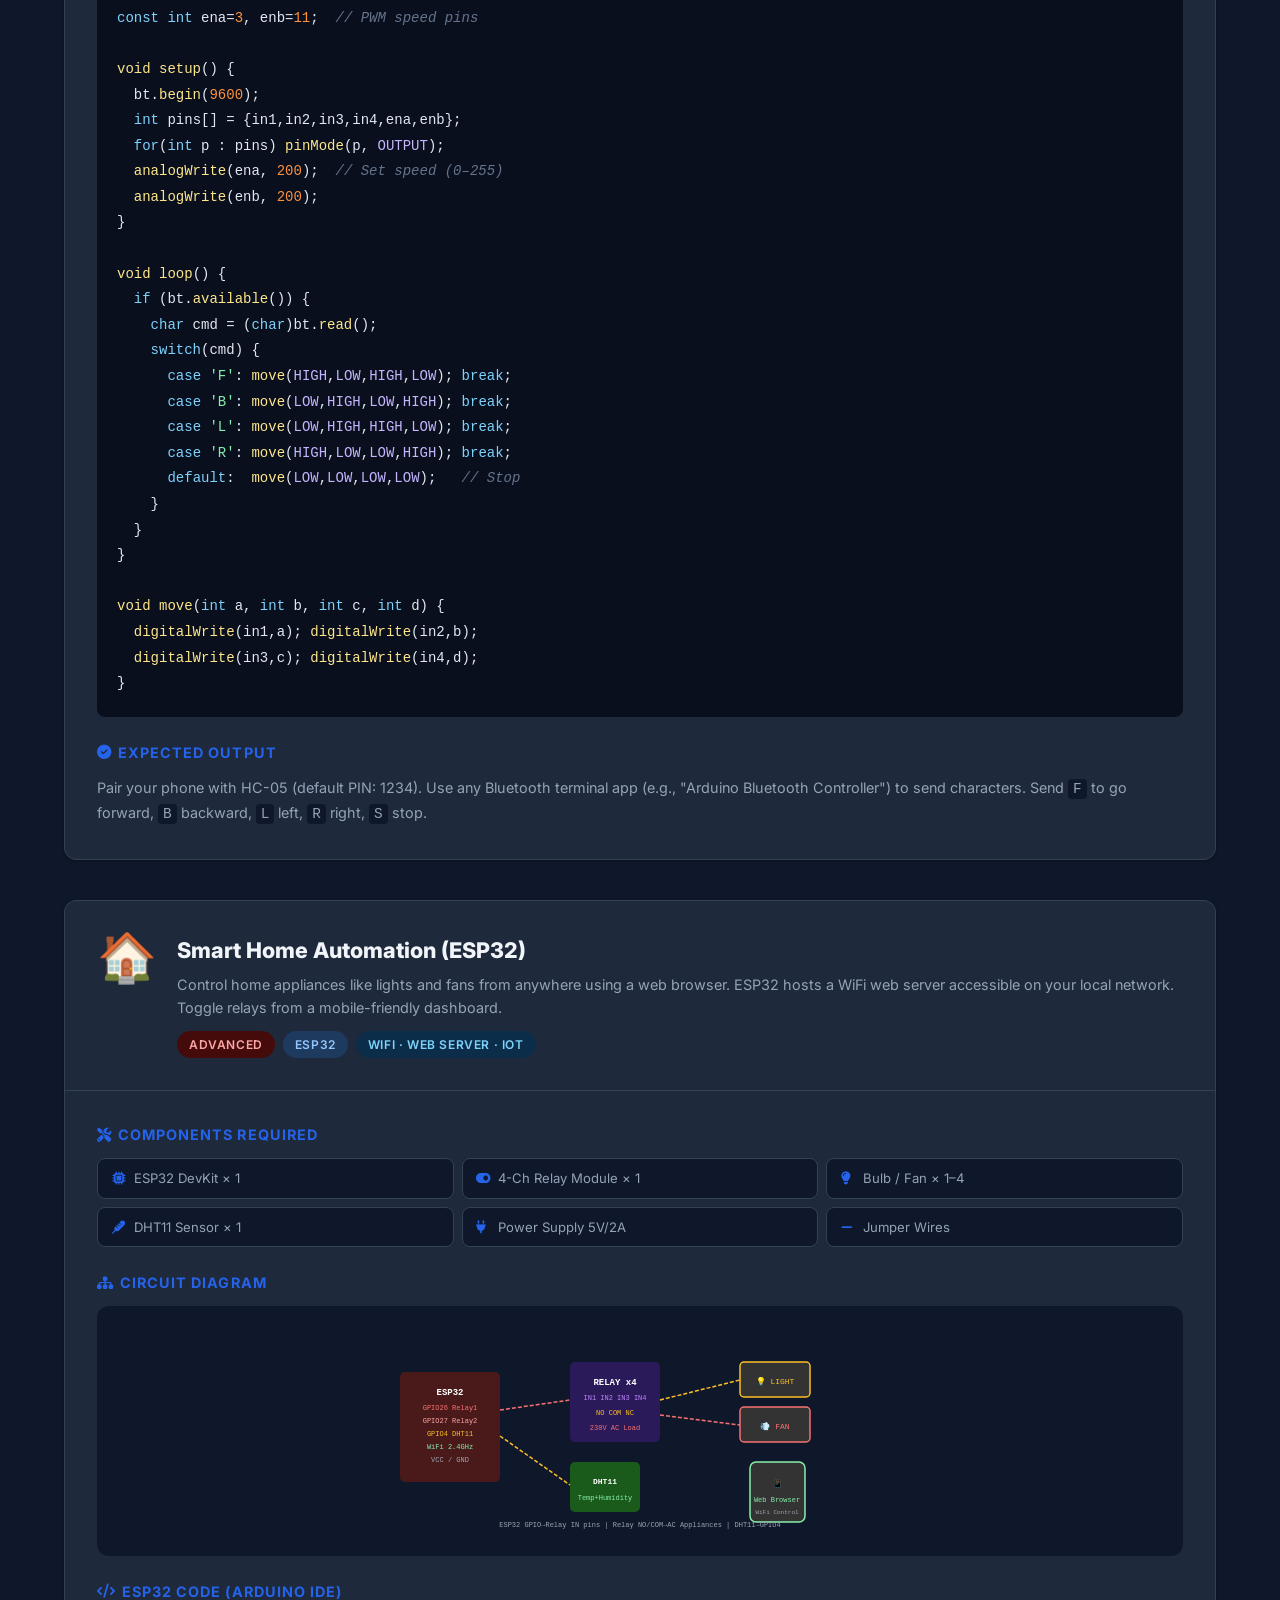
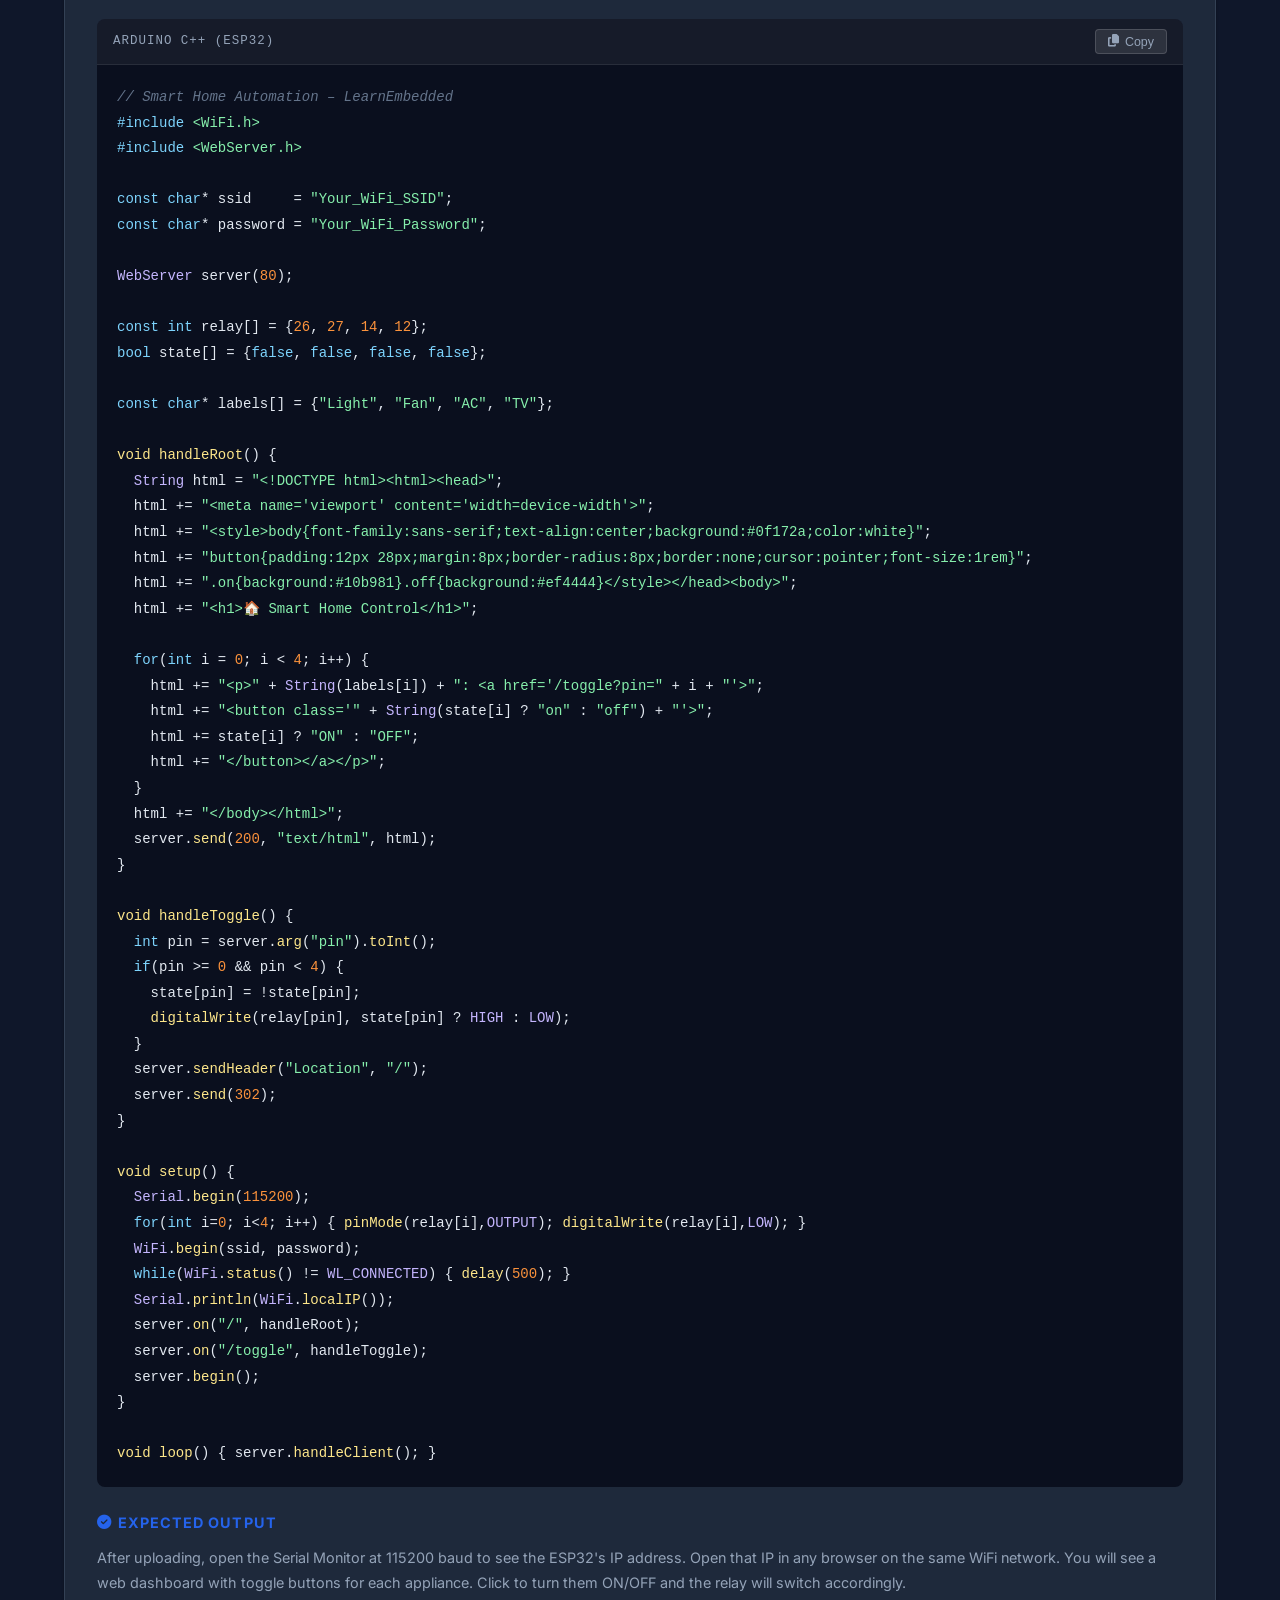
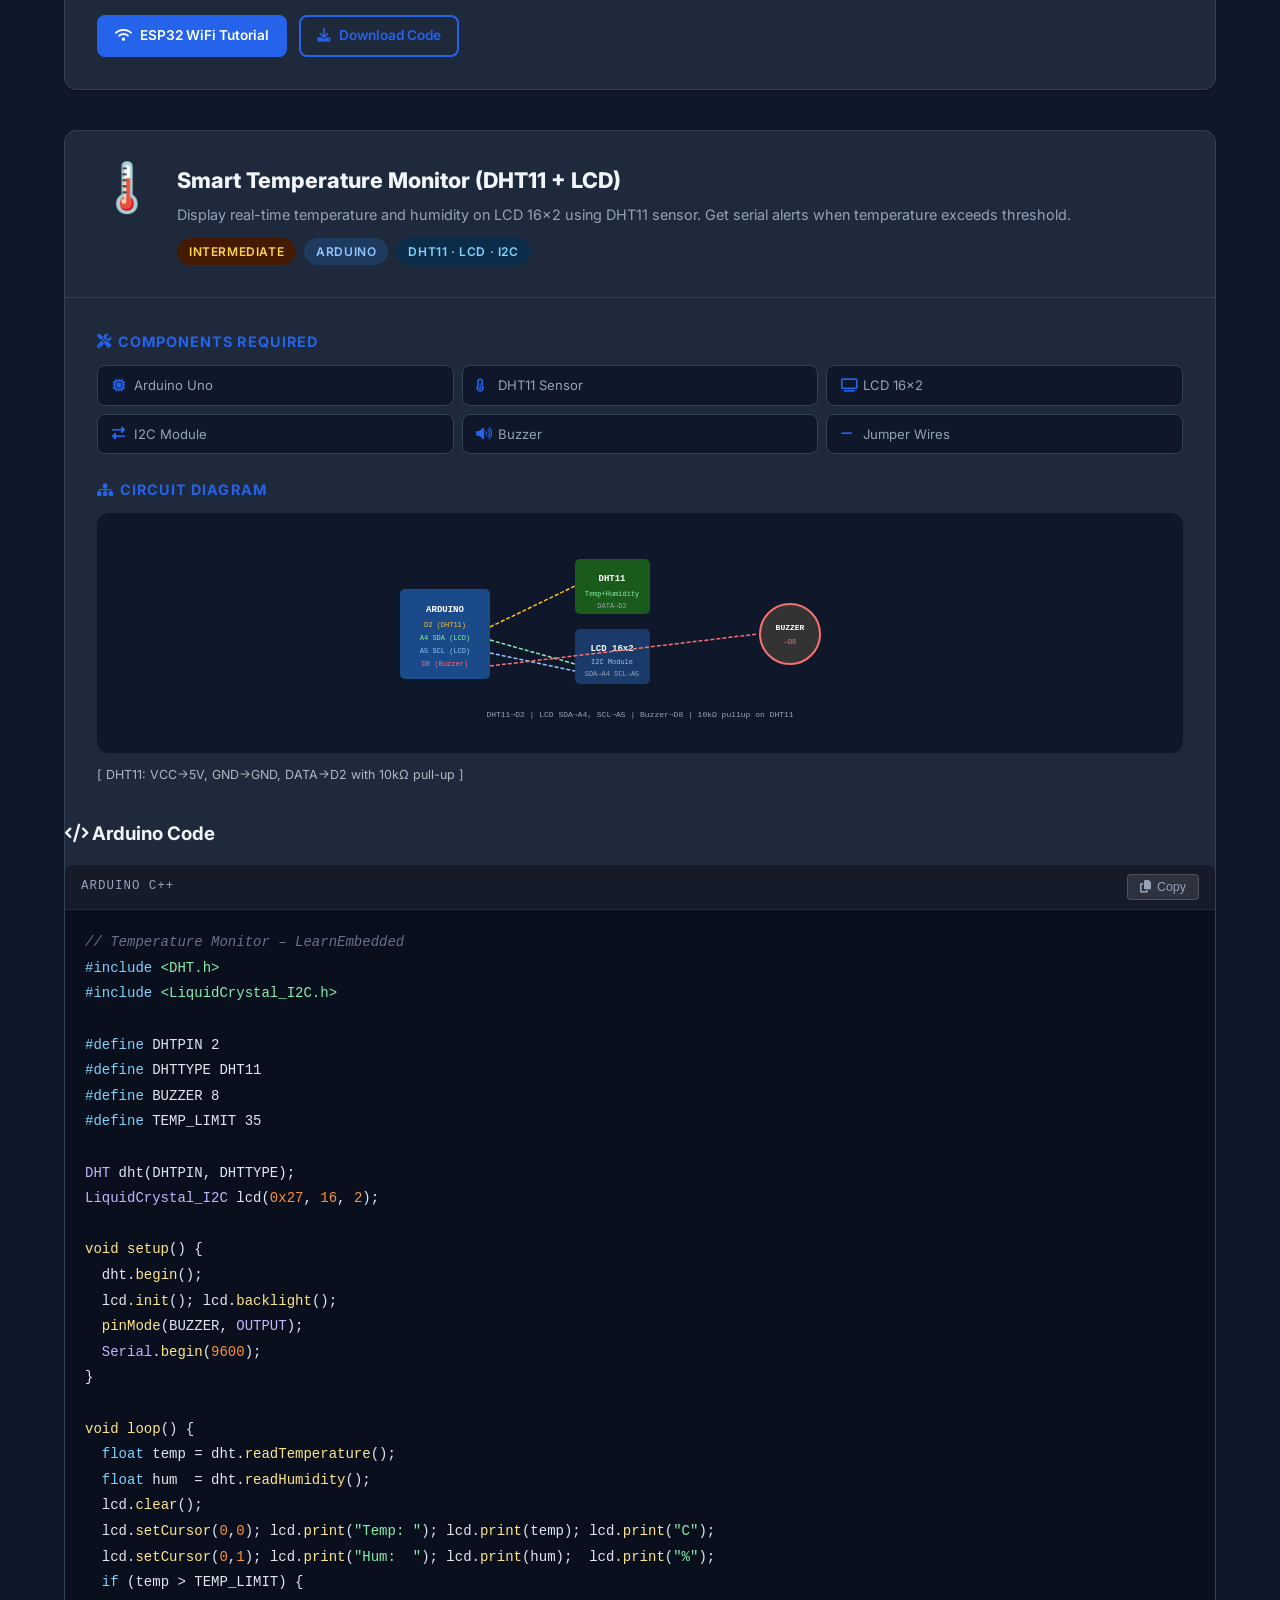
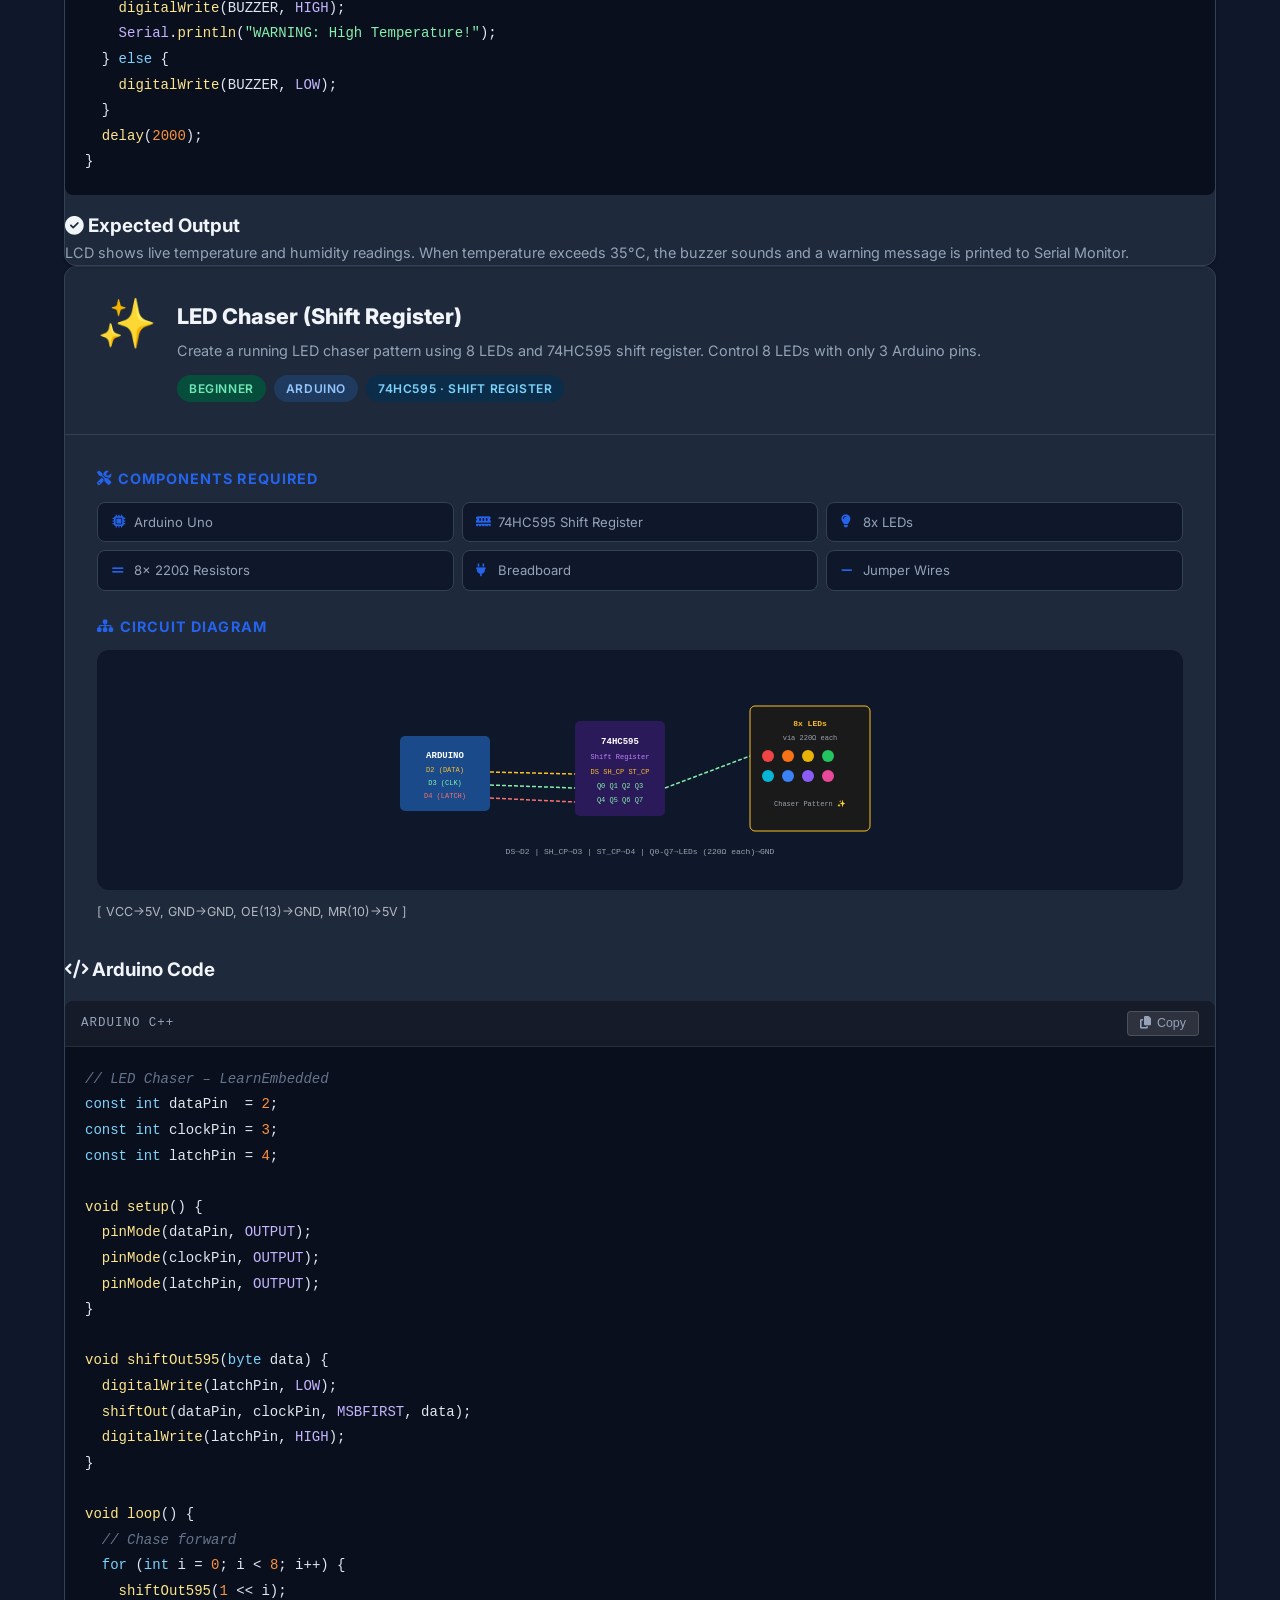
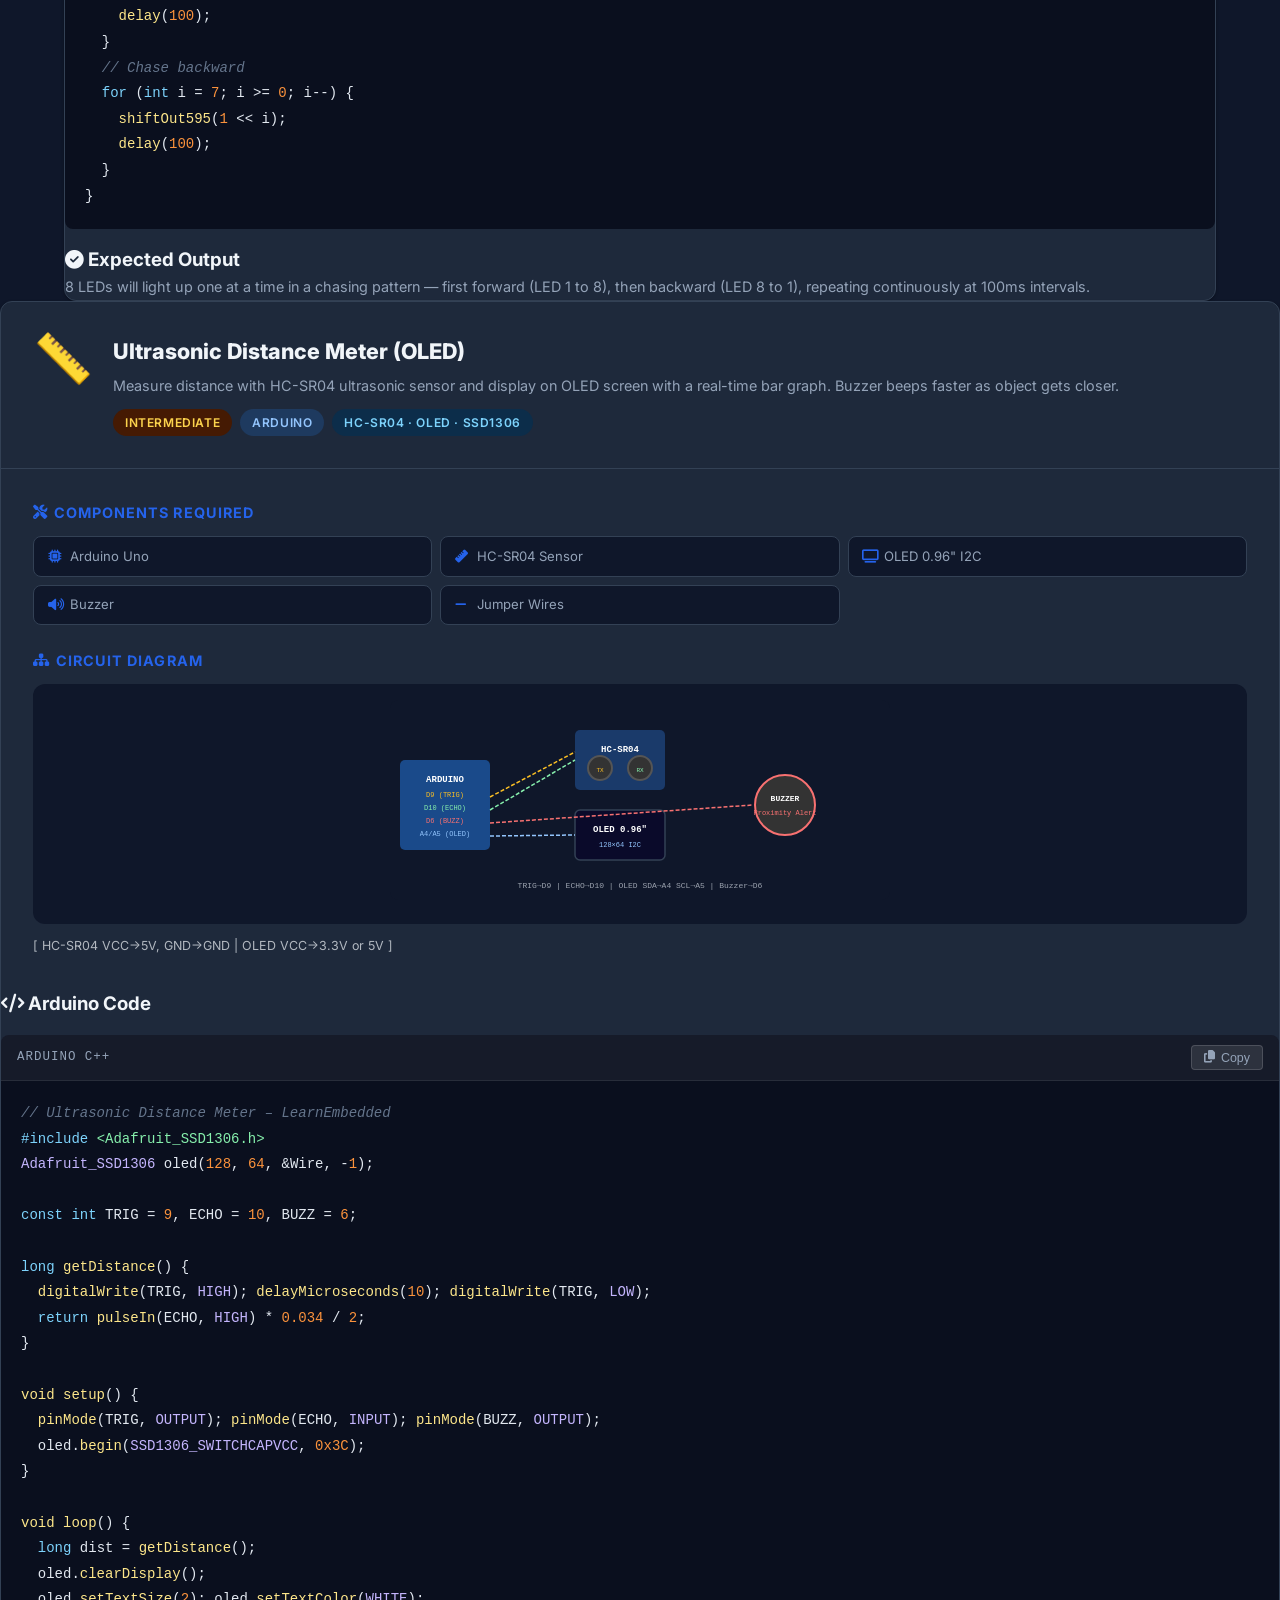
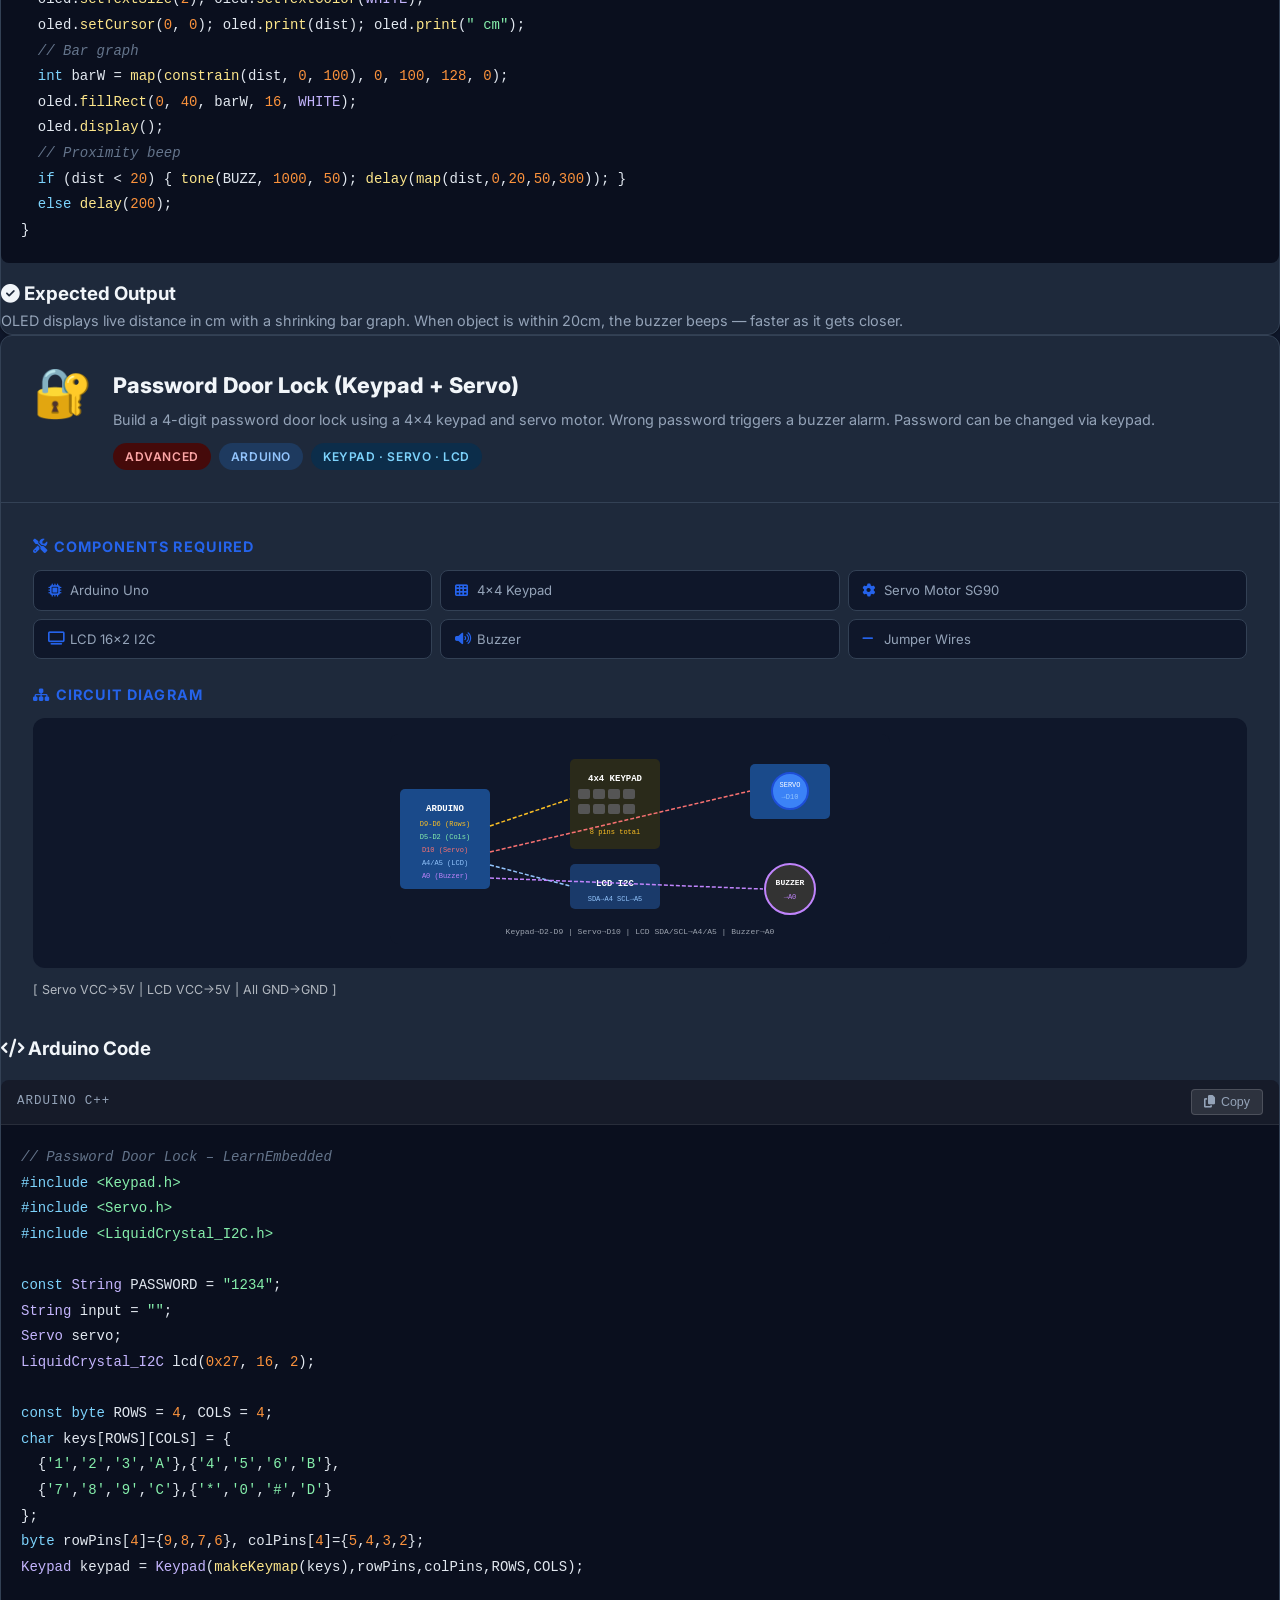
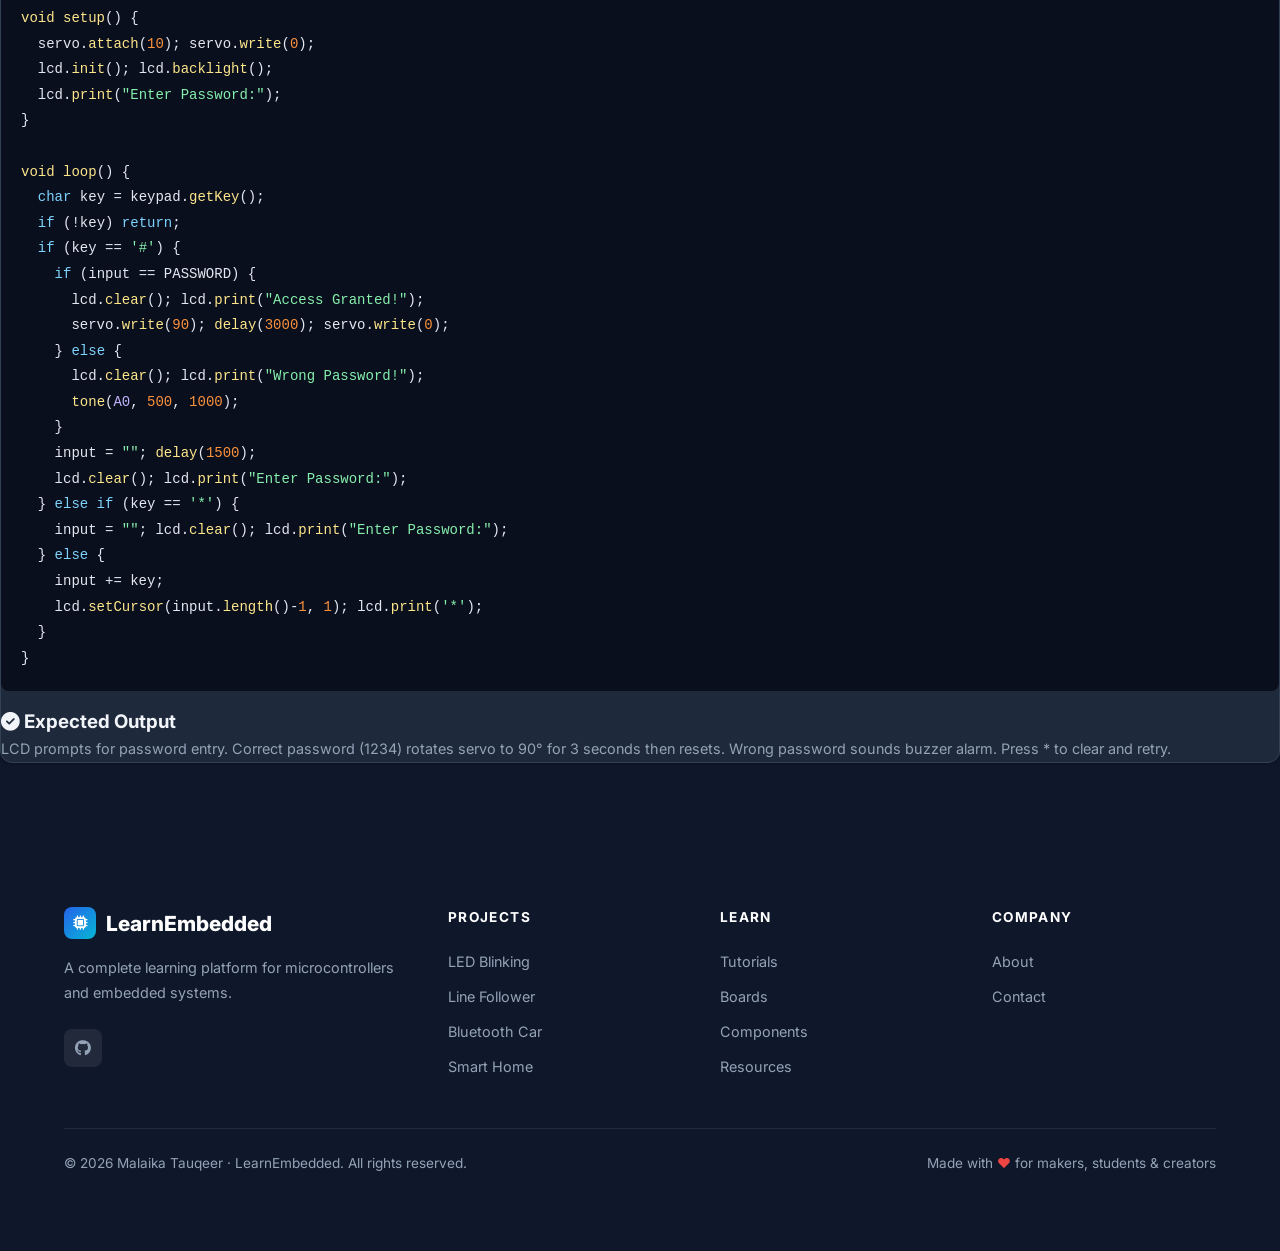
<file: projects.html>
﻿<!DOCTYPE html>
<html lang="en" data-theme="dark">
<head>
  <meta charset="UTF-8" />
  <meta name="viewport" content="width=device-width, initial-scale=1.0" />
  <meta name="description" content="Microcontroller projects – LED Blinking, Line Follower Robot, Bluetooth Car, Smart Home Automation with code and circuit diagrams." />
  <title>Projects – LearnEmbedded</title>
  <link rel="stylesheet" href="css/style.css" />
  <link rel="stylesheet" href="https://cdnjs.cloudflare.com/ajax/libs/font-awesome/6.5.0/css/all.min.css" />
  <link href="https://fonts.googleapis.com/css2?family=Inter:wght@400;500;600;700;800&display=swap" rel="stylesheet" />
  <style>
    body { font-family: 'Inter', var(--font); }
    .project-card { background: var(--bg-card); border: 1px solid var(--border-card); border-radius: var(--radius); overflow: hidden; box-shadow: var(--shadow-sm); transition: box-shadow var(--transition); }
    .project-card:hover { box-shadow: var(--shadow); }
    .project-header { padding: 2rem; display: flex; align-items: flex-start; gap: 1.25rem; border-bottom: 1px solid var(--border); }
    .project-emoji { font-size: 3rem; line-height: 1; }
    .project-meta { flex: 1; }
    .project-meta h2 { font-size: 1.35rem; font-weight: 800; margin-bottom: 0.35rem; }
    .project-meta p { font-size: 0.9rem; color: var(--text-secondary); line-height: 1.6; margin-bottom: 0.75rem; }
    .project-tags { display: flex; gap: 0.5rem; flex-wrap: wrap; }
    .project-body { padding: 2rem; }
    .project-body h3 { font-size: 0.9rem; font-weight: 700; text-transform: uppercase; letter-spacing: 0.07em; color: var(--primary); margin: 1.5rem 0 0.75rem; display: flex; align-items: center; gap: 0.4rem; }
    .project-body h3:first-child { margin-top: 0; }
    .components-list { display: grid; grid-template-columns: repeat(3,1fr); gap: 0.5rem; }
    .comp-item { display: flex; align-items: center; gap: 0.5rem; padding: 0.55rem 0.85rem; background: var(--bg); border: 1px solid var(--border); border-radius: 8px; font-size: 0.82rem; color: var(--text-secondary); }
    .comp-item i { color: var(--primary); width: 14px; flex-shrink: 0; }
    @media(max-width:768px) { .components-list { grid-template-columns: 1fr 1fr; } }
    @media(max-width:480px) { .components-list { grid-template-columns: 1fr; } .project-header { flex-direction: column; } }
  </style>
  <!-- Google tag (gtag.js) -->
  <script async src="https://www.googletagmanager.com/gtag/js?id=G-D660F72PGC"></script>
  <script>
    window.dataLayer = window.dataLayer || [];
    function gtag(){dataLayer.push(arguments);}
    gtag('js', new Date());
    gtag('config', 'G-D660F72PGC');
  </script>
</head>
<body>

<!-- NAVBAR -->
<nav class="navbar"><div class="nav-container">
  <a href="index.html" class="nav-brand" id="siteLogo" title=""><div class="brand-icon"><i class="fas fa-microchip"></i></div>LearnEmbedded</a>
  <ul class="nav-links">
    <li><a href="index.html">Home</a></li>
    <li><a href="microcontrollers.html">Microcontrollers</a></li>
    <li><a href="sensors.html">Sensors</a></li>
    <li><a href="actuators.html">Actuators</a></li>
    <li><a href="communication.html">Communication</a></li>
    <li><a href="projects.html" class="active">Projects</a></li>
    <li><a href="tutorials.html">Tutorials</a></li>
    <li><a href="components.html">Components</a></li>
    <li><a href="resources.html">Resources</a></li>
    <li><a href="about.html">About</a></li>
    <li><a href="contact.html">Contact</a></li>
  </ul>
  <div class="nav-actions">
    <div class="nav-search"><i class="fas fa-search search-icon"></i><input type="text" placeholder="Search…" aria-label="Search" /></div>
    <button class="theme-toggle" aria-label="Toggle dark mode"><i class="fas fa-moon"></i></button>
    <button class="hamburger" aria-label="Toggle menu"><span></span><span></span><span></span></button>
  </div>
</div></nav>

<!-- PAGE HERO -->
<section class="page-hero">
  <div class="container">
    <h1 class="page-hero-title"><i class="fas fa-flask"></i> Projects</h1>
    <p class="page-hero-desc">Hands-on microcontroller projects from beginner to advanced — with full code, components list, and circuit diagrams.</p>
  </div>
</section>

<main class="section-padding">
<div class="container">

  <!-- Filter Bar -->
  <div class="filter-bar">
    <label><i class="fas fa-filter"></i> Filter:</label>
    <button class="filter-btn active" data-filter="all">All Projects</button>
    <button class="filter-btn" data-filter="beginner">Beginner</button>
    <button class="filter-btn" data-filter="intermediate">Intermediate</button>
    <button class="filter-btn" data-filter="advanced">Advanced</button>
  </div>

  <div style="display:flex;flex-direction:column;gap:2.5rem;">

  <!-- PROJECT 1: LED BLINKING -->
  <div id="led" class="project-card" data-difficulty="beginner" style="scroll-margin-top:90px">
    <div class="project-header">
      <div class="project-emoji">💡</div>
      <div class="project-meta">
        <h2>LED Blinking with Arduino</h2>
        <p>The classic first project for every microcontroller beginner. Control an LED's on/off state using Arduino's digital output pin and learn the basic structure of an Arduino program.</p>
        <div class="project-tags">
          <span class="badge badge-beginner">Beginner</span>
          <span class="badge badge-primary">Arduino</span>
          <span class="badge badge-secondary">Digital I/O</span>
        </div>
      </div>
    </div>
    <div class="project-body">

      <h3><i class="fas fa-tools"></i> Components Required</h3>
      <div class="components-list">
        <div class="comp-item"><i class="fas fa-microchip"></i> Arduino Uno × 1</div>
        <div class="comp-item"><i class="fas fa-lightbulb"></i> LED (any colour) × 1</div>
        <div class="comp-item"><i class="fas fa-grip-lines"></i> Resistor 220Ω × 1</div>
        <div class="comp-item"><i class="fas fa-plug"></i> Breadboard × 1</div>
        <div class="comp-item"><i class="fas fa-minus"></i> Jumper Wires</div>
        <div class="comp-item"><i class="fas fa-usb"></i> USB Cable × 1</div>
      </div>

      <h3><i class="fas fa-sitemap"></i> Circuit Diagram</h3>
      <div style="background:#0f172a;border-radius:var(--radius);padding:1rem;margin:.5rem 0;">
        <svg viewBox="0 0 500 200" xmlns="http://www.w3.org/2000/svg" style="width:100%;max-height:200px;">
          <rect width="500" height="200" fill="#0f172a" rx="8"/>
          <!-- Arduino board -->
          <rect x="20" y="60" width="100" height="80" fill="#1a4a8a" rx="6"/>
          <text x="70" y="85" text-anchor="middle" fill="white" font-size="10" font-weight="bold" font-family="monospace">ARDUINO</text>
          <text x="70" y="100" text-anchor="middle" fill="#93c5fd" font-size="8" font-family="monospace">UNO</text>
          <text x="70" y="115" text-anchor="middle" fill="#fbbf24" font-size="8" font-family="monospace">Pin 13</text>
          <text x="70" y="130" text-anchor="middle" fill="#9ca3af" font-size="8" font-family="monospace">GND</text>
          <!-- Wire from Pin13 -->
          <line x1="120" y1="115" x2="200" y2="115" stroke="#fbbf24" stroke-width="2.5"/>
          <!-- Resistor 220Ω -->
          <rect x="200" y="108" width="50" height="14" fill="#1e293b" stroke="#fbbf24" stroke-width="1.5" rx="3"/>
          <text x="225" y="119" text-anchor="middle" fill="#fbbf24" font-size="8" font-family="monospace">220Ω</text>
          <!-- Wire to LED -->
          <line x1="250" y1="115" x2="320" y2="115" stroke="#fbbf24" stroke-width="2.5"/>
          <!-- LED -->
          <polygon points="320,105 320,125 345,115" fill="#ef4444" stroke="#ef4444" stroke-width="1"/>
          <line x1="345" y1="105" x2="345" y2="125" stroke="#ef4444" stroke-width="2.5"/>
          <text x="332" y="140" text-anchor="middle" fill="#ef4444" font-size="9" font-weight="bold" font-family="monospace">LED</text>
          <text x="320" y="95" text-anchor="middle" fill="#9ca3af" font-size="7" font-family="monospace">Anode(+)</text>
          <text x="345" y="95" text-anchor="middle" fill="#9ca3af" font-size="7" font-family="monospace">Cathode(-)</text>
          <!-- Wire down from cathode -->
          <line x1="345" y1="125" x2="345" y2="160" stroke="#86efac" stroke-width="2.5"/>
          <!-- GND line -->
          <line x1="70" y1="130" x2="70" y2="160" stroke="#86efac" stroke-width="2.5"/>
          <line x1="70" y1="160" x2="345" y2="160" stroke="#86efac" stroke-width="2.5"/>
          <text x="207" y="175" text-anchor="middle" fill="#86efac" font-size="9" font-weight="bold" font-family="monospace">GND (Common)</text>
          <!-- Labels -->
          <text x="225" y="95" text-anchor="middle" fill="#fbbf24" font-size="8" font-family="monospace">220Ω Resistor</text>
        </svg>
      </div>

      <h3><i class="fas fa-code"></i> Arduino Code</h3>
      <div class="code-block">
        <div class="code-header">
          <span class="code-lang">Arduino C++</span>
          <button class="copy-btn"><i class="fas fa-copy"></i> Copy</button>
        </div>
        <pre><code><span class="cm">// LED Blinking – LearnEmbedded</span>
<span class="cm">// Blink an LED connected to digital pin 13</span>

<span class="kw">const int</span> ledPin = <span class="num">13</span>;   <span class="cm">// Built-in LED pin</span>

<span class="fn">void</span> <span class="fn">setup</span>() {
  <span class="fn">pinMode</span>(ledPin, <span class="tp">OUTPUT</span>);   <span class="cm">// Set pin as output</span>
}

<span class="fn">void</span> <span class="fn">loop</span>() {
  <span class="fn">digitalWrite</span>(ledPin, <span class="tp">HIGH</span>);  <span class="cm">// LED ON</span>
  <span class="fn">delay</span>(<span class="num">1000</span>);                  <span class="cm">// Wait 1 second</span>
  <span class="fn">digitalWrite</span>(ledPin, <span class="tp">LOW</span>);   <span class="cm">// LED OFF</span>
  <span class="fn">delay</span>(<span class="num">1000</span>);                  <span class="cm">// Wait 1 second</span>
}</code></pre>
      </div>

      <h3><i class="fas fa-check-circle"></i> Expected Output</h3>
      <p style="color:var(--text-secondary);font-size:0.9rem;line-height:1.7">
        The LED connected to pin 13 will turn ON for 1 second, then OFF for 1 second, repeating continuously.
        You can change the delay values to control the blink speed. Try <code style="background:var(--bg);padding:2px 6px;border-radius:4px;font-size:0.85rem">delay(100)</code> for a fast blink!
      </p>

      <div style="margin-top:1.25rem;display:flex;gap:0.75rem;flex-wrap:wrap">
        <a href="tutorials.html#arduino-start" class="btn btn-primary btn-sm"><i class="fas fa-book-open"></i> Arduino Tutorial</a>
        <a href="resources.html" class="btn btn-outline btn-sm"><i class="fas fa-download"></i> Download Code</a>
      </div>
    </div>
  </div>

  <!-- PROJECT 2: LINE FOLLOWER ROBOT -->
  <div id="line-follower" class="project-card" data-difficulty="intermediate" style="scroll-margin-top:90px">
    <div class="project-header">
      <div class="project-emoji">🤖</div>
      <div class="project-meta">
        <h2>Line Follower Robot</h2>
        <p>Build an autonomous robot that follows a black line on a white surface using IR sensors and an Arduino. This project teaches sensor interfacing, motor control, and basic robotics logic.</p>
        <div class="project-tags">
          <span class="badge badge-intermediate">Intermediate</span>
          <span class="badge badge-primary">Arduino</span>
          <span class="badge badge-secondary">IR Sensor · L298N</span>
        </div>
      </div>
    </div>
    <div class="project-body">

      <h3><i class="fas fa-tools"></i> Components Required</h3>
      <div class="components-list">
        <div class="comp-item"><i class="fas fa-microchip"></i> Arduino Uno × 1</div>
        <div class="comp-item"><i class="fas fa-eye"></i> IR Sensor Module × 2</div>
        <div class="comp-item"><i class="fas fa-cog"></i> L298N Motor Driver × 1</div>
        <div class="comp-item"><i class="fas fa-circle"></i> DC Motors × 2</div>
        <div class="comp-item"><i class="fas fa-circle-notch"></i> Wheels × 2 + Caster × 1</div>
        <div class="comp-item"><i class="fas fa-car"></i> Chassis Board × 1</div>
        <div class="comp-item"><i class="fas fa-battery-full"></i> 9V Battery × 1</div>
        <div class="comp-item"><i class="fas fa-minus"></i> Jumper Wires</div>
      </div>

      <h3><i class="fas fa-sitemap"></i> Circuit Diagram</h3>
      <div style="background:#0f172a;border-radius:var(--radius);padding:1rem;margin:.5rem 0;">
        <svg viewBox="0 0 500 220" xmlns="http://www.w3.org/2000/svg" style="width:100%;max-height:220px;">
          <rect width="500" height="220" fill="#0f172a" rx="8"/>
          <!-- Arduino -->
          <rect x="10" y="70" width="90" height="80" fill="#1a4a8a" rx="5"/>
          <text x="55" y="95" text-anchor="middle" fill="white" font-size="9" font-weight="bold" font-family="monospace">ARDUINO</text>
          <text x="55" y="108" text-anchor="middle" fill="#fbbf24" font-size="7" font-family="monospace">D5 D6 D9 D10</text>
          <text x="55" y="120" text-anchor="middle" fill="#86efac" font-size="7" font-family="monospace">D2 (IR Left)</text>
          <text x="55" y="132" text-anchor="middle" fill="#f87171" font-size="7" font-family="monospace">D3 (IR Right)</text>
          <!-- L298N Motor Driver -->
          <rect x="180" y="50" width="90" height="100" fill="#1a5a1a" rx="5"/>
          <text x="225" y="75" text-anchor="middle" fill="white" font-size="9" font-weight="bold" font-family="monospace">L298N</text>
          <text x="225" y="90" text-anchor="middle" fill="#86efac" font-size="7" font-family="monospace">IN1 IN2</text>
          <text x="225" y="103" text-anchor="middle" fill="#86efac" font-size="7" font-family="monospace">IN3 IN4</text>
          <text x="225" y="116" text-anchor="middle" fill="#fbbf24" font-size="7" font-family="monospace">Motor A</text>
          <text x="225" y="129" text-anchor="middle" fill="#fbbf24" font-size="7" font-family="monospace">Motor B</text>
          <!-- IR Sensors -->
          <rect x="350" y="30" width="80" height="35" fill="#4a1a1a" rx="4"/>
          <text x="390" y="48" text-anchor="middle" fill="#f87171" font-size="8" font-weight="bold" font-family="monospace">IR LEFT</text>
          <rect x="350" y="75" width="80" height="35" fill="#4a1a1a" rx="4"/>
          <text x="390" y="93" text-anchor="middle" fill="#f87171" font-size="8" font-weight="bold" font-family="monospace">IR RIGHT</text>
          <!-- Motors -->
          <ellipse cx="420" cy="145" rx="28" ry="18" fill="#333" stroke="#fbbf24" stroke-width="2"/>
          <text x="420" y="149" text-anchor="middle" fill="#fbbf24" font-size="7" font-family="monospace">MOTORS</text>
          <!-- Wires -->
          <line x1="100" y1="108" x2="180" y2="90" stroke="#fbbf24" stroke-width="1.5" stroke-dasharray="4,2"/>
          <line x1="100" y1="120" x2="350" y2="48" stroke="#86efac" stroke-width="1.5" stroke-dasharray="4,2"/>
          <line x1="100" y1="132" x2="350" y2="93" stroke="#f87171" stroke-width="1.5" stroke-dasharray="4,2"/>
          <line x1="270" y1="116" x2="390" y2="145" stroke="#fbbf24" stroke-width="1.5" stroke-dasharray="4,2"/>
          <!-- Labels -->
          <text x="250" y="205" text-anchor="middle" fill="#9ca3af" font-size="8" font-family="monospace">Arduino D2/D3→IR Sensors | D5,D6,D9,D10→L298N | L298N→Motors</text>
        </svg>
      </div>

      <h3><i class="fas fa-code"></i> Arduino Code</h3>
      <div class="code-block">
        <div class="code-header">
          <span class="code-lang">Arduino C++</span>
          <button class="copy-btn"><i class="fas fa-copy"></i> Copy</button>
        </div>
        <pre><code><span class="cm">// Line Follower Robot – LearnEmbedded</span>
<span class="cm">// Uses 2 IR sensors and L298N motor driver</span>

<span class="cm">// IR Sensor pins</span>
<span class="kw">const int</span> irLeft  = <span class="num">2</span>;
<span class="kw">const int</span> irRight = <span class="num">3</span>;

<span class="cm">// Motor driver pins (Left Motor)</span>
<span class="kw">const int</span> in1 = <span class="num">5</span>, in2 = <span class="num">6</span>;
<span class="cm">// Motor driver pins (Right Motor)</span>
<span class="kw">const int</span> in3 = <span class="num">9</span>, in4 = <span class="num">10</span>;

<span class="fn">void</span> <span class="fn">setup</span>() {
  <span class="fn">pinMode</span>(irLeft,  <span class="tp">INPUT</span>);
  <span class="fn">pinMode</span>(irRight, <span class="tp">INPUT</span>);
  <span class="fn">pinMode</span>(in1, <span class="tp">OUTPUT</span>); <span class="fn">pinMode</span>(in2, <span class="tp">OUTPUT</span>);
  <span class="fn">pinMode</span>(in3, <span class="tp">OUTPUT</span>); <span class="fn">pinMode</span>(in4, <span class="tp">OUTPUT</span>);
}

<span class="fn">void</span> <span class="fn">forward</span>()  { <span class="fn">digitalWrite</span>(in1,<span class="tp">HIGH</span>); <span class="fn">digitalWrite</span>(in2,<span class="tp">LOW</span>);  <span class="fn">digitalWrite</span>(in3,<span class="tp">HIGH</span>); <span class="fn">digitalWrite</span>(in4,<span class="tp">LOW</span>); }
<span class="fn">void</span> <span class="fn">turnLeft</span>() { <span class="fn">digitalWrite</span>(in1,<span class="tp">LOW</span>);  <span class="fn">digitalWrite</span>(in2,<span class="tp">HIGH</span>); <span class="fn">digitalWrite</span>(in3,<span class="tp">HIGH</span>); <span class="fn">digitalWrite</span>(in4,<span class="tp">LOW</span>); }
<span class="fn">void</span> <span class="fn">turnRight</span>(){ <span class="fn">digitalWrite</span>(in1,<span class="tp">HIGH</span>); <span class="fn">digitalWrite</span>(in2,<span class="tp">LOW</span>);  <span class="fn">digitalWrite</span>(in3,<span class="tp">LOW</span>);  <span class="fn">digitalWrite</span>(in4,<span class="tp">HIGH</span>); }
<span class="fn">void</span> <span class="fn">stopMotors</span>(){ <span class="fn">digitalWrite</span>(in1,<span class="tp">LOW</span>);  <span class="fn">digitalWrite</span>(in2,<span class="tp">LOW</span>);  <span class="fn">digitalWrite</span>(in3,<span class="tp">LOW</span>);  <span class="fn">digitalWrite</span>(in4,<span class="tp">LOW</span>); }

<span class="fn">void</span> <span class="fn">loop</span>() {
  <span class="kw">int</span> L = <span class="fn">digitalRead</span>(irLeft);   <span class="cm">// 0 = black line detected</span>
  <span class="kw">int</span> R = <span class="fn">digitalRead</span>(irRight);

  <span class="kw">if</span>      (!L &amp;&amp; !R) <span class="fn">forward</span>();    <span class="cm">// Both on line → go forward</span>
  <span class="kw">else if</span> (!L &amp;&amp;  R) <span class="fn">turnLeft</span>();   <span class="cm">// Only left on line → turn left</span>
  <span class="kw">else if</span> ( L &amp;&amp; !R) <span class="fn">turnRight</span>(); <span class="cm">// Only right on line → turn right</span>
  <span class="kw">else</span>               <span class="fn">stopMotors</span>(); <span class="cm">// Off line → stop</span>
}</code></pre>
      </div>

      <h3><i class="fas fa-check-circle"></i> Expected Output</h3>
      <p style="color:var(--text-secondary);font-size:0.9rem;line-height:1.7">
        The robot will follow a black tape line on a white surface. When both IR sensors detect the line, it moves forward. When only one sensor detects the line, it corrects its direction accordingly. Place the robot on a track and watch it navigate autonomously!
      </p>
    </div>
  </div>

  <!-- PROJECT 3: BLUETOOTH CONTROLLED CAR -->
  <div id="bt-car" class="project-card" data-difficulty="intermediate" style="scroll-margin-top:90px">
    <div class="project-header">
      <div class="project-emoji">📱</div>
      <div class="project-meta">
        <h2>Bluetooth Controlled Car</h2>
        <p>Build a wireless RC car controlled from your Android smartphone via Bluetooth. Uses the HC-05 module with Arduino and the L298N motor driver for full directional control.</p>
        <div class="project-tags">
          <span class="badge badge-intermediate">Intermediate</span>
          <span class="badge badge-primary">Arduino</span>
          <span class="badge badge-secondary">HC-05 · Bluetooth</span>
        </div>
      </div>
    </div>
    <div class="project-body">

      <h3><i class="fas fa-tools"></i> Components Required</h3>
      <div class="components-list">
        <div class="comp-item"><i class="fas fa-microchip"></i> Arduino Uno × 1</div>
        <div class="comp-item"><i class="fab fa-bluetooth"></i> HC-05 BT Module × 1</div>
        <div class="comp-item"><i class="fas fa-cog"></i> L298N Motor Driver × 1</div>
        <div class="comp-item"><i class="fas fa-circle"></i> DC Motors × 4</div>
        <div class="comp-item"><i class="fas fa-car"></i> Car Chassis × 1</div>
        <div class="comp-item"><i class="fas fa-battery-full"></i> 12V Battery Pack × 1</div>
        <div class="comp-item"><i class="fas fa-mobile-alt"></i> Android Phone</div>
        <div class="comp-item"><i class="fas fa-minus"></i> Jumper Wires</div>
      </div>

      <h3><i class="fas fa-sitemap"></i> Circuit Diagram</h3>
      <div style="background:#0f172a;border-radius:var(--radius);padding:1rem;margin:.5rem 0;">
        <svg viewBox="0 0 500 210" xmlns="http://www.w3.org/2000/svg" style="width:100%;max-height:210px;">
          <rect width="500" height="210" fill="#0f172a" rx="8"/>
          <!-- Arduino -->
          <rect x="10" y="65" width="90" height="90" fill="#1a4a8a" rx="5"/>
          <text x="55" y="88" text-anchor="middle" fill="white" font-size="9" font-weight="bold" font-family="monospace">ARDUINO</text>
          <text x="55" y="103" text-anchor="middle" fill="#fbbf24" font-size="7" font-family="monospace">D10,D11 (SS TX)</text>
          <text x="55" y="116" text-anchor="middle" fill="#86efac" font-size="7" font-family="monospace">D5,D6 (IN1,IN2)</text>
          <text x="55" y="129" text-anchor="middle" fill="#f87171" font-size="7" font-family="monospace">D9,D10 (IN3,IN4)</text>
          <text x="55" y="142" text-anchor="middle" fill="#9ca3af" font-size="7" font-family="monospace">GND / 5V</text>
          <!-- HC-05 Bluetooth -->
          <rect x="180" y="30" width="90" height="60" fill="#1a1a6a" rx="5"/>
          <text x="225" y="50" text-anchor="middle" fill="white" font-size="9" font-weight="bold" font-family="monospace">HC-05</text>
          <text x="225" y="65" text-anchor="middle" fill="#93c5fd" font-size="7" font-family="monospace">Bluetooth</text>
          <text x="225" y="80" text-anchor="middle" fill="#9ca3af" font-size="7" font-family="monospace">TX RX VCC GND</text>
          <!-- L298N -->
          <rect x="180" y="110" width="90" height="70" fill="#1a5a1a" rx="5"/>
          <text x="225" y="133" text-anchor="middle" fill="white" font-size="9" font-weight="bold" font-family="monospace">L298N</text>
          <text x="225" y="148" text-anchor="middle" fill="#fbbf24" font-size="7" font-family="monospace">IN1-IN4</text>
          <text x="225" y="161" text-anchor="middle" fill="#86efac" font-size="7" font-family="monospace">Motor A+B</text>
          <!-- Motors -->
          <ellipse cx="390" cy="145" rx="35" ry="20" fill="#333" stroke="#fbbf24" stroke-width="2"/>
          <text x="390" y="149" text-anchor="middle" fill="#fbbf24" font-size="8" font-family="monospace">4x DC MOTORS</text>
          <!-- Phone -->
          <rect x="390" y="30" width="55" height="75" fill="#333" rx="8" stroke="#9ca3af" stroke-width="1.5"/>
          <text x="417" y="60" text-anchor="middle" fill="white" font-size="8" font-weight="bold" font-family="monospace">📱</text>
          <text x="417" y="75" text-anchor="middle" fill="#93c5fd" font-size="7" font-family="monospace">Android</text>
          <text x="417" y="88" text-anchor="middle" fill="#9ca3af" font-size="7" font-family="monospace">BT App</text>
          <!-- Wires -->
          <line x1="100" y1="103" x2="180" y2="60" stroke="#93c5fd" stroke-width="1.5" stroke-dasharray="4,2"/>
          <line x1="100" y1="116" x2="180" y2="148" stroke="#86efac" stroke-width="1.5" stroke-dasharray="4,2"/>
          <line x1="270" y1="145" x2="353" y2="145" stroke="#fbbf24" stroke-width="1.5" stroke-dasharray="4,2"/>
          <line x1="270" y1="60" x2="387" y2="60" stroke="#f87171" stroke-width="1.5" stroke-dasharray="3,3"/>
          <text x="250" y="200" text-anchor="middle" fill="#9ca3af" font-size="8" font-family="monospace">HC-05 TX→D10 RX→D11 | L298N IN1-4→D5,D6,D9,D10</text>
        </svg>
      </div>

      <h3><i class="fas fa-code"></i> Arduino Code</h3>
      <div class="code-block">
        <div class="code-header">
          <span class="code-lang">Arduino C++</span>
          <button class="copy-btn"><i class="fas fa-copy"></i> Copy</button>
        </div>
        <pre><code><span class="cm">// Bluetooth Controlled Car – LearnEmbedded</span>
<span class="cm">// Commands: F=Forward, B=Back, L=Left, R=Right, S=Stop</span>

<span class="kw">#include</span> <span class="str">&lt;SoftwareSerial.h&gt;</span>

<span class="tp">SoftwareSerial</span> bt(<span class="num">10</span>, <span class="num">11</span>);  <span class="cm">// RX, TX for HC-05</span>

<span class="kw">const int</span> in1=<span class="num">5</span>, in2=<span class="num">6</span>, in3=<span class="num">9</span>, in4=<span class="num">10</span>;
<span class="kw">const int</span> ena=<span class="num">3</span>, enb=<span class="num">11</span>;  <span class="cm">// PWM speed pins</span>

<span class="fn">void</span> <span class="fn">setup</span>() {
  bt.<span class="fn">begin</span>(<span class="num">9600</span>);
  <span class="kw">int</span> pins[] = {in1,in2,in3,in4,ena,enb};
  <span class="kw">for</span>(<span class="kw">int</span> p : pins) <span class="fn">pinMode</span>(p, <span class="tp">OUTPUT</span>);
  <span class="fn">analogWrite</span>(ena, <span class="num">200</span>);  <span class="cm">// Set speed (0–255)</span>
  <span class="fn">analogWrite</span>(enb, <span class="num">200</span>);
}

<span class="fn">void</span> <span class="fn">loop</span>() {
  <span class="kw">if</span> (bt.<span class="fn">available</span>()) {
    <span class="kw">char</span> cmd = (<span class="kw">char</span>)bt.<span class="fn">read</span>();
    <span class="kw">switch</span>(cmd) {
      <span class="kw">case</span> <span class="str">'F'</span>: <span class="fn">move</span>(<span class="tp">HIGH</span>,<span class="tp">LOW</span>,<span class="tp">HIGH</span>,<span class="tp">LOW</span>); <span class="kw">break</span>;
      <span class="kw">case</span> <span class="str">'B'</span>: <span class="fn">move</span>(<span class="tp">LOW</span>,<span class="tp">HIGH</span>,<span class="tp">LOW</span>,<span class="tp">HIGH</span>); <span class="kw">break</span>;
      <span class="kw">case</span> <span class="str">'L'</span>: <span class="fn">move</span>(<span class="tp">LOW</span>,<span class="tp">HIGH</span>,<span class="tp">HIGH</span>,<span class="tp">LOW</span>); <span class="kw">break</span>;
      <span class="kw">case</span> <span class="str">'R'</span>: <span class="fn">move</span>(<span class="tp">HIGH</span>,<span class="tp">LOW</span>,<span class="tp">LOW</span>,<span class="tp">HIGH</span>); <span class="kw">break</span>;
      <span class="kw">default</span>:  <span class="fn">move</span>(<span class="tp">LOW</span>,<span class="tp">LOW</span>,<span class="tp">LOW</span>,<span class="tp">LOW</span>);   <span class="cm">// Stop</span>
    }
  }
}

<span class="fn">void</span> <span class="fn">move</span>(<span class="kw">int</span> a, <span class="kw">int</span> b, <span class="kw">int</span> c, <span class="kw">int</span> d) {
  <span class="fn">digitalWrite</span>(in1,a); <span class="fn">digitalWrite</span>(in2,b);
  <span class="fn">digitalWrite</span>(in3,c); <span class="fn">digitalWrite</span>(in4,d);
}</code></pre>
      </div>

      <h3><i class="fas fa-check-circle"></i> Expected Output</h3>
      <p style="color:var(--text-secondary);font-size:0.9rem;line-height:1.7">
        Pair your phone with HC-05 (default PIN: 1234). Use any Bluetooth terminal app (e.g., "Arduino Bluetooth Controller") to send characters. Send <code style="background:var(--bg);padding:2px 5px;border-radius:4px">F</code> to go forward, <code style="background:var(--bg);padding:2px 5px;border-radius:4px">B</code> backward, <code style="background:var(--bg);padding:2px 5px;border-radius:4px">L</code> left, <code style="background:var(--bg);padding:2px 5px;border-radius:4px">R</code> right, <code style="background:var(--bg);padding:2px 5px;border-radius:4px">S</code> stop.
      </p>
    </div>
  </div>

  <!-- PROJECT 4: SMART HOME AUTOMATION -->
  <div id="smart-home" class="project-card" data-difficulty="advanced" style="scroll-margin-top:90px">
    <div class="project-header">
      <div class="project-emoji">🏠</div>
      <div class="project-meta">
        <h2>Smart Home Automation (ESP32)</h2>
        <p>Control home appliances like lights and fans from anywhere using a web browser. ESP32 hosts a WiFi web server accessible on your local network. Toggle relays from a mobile-friendly dashboard.</p>
        <div class="project-tags">
          <span class="badge badge-advanced">Advanced</span>
          <span class="badge badge-primary">ESP32</span>
          <span class="badge badge-secondary">WiFi · Web Server · IoT</span>
        </div>
      </div>
    </div>
    <div class="project-body">

      <h3><i class="fas fa-tools"></i> Components Required</h3>
      <div class="components-list">
        <div class="comp-item"><i class="fas fa-microchip"></i> ESP32 DevKit × 1</div>
        <div class="comp-item"><i class="fas fa-toggle-on"></i> 4-Ch Relay Module × 1</div>
        <div class="comp-item"><i class="fas fa-lightbulb"></i> Bulb / Fan × 1–4</div>
        <div class="comp-item"><i class="fas fa-thermometer"></i> DHT11 Sensor × 1</div>
        <div class="comp-item"><i class="fas fa-plug"></i> Power Supply 5V/2A</div>
        <div class="comp-item"><i class="fas fa-minus"></i> Jumper Wires</div>
      </div>

      <h3><i class="fas fa-sitemap"></i> Circuit Diagram</h3>
      <div style="background:#0f172a;border-radius:var(--radius);padding:1rem;margin:.5rem 0;">
        <svg viewBox="0 0 500 210" xmlns="http://www.w3.org/2000/svg" style="width:100%;max-height:210px;">
          <rect width="500" height="210" fill="#0f172a" rx="8"/>
          <!-- ESP32 -->
          <rect x="10" y="50" width="100" height="110" fill="#4a1a1a" rx="5"/>
          <text x="60" y="73" text-anchor="middle" fill="white" font-size="9" font-weight="bold" font-family="monospace">ESP32</text>
          <text x="60" y="88" text-anchor="middle" fill="#f87171" font-size="7" font-family="monospace">GPIO26 Relay1</text>
          <text x="60" y="101" text-anchor="middle" fill="#fca5a5" font-size="7" font-family="monospace">GPIO27 Relay2</text>
          <text x="60" y="114" text-anchor="middle" fill="#fbbf24" font-size="7" font-family="monospace">GPIO4 DHT11</text>
          <text x="60" y="127" text-anchor="middle" fill="#86efac" font-size="7" font-family="monospace">WiFi 2.4GHz</text>
          <text x="60" y="140" text-anchor="middle" fill="#9ca3af" font-size="7" font-family="monospace">VCC / GND</text>
          <!-- Relay Module -->
          <rect x="180" y="40" width="90" height="80" fill="#2a1a5a" rx="5"/>
          <text x="225" y="63" text-anchor="middle" fill="white" font-size="9" font-weight="bold" font-family="monospace">RELAY x4</text>
          <text x="225" y="78" text-anchor="middle" fill="#c084fc" font-size="7" font-family="monospace">IN1 IN2 IN3 IN4</text>
          <text x="225" y="93" text-anchor="middle" fill="#fbbf24" font-size="7" font-family="monospace">NO COM NC</text>
          <text x="225" y="108" text-anchor="middle" fill="#f87171" font-size="7" font-family="monospace">230V AC Load</text>
          <!-- DHT11 -->
          <rect x="180" y="140" width="70" height="50" fill="#1a5a1a" rx="5"/>
          <text x="215" y="162" text-anchor="middle" fill="white" font-size="8" font-weight="bold" font-family="monospace">DHT11</text>
          <text x="215" y="178" text-anchor="middle" fill="#86efac" font-size="7" font-family="monospace">Temp+Humidity</text>
          <!-- Appliances -->
          <rect x="350" y="40" width="70" height="35" fill="#333" rx="4" stroke="#fbbf24" stroke-width="1.5"/>
          <text x="385" y="62" text-anchor="middle" fill="#fbbf24" font-size="8" font-family="monospace">💡 LIGHT</text>
          <rect x="350" y="85" width="70" height="35" fill="#333" rx="4" stroke="#f87171" stroke-width="1.5"/>
          <text x="385" y="107" text-anchor="middle" fill="#f87171" font-size="8" font-family="monospace">💨 FAN</text>
          <!-- Phone WiFi -->
          <rect x="360" y="140" width="55" height="60" fill="#333" rx="6" stroke="#86efac" stroke-width="1.5"/>
          <text x="387" y="165" text-anchor="middle" fill="white" font-size="9" font-family="monospace">📱</text>
          <text x="387" y="180" text-anchor="middle" fill="#86efac" font-size="7" font-family="monospace">Web Browser</text>
          <text x="387" y="192" text-anchor="middle" fill="#9ca3af" font-size="6" font-family="monospace">WiFi Control</text>
          <!-- Wires -->
          <line x1="110" y1="88" x2="180" y2="78" stroke="#f87171" stroke-width="1.5" stroke-dasharray="4,2"/>
          <line x1="110" y1="114" x2="180" y2="163" stroke="#fbbf24" stroke-width="1.5" stroke-dasharray="4,2"/>
          <line x1="270" y1="78" x2="350" y2="58" stroke="#fbbf24" stroke-width="1.5" stroke-dasharray="4,2"/>
          <line x1="270" y1="93" x2="350" y2="103" stroke="#f87171" stroke-width="1.5" stroke-dasharray="4,2"/>
          <text x="250" y="205" text-anchor="middle" fill="#9ca3af" font-size="7" font-family="monospace">ESP32 GPIO→Relay IN pins | Relay NO/COM→AC Appliances | DHT11→GPIO4</text>
        </svg>
      </div>

      <h3><i class="fas fa-code"></i> ESP32 Code (Arduino IDE)</h3>
      <div class="code-block">
        <div class="code-header">
          <span class="code-lang">Arduino C++ (ESP32)</span>
          <button class="copy-btn"><i class="fas fa-copy"></i> Copy</button>
        </div>
        <pre><code><span class="cm">// Smart Home Automation – LearnEmbedded</span>
<span class="kw">#include</span> <span class="str">&lt;WiFi.h&gt;</span>
<span class="kw">#include</span> <span class="str">&lt;WebServer.h&gt;</span>

<span class="kw">const char</span>* ssid     = <span class="str">"Your_WiFi_SSID"</span>;
<span class="kw">const char</span>* password = <span class="str">"Your_WiFi_Password"</span>;

<span class="tp">WebServer</span> server(<span class="num">80</span>);

<span class="kw">const int</span> relay[] = {<span class="num">26</span>, <span class="num">27</span>, <span class="num">14</span>, <span class="num">12</span>};
<span class="kw">bool</span> state[] = {<span class="kw">false</span>, <span class="kw">false</span>, <span class="kw">false</span>, <span class="kw">false</span>};

<span class="kw">const char</span>* labels[] = {<span class="str">"Light"</span>, <span class="str">"Fan"</span>, <span class="str">"AC"</span>, <span class="str">"TV"</span>};

<span class="fn">void</span> <span class="fn">handleRoot</span>() {
  <span class="tp">String</span> html = <span class="str">"&lt;!DOCTYPE html&gt;&lt;html&gt;&lt;head&gt;"</span>;
  html += <span class="str">"&lt;meta name='viewport' content='width=device-width'&gt;"</span>;
  html += <span class="str">"&lt;style&gt;body{font-family:sans-serif;text-align:center;background:#0f172a;color:white}"</span>;
  html += <span class="str">"button{padding:12px 28px;margin:8px;border-radius:8px;border:none;cursor:pointer;font-size:1rem}"</span>;
  html += <span class="str">".on{background:#10b981}.off{background:#ef4444}&lt;/style&gt;&lt;/head&gt;&lt;body&gt;"</span>;
  html += <span class="str">"&lt;h1&gt;🏠 Smart Home Control&lt;/h1&gt;"</span>;

  <span class="kw">for</span>(<span class="kw">int</span> i = <span class="num">0</span>; i &lt; <span class="num">4</span>; i++) {
    html += <span class="str">"&lt;p&gt;"</span> + <span class="tp">String</span>(labels[i]) + <span class="str">": &lt;a href='/toggle?pin="</span> + i + <span class="str">"'&gt;"</span>;
    html += <span class="str">"&lt;button class='"</span> + <span class="tp">String</span>(state[i] ? <span class="str">"on"</span> : <span class="str">"off"</span>) + <span class="str">"'&gt;"</span>;
    html += state[i] ? <span class="str">"ON"</span> : <span class="str">"OFF"</span>;
    html += <span class="str">"&lt;/button&gt;&lt;/a&gt;&lt;/p&gt;"</span>;
  }
  html += <span class="str">"&lt;/body&gt;&lt;/html&gt;"</span>;
  server.<span class="fn">send</span>(<span class="num">200</span>, <span class="str">"text/html"</span>, html);
}

<span class="fn">void</span> <span class="fn">handleToggle</span>() {
  <span class="kw">int</span> pin = server.<span class="fn">arg</span>(<span class="str">"pin"</span>).<span class="fn">toInt</span>();
  <span class="kw">if</span>(pin &gt;= <span class="num">0</span> &amp;&amp; pin &lt; <span class="num">4</span>) {
    state[pin] = !state[pin];
    <span class="fn">digitalWrite</span>(relay[pin], state[pin] ? <span class="tp">HIGH</span> : <span class="tp">LOW</span>);
  }
  server.<span class="fn">sendHeader</span>(<span class="str">"Location"</span>, <span class="str">"/"</span>);
  server.<span class="fn">send</span>(<span class="num">302</span>);
}

<span class="fn">void</span> <span class="fn">setup</span>() {
  <span class="tp">Serial</span>.<span class="fn">begin</span>(<span class="num">115200</span>);
  <span class="kw">for</span>(<span class="kw">int</span> i=<span class="num">0</span>; i&lt;<span class="num">4</span>; i++) { <span class="fn">pinMode</span>(relay[i],<span class="tp">OUTPUT</span>); <span class="fn">digitalWrite</span>(relay[i],<span class="tp">LOW</span>); }
  <span class="tp">WiFi</span>.<span class="fn">begin</span>(ssid, password);
  <span class="kw">while</span>(<span class="tp">WiFi</span>.<span class="fn">status</span>() != <span class="tp">WL_CONNECTED</span>) { <span class="fn">delay</span>(<span class="num">500</span>); }
  <span class="tp">Serial</span>.<span class="fn">println</span>(<span class="tp">WiFi</span>.<span class="fn">localIP</span>());
  server.<span class="fn">on</span>(<span class="str">"/"</span>, handleRoot);
  server.<span class="fn">on</span>(<span class="str">"/toggle"</span>, handleToggle);
  server.<span class="fn">begin</span>();
}

<span class="fn">void</span> <span class="fn">loop</span>() { server.<span class="fn">handleClient</span>(); }</code></pre>
      </div>

      <h3><i class="fas fa-check-circle"></i> Expected Output</h3>
      <p style="color:var(--text-secondary);font-size:0.9rem;line-height:1.7">
        After uploading, open the Serial Monitor at 115200 baud to see the ESP32's IP address. Open that IP in any browser on the same WiFi network. You will see a web dashboard with toggle buttons for each appliance. Click to turn them ON/OFF and the relay will switch accordingly.
      </p>
      <div style="margin-top:1.25rem;display:flex;gap:0.75rem;flex-wrap:wrap">
        <a href="tutorials.html#esp32-wifi" class="btn btn-primary btn-sm"><i class="fas fa-wifi"></i> ESP32 WiFi Tutorial</a>
        <a href="resources.html" class="btn btn-outline btn-sm"><i class="fas fa-download"></i> Download Code</a>
      </div>
    </div>
  </div>


  <!-- PROJECT 5: SMART TEMPERATURE MONITOR -->
  <div id="temp-monitor" class="project-card" data-difficulty="intermediate" style="scroll-margin-top:90px">
    <div class="project-header">
      <div class="project-emoji">🌡️</div>
      <div class="project-meta">
        <h2>Smart Temperature Monitor (DHT11 + LCD)</h2>
        <p>Display real-time temperature and humidity on LCD 16x2 using DHT11 sensor. Get serial alerts when temperature exceeds threshold.</p>
        <div class="project-tags">
          <span class="badge badge-intermediate">Intermediate</span>
          <span class="badge badge-primary">Arduino</span>
          <span class="badge badge-secondary">DHT11 · LCD · I2C</span>
        </div>
      </div>
    </div>
    <div class="project-body">

      <h3><i class="fas fa-tools"></i> Components Required</h3>
      <div class="components-list">
        <div class="comp-item"><i class="fas fa-microchip"></i> Arduino Uno</div>
        <div class="comp-item"><i class="fas fa-thermometer-half"></i> DHT11 Sensor</div>
        <div class="comp-item"><i class="fas fa-tv"></i> LCD 16x2</div>
        <div class="comp-item"><i class="fas fa-exchange-alt"></i> I2C Module</div>
        <div class="comp-item"><i class="fas fa-volume-up"></i> Buzzer</div>
        <div class="comp-item"><i class="fas fa-minus"></i> Jumper Wires</div>
      </div>

      <h3><i class="fas fa-sitemap"></i> Circuit Diagram</h3>
      <div style="background:#0f172a;border-radius:var(--radius);padding:1rem;margin:.5rem 0;">
        <svg viewBox="0 0 500 200" xmlns="http://www.w3.org/2000/svg" style="width:100%;max-height:200px;">
          <rect width="500" height="200" fill="#0f172a" rx="8"/>
          <!-- Arduino -->
          <rect x="10" y="60" width="90" height="90" fill="#1a4a8a" rx="5"/>
          <text x="55" y="83" text-anchor="middle" fill="white" font-size="9" font-weight="bold" font-family="monospace">ARDUINO</text>
          <text x="55" y="98" text-anchor="middle" fill="#fbbf24" font-size="7" font-family="monospace">D2 (DHT11)</text>
          <text x="55" y="111" text-anchor="middle" fill="#86efac" font-size="7" font-family="monospace">A4 SDA (LCD)</text>
          <text x="55" y="124" text-anchor="middle" fill="#93c5fd" font-size="7" font-family="monospace">A5 SCL (LCD)</text>
          <text x="55" y="137" text-anchor="middle" fill="#f87171" font-size="7" font-family="monospace">D8 (Buzzer)</text>
          <!-- DHT11 -->
          <rect x="185" y="30" width="75" height="55" fill="#1a5a1a" rx="5"/>
          <text x="222" y="52" text-anchor="middle" fill="white" font-size="9" font-weight="bold" font-family="monospace">DHT11</text>
          <text x="222" y="67" text-anchor="middle" fill="#86efac" font-size="7" font-family="monospace">Temp+Humidity</text>
          <text x="222" y="79" text-anchor="middle" fill="#9ca3af" font-size="7" font-family="monospace">DATA→D2</text>
          <!-- LCD -->
          <rect x="185" y="100" width="75" height="55" fill="#1a3a6a" rx="5"/>
          <text x="222" y="122" text-anchor="middle" fill="white" font-size="9" font-weight="bold" font-family="monospace">LCD 16x2</text>
          <text x="222" y="135" text-anchor="middle" fill="#93c5fd" font-size="7" font-family="monospace">I2C Module</text>
          <text x="222" y="147" text-anchor="middle" fill="#9ca3af" font-size="7" font-family="monospace">SDA→A4 SCL→A5</text>
          <!-- Buzzer -->
          <circle cx="400" cy="105" r="30" fill="#333" stroke="#f87171" stroke-width="2"/>
          <text x="400" y="101" text-anchor="middle" fill="white" font-size="8" font-weight="bold" font-family="monospace">BUZZER</text>
          <text x="400" y="115" text-anchor="middle" fill="#f87171" font-size="7" font-family="monospace">→D8</text>
          <!-- Wires -->
          <line x1="100" y1="98" x2="185" y2="57" stroke="#fbbf24" stroke-width="1.5" stroke-dasharray="4,2"/>
          <line x1="100" y1="111" x2="185" y2="135" stroke="#86efac" stroke-width="1.5" stroke-dasharray="4,2"/>
          <line x1="100" y1="124" x2="185" y2="142" stroke="#93c5fd" stroke-width="1.5" stroke-dasharray="4,2"/>
          <line x1="100" y1="137" x2="368" y2="105" stroke="#f87171" stroke-width="1.5" stroke-dasharray="4,2"/>
          <text x="250" y="188" text-anchor="middle" fill="#9ca3af" font-size="8" font-family="monospace">DHT11→D2 | LCD SDA→A4, SCL→A5 | Buzzer→D8 | 10kΩ pullup on DHT11</text>
        </svg>
      </div>
        <span style="position:relative;font-size:0.78rem;opacity:0.7">[ DHT11: VCC→5V, GND→GND, DATA→D2 with 10kΩ pull-up ]</span>
      </div>

      <h3><i class="fas fa-code"></i> Arduino Code</h3>
      <div class="code-block">
        <div class="code-header">
          <span class="code-lang">Arduino C++</span>
          <button class="copy-btn"><i class="fas fa-copy"></i> Copy</button>
        </div>
        <pre><code><span class="cm">// Temperature Monitor – LearnEmbedded</span>
<span class="kw">#include</span> <span class="str">&lt;DHT.h&gt;</span>
<span class="kw">#include</span> <span class="str">&lt;LiquidCrystal_I2C.h&gt;</span>

<span class="kw">#define</span> DHTPIN 2
<span class="kw">#define</span> DHTTYPE DHT11
<span class="kw">#define</span> BUZZER 8
<span class="kw">#define</span> TEMP_LIMIT 35

<span class="tp">DHT</span> dht(DHTPIN, DHTTYPE);
<span class="tp">LiquidCrystal_I2C</span> lcd(<span class="num">0x27</span>, <span class="num">16</span>, <span class="num">2</span>);

<span class="fn">void</span> <span class="fn">setup</span>() {
  dht.<span class="fn">begin</span>();
  lcd.<span class="fn">init</span>(); lcd.<span class="fn">backlight</span>();
  <span class="fn">pinMode</span>(BUZZER, <span class="tp">OUTPUT</span>);
  <span class="tp">Serial</span>.<span class="fn">begin</span>(<span class="num">9600</span>);
}

<span class="fn">void</span> <span class="fn">loop</span>() {
  <span class="kw">float</span> temp = dht.<span class="fn">readTemperature</span>();
  <span class="kw">float</span> hum  = dht.<span class="fn">readHumidity</span>();
  lcd.<span class="fn">clear</span>();
  lcd.<span class="fn">setCursor</span>(<span class="num">0</span>,<span class="num">0</span>); lcd.<span class="fn">print</span>(<span class="str">"Temp: "</span>); lcd.<span class="fn">print</span>(temp); lcd.<span class="fn">print</span>(<span class="str">"C"</span>);
  lcd.<span class="fn">setCursor</span>(<span class="num">0</span>,<span class="num">1</span>); lcd.<span class="fn">print</span>(<span class="str">"Hum:  "</span>); lcd.<span class="fn">print</span>(hum);  lcd.<span class="fn">print</span>(<span class="str">"%"</span>);
  <span class="kw">if</span> (temp > TEMP_LIMIT) {
    <span class="fn">digitalWrite</span>(BUZZER, <span class="tp">HIGH</span>);
    <span class="tp">Serial</span>.<span class="fn">println</span>(<span class="str">"WARNING: High Temperature!"</span>);
  } <span class="kw">else</span> {
    <span class="fn">digitalWrite</span>(BUZZER, <span class="tp">LOW</span>);
  }
  <span class="fn">delay</span>(<span class="num">2000</span>);
}</code></pre>
      </div>

      <h3><i class="fas fa-check-circle"></i> Expected Output</h3>
      <p style="color:var(--text-secondary);font-size:0.9rem;line-height:1.7">
        LCD shows live temperature and humidity readings. When temperature exceeds 35°C, the buzzer sounds and a warning message is printed to Serial Monitor.
      </p>
    </div>
  </div>

  <!-- PROJECT 6: LED CHASER -->
  <div id="led-chaser" class="project-card" data-difficulty="beginner" style="scroll-margin-top:90px">
    <div class="project-header">
      <div class="project-emoji">✨</div>
      <div class="project-meta">
        <h2>LED Chaser (Shift Register)</h2>
        <p>Create a running LED chaser pattern using 8 LEDs and 74HC595 shift register. Control 8 LEDs with only 3 Arduino pins.</p>
        <div class="project-tags">
          <span class="badge badge-beginner">Beginner</span>
          <span class="badge badge-primary">Arduino</span>
          <span class="badge badge-secondary">74HC595 · Shift Register</span>
        </div>
      </div>
    </div>
    <div class="project-body">

      <h3><i class="fas fa-tools"></i> Components Required</h3>
      <div class="components-list">
        <div class="comp-item"><i class="fas fa-microchip"></i> Arduino Uno</div>
        <div class="comp-item"><i class="fas fa-memory"></i> 74HC595 Shift Register</div>
        <div class="comp-item"><i class="fas fa-lightbulb"></i> 8x LEDs</div>
        <div class="comp-item"><i class="fas fa-grip-lines"></i> 8x 220Ω Resistors</div>
        <div class="comp-item"><i class="fas fa-plug"></i> Breadboard</div>
        <div class="comp-item"><i class="fas fa-minus"></i> Jumper Wires</div>
      </div>

      <h3><i class="fas fa-sitemap"></i> Circuit Diagram</h3>
      <div style="background:#0f172a;border-radius:var(--radius);padding:1rem;margin:.5rem 0;">
        <svg viewBox="0 0 500 200" xmlns="http://www.w3.org/2000/svg" style="width:100%;max-height:200px;">
          <rect width="500" height="200" fill="#0f172a" rx="8"/>
          <!-- Arduino -->
          <rect x="10" y="70" width="90" height="75" fill="#1a4a8a" rx="5"/>
          <text x="55" y="92" text-anchor="middle" fill="white" font-size="9" font-weight="bold" font-family="monospace">ARDUINO</text>
          <text x="55" y="106" text-anchor="middle" fill="#fbbf24" font-size="7" font-family="monospace">D2 (DATA)</text>
          <text x="55" y="119" text-anchor="middle" fill="#86efac" font-size="7" font-family="monospace">D3 (CLK)</text>
          <text x="55" y="132" text-anchor="middle" fill="#f87171" font-size="7" font-family="monospace">D4 (LATCH)</text>
          <!-- 74HC595 -->
          <rect x="185" y="55" width="90" height="95" fill="#2a1a5a" rx="5"/>
          <text x="230" y="78" text-anchor="middle" fill="white" font-size="9" font-weight="bold" font-family="monospace">74HC595</text>
          <text x="230" y="93" text-anchor="middle" fill="#c084fc" font-size="7" font-family="monospace">Shift Register</text>
          <text x="230" y="108" text-anchor="middle" fill="#fbbf24" font-size="7" font-family="monospace">DS  SH_CP  ST_CP</text>
          <text x="230" y="122" text-anchor="middle" fill="#86efac" font-size="7" font-family="monospace">Q0 Q1 Q2 Q3</text>
          <text x="230" y="136" text-anchor="middle" fill="#86efac" font-size="7" font-family="monospace">Q4 Q5 Q6 Q7</text>
          <!-- 8 LEDs -->
          <rect x="360" y="40" width="120" height="125" fill="#1a1a1a" rx="5" stroke="#fbbf24" stroke-width="1"/>
          <text x="420" y="60" text-anchor="middle" fill="#fbbf24" font-size="8" font-weight="bold" font-family="monospace">8x LEDs</text>
          <text x="420" y="74" text-anchor="middle" fill="#9ca3af" font-size="7" font-family="monospace">via 220Ω each</text>
          <!-- LED indicators -->
          <circle cx="378" cy="90" r="6" fill="#ef4444"/>
          <circle cx="398" cy="90" r="6" fill="#f97316"/>
          <circle cx="418" cy="90" r="6" fill="#eab308"/>
          <circle cx="438" cy="90" r="6" fill="#22c55e"/>
          <circle cx="378" cy="110" r="6" fill="#06b6d4"/>
          <circle cx="398" cy="110" r="6" fill="#3b82f6"/>
          <circle cx="418" cy="110" r="6" fill="#8b5cf6"/>
          <circle cx="438" cy="110" r="6" fill="#ec4899"/>
          <text x="420" y="140" text-anchor="middle" fill="#9ca3af" font-size="7" font-family="monospace">Chaser Pattern ✨</text>
          <!-- Wires -->
          <line x1="100" y1="106" x2="185" y2="108" stroke="#fbbf24" stroke-width="1.5" stroke-dasharray="4,2"/>
          <line x1="100" y1="119" x2="185" y2="122" stroke="#86efac" stroke-width="1.5" stroke-dasharray="4,2"/>
          <line x1="100" y1="132" x2="185" y2="136" stroke="#f87171" stroke-width="1.5" stroke-dasharray="4,2"/>
          <line x1="275" y1="122" x2="360" y2="90" stroke="#86efac" stroke-width="1.5" stroke-dasharray="4,2"/>
          <text x="250" y="188" text-anchor="middle" fill="#9ca3af" font-size="8" font-family="monospace">DS→D2 | SH_CP→D3 | ST_CP→D4 | Q0-Q7→LEDs (220Ω each)→GND</text>
        </svg>
      </div>
        <span style="position:relative;font-size:0.78rem;opacity:0.7">[ VCC→5V, GND→GND, OE(13)→GND, MR(10)→5V ]</span>
      </div>

      <h3><i class="fas fa-code"></i> Arduino Code</h3>
      <div class="code-block">
        <div class="code-header">
          <span class="code-lang">Arduino C++</span>
          <button class="copy-btn"><i class="fas fa-copy"></i> Copy</button>
        </div>
        <pre><code><span class="cm">// LED Chaser – LearnEmbedded</span>
<span class="kw">const int</span> dataPin  = <span class="num">2</span>;
<span class="kw">const int</span> clockPin = <span class="num">3</span>;
<span class="kw">const int</span> latchPin = <span class="num">4</span>;

<span class="fn">void</span> <span class="fn">setup</span>() {
  <span class="fn">pinMode</span>(dataPin, <span class="tp">OUTPUT</span>);
  <span class="fn">pinMode</span>(clockPin, <span class="tp">OUTPUT</span>);
  <span class="fn">pinMode</span>(latchPin, <span class="tp">OUTPUT</span>);
}

<span class="fn">void</span> <span class="fn">shiftOut595</span>(<span class="kw">byte</span> data) {
  <span class="fn">digitalWrite</span>(latchPin, <span class="tp">LOW</span>);
  <span class="fn">shiftOut</span>(dataPin, clockPin, <span class="tp">MSBFIRST</span>, data);
  <span class="fn">digitalWrite</span>(latchPin, <span class="tp">HIGH</span>);
}

<span class="fn">void</span> <span class="fn">loop</span>() {
  <span class="cm">// Chase forward</span>
  <span class="kw">for</span> (<span class="kw">int</span> i = <span class="num">0</span>; i &lt; <span class="num">8</span>; i++) {
    <span class="fn">shiftOut595</span>(<span class="num">1</span> &lt;&lt; i);
    <span class="fn">delay</span>(<span class="num">100</span>);
  }
  <span class="cm">// Chase backward</span>
  <span class="kw">for</span> (<span class="kw">int</span> i = <span class="num">7</span>; i &gt;= <span class="num">0</span>; i--) {
    <span class="fn">shiftOut595</span>(<span class="num">1</span> &lt;&lt; i);
    <span class="fn">delay</span>(<span class="num">100</span>);
  }
}</code></pre>
      </div>

      <h3><i class="fas fa-check-circle"></i> Expected Output</h3>
      <p style="color:var(--text-secondary);font-size:0.9rem;line-height:1.7">
        8 LEDs will light up one at a time in a chasing pattern — first forward (LED 1 to 8), then backward (LED 8 to 1), repeating continuously at 100ms intervals.
      </p>
    </div>
  </div>

  <!-- PROJECT 7: ULTRASONIC DISTANCE METER -->
  <div id="distance-meter" class="project-card" data-difficulty="intermediate" style="scroll-margin-top:90px">
    <div class="project-header">
      <div class="project-emoji">📏</div>
      <div class="project-meta">
        <h2>Ultrasonic Distance Meter (OLED)</h2>
        <p>Measure distance with HC-SR04 ultrasonic sensor and display on OLED screen with a real-time bar graph. Buzzer beeps faster as object gets closer.</p>
        <div class="project-tags">
          <span class="badge badge-intermediate">Intermediate</span>
          <span class="badge badge-primary">Arduino</span>
          <span class="badge badge-secondary">HC-SR04 · OLED · SSD1306</span>
        </div>
      </div>
    </div>
    <div class="project-body">

      <h3><i class="fas fa-tools"></i> Components Required</h3>
      <div class="components-list">
        <div class="comp-item"><i class="fas fa-microchip"></i> Arduino Uno</div>
        <div class="comp-item"><i class="fas fa-ruler"></i> HC-SR04 Sensor</div>
        <div class="comp-item"><i class="fas fa-tv"></i> OLED 0.96" I2C</div>
        <div class="comp-item"><i class="fas fa-volume-up"></i> Buzzer</div>
        <div class="comp-item"><i class="fas fa-minus"></i> Jumper Wires</div>
      </div>

      <h3><i class="fas fa-sitemap"></i> Circuit Diagram</h3>
      <div style="background:#0f172a;border-radius:var(--radius);padding:1rem;margin:.5rem 0;">
        <svg viewBox="0 0 500 200" xmlns="http://www.w3.org/2000/svg" style="width:100%;max-height:200px;">
          <rect width="500" height="200" fill="#0f172a" rx="8"/>
          <!-- Arduino -->
          <rect x="10" y="60" width="90" height="90" fill="#1a4a8a" rx="5"/>
          <text x="55" y="82" text-anchor="middle" fill="white" font-size="9" font-weight="bold" font-family="monospace">ARDUINO</text>
          <text x="55" y="97" text-anchor="middle" fill="#fbbf24" font-size="7" font-family="monospace">D9 (TRIG)</text>
          <text x="55" y="110" text-anchor="middle" fill="#86efac" font-size="7" font-family="monospace">D10 (ECHO)</text>
          <text x="55" y="123" text-anchor="middle" fill="#f87171" font-size="7" font-family="monospace">D6 (BUZZ)</text>
          <text x="55" y="136" text-anchor="middle" fill="#93c5fd" font-size="7" font-family="monospace">A4/A5 (OLED)</text>
          <!-- HC-SR04 -->
          <rect x="185" y="30" width="90" height="60" fill="#1a3a6a" rx="5"/>
          <text x="230" y="52" text-anchor="middle" fill="white" font-size="9" font-weight="bold" font-family="monospace">HC-SR04</text>
          <circle cx="210" cy="68" r="12" fill="#333" stroke="#555" stroke-width="2"/>
          <circle cx="250" cy="68" r="12" fill="#333" stroke="#555" stroke-width="2"/>
          <text x="210" y="72" text-anchor="middle" fill="#fbbf24" font-size="6" font-family="monospace">TX</text>
          <text x="250" y="72" text-anchor="middle" fill="#86efac" font-size="6" font-family="monospace">RX</text>
          <!-- OLED -->
          <rect x="185" y="110" width="90" height="50" fill="#0a0a2a" rx="5" stroke="#334155" stroke-width="1.5"/>
          <text x="230" y="132" text-anchor="middle" fill="white" font-size="9" font-weight="bold" font-family="monospace">OLED 0.96"</text>
          <text x="230" y="147" text-anchor="middle" fill="#93c5fd" font-size="7" font-family="monospace">128×64 I2C</text>
          <!-- Buzzer -->
          <circle cx="395" cy="105" r="30" fill="#333" stroke="#f87171" stroke-width="2"/>
          <text x="395" y="101" text-anchor="middle" fill="white" font-size="8" font-weight="bold" font-family="monospace">BUZZER</text>
          <text x="395" y="115" text-anchor="middle" fill="#f87171" font-size="7" font-family="monospace">Proximity Alert</text>
          <!-- Wires -->
          <line x1="100" y1="97" x2="185" y2="52" stroke="#fbbf24" stroke-width="1.5" stroke-dasharray="4,2"/>
          <line x1="100" y1="110" x2="185" y2="60" stroke="#86efac" stroke-width="1.5" stroke-dasharray="4,2"/>
          <line x1="100" y1="123" x2="363" y2="105" stroke="#f87171" stroke-width="1.5" stroke-dasharray="4,2"/>
          <line x1="100" y1="136" x2="185" y2="135" stroke="#93c5fd" stroke-width="1.5" stroke-dasharray="4,2"/>
          <text x="250" y="188" text-anchor="middle" fill="#9ca3af" font-size="8" font-family="monospace">TRIG→D9 | ECHO→D10 | OLED SDA→A4 SCL→A5 | Buzzer→D6</text>
        </svg>
      </div>
        <span style="position:relative;font-size:0.78rem;opacity:0.7">[ HC-SR04 VCC→5V, GND→GND | OLED VCC→3.3V or 5V ]</span>
      </div>

      <h3><i class="fas fa-code"></i> Arduino Code</h3>
      <div class="code-block">
        <div class="code-header">
          <span class="code-lang">Arduino C++</span>
          <button class="copy-btn"><i class="fas fa-copy"></i> Copy</button>
        </div>
        <pre><code><span class="cm">// Ultrasonic Distance Meter – LearnEmbedded</span>
<span class="kw">#include</span> <span class="str">&lt;Adafruit_SSD1306.h&gt;</span>
<span class="tp">Adafruit_SSD1306</span> oled(<span class="num">128</span>, <span class="num">64</span>, &Wire, -<span class="num">1</span>);

<span class="kw">const int</span> TRIG = <span class="num">9</span>, ECHO = <span class="num">10</span>, BUZZ = <span class="num">6</span>;

<span class="kw">long</span> <span class="fn">getDistance</span>() {
  <span class="fn">digitalWrite</span>(TRIG, <span class="tp">HIGH</span>); <span class="fn">delayMicroseconds</span>(<span class="num">10</span>); <span class="fn">digitalWrite</span>(TRIG, <span class="tp">LOW</span>);
  <span class="kw">return</span> <span class="fn">pulseIn</span>(ECHO, <span class="tp">HIGH</span>) * <span class="num">0.034</span> / <span class="num">2</span>;
}

<span class="fn">void</span> <span class="fn">setup</span>() {
  <span class="fn">pinMode</span>(TRIG, <span class="tp">OUTPUT</span>); <span class="fn">pinMode</span>(ECHO, <span class="tp">INPUT</span>); <span class="fn">pinMode</span>(BUZZ, <span class="tp">OUTPUT</span>);
  oled.<span class="fn">begin</span>(<span class="tp">SSD1306_SWITCHCAPVCC</span>, <span class="num">0x3C</span>);
}

<span class="fn">void</span> <span class="fn">loop</span>() {
  <span class="kw">long</span> dist = <span class="fn">getDistance</span>();
  oled.<span class="fn">clearDisplay</span>();
  oled.<span class="fn">setTextSize</span>(<span class="num">2</span>); oled.<span class="fn">setTextColor</span>(<span class="tp">WHITE</span>);
  oled.<span class="fn">setCursor</span>(<span class="num">0</span>, <span class="num">0</span>); oled.<span class="fn">print</span>(dist); oled.<span class="fn">print</span>(<span class="str">" cm"</span>);
  <span class="cm">// Bar graph</span>
  <span class="kw">int</span> barW = <span class="fn">map</span>(<span class="fn">constrain</span>(dist, <span class="num">0</span>, <span class="num">100</span>), <span class="num">0</span>, <span class="num">100</span>, <span class="num">128</span>, <span class="num">0</span>);
  oled.<span class="fn">fillRect</span>(<span class="num">0</span>, <span class="num">40</span>, barW, <span class="num">16</span>, <span class="tp">WHITE</span>);
  oled.<span class="fn">display</span>();
  <span class="cm">// Proximity beep</span>
  <span class="kw">if</span> (dist &lt; <span class="num">20</span>) { <span class="fn">tone</span>(BUZZ, <span class="num">1000</span>, <span class="num">50</span>); <span class="fn">delay</span>(<span class="fn">map</span>(dist,<span class="num">0</span>,<span class="num">20</span>,<span class="num">50</span>,<span class="num">300</span>)); }
  <span class="kw">else</span> <span class="fn">delay</span>(<span class="num">200</span>);
}</code></pre>
      </div>

      <h3><i class="fas fa-check-circle"></i> Expected Output</h3>
      <p style="color:var(--text-secondary);font-size:0.9rem;line-height:1.7">
        OLED displays live distance in cm with a shrinking bar graph. When object is within 20cm, the buzzer beeps — faster as it gets closer.
      </p>
    </div>
  </div>

  <!-- PROJECT 8: PASSWORD DOOR LOCK -->
  <div id="door-lock" class="project-card" data-difficulty="advanced" style="scroll-margin-top:90px">
    <div class="project-header">
      <div class="project-emoji">🔐</div>
      <div class="project-meta">
        <h2>Password Door Lock (Keypad + Servo)</h2>
        <p>Build a 4-digit password door lock using a 4x4 keypad and servo motor. Wrong password triggers a buzzer alarm. Password can be changed via keypad.</p>
        <div class="project-tags">
          <span class="badge badge-advanced">Advanced</span>
          <span class="badge badge-primary">Arduino</span>
          <span class="badge badge-secondary">Keypad · Servo · LCD</span>
        </div>
      </div>
    </div>
    <div class="project-body">

      <h3><i class="fas fa-tools"></i> Components Required</h3>
      <div class="components-list">
        <div class="comp-item"><i class="fas fa-microchip"></i> Arduino Uno</div>
        <div class="comp-item"><i class="fas fa-th"></i> 4x4 Keypad</div>
        <div class="comp-item"><i class="fas fa-cog"></i> Servo Motor SG90</div>
        <div class="comp-item"><i class="fas fa-tv"></i> LCD 16x2 I2C</div>
        <div class="comp-item"><i class="fas fa-volume-up"></i> Buzzer</div>
        <div class="comp-item"><i class="fas fa-minus"></i> Jumper Wires</div>
      </div>

      <h3><i class="fas fa-sitemap"></i> Circuit Diagram</h3>
      <div style="background:#0f172a;border-radius:var(--radius);padding:1rem;margin:.5rem 0;">
        <svg viewBox="0 0 500 210" xmlns="http://www.w3.org/2000/svg" style="width:100%;max-height:210px;">
          <rect width="500" height="210" fill="#0f172a" rx="8"/>
          <!-- Arduino -->
          <rect x="10" y="55" width="90" height="100" fill="#1a4a8a" rx="5"/>
          <text x="55" y="77" text-anchor="middle" fill="white" font-size="9" font-weight="bold" font-family="monospace">ARDUINO</text>
          <text x="55" y="92" text-anchor="middle" fill="#fbbf24" font-size="7" font-family="monospace">D9-D6 (Rows)</text>
          <text x="55" y="105" text-anchor="middle" fill="#86efac" font-size="7" font-family="monospace">D5-D2 (Cols)</text>
          <text x="55" y="118" text-anchor="middle" fill="#f87171" font-size="7" font-family="monospace">D10 (Servo)</text>
          <text x="55" y="131" text-anchor="middle" fill="#93c5fd" font-size="7" font-family="monospace">A4/A5 (LCD)</text>
          <text x="55" y="144" text-anchor="middle" fill="#c084fc" font-size="7" font-family="monospace">A0 (Buzzer)</text>
          <!-- Keypad 4x4 -->
          <rect x="180" y="25" width="90" height="90" fill="#2a2a1a" rx="5"/>
          <text x="225" y="47" text-anchor="middle" fill="white" font-size="9" font-weight="bold" font-family="monospace">4x4 KEYPAD</text>
          <rect x="188" y="55" width="12" height="10" fill="#555" rx="2"/>
          <rect x="203" y="55" width="12" height="10" fill="#555" rx="2"/>
          <rect x="218" y="55" width="12" height="10" fill="#555" rx="2"/>
          <rect x="233" y="55" width="12" height="10" fill="#555" rx="2"/>
          <rect x="188" y="70" width="12" height="10" fill="#555" rx="2"/>
          <rect x="203" y="70" width="12" height="10" fill="#555" rx="2"/>
          <rect x="218" y="70" width="12" height="10" fill="#555" rx="2"/>
          <rect x="233" y="70" width="12" height="10" fill="#555" rx="2"/>
          <text x="225" y="100" text-anchor="middle" fill="#fbbf24" font-size="7" font-family="monospace">8 pins total</text>
          <!-- LCD -->
          <rect x="180" y="130" width="90" height="45" fill="#1a3a6a" rx="5"/>
          <text x="225" y="152" text-anchor="middle" fill="white" font-size="9" font-weight="bold" font-family="monospace">LCD I2C</text>
          <text x="225" y="167" text-anchor="middle" fill="#93c5fd" font-size="7" font-family="monospace">SDA→A4 SCL→A5</text>
          <!-- Servo -->
          <rect x="360" y="30" width="80" height="55" fill="#1a4a8a" rx="5"/>
          <circle cx="400" cy="57" r="18" fill="#3b82f6" stroke="#1d4ed8" stroke-width="2"/>
          <text x="400" y="53" text-anchor="middle" fill="white" font-size="7" font-family="monospace">SERVO</text>
          <text x="400" y="65" text-anchor="middle" fill="#93c5fd" font-size="7" font-family="monospace">→D10</text>
          <!-- Buzzer -->
          <circle cx="400" cy="155" r="25" fill="#333" stroke="#c084fc" stroke-width="2"/>
          <text x="400" y="151" text-anchor="middle" fill="white" font-size="8" font-weight="bold" font-family="monospace">BUZZER</text>
          <text x="400" y="165" text-anchor="middle" fill="#c084fc" font-size="7" font-family="monospace">→A0</text>
          <!-- Wires -->
          <line x1="100" y1="92" x2="180" y2="65" stroke="#fbbf24" stroke-width="1.5" stroke-dasharray="4,2"/>
          <line x1="100" y1="118" x2="360" y2="57" stroke="#f87171" stroke-width="1.5" stroke-dasharray="4,2"/>
          <line x1="100" y1="131" x2="180" y2="152" stroke="#93c5fd" stroke-width="1.5" stroke-dasharray="4,2"/>
          <line x1="100" y1="144" x2="373" y2="155" stroke="#c084fc" stroke-width="1.5" stroke-dasharray="4,2"/>
          <text x="250" y="200" text-anchor="middle" fill="#9ca3af" font-size="8" font-family="monospace">Keypad→D2-D9 | Servo→D10 | LCD SDA/SCL→A4/A5 | Buzzer→A0</text>
        </svg>
      </div>
        <span style="position:relative;font-size:0.78rem;opacity:0.7">[ Servo VCC→5V | LCD VCC→5V | All GND→GND ]</span>
      </div>

      <h3><i class="fas fa-code"></i> Arduino Code</h3>
      <div class="code-block">
        <div class="code-header">
          <span class="code-lang">Arduino C++</span>
          <button class="copy-btn"><i class="fas fa-copy"></i> Copy</button>
        </div>
        <pre><code><span class="cm">// Password Door Lock – LearnEmbedded</span>
<span class="kw">#include</span> <span class="str">&lt;Keypad.h&gt;</span>
<span class="kw">#include</span> <span class="str">&lt;Servo.h&gt;</span>
<span class="kw">#include</span> <span class="str">&lt;LiquidCrystal_I2C.h&gt;</span>

<span class="kw">const</span> <span class="tp">String</span> PASSWORD = <span class="str">"1234"</span>;
<span class="tp">String</span> input = <span class="str">""</span>;
<span class="tp">Servo</span> servo;
<span class="tp">LiquidCrystal_I2C</span> lcd(<span class="num">0x27</span>, <span class="num">16</span>, <span class="num">2</span>);

<span class="kw">const byte</span> ROWS = <span class="num">4</span>, COLS = <span class="num">4</span>;
<span class="kw">char</span> keys[ROWS][COLS] = {
  {<span class="str">'1'</span>,<span class="str">'2'</span>,<span class="str">'3'</span>,<span class="str">'A'</span>},{<span class="str">'4'</span>,<span class="str">'5'</span>,<span class="str">'6'</span>,<span class="str">'B'</span>},
  {<span class="str">'7'</span>,<span class="str">'8'</span>,<span class="str">'9'</span>,<span class="str">'C'</span>},{<span class="str">'*'</span>,<span class="str">'0'</span>,<span class="str">'#'</span>,<span class="str">'D'</span>}
};
<span class="kw">byte</span> rowPins[<span class="num">4</span>]={<span class="num">9</span>,<span class="num">8</span>,<span class="num">7</span>,<span class="num">6</span>}, colPins[<span class="num">4</span>]={<span class="num">5</span>,<span class="num">4</span>,<span class="num">3</span>,<span class="num">2</span>};
<span class="tp">Keypad</span> keypad = <span class="tp">Keypad</span>(<span class="fn">makeKeymap</span>(keys),rowPins,colPins,ROWS,COLS);

<span class="fn">void</span> <span class="fn">setup</span>() {
  servo.<span class="fn">attach</span>(<span class="num">10</span>); servo.<span class="fn">write</span>(<span class="num">0</span>);
  lcd.<span class="fn">init</span>(); lcd.<span class="fn">backlight</span>();
  lcd.<span class="fn">print</span>(<span class="str">"Enter Password:"</span>);
}

<span class="fn">void</span> <span class="fn">loop</span>() {
  <span class="kw">char</span> key = keypad.<span class="fn">getKey</span>();
  <span class="kw">if</span> (!key) <span class="kw">return</span>;
  <span class="kw">if</span> (key == <span class="str">'#'</span>) {
    <span class="kw">if</span> (input == PASSWORD) {
      lcd.<span class="fn">clear</span>(); lcd.<span class="fn">print</span>(<span class="str">"Access Granted!"</span>);
      servo.<span class="fn">write</span>(<span class="num">90</span>); <span class="fn">delay</span>(<span class="num">3000</span>); servo.<span class="fn">write</span>(<span class="num">0</span>);
    } <span class="kw">else</span> {
      lcd.<span class="fn">clear</span>(); lcd.<span class="fn">print</span>(<span class="str">"Wrong Password!"</span>);
      <span class="fn">tone</span>(<span class="tp">A0</span>, <span class="num">500</span>, <span class="num">1000</span>);
    }
    input = <span class="str">""</span>; <span class="fn">delay</span>(<span class="num">1500</span>);
    lcd.<span class="fn">clear</span>(); lcd.<span class="fn">print</span>(<span class="str">"Enter Password:"</span>);
  } <span class="kw">else if</span> (key == <span class="str">'*'</span>) {
    input = <span class="str">""</span>; lcd.<span class="fn">clear</span>(); lcd.<span class="fn">print</span>(<span class="str">"Enter Password:"</span>);
  } <span class="kw">else</span> {
    input += key;
    lcd.<span class="fn">setCursor</span>(input.<span class="fn">length</span>()-<span class="num">1</span>, <span class="num">1</span>); lcd.<span class="fn">print</span>(<span class="str">'*'</span>);
  }
}</code></pre>
      </div>

      <h3><i class="fas fa-check-circle"></i> Expected Output</h3>
      <p style="color:var(--text-secondary);font-size:0.9rem;line-height:1.7">
        LCD prompts for password entry. Correct password (1234) rotates servo to 90° for 3 seconds then resets. Wrong password sounds buzzer alarm. Press * to clear and retry.
      </p>
    </div>
  </div>

  </div><!-- /projects list -->
</div></main>

<!-- FOOTER -->
<footer class="footer"><div class="container">
  <div class="footer-grid">
    <div class="footer-brand">
      <div class="brand-name"><div style="width:32px;height:32px;background:linear-gradient(135deg,#2563eb,#06b6d4);border-radius:8px;display:flex;align-items:center;justify-content:center;color:white;font-size:0.9rem"><i class="fas fa-microchip"></i></div> LearnEmbedded</div>
      <p>A complete learning platform for microcontrollers and embedded systems.</p>
      <div class="social-links">
        <a href="https://github.com/malaika-09" target="_blank" rel="noopener" class="social-link" aria-label="GitHub"><i class="fab fa-github"></i></a>
      </div>
    </div>
    <div><h4 class="footer-heading">Projects</h4><ul class="footer-links">
      <li><a href="#led">LED Blinking</a></li><li><a href="#line-follower">Line Follower</a></li>
      <li><a href="#bt-car">Bluetooth Car</a></li><li><a href="#smart-home">Smart Home</a></li>
    </ul></div>
    <div><h4 class="footer-heading">Learn</h4><ul class="footer-links">
      <li><a href="tutorials.html">Tutorials</a></li><li><a href="microcontrollers.html">Boards</a></li>
      <li><a href="components.html">Components</a></li><li><a href="resources.html">Resources</a></li>
    </ul></div>
    <div><h4 class="footer-heading">Company</h4><ul class="footer-links">
      <li><a href="about.html">About</a></li><li><a href="contact.html">Contact</a></li>
    </ul></div>
  </div>
  <div class="footer-bottom">
    <p>© 2026 Malaika Tauqeer · LearnEmbedded. All rights reserved.</p>
    <p>Made with <span style="color:#ef4444">♥</span> for makers, students &amp; creators</p>
  </div>
</div></footer>

<button class="scroll-top"><i class="fas fa-arrow-up"></i></button>
<script src="js/main.js"></script>
<script src="js/search.js"></script>

<!-- ADMIN PANEL MODAL - Embedded inside website, Logo 3x click to open -->
<div id="adminModal" style="display:none;position:fixed;inset:0;z-index:99999;background:rgba(0,0,0,.96);overflow-y:auto;">
  <div id="adminLoginBox" style="max-width:360px;margin:80px auto;background:#1e293b;border:1px solid #334155;border-radius:16px;padding:2rem;">
    <div style="text-align:center;margin-bottom:1.5rem">
      <div style="width:56px;height:56px;background:linear-gradient(135deg,#2563eb,#06b6d4);border-radius:12px;display:flex;align-items:center;justify-content:center;font-size:1.5rem;margin:0 auto .75rem">👑</div>
      <h2 style="color:white;font-size:1.2rem;font-weight:800">Admin Panel</h2>
      <p style="color:#64748b;font-size:.8rem;margin-top:.25rem">LearnEmbedded · Malaika Tauqeer</p>
    </div>
    <div id="adminErr" style="display:none;background:rgba(239,68,68,.15);border:1px solid #ef4444;color:#fca5a5;padding:.6rem .9rem;border-radius:8px;font-size:.82rem;margin-bottom:.85rem">Wrong password!</div>
    <input type="password" id="adminPwIn" placeholder="Enter password…" onkeydown="if(event.key==='Enter')adminLogin()" style="width:100%;padding:.7rem 1rem;background:#0f172a;border:1.5px solid #334155;border-radius:8px;color:white;font-size:.9rem;outline:none;margin-bottom:.85rem;font-family:inherit;box-sizing:border-box" />
    <button onclick="adminLogin()" style="width:100%;padding:.75rem;background:#2563eb;color:white;border:none;border-radius:8px;font-size:.9rem;font-weight:700;cursor:pointer;font-family:inherit">Login →</button>
    <button onclick="closeAdmin()" style="width:100%;padding:.5rem;background:transparent;color:#64748b;border:none;font-size:.82rem;cursor:pointer;margin-top:.4rem;font-family:inherit">Cancel</button>
  </div>
  <div id="adminDash" style="display:none;max-width:860px;margin:0 auto;padding:1.25rem">
    <div style="display:flex;align-items:center;justify-content:space-between;margin-bottom:1.25rem">
      <div style="display:flex;align-items:center;gap:.7rem">
        <div style="width:40px;height:40px;background:linear-gradient(135deg,#2563eb,#06b6d4);border-radius:10px;display:flex;align-items:center;justify-content:center;font-size:1.1rem">🔧</div>
        <div><h2 style="color:white;font-size:1rem;font-weight:800;margin:0">Admin Dashboard</h2><p style="color:#64748b;font-size:.72rem;margin:0">LearnEmbedded</p></div>
      </div>
      <div style="display:flex;gap:.4rem">
        <a href="index.html" target="_blank" style="padding:.4rem .9rem;background:transparent;color:#94a3b8;border:1px solid #334155;border-radius:8px;font-size:.78rem;text-decoration:none">View Site ↗</a>
        <button onclick="closeAdmin()" style="padding:.4rem .9rem;background:#ef4444;color:white;border:none;border-radius:8px;font-size:.78rem;cursor:pointer;font-family:inherit">✕ Close</button>
      </div>
    </div>
    <!-- TABS - all visible at once -->
    <div style="display:flex;gap:.4rem;flex-wrap:wrap;margin-bottom:1.1rem">
      <button onclick="showATab('site',this)" class="atab-btn" style="padding:.45rem .9rem;border-radius:8px;font-size:.8rem;font-weight:600;cursor:pointer;font-family:inherit;border:none;background:#2563eb;color:white">🌐 Site</button>
      <button onclick="showATab('ann',this)" class="atab-btn" style="padding:.45rem .9rem;border-radius:8px;font-size:.8rem;font-weight:600;cursor:pointer;font-family:inherit;border:1px solid #334155;background:transparent;color:#94a3b8">📢 Announce</button>
      <button onclick="showATab('links',this)" class="atab-btn" style="padding:.45rem .9rem;border-radius:8px;font-size:.8rem;font-weight:600;cursor:pointer;font-family:inherit;border:1px solid #334155;background:transparent;color:#94a3b8">🔗 Links</button>
      <button onclick="showATab('team',this)" class="atab-btn" style="padding:.45rem .9rem;border-radius:8px;font-size:.8rem;font-weight:600;cursor:pointer;font-family:inherit;border:1px solid #334155;background:transparent;color:#94a3b8">👥 Team</button>
      <button onclick="showATab('pass',this)" class="atab-btn" style="padding:.45rem .9rem;border-radius:8px;font-size:.8rem;font-weight:600;cursor:pointer;font-family:inherit;border:1px solid #334155;background:transparent;color:#94a3b8">🔐 Password</button>
    </div>
    <!-- SITE TAB -->
    <div id="ap-site" class="ap-tab" style="background:#1e293b;border:1px solid #334155;border-radius:12px;padding:1.25rem">
      <h3 style="color:white;font-size:.9rem;font-weight:700;margin:0 0 1rem">🌐 Site Info</h3>
      <div style="display:grid;grid-template-columns:1fr 1fr;gap:.85rem">
        <div><label style="display:block;font-size:.72rem;color:#64748b;text-transform:uppercase;letter-spacing:.06em;margin-bottom:.3rem">Site Name</label><input id="as-name" style="width:100%;padding:.55rem .8rem;background:#0f172a;border:1px solid #334155;border-radius:7px;color:white;font-size:.85rem;outline:none;font-family:inherit;box-sizing:border-box" /></div>
        <div><label style="display:block;font-size:.72rem;color:#64748b;text-transform:uppercase;letter-spacing:.06em;margin-bottom:.3rem">Tagline</label><input id="as-tag" style="width:100%;padding:.55rem .8rem;background:#0f172a;border:1px solid #334155;border-radius:7px;color:white;font-size:.85rem;outline:none;font-family:inherit;box-sizing:border-box" /></div>
        <div style="grid-column:1/-1"><label style="display:block;font-size:.72rem;color:#64748b;text-transform:uppercase;letter-spacing:.06em;margin-bottom:.3rem">Hero Description</label><textarea id="as-desc" rows="2" style="width:100%;padding:.55rem .8rem;background:#0f172a;border:1px solid #334155;border-radius:7px;color:white;font-size:.85rem;outline:none;resize:vertical;font-family:inherit;box-sizing:border-box"></textarea></div>
      </div>
      <button onclick="saveSite()" style="margin-top:.85rem;padding:.55rem 1.25rem;background:#10b981;color:white;border:none;border-radius:8px;font-size:.82rem;font-weight:700;cursor:pointer;font-family:inherit">💾 Save</button>
    </div>
    <!-- ANNOUNCE TAB -->
    <div id="ap-ann" class="ap-tab" style="display:none;background:#1e293b;border:1px solid #334155;border-radius:12px;padding:1.25rem">
      <h3 style="color:white;font-size:.9rem;font-weight:700;margin:0 0 1rem">📢 Announcement Banner</h3>
      <div style="margin-bottom:.85rem"><label style="display:block;font-size:.72rem;color:#64748b;text-transform:uppercase;letter-spacing:.06em;margin-bottom:.3rem">Message</label><input id="aa-txt" placeholder="e.g. 🎉 New ESP32 project added!" style="width:100%;padding:.55rem .8rem;background:#0f172a;border:1px solid #334155;border-radius:7px;color:white;font-size:.85rem;outline:none;font-family:inherit;box-sizing:border-box" /></div>
      <label style="display:flex;align-items:center;gap:.6rem;cursor:pointer;margin-bottom:.85rem"><input type="checkbox" id="aa-on" style="width:16px;height:16px;accent-color:#2563eb" /><span style="color:#94a3b8;font-size:.85rem">Show on website</span></label>
      <button onclick="saveAnn()" style="padding:.55rem 1.25rem;background:#10b981;color:white;border:none;border-radius:8px;font-size:.82rem;font-weight:700;cursor:pointer;font-family:inherit">💾 Save</button>
    </div>
    <!-- LINKS TAB -->
    <div id="ap-links" class="ap-tab" style="display:none;background:#1e293b;border:1px solid #334155;border-radius:12px;padding:1.25rem">
      <h3 style="color:white;font-size:.9rem;font-weight:700;margin:0 0 1rem">🔗 Social Links</h3>
      <div style="display:grid;grid-template-columns:1fr 1fr;gap:.85rem">
        <div><label style="display:block;font-size:.72rem;color:#64748b;text-transform:uppercase;letter-spacing:.06em;margin-bottom:.3rem">Email</label><input id="al-em" style="width:100%;padding:.55rem .8rem;background:#0f172a;border:1px solid #334155;border-radius:7px;color:white;font-size:.85rem;outline:none;font-family:inherit;box-sizing:border-box" /></div>
        <div><label style="display:block;font-size:.72rem;color:#64748b;text-transform:uppercase;letter-spacing:.06em;margin-bottom:.3rem">LinkedIn</label><input id="al-li" style="width:100%;padding:.55rem .8rem;background:#0f172a;border:1px solid #334155;border-radius:7px;color:white;font-size:.85rem;outline:none;font-family:inherit;box-sizing:border-box" /></div>
        <div><label style="display:block;font-size:.72rem;color:#64748b;text-transform:uppercase;letter-spacing:.06em;margin-bottom:.3rem">GitHub</label><input id="al-gh" style="width:100%;padding:.55rem .8rem;background:#0f172a;border:1px solid #334155;border-radius:7px;color:white;font-size:.85rem;outline:none;font-family:inherit;box-sizing:border-box" /></div>
        <div><label style="display:block;font-size:.72rem;color:#64748b;text-transform:uppercase;letter-spacing:.06em;margin-bottom:.3rem">Location</label><input id="al-loc" style="width:100%;padding:.55rem .8rem;background:#0f172a;border:1px solid #334155;border-radius:7px;color:white;font-size:.85rem;outline:none;font-family:inherit;box-sizing:border-box" /></div>
      </div>
      <button onclick="saveLinks()" style="margin-top:.85rem;padding:.55rem 1.25rem;background:#10b981;color:white;border:none;border-radius:8px;font-size:.82rem;font-weight:700;cursor:pointer;font-family:inherit">💾 Save</button>
    </div>
    <!-- TEAM TAB -->
    <div id="ap-team" class="ap-tab" style="display:none;background:#1e293b;border:1px solid #334155;border-radius:12px;padding:1.25rem">
      <h3 style="color:white;font-size:.9rem;font-weight:700;margin:0 0 1rem">👥 Team Members</h3>
      <div style="display:grid;grid-template-columns:1fr 1fr;gap:.85rem">
        <div style="background:#0f172a;border-radius:10px;padding:1rem;border:1px solid #334155">
          <p style="color:#06b6d4;font-size:.8rem;font-weight:700;margin:0 0 .75rem">👑 Malaika Tauqeer</p>
          <div style="margin-bottom:.65rem"><label style="display:block;font-size:.7rem;color:#64748b;margin-bottom:.25rem">Role</label><input id="at-r1" style="width:100%;padding:.5rem .7rem;background:#1e293b;border:1px solid #334155;border-radius:6px;color:white;font-size:.82rem;outline:none;font-family:inherit;box-sizing:border-box" /></div>
          <div><label style="display:block;font-size:.7rem;color:#64748b;margin-bottom:.25rem">Bio</label><textarea id="at-b1" rows="2" style="width:100%;padding:.5rem .7rem;background:#1e293b;border:1px solid #334155;border-radius:6px;color:white;font-size:.82rem;outline:none;resize:vertical;font-family:inherit;box-sizing:border-box"></textarea></div>
        </div>
        <div style="background:#0f172a;border-radius:10px;padding:1rem;border:1px solid #334155">
          <p style="color:#06b6d4;font-size:.8rem;font-weight:700;margin:0 0 .75rem">💻 Muhammad Bin Javaid</p>
          <div style="margin-bottom:.65rem"><label style="display:block;font-size:.7rem;color:#64748b;margin-bottom:.25rem">Role</label><input id="at-r2" style="width:100%;padding:.5rem .7rem;background:#1e293b;border:1px solid #334155;border-radius:6px;color:white;font-size:.82rem;outline:none;font-family:inherit;box-sizing:border-box" /></div>
          <div><label style="display:block;font-size:.7rem;color:#64748b;margin-bottom:.25rem">Bio</label><textarea id="at-b2" rows="2" style="width:100%;padding:.5rem .7rem;background:#1e293b;border:1px solid #334155;border-radius:6px;color:white;font-size:.82rem;outline:none;resize:vertical;font-family:inherit;box-sizing:border-box"></textarea></div>
        </div>
      </div>
      <button onclick="saveTeam()" style="margin-top:.85rem;padding:.55rem 1.25rem;background:#10b981;color:white;border:none;border-radius:8px;font-size:.82rem;font-weight:700;cursor:pointer;font-family:inherit">💾 Save</button>
    </div>
    <!-- PASSWORD TAB -->
    <div id="ap-pass" class="ap-tab" style="display:none;background:#1e293b;border:1px solid #334155;border-radius:12px;padding:1.25rem;max-width:380px">
      <h3 style="color:white;font-size:.9rem;font-weight:700;margin:0 0 1rem">🔐 Change Password</h3>
      <div style="margin-bottom:.75rem"><label style="display:block;font-size:.72rem;color:#64748b;text-transform:uppercase;letter-spacing:.06em;margin-bottom:.3rem">Current Password</label><input type="password" id="ap-cur" style="width:100%;padding:.55rem .8rem;background:#0f172a;border:1px solid #334155;border-radius:7px;color:white;font-size:.85rem;outline:none;font-family:inherit;box-sizing:border-box" /></div>
      <div style="margin-bottom:.75rem"><label style="display:block;font-size:.72rem;color:#64748b;text-transform:uppercase;letter-spacing:.06em;margin-bottom:.3rem">New Password</label><input type="password" id="ap-new" style="width:100%;padding:.55rem .8rem;background:#0f172a;border:1px solid #334155;border-radius:7px;color:white;font-size:.85rem;outline:none;font-family:inherit;box-sizing:border-box" /></div>
      <div style="margin-bottom:.85rem"><label style="display:block;font-size:.72rem;color:#64748b;text-transform:uppercase;letter-spacing:.06em;margin-bottom:.3rem">Confirm New</label><input type="password" id="ap-con" style="width:100%;padding:.55rem .8rem;background:#0f172a;border:1px solid #334155;border-radius:7px;color:white;font-size:.85rem;outline:none;font-family:inherit;box-sizing:border-box" /></div>
      <button onclick="doChangePass()" style="padding:.55rem 1.25rem;background:#2563eb;color:white;border:none;border-radius:8px;font-size:.82rem;font-weight:700;cursor:pointer;font-family:inherit">🔑 Change Password</button>
    </div>
    <div id="adminToast" style="position:fixed;bottom:1.5rem;right:1.5rem;background:#1e293b;color:white;padding:.7rem 1.1rem;border-radius:10px;border-left:4px solid #10b981;font-size:.82rem;transform:translateX(130%);transition:transform .35s cubic-bezier(.34,1.56,.64,1);z-index:999999">✅</div>
  </div>
</div>
<script>
var _ac=0,_at=0,_adminOpen=false;
var DP='Malaika@2026';
function gp(){return localStorage.getItem('le_pass')||DP;}
document.addEventListener('DOMContentLoaded',function(){
  applySS();applyBanner();
  var l=document.getElementById('siteLogo');
  if(l){
    l.addEventListener('click',function(e){
      if(_adminOpen) return;
      var n=Date.now();
      if(n-_at<600) _ac++; else _ac=1;
      _at=n;
      if(_ac>=3){e.preventDefault();e.stopPropagation();openAdmin();_ac=0;return false;}
    });
  }
});
function openAdmin(){
  if(_adminOpen) return;
  _adminOpen=true;
  document.getElementById('adminModal').style.display='block';
  document.body.style.overflow='hidden';
}
function closeAdmin(){
  _adminOpen=false;
  document.getElementById('adminModal').style.display='none';
  document.getElementById('adminLoginBox').style.display='block';
  document.getElementById('adminDash').style.display='none';
  document.getElementById('adminPwIn').value='';
  document.getElementById('adminErr').style.display='none';
  document.body.style.overflow='';
}
function adminLogin(){
  if(document.getElementById('adminPwIn').value===gp()){
    document.getElementById('adminLoginBox').style.display='none';
    document.getElementById('adminDash').style.display='block';
    loadData();
  }else{
    document.getElementById('adminErr').style.display='block';
  }
}
function showATab(n,b){
  document.querySelectorAll('.ap-tab').forEach(function(p){p.style.display='none';});
  document.querySelectorAll('.atab-btn').forEach(function(x){x.style.background='transparent';x.style.color='#94a3b8';x.style.border='1px solid #334155';});
  document.getElementById('ap-'+n).style.display='block';
  b.style.background='#2563eb';b.style.color='white';b.style.border='none';
}
function toast(m,ok){
  var t=document.getElementById('adminToast');
  t.innerHTML=(ok?'✅ ':'❌ ')+m;
  t.style.borderLeftColor=ok?'#10b981':'#ef4444';
  t.style.transform='translateX(0)';
  setTimeout(function(){t.style.transform='translateX(130%)';},3000);
}
function loadData(){
  var s=JSON.parse(localStorage.getItem('le_site')||'{}');
  document.getElementById('as-name').value=s.name||'LearnEmbedded';
  document.getElementById('as-tag').value=s.tagline||'Learn, Build, Innovate';
  document.getElementById('as-desc').value=s.desc||'';
  var l=JSON.parse(localStorage.getItem('le_links')||'{}');
  document.getElementById('al-em').value=l.email||'learnembedded.98@gmail.com';
  document.getElementById('al-li').value=l.linkedin||'https://www.linkedin.com/in/malaika-tauqeer-a364b62b9';
  document.getElementById('al-gh').value=l.github||'https://github.com/malaika-09';
  document.getElementById('al-loc').value=l.location||'Lahore, Pakistan';
  var a=JSON.parse(localStorage.getItem('le_ann')||'{}');
  document.getElementById('aa-txt').value=a.text||'';
  document.getElementById('aa-on').checked=a.enabled||false;
  var tm=JSON.parse(localStorage.getItem('le_team')||'{}');
  document.getElementById('at-r1').value=tm.r1||'CEO & Founder';
  document.getElementById('at-b1').value=tm.b1||'Electrical Engineering student.';
  document.getElementById('at-r2').value=tm.r2||'Embedded Systems Engineer';
  document.getElementById('at-b2').value=tm.b2||'Robotics student specializing in IoT.';
}
function saveSite(){localStorage.setItem('le_site',JSON.stringify({name:document.getElementById('as-name').value,tagline:document.getElementById('as-tag').value,desc:document.getElementById('as-desc').value}));applySS();toast('Site saved!',true);}
function saveAnn(){localStorage.setItem('le_ann',JSON.stringify({text:document.getElementById('aa-txt').value,enabled:document.getElementById('aa-on').checked}));applyBanner();toast('Announcement updated!',true);}
function saveLinks(){localStorage.setItem('le_links',JSON.stringify({email:document.getElementById('al-em').value,linkedin:document.getElementById('al-li').value,github:document.getElementById('al-gh').value,location:document.getElementById('al-loc').value}));toast('Links saved!',true);}
function saveTeam(){localStorage.setItem('le_team',JSON.stringify({r1:document.getElementById('at-r1').value,b1:document.getElementById('at-b1').value,r2:document.getElementById('at-r2').value,b2:document.getElementById('at-b2').value}));toast('Team saved!',true);}
function doChangePass(){
  var c=document.getElementById('ap-cur').value,n=document.getElementById('ap-new').value,cf=document.getElementById('ap-con').value;
  if(c!==gp()){toast('Wrong password!',false);return;}
  if(n.length<6){toast('Min 6 chars!',false);return;}
  if(n!==cf){toast('No match!',false);return;}
  localStorage.setItem('le_pass',n);
  document.getElementById('ap-cur').value='';
  document.getElementById('ap-new').value='';
  document.getElementById('ap-con').value='';
  toast('Password changed!',true);
}
function applySS(){
  var s=JSON.parse(localStorage.getItem('le_site')||'{}');
  if(s.name){
    document.querySelectorAll('.nav-brand').forEach(function(el){
      var ic=el.querySelector('.brand-icon');
      if(ic){el.textContent='';el.appendChild(ic);el.appendChild(document.createTextNode(' '+s.name));}
    });
  }
}
function applyBanner(){
  var a=JSON.parse(localStorage.getItem('le_ann')||'{}');
  var ex=document.getElementById('le-banner');
  if(ex) ex.remove();
  if(a.enabled&&a.text){
    var b=document.createElement('div');
    b.id='le-banner';
    b.style.cssText='position:fixed;top:68px;left:0;right:0;z-index:998;background:linear-gradient(90deg,#2563eb,#06b6d4);color:white;text-align:center;padding:.55rem 1rem;font-size:.82rem;font-weight:600;';
    b.innerHTML=a.text+' <span onclick="this.parentElement.remove()" style="margin-left:.75rem;cursor:pointer;opacity:.7">✕</span>';
    document.body.appendChild(b);
  }
}
</script></body>
</html>
</file>
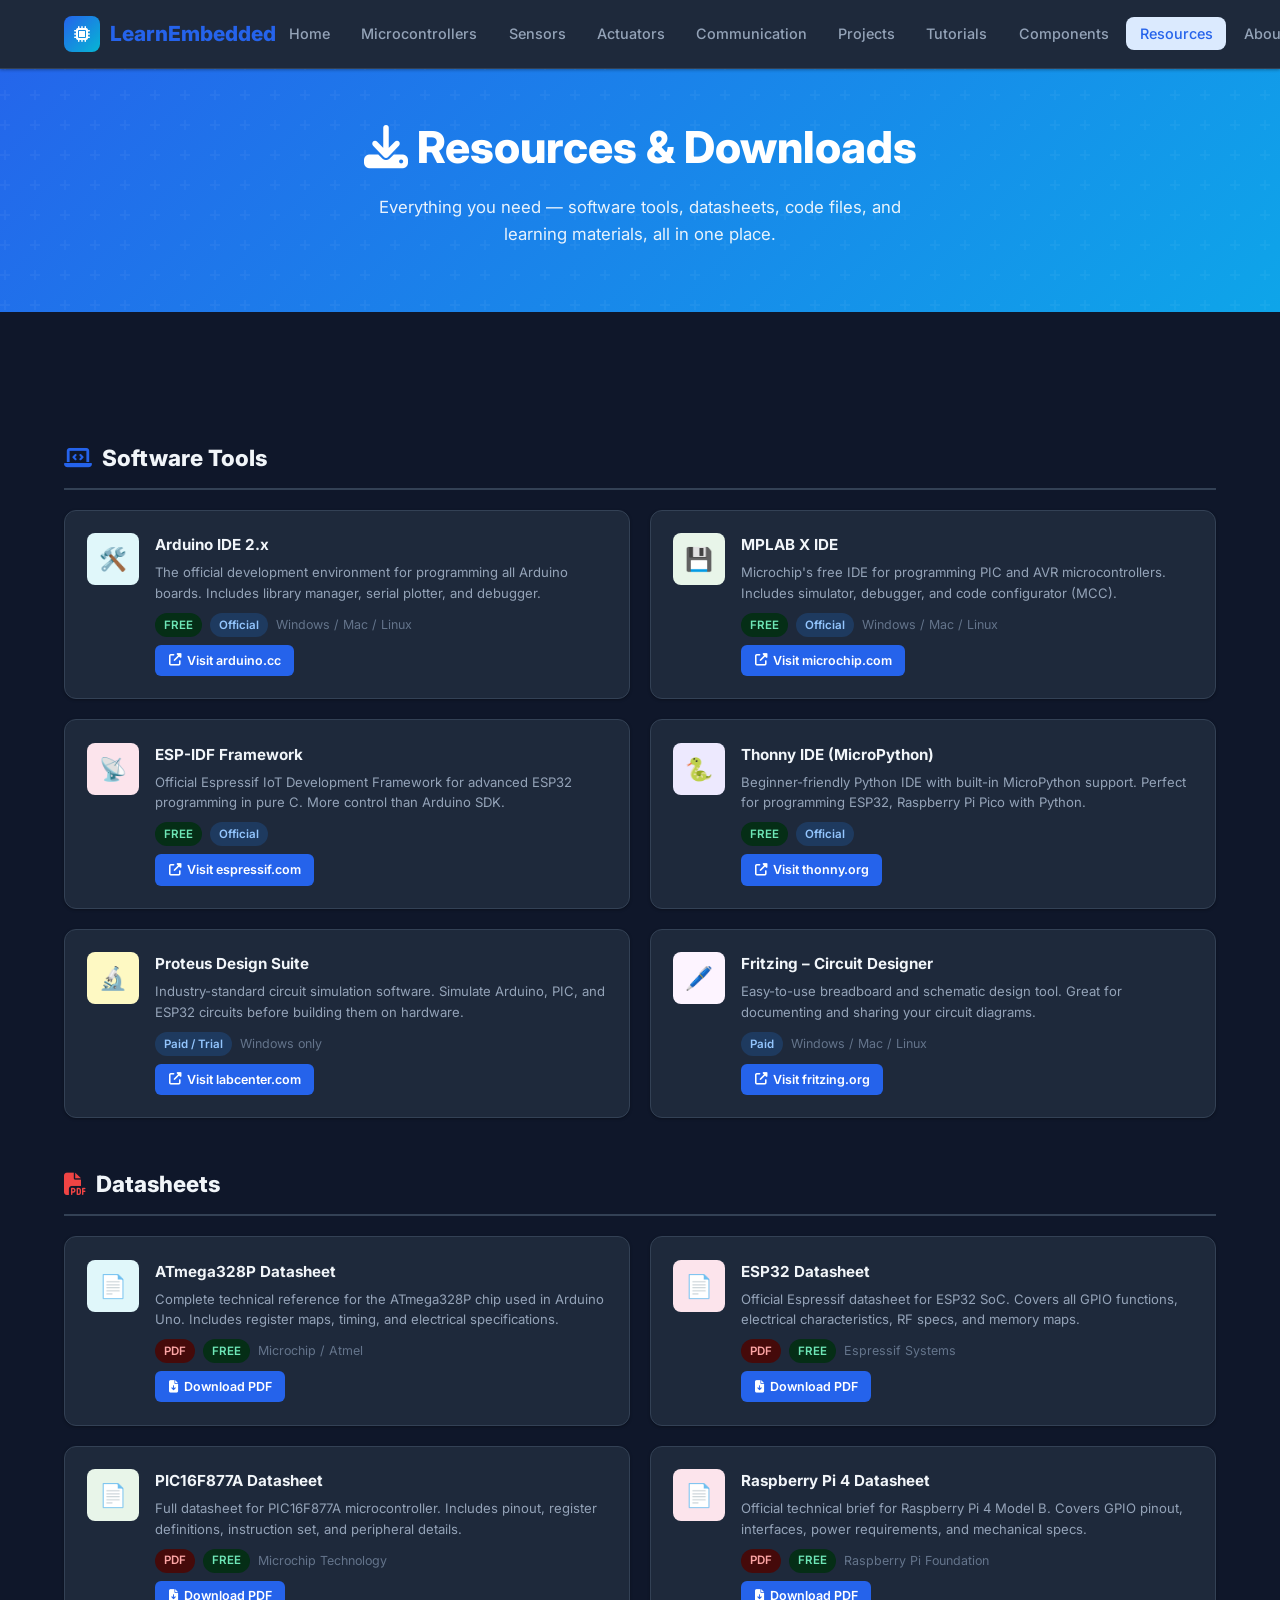
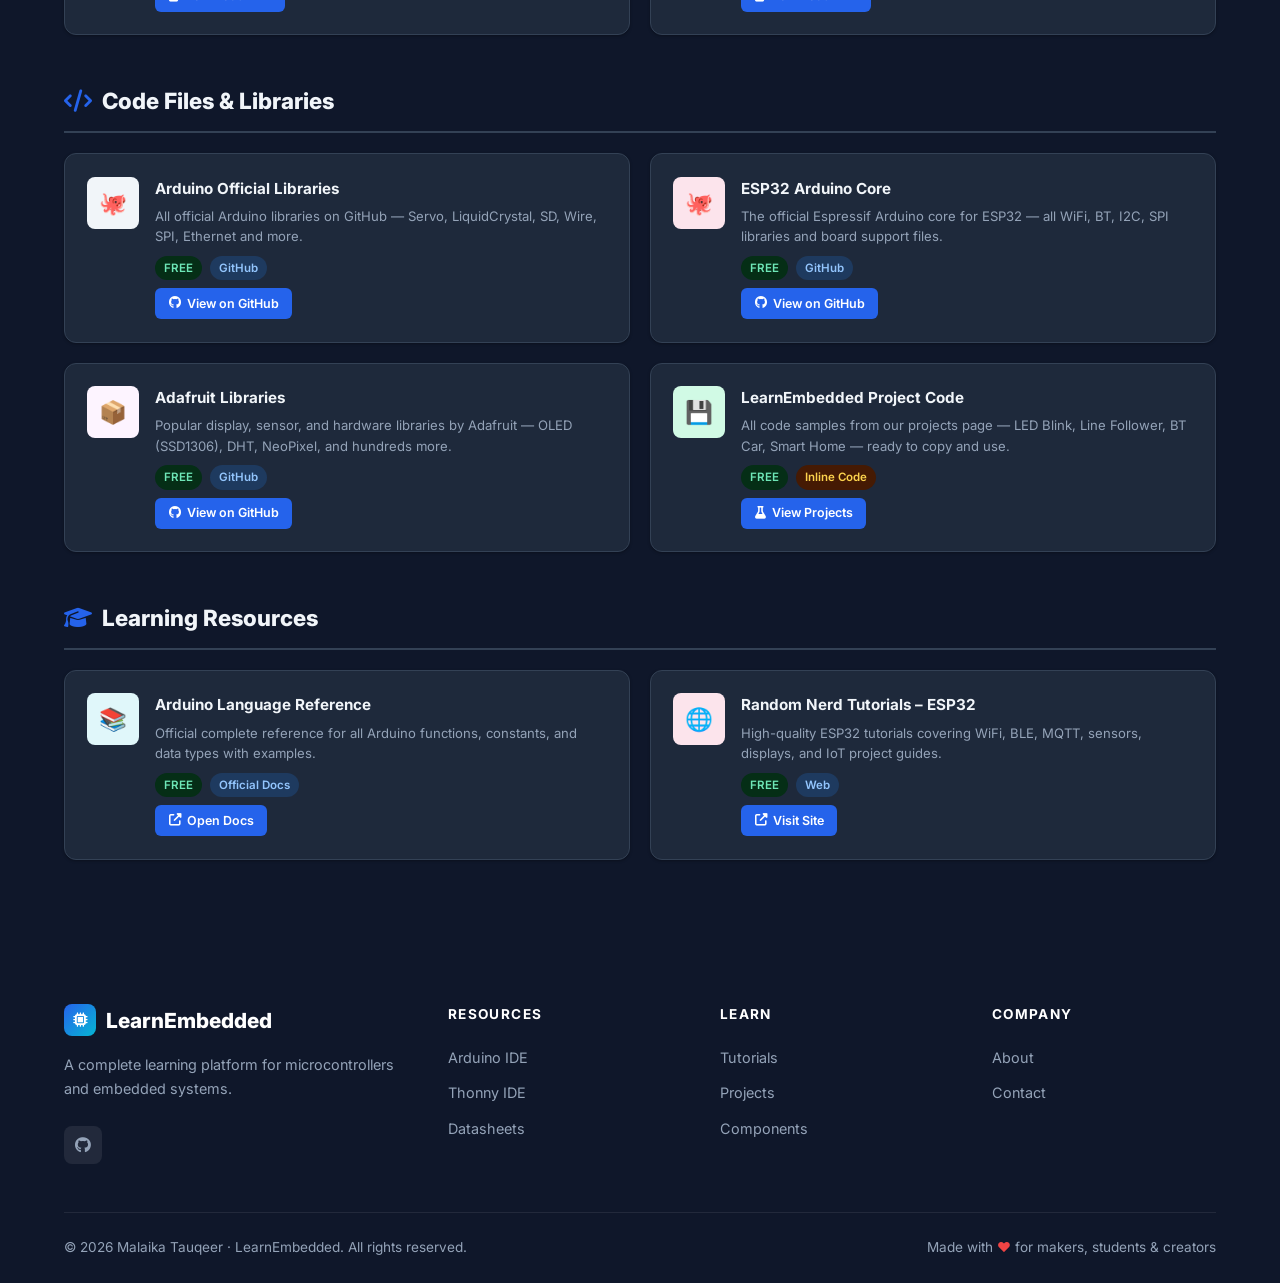
<file: resources.html>
﻿<!DOCTYPE html>
<html lang="en" data-theme="dark">
<head>
  <meta charset="UTF-8" />
  <meta name="viewport" content="width=device-width, initial-scale=1.0" />
  <meta name="description" content="Free downloads – Arduino IDE, Proteus, MPLAB X, datasheets, code files, and learning resources for embedded systems." />
  <title>Resources – LearnEmbedded</title>
  <link rel="stylesheet" href="css/style.css" />
  <link rel="stylesheet" href="https://cdnjs.cloudflare.com/ajax/libs/font-awesome/6.5.0/css/all.min.css" />
  <link href="https://fonts.googleapis.com/css2?family=Inter:wght@400;500;600;700;800&display=swap" rel="stylesheet" />
  <style>
    body { font-family: 'Inter', var(--font); }
    .res-section-title { font-size: 1.4rem; font-weight: 800; margin: 3rem 0 1.25rem; display: flex; align-items: center; gap: 0.6rem; padding-bottom: 0.75rem; border-bottom: 2px solid var(--border); }
    .res-grid { display: grid; grid-template-columns: repeat(2, 1fr); gap: 1.25rem; }
    .res-card {
      background: var(--bg-card); border: 1px solid var(--border-card); border-radius: var(--radius);
      padding: 1.4rem; display: flex; gap: 1rem; align-items: flex-start;
      box-shadow: var(--shadow-sm); transition: all var(--transition); text-decoration: none; color: inherit;
    }
    .res-card:hover { transform: translateY(-3px); box-shadow: var(--shadow); border-color: var(--primary); }
    .res-icon { width: 52px; height: 52px; border-radius: var(--radius-sm); display: flex; align-items: center; justify-content: center; font-size: 1.4rem; flex-shrink: 0; }
    .res-info h4 { font-weight: 700; margin-bottom: 0.3rem; font-size: 0.95rem; }
    .res-info p { font-size: 0.82rem; color: var(--text-secondary); margin-bottom: 0.6rem; line-height: 1.55; }
    .res-meta { display: flex; gap: 0.5rem; flex-wrap: wrap; align-items: center; }
    .res-tag { font-size: 0.72rem; font-weight: 600; padding: 0.18rem 0.55rem; border-radius: 50px; }
    .tag-free { background: #d1fae5; color: #065f46; }
    .tag-pdf  { background: #fee2e2; color: #991b1b; }
    .tag-zip  { background: #fef3c7; color: #78350f; }
    .tag-link { background: #dbeafe; color: #1e40af; }
    [data-theme="dark"] .tag-free { background: #052e16; color: #6ee7b7; }
    [data-theme="dark"] .tag-pdf  { background: #450a0a; color: #fca5a5; }
    [data-theme="dark"] .tag-zip  { background: #451a03; color: #fcd34d; }
    [data-theme="dark"] .tag-link { background: #1e3a5f; color: #93c5fd; }
    .download-btn {
      display: inline-flex; align-items: center; gap: 0.35rem;
      background: var(--primary); color: white; padding: 0.35rem 0.85rem;
      border-radius: 6px; font-size: 0.78rem; font-weight: 600; margin-top: 0.5rem;
      transition: background var(--transition); text-decoration: none;
    }
    .download-btn:hover { background: var(--primary-dark); color: white; }
    @media(max-width:700px) { .res-grid { grid-template-columns: 1fr; } }
  </style>
  <!-- Google tag (gtag.js) -->
  <script async src="https://www.googletagmanager.com/gtag/js?id=G-D660F72PGC"></script>
  <script>
    window.dataLayer = window.dataLayer || [];
    function gtag(){dataLayer.push(arguments);}
    gtag('js', new Date());
    gtag('config', 'G-D660F72PGC');
  </script>
</head>
<body>

<!-- NAVBAR -->
<nav class="navbar"><div class="nav-container">
  <a href="index.html" class="nav-brand" id="siteLogo" title=""><div class="brand-icon"><i class="fas fa-microchip"></i></div>LearnEmbedded</a>
  <ul class="nav-links">
    <li><a href="index.html">Home</a></li>
    <li><a href="microcontrollers.html">Microcontrollers</a></li>
    <li><a href="sensors.html">Sensors</a></li>
    <li><a href="actuators.html">Actuators</a></li>
    <li><a href="communication.html">Communication</a></li>
    <li><a href="projects.html">Projects</a></li>
    <li><a href="tutorials.html">Tutorials</a></li>
    <li><a href="components.html">Components</a></li>
    <li><a href="resources.html" class="active">Resources</a></li>
    <li><a href="about.html">About</a></li>
    <li><a href="contact.html">Contact</a></li>
  </ul>
  <div class="nav-actions">
    <div class="nav-search"><i class="fas fa-search search-icon"></i><input type="text" placeholder="Search…" aria-label="Search" /></div>
    <button class="theme-toggle" aria-label="Toggle dark mode"><i class="fas fa-moon"></i></button>
    <button class="hamburger" aria-label="Toggle menu"><span></span><span></span><span></span></button>
  </div>
</div></nav>

<!-- PAGE HERO -->
<section class="page-hero">
  <div class="container">
    <h1 class="page-hero-title"><i class="fas fa-download"></i> Resources & Downloads</h1>
    <p class="page-hero-desc">Everything you need — software tools, datasheets, code files, and learning materials, all in one place.</p>
  </div>
</section>

<main class="section-padding">
<div class="container">

  <!-- SOFTWARE -->
  <h2 class="res-section-title"><i class="fas fa-laptop-code" style="color:var(--primary)"></i> Software Tools</h2>
  <div class="res-grid">

    <a href="https://www.arduino.cc/en/software" target="_blank" rel="noopener" class="res-card" id="arduino-ide">
      <div class="res-icon" style="background:#e0f7fa">🛠️</div>
      <div class="res-info">
        <h4>Arduino IDE 2.x</h4>
        <p>The official development environment for programming all Arduino boards. Includes library manager, serial plotter, and debugger.</p>
        <div class="res-meta">
          <span class="res-tag tag-free">FREE</span>
          <span class="res-tag tag-link">Official</span>
          <span style="font-size:0.78rem;color:var(--text-muted)">Windows / Mac / Linux</span>
        </div>
        <span class="download-btn"><i class="fas fa-external-link-alt"></i> Visit arduino.cc</span>
      </div>
    </a>

    <a href="https://www.microchip.com/en-us/tools-resources/develop/mplab-x-ide" target="_blank" rel="noopener" class="res-card">
      <div class="res-icon" style="background:#e8f5e9">💾</div>
      <div class="res-info">
        <h4>MPLAB X IDE</h4>
        <p>Microchip's free IDE for programming PIC and AVR microcontrollers. Includes simulator, debugger, and code configurator (MCC).</p>
        <div class="res-meta">
          <span class="res-tag tag-free">FREE</span>
          <span class="res-tag tag-link">Official</span>
          <span style="font-size:0.78rem;color:var(--text-muted)">Windows / Mac / Linux</span>
        </div>
        <span class="download-btn"><i class="fas fa-external-link-alt"></i> Visit microchip.com</span>
      </div>
    </a>

    <a href="https://docs.espressif.com/projects/esp-idf/en/latest/esp32/get-started/" target="_blank" rel="noopener" class="res-card">
      <div class="res-icon" style="background:#fce4ec">📡</div>
      <div class="res-info">
        <h4>ESP-IDF Framework</h4>
        <p>Official Espressif IoT Development Framework for advanced ESP32 programming in pure C. More control than Arduino SDK.</p>
        <div class="res-meta">
          <span class="res-tag tag-free">FREE</span>
          <span class="res-tag tag-link">Official</span>
        </div>
        <span class="download-btn"><i class="fas fa-external-link-alt"></i> Visit espressif.com</span>
      </div>
    </a>

    <a href="https://thonny.org" target="_blank" rel="noopener" class="res-card" id="proteus">
      <div class="res-icon" style="background:#ede9fe">🐍</div>
      <div class="res-info">
        <h4>Thonny IDE (MicroPython)</h4>
        <p>Beginner-friendly Python IDE with built-in MicroPython support. Perfect for programming ESP32, Raspberry Pi Pico with Python.</p>
        <div class="res-meta">
          <span class="res-tag tag-free">FREE</span>
          <span class="res-tag tag-link">Official</span>
        </div>
        <span class="download-btn"><i class="fas fa-external-link-alt"></i> Visit thonny.org</span>
      </div>
    </a>

    <a href="https://www.labcenter.com/" target="_blank" rel="noopener" class="res-card">
      <div class="res-icon" style="background:#fef9c3">🔬</div>
      <div class="res-info">
        <h4>Proteus Design Suite</h4>
        <p>Industry-standard circuit simulation software. Simulate Arduino, PIC, and ESP32 circuits before building them on hardware.</p>
        <div class="res-meta">
          <span class="res-tag tag-link">Paid / Trial</span>
          <span style="font-size:0.78rem;color:var(--text-muted)">Windows only</span>
        </div>
        <span class="download-btn"><i class="fas fa-external-link-alt"></i> Visit labcenter.com</span>
      </div>
    </a>

    <a href="https://fritzing.org/download/" target="_blank" rel="noopener" class="res-card">
      <div class="res-icon" style="background:#fdf4ff">🖊️</div>
      <div class="res-info">
        <h4>Fritzing – Circuit Designer</h4>
        <p>Easy-to-use breadboard and schematic design tool. Great for documenting and sharing your circuit diagrams.</p>
        <div class="res-meta">
          <span class="res-tag tag-link">Paid</span>
          <span style="font-size:0.78rem;color:var(--text-muted)">Windows / Mac / Linux</span>
        </div>
        <span class="download-btn"><i class="fas fa-external-link-alt"></i> Visit fritzing.org</span>
      </div>
    </a>

  </div>

  <!-- DATASHEETS -->
  <h2 class="res-section-title"><i class="fas fa-file-pdf" style="color:#ef4444"></i> Datasheets</h2>
  <div class="res-grid">

    <a href="https://ww1.microchip.com/downloads/en/DeviceDoc/Atmel-7810-Automotive-Microcontrollers-ATmega328P_Datasheet.pdf" target="_blank" rel="noopener" class="res-card" id="arduino-ds">
      <div class="res-icon" style="background:#e0f7fa">📄</div>
      <div class="res-info">
        <h4>ATmega328P Datasheet</h4>
        <p>Complete technical reference for the ATmega328P chip used in Arduino Uno. Includes register maps, timing, and electrical specifications.</p>
        <div class="res-meta"><span class="res-tag tag-pdf">PDF</span><span class="res-tag tag-free">FREE</span><span style="font-size:0.78rem;color:var(--text-muted)">Microchip / Atmel</span></div>
        <span class="download-btn"><i class="fas fa-file-download"></i> Download PDF</span>
      </div>
    </a>

    <a href="https://www.espressif.com/sites/default/files/documentation/esp32_datasheet_en.pdf" target="_blank" rel="noopener" class="res-card" id="esp32-ds">
      <div class="res-icon" style="background:#fce4ec">📄</div>
      <div class="res-info">
        <h4>ESP32 Datasheet</h4>
        <p>Official Espressif datasheet for ESP32 SoC. Covers all GPIO functions, electrical characteristics, RF specs, and memory maps.</p>
        <div class="res-meta"><span class="res-tag tag-pdf">PDF</span><span class="res-tag tag-free">FREE</span><span style="font-size:0.78rem;color:var(--text-muted)">Espressif Systems</span></div>
        <span class="download-btn"><i class="fas fa-file-download"></i> Download PDF</span>
      </div>
    </a>

    <a href="https://ww1.microchip.com/downloads/en/DeviceDoc/39582b.pdf" target="_blank" rel="noopener" class="res-card">
      <div class="res-icon" style="background:#e8f5e9">📄</div>
      <div class="res-info">
        <h4>PIC16F877A Datasheet</h4>
        <p>Full datasheet for PIC16F877A microcontroller. Includes pinout, register definitions, instruction set, and peripheral details.</p>
        <div class="res-meta"><span class="res-tag tag-pdf">PDF</span><span class="res-tag tag-free">FREE</span><span style="font-size:0.78rem;color:var(--text-muted)">Microchip Technology</span></div>
        <span class="download-btn"><i class="fas fa-file-download"></i> Download PDF</span>
      </div>
    </a>

    <a href="https://datasheets.raspberrypi.com/rpi4/raspberry-pi-4-datasheet.pdf" target="_blank" rel="noopener" class="res-card">
      <div class="res-icon" style="background:#fce4ec">📄</div>
      <div class="res-info">
        <h4>Raspberry Pi 4 Datasheet</h4>
        <p>Official technical brief for Raspberry Pi 4 Model B. Covers GPIO pinout, interfaces, power requirements, and mechanical specs.</p>
        <div class="res-meta"><span class="res-tag tag-pdf">PDF</span><span class="res-tag tag-free">FREE</span><span style="font-size:0.78rem;color:var(--text-muted)">Raspberry Pi Foundation</span></div>
        <span class="download-btn"><i class="fas fa-file-download"></i> Download PDF</span>
      </div>
    </a>

  </div>

  <!-- CODE FILES -->
  <h2 class="res-section-title"><i class="fas fa-code" style="color:var(--primary)"></i> Code Files & Libraries</h2>
  <div class="res-grid">

    <a href="https://github.com/arduino-libraries" target="_blank" rel="noopener" class="res-card">
      <div class="res-icon" style="background:#f1f5f9">🐙</div>
      <div class="res-info">
        <h4>Arduino Official Libraries</h4>
        <p>All official Arduino libraries on GitHub — Servo, LiquidCrystal, SD, Wire, SPI, Ethernet and more.</p>
        <div class="res-meta"><span class="res-tag tag-free">FREE</span><span class="res-tag tag-link">GitHub</span></div>
        <span class="download-btn"><i class="fab fa-github"></i> View on GitHub</span>
      </div>
    </a>

    <a href="https://github.com/espressif/arduino-esp32" target="_blank" rel="noopener" class="res-card">
      <div class="res-icon" style="background:#fce4ec">🐙</div>
      <div class="res-info">
        <h4>ESP32 Arduino Core</h4>
        <p>The official Espressif Arduino core for ESP32 — all WiFi, BT, I2C, SPI libraries and board support files.</p>
        <div class="res-meta"><span class="res-tag tag-free">FREE</span><span class="res-tag tag-link">GitHub</span></div>
        <span class="download-btn"><i class="fab fa-github"></i> View on GitHub</span>
      </div>
    </a>

    <a href="https://github.com/adafruit" target="_blank" rel="noopener" class="res-card">
      <div class="res-icon" style="background:#fdf4ff">📦</div>
      <div class="res-info">
        <h4>Adafruit Libraries</h4>
        <p>Popular display, sensor, and hardware libraries by Adafruit — OLED (SSD1306), DHT, NeoPixel, and hundreds more.</p>
        <div class="res-meta"><span class="res-tag tag-free">FREE</span><span class="res-tag tag-link">GitHub</span></div>
        <span class="download-btn"><i class="fab fa-github"></i> View on GitHub</span>
      </div>
    </a>

    <a href="projects.html" class="res-card">
      <div class="res-icon" style="background:#d1fae5">💾</div>
      <div class="res-info">
        <h4>LearnEmbedded Project Code</h4>
        <p>All code samples from our projects page — LED Blink, Line Follower, BT Car, Smart Home — ready to copy and use.</p>
        <div class="res-meta"><span class="res-tag tag-free">FREE</span><span class="res-tag tag-zip">Inline Code</span></div>
        <span class="download-btn"><i class="fas fa-flask"></i> View Projects</span>
      </div>
    </a>

  </div>

  <!-- LEARNING RESOURCES -->
  <h2 class="res-section-title"><i class="fas fa-graduation-cap" style="color:var(--primary)"></i> Learning Resources</h2>
  <div class="res-grid">

    <a href="https://docs.arduino.cc/language-reference/" target="_blank" rel="noopener" class="res-card">
      <div class="res-icon" style="background:#e0f7fa">📚</div>
      <div class="res-info">
        <h4>Arduino Language Reference</h4>
        <p>Official complete reference for all Arduino functions, constants, and data types with examples.</p>
        <div class="res-meta"><span class="res-tag tag-free">FREE</span><span class="res-tag tag-link">Official Docs</span></div>
        <span class="download-btn"><i class="fas fa-external-link-alt"></i> Open Docs</span>
      </div>
    </a>

    <a href="https://randomnerdtutorials.com/esp32/" target="_blank" rel="noopener" class="res-card">
      <div class="res-icon" style="background:#fce4ec">🌐</div>
      <div class="res-info">
        <h4>Random Nerd Tutorials – ESP32</h4>
        <p>High-quality ESP32 tutorials covering WiFi, BLE, MQTT, sensors, displays, and IoT project guides.</p>
        <div class="res-meta"><span class="res-tag tag-free">FREE</span><span class="res-tag tag-link">Web</span></div>
        <span class="download-btn"><i class="fas fa-external-link-alt"></i> Visit Site</span>
      </div>
    </a>

  </div>

</div></main>

<!-- FOOTER -->
<footer class="footer"><div class="container">
  <div class="footer-grid">
    <div class="footer-brand">
      <div class="brand-name"><div style="width:32px;height:32px;background:linear-gradient(135deg,#2563eb,#06b6d4);border-radius:8px;display:flex;align-items:center;justify-content:center;color:white;font-size:0.9rem"><i class="fas fa-microchip"></i></div> LearnEmbedded</div>
      <p>A complete learning platform for microcontrollers and embedded systems.</p>
      <div class="social-links">
        <a href="https://github.com/malaika-09" target="_blank" rel="noopener" class="social-link" aria-label="GitHub"><i class="fab fa-github"></i></a>
      </div>
    </div>
    <div><h4 class="footer-heading">Resources</h4><ul class="footer-links">
      <li><a href="#arduino-ide">Arduino IDE</a></li>
      <li><a href="#proteus">Thonny IDE</a></li>
      <li><a href="#arduino-ds">Datasheets</a></li>
    </ul></div>
    <div><h4 class="footer-heading">Learn</h4><ul class="footer-links">
      <li><a href="tutorials.html">Tutorials</a></li>
      <li><a href="projects.html">Projects</a></li>
      <li><a href="components.html">Components</a></li>
    </ul></div>
    <div><h4 class="footer-heading">Company</h4><ul class="footer-links">
      <li><a href="about.html">About</a></li><li><a href="contact.html">Contact</a></li>
    </ul></div>
  </div>
  <div class="footer-bottom">
    <p>© 2026 Malaika Tauqeer · LearnEmbedded. All rights reserved.</p>
    <p>Made with <span style="color:#ef4444">♥</span> for makers, students &amp; creators</p>
  </div>
</div></footer>
<button class="scroll-top"><i class="fas fa-arrow-up"></i></button>
<script src="js/main.js"></script>
<script src="js/search.js"></script>

<!-- ADMIN PANEL MODAL - Embedded inside website, Logo 3x click to open -->
<div id="adminModal" style="display:none;position:fixed;inset:0;z-index:99999;background:rgba(0,0,0,.96);overflow-y:auto;">
  <div id="adminLoginBox" style="max-width:360px;margin:80px auto;background:#1e293b;border:1px solid #334155;border-radius:16px;padding:2rem;">
    <div style="text-align:center;margin-bottom:1.5rem">
      <div style="width:56px;height:56px;background:linear-gradient(135deg,#2563eb,#06b6d4);border-radius:12px;display:flex;align-items:center;justify-content:center;font-size:1.5rem;margin:0 auto .75rem">👑</div>
      <h2 style="color:white;font-size:1.2rem;font-weight:800">Admin Panel</h2>
      <p style="color:#64748b;font-size:.8rem;margin-top:.25rem">LearnEmbedded · Malaika Tauqeer</p>
    </div>
    <div id="adminErr" style="display:none;background:rgba(239,68,68,.15);border:1px solid #ef4444;color:#fca5a5;padding:.6rem .9rem;border-radius:8px;font-size:.82rem;margin-bottom:.85rem">Wrong password!</div>
    <input type="password" id="adminPwIn" placeholder="Enter password…" onkeydown="if(event.key==='Enter')adminLogin()" style="width:100%;padding:.7rem 1rem;background:#0f172a;border:1.5px solid #334155;border-radius:8px;color:white;font-size:.9rem;outline:none;margin-bottom:.85rem;font-family:inherit;box-sizing:border-box" />
    <button onclick="adminLogin()" style="width:100%;padding:.75rem;background:#2563eb;color:white;border:none;border-radius:8px;font-size:.9rem;font-weight:700;cursor:pointer;font-family:inherit">Login →</button>
    <button onclick="closeAdmin()" style="width:100%;padding:.5rem;background:transparent;color:#64748b;border:none;font-size:.82rem;cursor:pointer;margin-top:.4rem;font-family:inherit">Cancel</button>
  </div>
  <div id="adminDash" style="display:none;max-width:860px;margin:0 auto;padding:1.25rem">
    <div style="display:flex;align-items:center;justify-content:space-between;margin-bottom:1.25rem">
      <div style="display:flex;align-items:center;gap:.7rem">
        <div style="width:40px;height:40px;background:linear-gradient(135deg,#2563eb,#06b6d4);border-radius:10px;display:flex;align-items:center;justify-content:center;font-size:1.1rem">🔧</div>
        <div><h2 style="color:white;font-size:1rem;font-weight:800;margin:0">Admin Dashboard</h2><p style="color:#64748b;font-size:.72rem;margin:0">LearnEmbedded</p></div>
      </div>
      <div style="display:flex;gap:.4rem">
        <a href="index.html" target="_blank" style="padding:.4rem .9rem;background:transparent;color:#94a3b8;border:1px solid #334155;border-radius:8px;font-size:.78rem;text-decoration:none">View Site ↗</a>
        <button onclick="closeAdmin()" style="padding:.4rem .9rem;background:#ef4444;color:white;border:none;border-radius:8px;font-size:.78rem;cursor:pointer;font-family:inherit">✕ Close</button>
      </div>
    </div>
    <!-- TABS - all visible at once -->
    <div style="display:flex;gap:.4rem;flex-wrap:wrap;margin-bottom:1.1rem">
      <button onclick="showATab('site',this)" class="atab-btn" style="padding:.45rem .9rem;border-radius:8px;font-size:.8rem;font-weight:600;cursor:pointer;font-family:inherit;border:none;background:#2563eb;color:white">🌐 Site</button>
      <button onclick="showATab('ann',this)" class="atab-btn" style="padding:.45rem .9rem;border-radius:8px;font-size:.8rem;font-weight:600;cursor:pointer;font-family:inherit;border:1px solid #334155;background:transparent;color:#94a3b8">📢 Announce</button>
      <button onclick="showATab('links',this)" class="atab-btn" style="padding:.45rem .9rem;border-radius:8px;font-size:.8rem;font-weight:600;cursor:pointer;font-family:inherit;border:1px solid #334155;background:transparent;color:#94a3b8">🔗 Links</button>
      <button onclick="showATab('team',this)" class="atab-btn" style="padding:.45rem .9rem;border-radius:8px;font-size:.8rem;font-weight:600;cursor:pointer;font-family:inherit;border:1px solid #334155;background:transparent;color:#94a3b8">👥 Team</button>
      <button onclick="showATab('pass',this)" class="atab-btn" style="padding:.45rem .9rem;border-radius:8px;font-size:.8rem;font-weight:600;cursor:pointer;font-family:inherit;border:1px solid #334155;background:transparent;color:#94a3b8">🔐 Password</button>
    </div>
    <!-- SITE TAB -->
    <div id="ap-site" class="ap-tab" style="background:#1e293b;border:1px solid #334155;border-radius:12px;padding:1.25rem">
      <h3 style="color:white;font-size:.9rem;font-weight:700;margin:0 0 1rem">🌐 Site Info</h3>
      <div style="display:grid;grid-template-columns:1fr 1fr;gap:.85rem">
        <div><label style="display:block;font-size:.72rem;color:#64748b;text-transform:uppercase;letter-spacing:.06em;margin-bottom:.3rem">Site Name</label><input id="as-name" style="width:100%;padding:.55rem .8rem;background:#0f172a;border:1px solid #334155;border-radius:7px;color:white;font-size:.85rem;outline:none;font-family:inherit;box-sizing:border-box" /></div>
        <div><label style="display:block;font-size:.72rem;color:#64748b;text-transform:uppercase;letter-spacing:.06em;margin-bottom:.3rem">Tagline</label><input id="as-tag" style="width:100%;padding:.55rem .8rem;background:#0f172a;border:1px solid #334155;border-radius:7px;color:white;font-size:.85rem;outline:none;font-family:inherit;box-sizing:border-box" /></div>
        <div style="grid-column:1/-1"><label style="display:block;font-size:.72rem;color:#64748b;text-transform:uppercase;letter-spacing:.06em;margin-bottom:.3rem">Hero Description</label><textarea id="as-desc" rows="2" style="width:100%;padding:.55rem .8rem;background:#0f172a;border:1px solid #334155;border-radius:7px;color:white;font-size:.85rem;outline:none;resize:vertical;font-family:inherit;box-sizing:border-box"></textarea></div>
      </div>
      <button onclick="saveSite()" style="margin-top:.85rem;padding:.55rem 1.25rem;background:#10b981;color:white;border:none;border-radius:8px;font-size:.82rem;font-weight:700;cursor:pointer;font-family:inherit">💾 Save</button>
    </div>
    <!-- ANNOUNCE TAB -->
    <div id="ap-ann" class="ap-tab" style="display:none;background:#1e293b;border:1px solid #334155;border-radius:12px;padding:1.25rem">
      <h3 style="color:white;font-size:.9rem;font-weight:700;margin:0 0 1rem">📢 Announcement Banner</h3>
      <div style="margin-bottom:.85rem"><label style="display:block;font-size:.72rem;color:#64748b;text-transform:uppercase;letter-spacing:.06em;margin-bottom:.3rem">Message</label><input id="aa-txt" placeholder="e.g. 🎉 New ESP32 project added!" style="width:100%;padding:.55rem .8rem;background:#0f172a;border:1px solid #334155;border-radius:7px;color:white;font-size:.85rem;outline:none;font-family:inherit;box-sizing:border-box" /></div>
      <label style="display:flex;align-items:center;gap:.6rem;cursor:pointer;margin-bottom:.85rem"><input type="checkbox" id="aa-on" style="width:16px;height:16px;accent-color:#2563eb" /><span style="color:#94a3b8;font-size:.85rem">Show on website</span></label>
      <button onclick="saveAnn()" style="padding:.55rem 1.25rem;background:#10b981;color:white;border:none;border-radius:8px;font-size:.82rem;font-weight:700;cursor:pointer;font-family:inherit">💾 Save</button>
    </div>
    <!-- LINKS TAB -->
    <div id="ap-links" class="ap-tab" style="display:none;background:#1e293b;border:1px solid #334155;border-radius:12px;padding:1.25rem">
      <h3 style="color:white;font-size:.9rem;font-weight:700;margin:0 0 1rem">🔗 Social Links</h3>
      <div style="display:grid;grid-template-columns:1fr 1fr;gap:.85rem">
        <div><label style="display:block;font-size:.72rem;color:#64748b;text-transform:uppercase;letter-spacing:.06em;margin-bottom:.3rem">Email</label><input id="al-em" style="width:100%;padding:.55rem .8rem;background:#0f172a;border:1px solid #334155;border-radius:7px;color:white;font-size:.85rem;outline:none;font-family:inherit;box-sizing:border-box" /></div>
        <div><label style="display:block;font-size:.72rem;color:#64748b;text-transform:uppercase;letter-spacing:.06em;margin-bottom:.3rem">LinkedIn</label><input id="al-li" style="width:100%;padding:.55rem .8rem;background:#0f172a;border:1px solid #334155;border-radius:7px;color:white;font-size:.85rem;outline:none;font-family:inherit;box-sizing:border-box" /></div>
        <div><label style="display:block;font-size:.72rem;color:#64748b;text-transform:uppercase;letter-spacing:.06em;margin-bottom:.3rem">GitHub</label><input id="al-gh" style="width:100%;padding:.55rem .8rem;background:#0f172a;border:1px solid #334155;border-radius:7px;color:white;font-size:.85rem;outline:none;font-family:inherit;box-sizing:border-box" /></div>
        <div><label style="display:block;font-size:.72rem;color:#64748b;text-transform:uppercase;letter-spacing:.06em;margin-bottom:.3rem">Location</label><input id="al-loc" style="width:100%;padding:.55rem .8rem;background:#0f172a;border:1px solid #334155;border-radius:7px;color:white;font-size:.85rem;outline:none;font-family:inherit;box-sizing:border-box" /></div>
      </div>
      <button onclick="saveLinks()" style="margin-top:.85rem;padding:.55rem 1.25rem;background:#10b981;color:white;border:none;border-radius:8px;font-size:.82rem;font-weight:700;cursor:pointer;font-family:inherit">💾 Save</button>
    </div>
    <!-- TEAM TAB -->
    <div id="ap-team" class="ap-tab" style="display:none;background:#1e293b;border:1px solid #334155;border-radius:12px;padding:1.25rem">
      <h3 style="color:white;font-size:.9rem;font-weight:700;margin:0 0 1rem">👥 Team Members</h3>
      <div style="display:grid;grid-template-columns:1fr 1fr;gap:.85rem">
        <div style="background:#0f172a;border-radius:10px;padding:1rem;border:1px solid #334155">
          <p style="color:#06b6d4;font-size:.8rem;font-weight:700;margin:0 0 .75rem">👑 Malaika Tauqeer</p>
          <div style="margin-bottom:.65rem"><label style="display:block;font-size:.7rem;color:#64748b;margin-bottom:.25rem">Role</label><input id="at-r1" style="width:100%;padding:.5rem .7rem;background:#1e293b;border:1px solid #334155;border-radius:6px;color:white;font-size:.82rem;outline:none;font-family:inherit;box-sizing:border-box" /></div>
          <div><label style="display:block;font-size:.7rem;color:#64748b;margin-bottom:.25rem">Bio</label><textarea id="at-b1" rows="2" style="width:100%;padding:.5rem .7rem;background:#1e293b;border:1px solid #334155;border-radius:6px;color:white;font-size:.82rem;outline:none;resize:vertical;font-family:inherit;box-sizing:border-box"></textarea></div>
        </div>
        <div style="background:#0f172a;border-radius:10px;padding:1rem;border:1px solid #334155">
          <p style="color:#06b6d4;font-size:.8rem;font-weight:700;margin:0 0 .75rem">💻 Muhammad Bin Javaid</p>
          <div style="margin-bottom:.65rem"><label style="display:block;font-size:.7rem;color:#64748b;margin-bottom:.25rem">Role</label><input id="at-r2" style="width:100%;padding:.5rem .7rem;background:#1e293b;border:1px solid #334155;border-radius:6px;color:white;font-size:.82rem;outline:none;font-family:inherit;box-sizing:border-box" /></div>
          <div><label style="display:block;font-size:.7rem;color:#64748b;margin-bottom:.25rem">Bio</label><textarea id="at-b2" rows="2" style="width:100%;padding:.5rem .7rem;background:#1e293b;border:1px solid #334155;border-radius:6px;color:white;font-size:.82rem;outline:none;resize:vertical;font-family:inherit;box-sizing:border-box"></textarea></div>
        </div>
      </div>
      <button onclick="saveTeam()" style="margin-top:.85rem;padding:.55rem 1.25rem;background:#10b981;color:white;border:none;border-radius:8px;font-size:.82rem;font-weight:700;cursor:pointer;font-family:inherit">💾 Save</button>
    </div>
    <!-- PASSWORD TAB -->
    <div id="ap-pass" class="ap-tab" style="display:none;background:#1e293b;border:1px solid #334155;border-radius:12px;padding:1.25rem;max-width:380px">
      <h3 style="color:white;font-size:.9rem;font-weight:700;margin:0 0 1rem">🔐 Change Password</h3>
      <div style="margin-bottom:.75rem"><label style="display:block;font-size:.72rem;color:#64748b;text-transform:uppercase;letter-spacing:.06em;margin-bottom:.3rem">Current Password</label><input type="password" id="ap-cur" style="width:100%;padding:.55rem .8rem;background:#0f172a;border:1px solid #334155;border-radius:7px;color:white;font-size:.85rem;outline:none;font-family:inherit;box-sizing:border-box" /></div>
      <div style="margin-bottom:.75rem"><label style="display:block;font-size:.72rem;color:#64748b;text-transform:uppercase;letter-spacing:.06em;margin-bottom:.3rem">New Password</label><input type="password" id="ap-new" style="width:100%;padding:.55rem .8rem;background:#0f172a;border:1px solid #334155;border-radius:7px;color:white;font-size:.85rem;outline:none;font-family:inherit;box-sizing:border-box" /></div>
      <div style="margin-bottom:.85rem"><label style="display:block;font-size:.72rem;color:#64748b;text-transform:uppercase;letter-spacing:.06em;margin-bottom:.3rem">Confirm New</label><input type="password" id="ap-con" style="width:100%;padding:.55rem .8rem;background:#0f172a;border:1px solid #334155;border-radius:7px;color:white;font-size:.85rem;outline:none;font-family:inherit;box-sizing:border-box" /></div>
      <button onclick="doChangePass()" style="padding:.55rem 1.25rem;background:#2563eb;color:white;border:none;border-radius:8px;font-size:.82rem;font-weight:700;cursor:pointer;font-family:inherit">🔑 Change Password</button>
    </div>
    <div id="adminToast" style="position:fixed;bottom:1.5rem;right:1.5rem;background:#1e293b;color:white;padding:.7rem 1.1rem;border-radius:10px;border-left:4px solid #10b981;font-size:.82rem;transform:translateX(130%);transition:transform .35s cubic-bezier(.34,1.56,.64,1);z-index:999999">✅</div>
  </div>
</div>
<script>
var _ac=0,_at=0,_adminOpen=false;
var DP='Malaika@2026';
function gp(){return localStorage.getItem('le_pass')||DP;}
document.addEventListener('DOMContentLoaded',function(){
  applySS();applyBanner();
  var l=document.getElementById('siteLogo');
  if(l){
    l.addEventListener('click',function(e){
      if(_adminOpen) return;
      var n=Date.now();
      if(n-_at<600) _ac++; else _ac=1;
      _at=n;
      if(_ac>=3){e.preventDefault();e.stopPropagation();openAdmin();_ac=0;return false;}
    });
  }
});
function openAdmin(){
  if(_adminOpen) return;
  _adminOpen=true;
  document.getElementById('adminModal').style.display='block';
  document.body.style.overflow='hidden';
}
function closeAdmin(){
  _adminOpen=false;
  document.getElementById('adminModal').style.display='none';
  document.getElementById('adminLoginBox').style.display='block';
  document.getElementById('adminDash').style.display='none';
  document.getElementById('adminPwIn').value='';
  document.getElementById('adminErr').style.display='none';
  document.body.style.overflow='';
}
function adminLogin(){
  if(document.getElementById('adminPwIn').value===gp()){
    document.getElementById('adminLoginBox').style.display='none';
    document.getElementById('adminDash').style.display='block';
    loadData();
  }else{
    document.getElementById('adminErr').style.display='block';
  }
}
function showATab(n,b){
  document.querySelectorAll('.ap-tab').forEach(function(p){p.style.display='none';});
  document.querySelectorAll('.atab-btn').forEach(function(x){x.style.background='transparent';x.style.color='#94a3b8';x.style.border='1px solid #334155';});
  document.getElementById('ap-'+n).style.display='block';
  b.style.background='#2563eb';b.style.color='white';b.style.border='none';
}
function toast(m,ok){
  var t=document.getElementById('adminToast');
  t.innerHTML=(ok?'✅ ':'❌ ')+m;
  t.style.borderLeftColor=ok?'#10b981':'#ef4444';
  t.style.transform='translateX(0)';
  setTimeout(function(){t.style.transform='translateX(130%)';},3000);
}
function loadData(){
  var s=JSON.parse(localStorage.getItem('le_site')||'{}');
  document.getElementById('as-name').value=s.name||'LearnEmbedded';
  document.getElementById('as-tag').value=s.tagline||'Learn, Build, Innovate';
  document.getElementById('as-desc').value=s.desc||'';
  var l=JSON.parse(localStorage.getItem('le_links')||'{}');
  document.getElementById('al-em').value=l.email||'learnembedded.98@gmail.com';
  document.getElementById('al-li').value=l.linkedin||'https://www.linkedin.com/in/malaika-tauqeer-a364b62b9';
  document.getElementById('al-gh').value=l.github||'https://github.com/malaika-09';
  document.getElementById('al-loc').value=l.location||'Lahore, Pakistan';
  var a=JSON.parse(localStorage.getItem('le_ann')||'{}');
  document.getElementById('aa-txt').value=a.text||'';
  document.getElementById('aa-on').checked=a.enabled||false;
  var tm=JSON.parse(localStorage.getItem('le_team')||'{}');
  document.getElementById('at-r1').value=tm.r1||'CEO & Founder';
  document.getElementById('at-b1').value=tm.b1||'Electrical Engineering student.';
  document.getElementById('at-r2').value=tm.r2||'Embedded Systems Engineer';
  document.getElementById('at-b2').value=tm.b2||'Robotics student specializing in IoT.';
}
function saveSite(){localStorage.setItem('le_site',JSON.stringify({name:document.getElementById('as-name').value,tagline:document.getElementById('as-tag').value,desc:document.getElementById('as-desc').value}));applySS();toast('Site saved!',true);}
function saveAnn(){localStorage.setItem('le_ann',JSON.stringify({text:document.getElementById('aa-txt').value,enabled:document.getElementById('aa-on').checked}));applyBanner();toast('Announcement updated!',true);}
function saveLinks(){localStorage.setItem('le_links',JSON.stringify({email:document.getElementById('al-em').value,linkedin:document.getElementById('al-li').value,github:document.getElementById('al-gh').value,location:document.getElementById('al-loc').value}));toast('Links saved!',true);}
function saveTeam(){localStorage.setItem('le_team',JSON.stringify({r1:document.getElementById('at-r1').value,b1:document.getElementById('at-b1').value,r2:document.getElementById('at-r2').value,b2:document.getElementById('at-b2').value}));toast('Team saved!',true);}
function doChangePass(){
  var c=document.getElementById('ap-cur').value,n=document.getElementById('ap-new').value,cf=document.getElementById('ap-con').value;
  if(c!==gp()){toast('Wrong password!',false);return;}
  if(n.length<6){toast('Min 6 chars!',false);return;}
  if(n!==cf){toast('No match!',false);return;}
  localStorage.setItem('le_pass',n);
  document.getElementById('ap-cur').value='';
  document.getElementById('ap-new').value='';
  document.getElementById('ap-con').value='';
  toast('Password changed!',true);
}
function applySS(){
  var s=JSON.parse(localStorage.getItem('le_site')||'{}');
  if(s.name){
    document.querySelectorAll('.nav-brand').forEach(function(el){
      var ic=el.querySelector('.brand-icon');
      if(ic){el.textContent='';el.appendChild(ic);el.appendChild(document.createTextNode(' '+s.name));}
    });
  }
}
function applyBanner(){
  var a=JSON.parse(localStorage.getItem('le_ann')||'{}');
  var ex=document.getElementById('le-banner');
  if(ex) ex.remove();
  if(a.enabled&&a.text){
    var b=document.createElement('div');
    b.id='le-banner';
    b.style.cssText='position:fixed;top:68px;left:0;right:0;z-index:998;background:linear-gradient(90deg,#2563eb,#06b6d4);color:white;text-align:center;padding:.55rem 1rem;font-size:.82rem;font-weight:600;';
    b.innerHTML=a.text+' <span onclick="this.parentElement.remove()" style="margin-left:.75rem;cursor:pointer;opacity:.7">✕</span>';
    document.body.appendChild(b);
  }
}
</script></body>
</html>
</file>
<file: css/style.css>
/* ============================================
   Microcontrollers Hub - Main Stylesheet
   ============================================ */

/* ---------- CSS Variables / Themes ---------- */
:root {
  --primary: #2563eb;
  --primary-dark: #1d4ed8;
  --primary-light: #dbeafe;
  --secondary: #0ea5e9;
  --accent: #06b6d4;
  --success: #10b981;
  --warning: #f59e0b;
  --danger: #ef4444;

  --bg: #f8fafc;
  --bg-card: #ffffff;
  --bg-nav: #ffffff;
  --bg-footer: #0f172a;
  --bg-code: #1e293b;

  --text-primary: #0f172a;
  --text-secondary: #475569;
  --text-muted: #94a3b8;
  --text-light: #f8fafc;

  --border: #e2e8f0;
  --border-card: #e2e8f0;
  --shadow-sm: 0 1px 3px rgba(0,0,0,0.08);
  --shadow: 0 4px 16px rgba(0,0,0,0.1);
  --shadow-lg: 0 10px 40px rgba(0,0,0,0.15);
  --radius: 12px;
  --radius-sm: 8px;
  --transition: 0.3s ease;
  --font: 'Segoe UI', system-ui, -apple-system, sans-serif;
}

/* ---------- Dark Mode ---------- */
[data-theme="dark"] {
  --bg: #0f172a;
  --bg-card: #1e293b;
  --bg-nav: #1e293b;
  --bg-code: #0a0f1e;
  --text-primary: #f1f5f9;
  --text-secondary: #94a3b8;
  --text-muted: #64748b;
  --border: #334155;
  --border-card: #334155;
  --shadow-sm: 0 1px 3px rgba(0,0,0,0.3);
  --shadow: 0 4px 16px rgba(0,0,0,0.4);
  --shadow-lg: 0 10px 40px rgba(0,0,0,0.5);
}

/* ---------- Reset & Base ---------- */
*, *::before, *::after { box-sizing: border-box; margin: 0; padding: 0; }

html { scroll-behavior: smooth; font-size: 16px; }

body {
  font-family: var(--font);
  background: var(--bg);
  color: var(--text-primary);
  transition: background var(--transition), color var(--transition);
  line-height: 1.6;
}

a { color: var(--primary); text-decoration: none; transition: color var(--transition); }
a:hover { color: var(--primary-dark); }

img { max-width: 100%; height: auto; display: block; }

ul { list-style: none; }

.container { max-width: 1200px; margin: 0 auto; padding: 0 1.5rem; }

.section-padding { padding: 5rem 0; }

.section-title {
  font-size: 2rem;
  font-weight: 700;
  color: var(--text-primary);
  margin-bottom: 0.5rem;
}

.section-subtitle {
  font-size: 1.05rem;
  color: var(--text-secondary);
  margin-bottom: 3rem;
}

.section-header { text-align: center; margin-bottom: 3rem; }

.section-header .section-title { margin-bottom: 0.75rem; }

.highlight { color: var(--primary); }

/* ---------- Buttons ---------- */
.btn {
  display: inline-flex;
  align-items: center;
  gap: 0.5rem;
  padding: 0.75rem 1.75rem;
  border-radius: var(--radius-sm);
  font-weight: 600;
  font-size: 0.95rem;
  cursor: pointer;
  border: 2px solid transparent;
  transition: all var(--transition);
  text-decoration: none;
}

.btn-primary {
  background: var(--primary);
  color: #fff;
  border-color: var(--primary);
}
.btn-primary:hover {
  background: var(--primary-dark);
  border-color: var(--primary-dark);
  color: #fff;
  transform: translateY(-2px);
  box-shadow: 0 6px 20px rgba(37,99,235,0.35);
}

.btn-outline {
  background: transparent;
  color: var(--primary);
  border-color: var(--primary);
}
.btn-outline:hover {
  background: var(--primary);
  color: #fff;
  transform: translateY(-2px);
}

.btn-sm { padding: 0.5rem 1rem; font-size: 0.85rem; }

/* ---------- Navbar ---------- */
.navbar {
  position: fixed;
  top: 0; left: 0; right: 0;
  z-index: 1000;
  background: var(--bg-nav);
  border-bottom: 1px solid var(--border);
  box-shadow: var(--shadow-sm);
  transition: background var(--transition), box-shadow var(--transition);
}

.navbar.scrolled { box-shadow: var(--shadow); }

.nav-container {
  max-width: 1200px;
  margin: 0 auto;
  padding: 0 1.5rem;
  display: flex;
  align-items: center;
  justify-content: space-between;
  height: 68px;
}

.nav-brand {
  display: flex;
  align-items: center;
  gap: 0.6rem;
  font-size: 1.3rem;
  font-weight: 800;
  color: var(--primary);
  text-decoration: none;
}

.nav-brand .brand-icon {
  width: 36px; height: 36px;
  background: linear-gradient(135deg, var(--primary), var(--accent));
  border-radius: 8px;
  display: flex; align-items: center; justify-content: center;
  color: white; font-size: 1rem;
}

.nav-links {
  display: flex;
  align-items: center;
  gap: 0.25rem;
}

.nav-links a {
  padding: 0.5rem 0.85rem;
  border-radius: var(--radius-sm);
  color: var(--text-secondary);
  font-weight: 500;
  font-size: 0.9rem;
  transition: all var(--transition);
}

.nav-links a:hover, .nav-links a.active {
  color: var(--primary);
  background: var(--primary-light);
}

.nav-actions {
  display: flex;
  align-items: center;
  gap: 0.75rem;
}

/* Search Bar in Navbar */
.nav-search {
  position: relative;
  display: flex;
  align-items: center;
}

.nav-search input {
  background: var(--bg);
  border: 1.5px solid var(--border);
  border-radius: 50px;
  padding: 0.45rem 1rem 0.45rem 2.4rem;
  font-size: 0.875rem;
  width: 200px;
  color: var(--text-primary);
  transition: all var(--transition);
  outline: none;
}

.nav-search input:focus {
  border-color: var(--primary);
  width: 240px;
  box-shadow: 0 0 0 3px rgba(37,99,235,0.1);
}

.nav-search .search-icon {
  position: absolute;
  left: 0.75rem;
  color: var(--text-muted);
  font-size: 0.85rem;
  pointer-events: none;
}

/* Dark Mode Toggle */
.theme-toggle {
  width: 40px; height: 40px;
  border-radius: 50%;
  border: 1.5px solid var(--border);
  background: var(--bg);
  color: var(--text-secondary);
  cursor: pointer;
  display: flex; align-items: center; justify-content: center;
  font-size: 1rem;
  transition: all var(--transition);
}
.theme-toggle:hover {
  border-color: var(--primary);
  color: var(--primary);
  background: var(--primary-light);
}

/* Hamburger */
.hamburger {
  display: none;
  flex-direction: column;
  gap: 5px;
  cursor: pointer;
  padding: 4px;
  background: none;
  border: none;
}
.hamburger span {
  display: block;
  width: 24px; height: 2px;
  background: var(--text-primary);
  border-radius: 2px;
  transition: all var(--transition);
}
.hamburger.open span:nth-child(1) { transform: translateY(7px) rotate(45deg); }
.hamburger.open span:nth-child(2) { opacity: 0; }
.hamburger.open span:nth-child(3) { transform: translateY(-7px) rotate(-45deg); }

/* ---------- Hero Section ---------- */
.hero {
  min-height: 100vh;
  display: flex;
  align-items: center;
  padding-top: 68px;
  background: linear-gradient(135deg, #eff6ff 0%, #f0f9ff 50%, #ecfeff 100%);
  position: relative;
  overflow: hidden;
}

[data-theme="dark"] .hero {
  background: linear-gradient(135deg, #0f172a 0%, #0c1a30 50%, #071a26 100%);
}

.hero::before {
  content: '';
  position: absolute;
  top: -50%; right: -20%;
  width: 600px; height: 600px;
  background: radial-gradient(circle, rgba(37,99,235,0.08) 0%, transparent 70%);
  pointer-events: none;
}

.hero-content {
  display: grid;
  grid-template-columns: 1fr 1fr;
  gap: 4rem;
  align-items: center;
}

.hero-badge {
  display: inline-flex;
  align-items: center;
  gap: 0.5rem;
  background: var(--primary-light);
  color: var(--primary);
  padding: 0.4rem 1rem;
  border-radius: 50px;
  font-size: 0.85rem;
  font-weight: 600;
  margin-bottom: 1.5rem;
}

.hero-title {
  font-size: clamp(2rem, 4vw, 3.2rem);
  font-weight: 800;
  line-height: 1.2;
  margin-bottom: 1.25rem;
  color: var(--text-primary);
}

.hero-title .gradient-text {
  background: linear-gradient(135deg, var(--primary), var(--accent));
  -webkit-background-clip: text;
  -webkit-text-fill-color: transparent;
  background-clip: text;
}

.hero-desc {
  font-size: 1.1rem;
  color: var(--text-secondary);
  margin-bottom: 2rem;
  line-height: 1.75;
}

.hero-buttons { display: flex; gap: 1rem; flex-wrap: wrap; margin-bottom: 2.5rem; }

.hero-stats {
  display: flex;
  gap: 2rem;
  flex-wrap: wrap;
}

.stat-item { text-align: center; }
.stat-item .stat-number {
  font-size: 1.5rem;
  font-weight: 800;
  color: var(--primary);
  display: block;
}
.stat-item .stat-label {
  font-size: 0.8rem;
  color: var(--text-muted);
  text-transform: uppercase;
  letter-spacing: 0.05em;
}

/* Hero Visual */
.hero-visual {
  display: grid;
  grid-template-columns: 1fr 1fr;
  gap: 1rem;
  position: relative;
}

.board-card {
  background: var(--bg-card);
  border: 1px solid var(--border-card);
  border-radius: var(--radius);
  padding: 1.25rem;
  text-align: center;
  box-shadow: var(--shadow);
  transition: transform var(--transition), box-shadow var(--transition);
  cursor: pointer;
}

.board-card:hover {
  transform: translateY(-6px);
  box-shadow: var(--shadow-lg);
}

.board-card:nth-child(2) { margin-top: 0; }
.board-card:nth-child(4) { margin-top: 0; }

.board-icon {
  width: 64px; height: 64px;
  border-radius: var(--radius);
  display: flex; align-items: center; justify-content: center;
  font-size: 1.75rem;
  margin: 0 auto 0.75rem;
}

.board-card h4 { font-size: 0.95rem; font-weight: 700; margin-bottom: 0.25rem; }
.board-card p { font-size: 0.78rem; color: var(--text-muted); }

/* Board color themes */
.arduino .board-icon { background: #e0f7fa; color: #00838f; }
.esp32   .board-icon { background: #fce4ec; color: #c62828; }
.pic     .board-icon { background: #e8f5e9; color: #2e7d32; }
.raspi   .board-icon { background: #fce4ec; color: #ad1457; }

/* ---------- Cards ---------- */
.card {
  background: var(--bg-card);
  border: 1px solid var(--border-card);
  border-radius: var(--radius);
  box-shadow: var(--shadow-sm);
  transition: transform var(--transition), box-shadow var(--transition);
  overflow: hidden;
}

.card:hover {
  transform: translateY(-5px);
  box-shadow: var(--shadow);
}

.card-img {
  width: 100%; height: 200px;
  background: linear-gradient(135deg, var(--primary-light), #e0f2fe);
  display: flex; align-items: center; justify-content: center;
  font-size: 3.5rem;
  position: relative;
  overflow: hidden;
}

[data-theme="dark"] .card-img {
  background: linear-gradient(135deg, #1e3a5f, #0c2d4a);
}

.card-body { padding: 1.5rem; }

.card-title {
  font-size: 1.15rem;
  font-weight: 700;
  margin-bottom: 0.5rem;
  color: var(--text-primary);
}

.card-text {
  font-size: 0.9rem;
  color: var(--text-secondary);
  margin-bottom: 1rem;
  line-height: 1.6;
}

/* ---------- Grid Layouts ---------- */
.grid-3 { display: grid; grid-template-columns: repeat(3, 1fr); gap: 1.75rem; }
.grid-4 { display: grid; grid-template-columns: repeat(4, 1fr); gap: 1.5rem; }
.grid-2 { display: grid; grid-template-columns: repeat(2, 1fr); gap: 1.75rem; }

/* ---------- Badges / Tags ---------- */
.badge {
  display: inline-block;
  padding: 0.25rem 0.75rem;
  border-radius: 50px;
  font-size: 0.75rem;
  font-weight: 600;
  text-transform: uppercase;
  letter-spacing: 0.05em;
}

.badge-beginner  { background: #d1fae5; color: #065f46; }
.badge-intermediate { background: #fef3c7; color: #92400e; }
.badge-advanced  { background: #fee2e2; color: #991b1b; }
.badge-primary   { background: var(--primary-light); color: var(--primary-dark); }
.badge-secondary { background: #e0f2fe; color: #0369a1; }

[data-theme="dark"] .badge-beginner     { background: #064e3b; color: #6ee7b7; }
[data-theme="dark"] .badge-intermediate { background: #451a03; color: #fcd34d; }
[data-theme="dark"] .badge-advanced     { background: #450a0a; color: #fca5a5; }
[data-theme="dark"] .badge-primary      { background: #1e3a5f; color: #93c5fd; }
[data-theme="dark"] .badge-secondary    { background: #0c2d4a; color: #7dd3fc; }

/* ---------- Code Blocks ---------- */
.code-block {
  background: var(--bg-code);
  border-radius: var(--radius-sm);
  position: relative;
  margin: 1rem 0;
  overflow: hidden;
}

.code-header {
  display: flex;
  align-items: center;
  justify-content: space-between;
  padding: 0.6rem 1rem;
  background: rgba(255,255,255,0.05);
  border-bottom: 1px solid rgba(255,255,255,0.08);
}

.code-lang {
  font-size: 0.78rem;
  color: #94a3b8;
  font-family: monospace;
  text-transform: uppercase;
  letter-spacing: 0.08em;
}

.copy-btn {
  display: flex;
  align-items: center;
  gap: 0.35rem;
  background: rgba(255,255,255,0.1);
  border: 1px solid rgba(255,255,255,0.15);
  color: #94a3b8;
  padding: 0.3rem 0.75rem;
  border-radius: 4px;
  font-size: 0.78rem;
  cursor: pointer;
  transition: all var(--transition);
}

.copy-btn:hover { background: rgba(255,255,255,0.2); color: #fff; }
.copy-btn.copied { background: rgba(16,185,129,0.2); color: #34d399; border-color: #34d399; }

.code-block pre {
  padding: 1.25rem;
  overflow-x: auto;
  margin: 0;
}

.code-block code {
  font-family: 'Cascadia Code', 'Fira Code', 'Consolas', monospace;
  font-size: 0.875rem;
  line-height: 1.7;
  color: #e2e8f0;
}

/* Syntax colors */
.kw  { color: #7dd3fc; }   /* keywords */
.fn  { color: #fde68a; }   /* functions */
.str { color: #86efac; }   /* strings */
.cm  { color: #64748b; font-style: italic; }  /* comments */
.num { color: #fb923c; }   /* numbers */
.tp  { color: #c4b5fd; }   /* types */

/* ---------- Features / Info Sections ---------- */
.feature-item {
  display: flex;
  gap: 1rem;
  align-items: flex-start;
  padding: 1.25rem;
  border-radius: var(--radius);
  transition: background var(--transition);
}
.feature-item:hover { background: var(--primary-light); }
[data-theme="dark"] .feature-item:hover { background: rgba(37,99,235,0.1); }

.feature-icon {
  width: 48px; height: 48px;
  border-radius: var(--radius-sm);
  background: var(--primary-light);
  color: var(--primary);
  display: flex; align-items: center; justify-content: center;
  font-size: 1.25rem;
  flex-shrink: 0;
}

[data-theme="dark"] .feature-icon { background: rgba(37,99,235,0.15); }

.feature-content h4 { font-weight: 700; margin-bottom: 0.25rem; }
.feature-content p  { font-size: 0.88rem; color: var(--text-secondary); }

/* ---------- Tabs ---------- */
.tabs { display: flex; gap: 0.5rem; flex-wrap: wrap; margin-bottom: 2rem; }

.tab-btn {
  padding: 0.6rem 1.25rem;
  border: 1.5px solid var(--border);
  border-radius: 50px;
  background: transparent;
  color: var(--text-secondary);
  font-size: 0.88rem;
  font-weight: 500;
  cursor: pointer;
  transition: all var(--transition);
}

.tab-btn:hover { border-color: var(--primary); color: var(--primary); }
.tab-btn.active {
  background: var(--primary);
  border-color: var(--primary);
  color: #fff;
}

.tab-panel { display: none; }
.tab-panel.active { display: block; }

/* ---------- Progress / Steps ---------- */
.step-list { counter-reset: steps; }

.step-item {
  display: flex;
  gap: 1.25rem;
  margin-bottom: 2rem;
  position: relative;
}

.step-item:not(:last-child)::before {
  content: '';
  position: absolute;
  left: 19px; top: 48px;
  width: 2px; bottom: -1rem;
  background: var(--border);
}

.step-num {
  width: 40px; height: 40px;
  border-radius: 50%;
  background: var(--primary);
  color: white;
  display: flex; align-items: center; justify-content: center;
  font-weight: 700; font-size: 0.9rem;
  flex-shrink: 0;
  z-index: 1;
}

.step-content h4 { font-weight: 700; margin-bottom: 0.35rem; }
.step-content p  { font-size: 0.9rem; color: var(--text-secondary); }

/* ---------- Table ---------- */
.table-wrapper { overflow-x: auto; border-radius: var(--radius); border: 1px solid var(--border); }

table {
  width: 100%;
  border-collapse: collapse;
  font-size: 0.9rem;
}

th {
  background: var(--primary);
  color: white;
  padding: 0.85rem 1rem;
  text-align: left;
  font-weight: 600;
}

td {
  padding: 0.85rem 1rem;
  border-bottom: 1px solid var(--border);
  color: var(--text-secondary);
}

tr:last-child td { border-bottom: none; }
tr:hover td { background: var(--primary-light); }
[data-theme="dark"] tr:hover td { background: rgba(37,99,235,0.08); }

/* ---------- Accordion ---------- */
.accordion-item {
  border: 1px solid var(--border);
  border-radius: var(--radius-sm);
  margin-bottom: 0.75rem;
  overflow: hidden;
}

.accordion-header {
  display: flex;
  align-items: center;
  justify-content: space-between;
  padding: 1rem 1.25rem;
  cursor: pointer;
  background: var(--bg-card);
  font-weight: 600;
  color: var(--text-primary);
  transition: background var(--transition);
  user-select: none;
}

.accordion-header:hover { background: var(--primary-light); }
[data-theme="dark"] .accordion-header:hover { background: rgba(37,99,235,0.1); }

.accordion-icon { transition: transform var(--transition); color: var(--primary); }
.accordion-item.open .accordion-icon { transform: rotate(180deg); }

.accordion-body {
  max-height: 0;
  overflow: hidden;
  transition: max-height 0.35s ease;
  background: var(--bg-card);
}

.accordion-item.open .accordion-body { max-height: 1000px; }

.accordion-content { padding: 1rem 1.25rem; font-size: 0.9rem; color: var(--text-secondary); line-height: 1.7; }

/* ---------- Filter Bar ---------- */
.filter-bar {
  display: flex;
  gap: 0.75rem;
  flex-wrap: wrap;
  align-items: center;
  margin-bottom: 2rem;
}

.filter-bar label {
  font-weight: 600;
  font-size: 0.9rem;
  color: var(--text-secondary);
  margin-right: 0.25rem;
}

.filter-btn {
  padding: 0.45rem 1rem;
  border: 1.5px solid var(--border);
  border-radius: 50px;
  background: transparent;
  color: var(--text-secondary);
  font-size: 0.85rem;
  cursor: pointer;
  transition: all var(--transition);
}

.filter-btn:hover, .filter-btn.active {
  background: var(--primary);
  border-color: var(--primary);
  color: white;
}

/* ---------- Search Results ---------- */
.search-results {
  position: absolute;
  top: calc(100% + 8px);
  left: 50%; transform: translateX(-50%);
  width: 360px;
  background: var(--bg-card);
  border: 1px solid var(--border);
  border-radius: var(--radius);
  box-shadow: var(--shadow-lg);
  z-index: 999;
  max-height: 380px;
  overflow-y: auto;
  display: none;
}

.search-results.show { display: block; }

.search-result-item {
  display: flex;
  align-items: flex-start;
  gap: 0.75rem;
  padding: 0.85rem 1rem;
  border-bottom: 1px solid var(--border);
  text-decoration: none;
  transition: background var(--transition);
}

.search-result-item:last-child { border-bottom: none; }
.search-result-item:hover { background: var(--primary-light); }
[data-theme="dark"] .search-result-item:hover { background: rgba(37,99,235,0.1); }

.sr-icon {
  width: 36px; height: 36px;
  border-radius: 8px;
  background: var(--primary-light);
  color: var(--primary);
  display: flex; align-items: center; justify-content: center;
  font-size: 0.95rem;
  flex-shrink: 0;
}

.sr-title { font-size: 0.9rem; font-weight: 600; color: var(--text-primary); margin-bottom: 0.15rem; }
.sr-desc  { font-size: 0.78rem; color: var(--text-muted); }

.search-no-result {
  padding: 1.5rem;
  text-align: center;
  color: var(--text-muted);
  font-size: 0.9rem;
}

/* ---------- Pin Diagram Placeholder ---------- */
.pin-diagram {
  width: 100%;
  height: 220px;
  background: linear-gradient(135deg, #1e293b, #0f172a);
  border-radius: var(--radius);
  display: flex;
  flex-direction: column;
  align-items: center;
  justify-content: center;
  gap: 0.75rem;
  color: #64748b;
  font-size: 0.9rem;
  border: 1px dashed #334155;
  margin: 1rem 0;
}

.pin-diagram .diagram-icon { font-size: 3rem; color: #475569; }

/* Circuit diagram placeholder */
.circuit-placeholder {
  width: 100%;
  height: 200px;
  background: linear-gradient(135deg, #0f2027, #1a3a4a);
  border-radius: var(--radius);
  display: flex; flex-direction: column;
  align-items: center; justify-content: center;
  gap: 0.5rem;
  color: #4ade80;
  font-family: monospace;
  font-size: 0.85rem;
  border: 1px solid #1e3a2a;
  position: relative;
  overflow: hidden;
}

.circuit-placeholder::before {
  content: '';
  position: absolute;
  inset: 0;
  background: repeating-linear-gradient(
    0deg, transparent, transparent 24px,
    rgba(74,222,128,0.04) 24px, rgba(74,222,128,0.04) 25px
  ),
  repeating-linear-gradient(
    90deg, transparent, transparent 24px,
    rgba(74,222,128,0.04) 24px, rgba(74,222,128,0.04) 25px
  );
}

/* ---------- Page Hero (inner pages) ---------- */
.page-hero {
  background: linear-gradient(135deg, var(--primary) 0%, var(--secondary) 100%);
  padding: 7rem 0 4rem;
  text-align: center;
  color: white;
  position: relative;
  overflow: hidden;
}

.page-hero::before {
  content: '';
  position: absolute;
  inset: 0;
  background: url("data:image/svg+xml,%3Csvg width='60' height='60' viewBox='0 0 60 60' xmlns='http://www.w3.org/2000/svg'%3E%3Cg fill='none' fill-rule='evenodd'%3E%3Cg fill='%23ffffff' fill-opacity='0.04'%3E%3Cpath d='M36 34v-4h-2v4h-4v2h4v4h2v-4h4v-2h-4zm0-30V0h-2v4h-4v2h4v4h2V6h4V4h-4zM6 34v-4H4v4H0v2h4v4h2v-4h4v-2H6zM6 4V0H4v4H0v2h4v4h2V6h4V4H6z'/%3E%3C/g%3E%3C/g%3E%3C/svg%3E");
}

.page-hero-title {
  font-size: clamp(1.75rem, 4vw, 2.75rem);
  font-weight: 800;
  margin-bottom: 0.75rem;
  position: relative;
}

.page-hero-desc {
  font-size: 1.05rem;
  opacity: 0.9;
  max-width: 560px;
  margin: 0 auto;
  position: relative;
}

/* ---------- Footer ---------- */
.footer {
  background: var(--bg-footer);
  color: #94a3b8;
  padding: 4rem 0 0;
}

.footer-grid {
  display: grid;
  grid-template-columns: 1.5fr 1fr 1fr 1fr;
  gap: 3rem;
  margin-bottom: 3rem;
}

.footer-brand .brand-name {
  font-size: 1.3rem;
  font-weight: 800;
  color: white;
  display: flex;
  align-items: center;
  gap: 0.6rem;
  margin-bottom: 1rem;
}

.footer-brand p { font-size: 0.9rem; line-height: 1.7; margin-bottom: 1.5rem; }

.social-links { display: flex; gap: 0.75rem; }

.social-link {
  width: 38px; height: 38px;
  border-radius: 8px;
  background: rgba(255,255,255,0.08);
  display: flex; align-items: center; justify-content: center;
  color: #94a3b8;
  font-size: 1rem;
  transition: all var(--transition);
  text-decoration: none;
}

.social-link:hover {
  background: var(--primary);
  color: white;
  transform: translateY(-3px);
}

.footer-heading {
  font-size: 0.85rem;
  font-weight: 700;
  text-transform: uppercase;
  letter-spacing: 0.1em;
  color: white;
  margin-bottom: 1.25rem;
}

.footer-links { display: flex; flex-direction: column; gap: 0.6rem; }

.footer-links a {
  font-size: 0.9rem;
  color: #94a3b8;
  transition: color var(--transition);
  text-decoration: none;
}

.footer-links a:hover { color: white; }

.footer-bottom {
  border-top: 1px solid rgba(255,255,255,0.08);
  padding: 1.5rem 0;
  display: flex;
  align-items: center;
  justify-content: space-between;
  font-size: 0.85rem;
  flex-wrap: wrap;
  gap: 0.5rem;
}

.footer-bottom a { color: var(--secondary); }

/* ---------- Toast Notification ---------- */
.toast {
  position: fixed;
  bottom: 2rem; right: 2rem;
  background: #1e293b;
  color: white;
  padding: 0.85rem 1.25rem;
  border-radius: var(--radius-sm);
  display: flex;
  align-items: center;
  gap: 0.6rem;
  box-shadow: var(--shadow-lg);
  transform: translateX(110%);
  transition: transform 0.35s cubic-bezier(0.34, 1.56, 0.64, 1);
  z-index: 9999;
  font-size: 0.9rem;
}

.toast.show { transform: translateX(0); }
.toast.success { border-left: 4px solid #10b981; }
.toast.error   { border-left: 4px solid #ef4444; }

/* ---------- Scroll to Top ---------- */
.scroll-top {
  position: fixed;
  bottom: 2rem; left: 2rem;
  width: 44px; height: 44px;
  background: var(--primary);
  color: white;
  border-radius: 50%;
  display: flex; align-items: center; justify-content: center;
  font-size: 1.1rem;
  cursor: pointer;
  box-shadow: var(--shadow);
  opacity: 0; pointer-events: none;
  transition: all var(--transition);
  border: none;
  z-index: 999;
}

.scroll-top.show { opacity: 1; pointer-events: auto; }
.scroll-top:hover { background: var(--primary-dark); transform: translateY(-3px); }

/* ---------- Loading Skeleton ---------- */
.skeleton {
  background: linear-gradient(90deg, var(--border) 25%, var(--bg) 50%, var(--border) 75%);
  background-size: 200% 100%;
  animation: skeleton-shimmer 1.5s infinite;
  border-radius: var(--radius-sm);
}

@keyframes skeleton-shimmer {
  0%   { background-position: 200% 0; }
  100% { background-position: -200% 0; }
}

/* ---------- Animations ---------- */
@keyframes fadeInUp {
  from { opacity: 0; transform: translateY(24px); }
  to   { opacity: 1; transform: translateY(0); }
}

@keyframes fadeIn {
  from { opacity: 0; }
  to   { opacity: 1; }
}

@keyframes float {
  0%, 100% { transform: translateY(0); }
  50%       { transform: translateY(-10px); }
}

.animate-fade-up  { animation: fadeInUp 0.6s ease forwards; }
.animate-fade     { animation: fadeIn 0.5s ease forwards; }
.animate-float    { animation: float 3s ease-in-out infinite; }

.delay-1 { animation-delay: 0.1s; }
.delay-2 { animation-delay: 0.2s; }
.delay-3 { animation-delay: 0.3s; }
.delay-4 { animation-delay: 0.4s; }

/* ---------- Pros & Cons ---------- */
.pros-cons {
  display: grid;
  grid-template-columns: 1fr 1fr;
  gap: 1rem;
  margin-top: 1rem;
}

.pros, .cons {
  border-radius: var(--radius-sm);
  padding: 1rem;
}

.pros { background: #f0fdf4; border: 1px solid #bbf7d0; }
.cons { background: #fff1f2; border: 1px solid #fecdd3; }

[data-theme="dark"] .pros { background: #052e16; border-color: #166534; }
[data-theme="dark"] .cons { background: #1c0608; border-color: #991b1b; }

.pros h5 { color: #16a34a; margin-bottom: 0.75rem; font-weight: 700; }
.cons h5 { color: #dc2626; margin-bottom: 0.75rem; font-weight: 700; }

.pros li, .cons li {
  font-size: 0.875rem;
  padding: 0.3rem 0;
  display: flex;
  align-items: flex-start;
  gap: 0.5rem;
  color: var(--text-secondary);
}

.pros li::before { content: '✓'; color: #16a34a; font-weight: 700; flex-shrink: 0; }
.cons li::before { content: '✗'; color: #dc2626; font-weight: 700; flex-shrink: 0; }

/* ---------- Component Cards ---------- */
.component-card {
  background: var(--bg-card);
  border: 1px solid var(--border-card);
  border-radius: var(--radius);
  overflow: hidden;
  transition: transform var(--transition), box-shadow var(--transition);
  box-shadow: var(--shadow-sm);
}

.component-card:hover { transform: translateY(-5px); box-shadow: var(--shadow); }

.component-img {
  height: 160px;
  background: linear-gradient(135deg, #e0f2fe, #dbeafe);
  display: flex; align-items: center; justify-content: center;
  font-size: 4rem;
}

[data-theme="dark"] .component-img {
  background: linear-gradient(135deg, #0c2d4a, #1e3a5f);
}

.component-info { padding: 1.25rem; }
.component-info h4 { font-weight: 700; margin-bottom: 0.5rem; }
.component-info p  { font-size: 0.875rem; color: var(--text-secondary); line-height: 1.6; }

/* ---------- Resource Cards ---------- */
.resource-card {
  background: var(--bg-card);
  border: 1px solid var(--border-card);
  border-radius: var(--radius);
  padding: 1.5rem;
  display: flex;
  gap: 1rem;
  align-items: flex-start;
  transition: transform var(--transition), box-shadow var(--transition), border-color var(--transition);
  box-shadow: var(--shadow-sm);
}

.resource-card:hover {
  transform: translateY(-3px);
  box-shadow: var(--shadow);
  border-color: var(--primary);
}

.resource-icon {
  width: 52px; height: 52px;
  border-radius: var(--radius-sm);
  display: flex; align-items: center; justify-content: center;
  font-size: 1.4rem;
  flex-shrink: 0;
}

.resource-info h4 { font-weight: 700; margin-bottom: 0.35rem; }
.resource-info p  { font-size: 0.875rem; color: var(--text-secondary); margin-bottom: 0.75rem; }

/* ---------- Form Styles ---------- */
.form-group { margin-bottom: 1.25rem; }

.form-group label {
  display: block;
  font-weight: 600;
  font-size: 0.9rem;
  margin-bottom: 0.5rem;
  color: var(--text-primary);
}

.form-control {
  width: 100%;
  padding: 0.75rem 1rem;
  border: 1.5px solid var(--border);
  border-radius: var(--radius-sm);
  background: var(--bg);
  color: var(--text-primary);
  font-size: 0.95rem;
  font-family: var(--font);
  transition: border-color var(--transition), box-shadow var(--transition);
  outline: none;
}

.form-control:focus {
  border-color: var(--primary);
  box-shadow: 0 0 0 3px rgba(37,99,235,0.1);
}

textarea.form-control { resize: vertical; min-height: 130px; }

/* ---------- Spec Table ---------- */
.spec-list {
  display: grid;
  grid-template-columns: 1fr 1fr;
  gap: 0.5rem;
  margin: 1rem 0;
}

.spec-item {
  display: flex;
  gap: 0.5rem;
  font-size: 0.875rem;
  padding: 0.5rem 0.75rem;
  background: var(--bg);
  border-radius: 6px;
  border: 1px solid var(--border);
}

.spec-item .spec-key { font-weight: 600; color: var(--text-secondary); min-width: 80px; }
.spec-item .spec-val { color: var(--text-primary); }

/* ---------- Responsive ---------- */
@media (max-width: 1024px) {
  .grid-4 { grid-template-columns: repeat(2, 1fr); }
  .footer-grid { grid-template-columns: 1fr 1fr; }
  .hero-content { grid-template-columns: 1fr; gap: 3rem; }
  .hero-visual { max-width: 400px; margin: 0 auto; }
}

@media (max-width: 768px) {
  .nav-links, .nav-search { display: none; }
  .hamburger { display: flex; }

  .nav-links.mobile-open {
    display: flex;
    flex-direction: column;
    position: fixed;
    top: 68px; left: 0; right: 0;
    background: var(--bg-nav);
    border-bottom: 1px solid var(--border);
    padding: 1rem 1.5rem;
    gap: 0.25rem;
    box-shadow: var(--shadow);
    z-index: 999;
  }

  .nav-links.mobile-open a { padding: 0.75rem 1rem; }

  .grid-3 { grid-template-columns: 1fr 1fr; }
  .grid-2 { grid-template-columns: 1fr; }
  .pros-cons { grid-template-columns: 1fr; }
  .spec-list  { grid-template-columns: 1fr; }
  .footer-grid { grid-template-columns: 1fr; gap: 2rem; }
  .section-padding { padding: 3.5rem 0; }
  .hero { padding-top: 80px; }
}

@media (max-width: 480px) {
  .grid-3 { grid-template-columns: 1fr; }
  .grid-4 { grid-template-columns: 1fr; }
  .hero-buttons { flex-direction: column; }
  .hero-visual { grid-template-columns: 1fr 1fr; }
  .board-card:nth-child(2), .board-card:nth-child(4) { margin-top: 0; }
  .filter-bar { justify-content: center; }
  .tabs { justify-content: center; }
}

/* ---------- Microcontroller Detail ---------- */
.mc-section {
  border: 1px solid var(--border);
  border-radius: var(--radius);
  overflow: hidden;
  margin-bottom: 2rem;
  background: var(--bg-card);
  box-shadow: var(--shadow-sm);
}

.mc-header {
  background: linear-gradient(135deg, var(--primary), var(--secondary));
  color: white;
  padding: 2rem;
  display: flex;
  align-items: center;
  gap: 1.5rem;
}

.mc-header-icon {
  width: 72px; height: 72px;
  background: rgba(255,255,255,0.2);
  border-radius: var(--radius);
  display: flex; align-items: center; justify-content: center;
  font-size: 2.25rem;
}

.mc-header-info h2 { font-size: 1.5rem; font-weight: 800; }
.mc-header-info p  { opacity: 0.9; margin-top: 0.35rem; }

.mc-body { padding: 2rem; }

.mc-body h3 {
  font-size: 1rem;
  font-weight: 700;
  text-transform: uppercase;
  letter-spacing: 0.06em;
  color: var(--primary);
  margin-bottom: 1rem;
  display: flex;
  align-items: center;
  gap: 0.5rem;
}

.mc-body h3::after {
  content: '';
  flex: 1;
  height: 1px;
  background: var(--border);
  margin-left: 0.5rem;
}

/* ---------- Notification dot ---------- */
.nav-brand .dot {
  width: 8px; height: 8px;
  background: #10b981;
  border-radius: 50%;
  position: absolute;
  top: -2px; right: -2px;
  animation: pulse 2s infinite;
}

@keyframes pulse {
  0%, 100% { box-shadow: 0 0 0 0 rgba(16,185,129,0.4); }
  50%       { box-shadow: 0 0 0 6px rgba(16,185,129,0); }
}

/* ── IMPROVED MOBILE RESPONSIVE ── */
@media (max-width: 768px) {
  .container { padding: 0 1rem; }
  .section-padding { padding: 2.5rem 0; }
  .hero { padding: 5rem 1rem 2rem; }
  .hero-title { font-size: 1.6rem !important; }
  .hero-desc { font-size: 0.9rem; }
  .hero-buttons { flex-direction: column; gap: 0.75rem; }
  .hero-buttons .btn { width: 100%; justify-content: center; }
  .hero-stats { justify-content: center; gap: 1.25rem; }
  .section-title { font-size: 1.4rem; }
  .grid-3 { grid-template-columns: 1fr !important; }
  .grid-4 { grid-template-columns: 1fr 1fr !important; }
  .grid-2 { grid-template-columns: 1fr !important; }
  .footer-grid { grid-template-columns: 1fr 1fr !important; gap: 1.5rem; }
  .boards-grid { grid-template-columns: 1fr 1fr !important; }
  .sensor-grid { grid-template-columns: 1fr !important; }
  .video-grid { grid-template-columns: 1fr !important; }
  .tut-layout { grid-template-columns: 1fr !important; }
  .contact-layout { grid-template-columns: 1fr !important; }
  .about-layout { grid-template-columns: 1fr !important; }
  .team-grid { grid-template-columns: 1fr !important; }
  .mission-grid { grid-template-columns: 1fr !important; }
  .values-grid { grid-template-columns: 1fr 1fr !important; }
  .pros-cons { grid-template-columns: 1fr !important; }
  .spec-list { grid-template-columns: 1fr !important; }
  .table-wrapper { font-size: 0.75rem; }
  table th, table td { padding: 0.5rem 0.6rem; }
  .page-hero { padding: 5.5rem 1rem 2.5rem; }
  .page-hero-title { font-size: 1.5rem; }
  .ceo-section { padding: 3rem 1rem; }
  .ceo-inner { grid-template-columns: 1fr !important; text-align: center; }
  .ceo-stats { grid-template-columns: repeat(2,1fr) !important; }
  .ceo-skills { justify-content: center; }
  .mc-section { margin-bottom: 1.5rem; }
  .mc-header { padding: 1.25rem; flex-direction: column; text-align: center; }
  .code-block code { font-size: 0.78rem; }
  .filter-bar { justify-content: center; }
  .social-cards { grid-template-columns: 1fr !important; }
  .res-grid { grid-template-columns: 1fr !important; }
  .stat-grid { grid-template-columns: 1fr 1fr !important; }
  .testimonials-grid { grid-template-columns: 1fr !important; }
  .footer-bottom { flex-direction: column; text-align: center; gap: 0.25rem; }
  .nav-search { display: none; }
  .comp-grid { grid-template-columns: 1fr !important; }
  .boards-grid { gap: 1rem; }
  .hboard-card { padding: 1.25rem 1rem; }
}

@media (max-width: 480px) {
  .grid-4 { grid-template-columns: 1fr !important; }
  .footer-grid { grid-template-columns: 1fr !important; }
  .values-grid { grid-template-columns: 1fr !important; }
  .hero-stats { gap: 1rem; }
  .stat-item .stat-number { font-size: 1.2rem; }
  .ceo-stats { grid-template-columns: repeat(2,1fr) !important; }
  .social-links { gap: 0.5rem; }
  .social-link { width: 34px; height: 34px; font-size: 0.9rem; }
}
</file>
